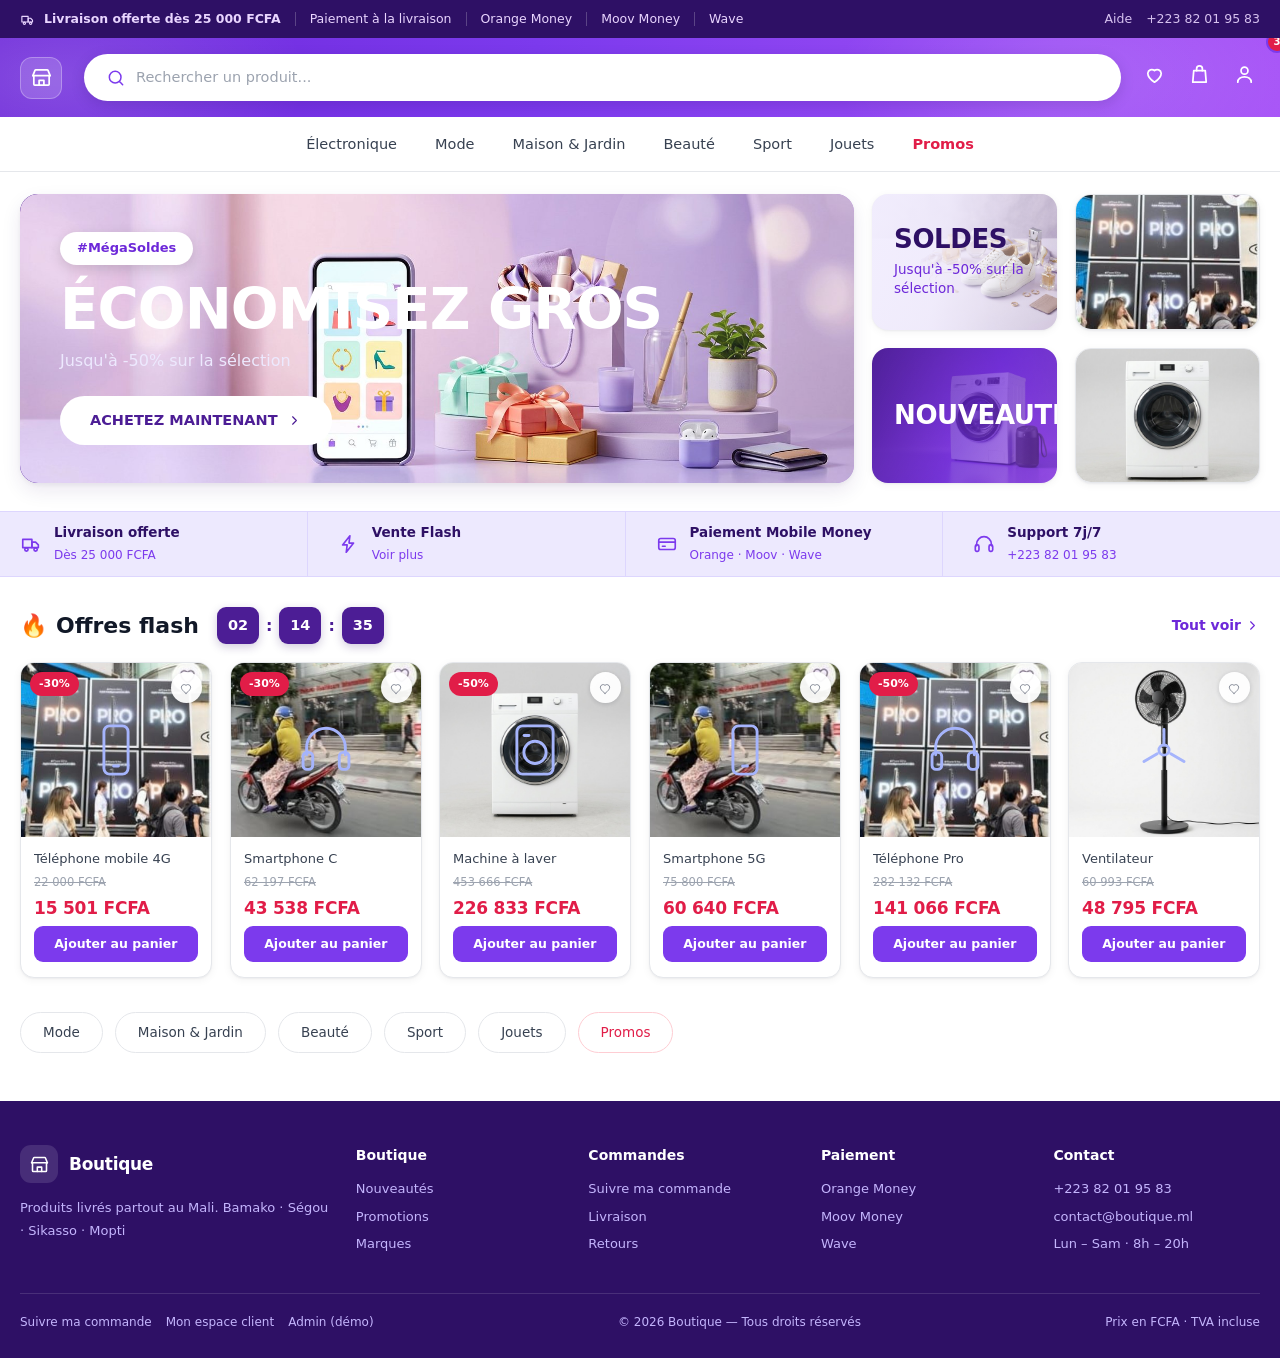
<file: index.html>
<!DOCTYPE html>
<html lang="fr">
<head>
<meta charset="UTF-8">
<meta name="viewport" content="width=device-width, initial-scale=1">
<title>Boutique en ligne — Accueil</title>
<meta name="description" content="Boutique en ligne — offres flash, livraison offerte, paiement Mobile Money.">
<style>
/* =========================================================================
   PAGE E-COMMERCE — ACCUEIL
   Reproduction des maquettes img/demo/ (applications e-commerce)

   ▸ Mêmes couleurs, même structure, même sobriété.
   ▸ Ajouts : finitions premium (ombres, easings) + animations.
   ▸ Fichier autonome : aucune image externe, aucun framework.
   ▸ Toutes les animations se coupent si le système demande
     « réduire les animations » (prefers-reduced-motion).

   Pour mettre une vraie photo produit, remplace dans une carte :
       <div class="thumb" style="background-image:url('...')"> … </div>
   par :
       <img class="thumb" src="photos/produit.jpg" alt="Produit">
   ========================================================================= */

:root{
  /* ── Palette — inchangée ─────────────────────────────────────────── */
  --violet-900:#2e1065;
  --violet-800:#4c1d95;
  --violet-700:#6d28d9;
  --violet-600:#7c3aed;
  --violet-500:#8b5cf6;
  --violet-400:#a855f7;
  --lav-1:#f5f3ff;
  --lav-2:#ede9fe;
  --pink:#e11d48;
  --ink:#111827;
  --grey:#6b7280;
  --line:#e5e7eb;
  --white:#fff;
  --radius:14px;

  /* ── Finitions (ombres douces, mouvements) ───────────────────────── */
  --shadow:0 1px 2px rgba(16,24,40,.05), 0 2px 8px rgba(16,24,40,.05);
  --shadow-md:0 2px 4px rgba(16,24,40,.05), 0 8px 20px rgba(46,16,101,.09);
  --shadow-lg:0 4px 10px rgba(16,24,40,.06), 0 18px 44px rgba(76,29,149,.18);
  --ring:0 0 0 4px rgba(139,92,246,.18);
  --ease:cubic-bezier(.22,.61,.36,1);
  --ease-out:cubic-bezier(.16,1,.3,1);
  --t:.28s var(--ease);
  --t-slow:.5s var(--ease-out);
}

*{margin:0;padding:0;box-sizing:border-box}
html{-webkit-text-size-adjust:100%;scroll-behavior:smooth}
body{
  font-family:'Poppins','Segoe UI',system-ui,-apple-system,sans-serif;
  color:var(--ink);
  background:#fff;
  line-height:1.45;
  -webkit-font-smoothing:antialiased;
  overflow-x:hidden;
}
img{max-width:100%;display:block}
a{color:inherit;text-decoration:none}
button{font:inherit;cursor:pointer;border:0;background:none}
.wrap{max-width:1400px;margin:0 auto;padding:0 20px}

/* Barre de progression de lecture (fine, en haut) -------------------------- */
#progress{
  position:fixed;top:0;left:0;height:2px;width:100%;z-index:99;
  background:linear-gradient(90deg,var(--violet-700),var(--violet-400),var(--pink));
  transform:scaleX(0);transform-origin:0 50%;
  transition:transform .1s linear;
}

/* Icônes SVG -------------------------------------------------------------- */
.ic{width:20px;height:20px;stroke:currentColor;fill:none;stroke-width:1.8;
    stroke-linecap:round;stroke-linejoin:round;flex:none;transition:transform var(--t)}
.ic-sm{width:15px;height:15px}

/* Focus clavier visible partout -------------------------------------------- */
:focus-visible{outline:2px solid var(--violet-600);outline-offset:3px;border-radius:6px}

/* ═══════════════════════════ 1. Bandeau promo ═══════════════════════════ */
.topbar{background:var(--violet-900);color:#e9d5ff;font-size:12.5px;position:relative;z-index:3}
.topbar .wrap{display:flex;align-items:center;gap:0;min-height:38px;flex-wrap:wrap}
.topbar b{font-weight:600}
.topbar .sep{width:1px;height:14px;background:rgba(255,255,255,.22);margin:0 14px}
.topbar .push{margin-left:auto;display:flex;align-items:center;gap:14px;padding:6px 0}
.topbar .push a{opacity:.9;transition:opacity var(--t)}
.topbar .push a:hover{opacity:1;text-decoration:underline}
.topbar .ic-sm{animation:drive 4.5s var(--ease) infinite}
@keyframes drive{
  0%,70%,100%{transform:translateX(0)}
  78%{transform:translateX(3px)}
  86%{transform:translateX(0)}
}

/* ═══════════════════════════════ 2. Header ═════════════════════════════ */
.header{
  color:#fff;position:relative;overflow:hidden;
  background:linear-gradient(90deg,var(--violet-700) 0%,var(--violet-600) 42%,var(--violet-400) 100%);
}
/* halo animé très léger — mêmes teintes, juste plus vivant */
.header::before{
  content:"";position:absolute;inset:-40% -10%;pointer-events:none;
  background:
    radial-gradient(420px 200px at 12% 50%,rgba(255,255,255,.16),transparent 60%),
    radial-gradient(380px 190px at 78% 50%,rgba(255,255,255,.13),transparent 62%);
  animation:aura 14s var(--ease) infinite alternate;
}
@keyframes aura{
  from{transform:translate3d(-3%,0,0) scale(1)}
  to{transform:translate3d(3%,0,0) scale(1.06)}
}
.header .wrap{display:flex;align-items:center;gap:22px;padding-top:16px;padding-bottom:16px;position:relative;z-index:1}

.brand{display:flex;align-items:center;gap:10px;flex:none}
.brand .mark{
  width:42px;height:42px;border-radius:12px;display:grid;place-items:center;
  background:rgba(255,255,255,.16);border:1px solid rgba(255,255,255,.28);
  transition:transform var(--t),background var(--t);
}
.brand .mark .ic{width:23px;height:23px}
.brand:hover .mark{transform:rotate(-6deg) scale(1.06);background:rgba(255,255,255,.24)}

.search{
  flex:1;display:flex;align-items:center;gap:10px;background:#fff;
  border-radius:999px;padding:13px 22px;color:var(--grey);min-width:0;
  box-shadow:0 4px 14px rgba(46,16,101,.18);
  transition:box-shadow var(--t),transform var(--t);
}
.search:focus-within{box-shadow:var(--ring),0 6px 22px rgba(46,16,101,.24);transform:translateY(-1px)}
.search .ic{color:var(--violet-600)}
.search:focus-within .ic{transform:scale(1.12)}
.search input{
  flex:1;border:0;outline:0;font:inherit;font-size:14.5px;color:var(--ink);
  background:transparent;min-width:0;
}
.search input::placeholder{color:#9ca3af;transition:opacity var(--t)}
.search:focus-within input::placeholder{opacity:.55}

.hactions{display:flex;align-items:center;gap:22px;flex:none}
.hactions button{color:#fff;position:relative;display:grid;place-items:center;opacity:.95;transition:transform var(--t),opacity var(--t)}
.hactions button:hover{opacity:1;transform:translateY(-2px)}
.hactions button:active{transform:translateY(0) scale(.94)}
.hactions .ic{width:23px;height:23px}
.dot{
  position:absolute;top:-5px;right:-6px;background:var(--pink);color:#fff;
  font-size:10px;font-weight:700;min-width:18px;height:18px;border-radius:999px;
  display:grid;place-items:center;padding:0 5px;box-shadow:0 0 0 2px var(--violet-600);
  animation:pop .6s var(--ease-out) .5s backwards, beat 2.6s var(--ease) 1.2s infinite;
}
@keyframes pop{from{transform:scale(0);opacity:0}to{transform:scale(1);opacity:1}}
@keyframes beat{
  0%,88%,100%{transform:scale(1)}
  92%{transform:scale(1.22)}
  96%{transform:scale(1)}
}

/* ═════════════════════════════════ 3. Nav ══════════════════════════════ */
.nav{border-bottom:1px solid var(--line);background:#fff;position:sticky;top:0;z-index:20;
     transition:box-shadow var(--t)}
html.scrolled .nav{box-shadow:0 6px 20px rgba(46,16,101,.07)}
.nav .wrap{display:flex;align-items:center;justify-content:center;gap:38px;min-height:54px;overflow-x:auto;scrollbar-width:none}
.nav .wrap::-webkit-scrollbar{display:none}
.nav a{
  font-size:14.5px;font-weight:500;color:#374151;white-space:nowrap;padding:6px 0;
  position:relative;transition:color var(--t);
}
.nav a::after{
  content:"";position:absolute;left:0;right:0;bottom:-1px;height:2px;border-radius:2px;
  background:currentColor;transform:scaleX(0);transform-origin:50% 50%;
  transition:transform var(--t-slow);
}
.nav a:hover{color:var(--violet-600)}
.nav a:hover::after{transform:scaleX(1)}
.nav a.hot{color:var(--pink);font-weight:600}
.nav a.hot:hover{color:var(--pink)}

/* ═════════════════════════════════ 4. Hero ═════════════════════════════ */
.hero{padding:22px 0 6px}
.hero .wrap{display:grid;grid-template-columns:2.15fr 1fr;gap:18px}

.banner{
  position:relative;border-radius:18px;overflow:hidden;padding:38px 40px;
  color:#fff;display:flex;flex-direction:column;justify-content:center;min-height:288px;
  box-shadow:var(--shadow-md);
  /* Image de fond + voile violet (le texte reste lisible).
     Pour changer d'image : img/shop/hero-bg.jpg */
  background:
    linear-gradient(105deg,var(--violet-800) 0%,rgba(109,40,217,.88) 34%,rgba(168,85,247,.55) 68%,rgba(168,85,247,.22) 100%),
    var(--violet-800) url("img/shop/hero-bg.jpg") center/cover no-repeat;
}
/* léger zoom lent sur la photo (effet « ken burns ») */
.banner::before{
  content:"";position:absolute;inset:0;border-radius:inherit;
  background:url("img/shop/hero-bg.jpg") right center/cover no-repeat;
  animation:kenburns 22s var(--ease) infinite alternate;
  transition:opacity var(--t);
}
.banner::after{
  content:"";position:absolute;right:-90px;top:-90px;width:340px;height:340px;
  border-radius:50%;background:rgba(255,255,255,.08);
  animation:orb 12s var(--ease) infinite alternate;
}
@keyframes kenburns{
  from{transform:scale(1) translateX(0)}
  to{transform:scale(1.07) translateX(-1.5%)}
}
@keyframes orb{
  from{transform:translate3d(0,0,0) scale(1);opacity:.8}
  to{transform:translate3d(-26px,18px,0) scale(1.16);opacity:1}
}
.banner > *{position:relative;z-index:1}

.pill{
  display:inline-block;background:#fff;color:var(--violet-700);font-weight:700;
  font-size:13px;padding:7px 17px;border-radius:999px;align-self:flex-start;
  box-shadow:0 4px 14px rgba(0,0,0,.14);
}
.banner h1{font-size:clamp(30px,4.4vw,57px);line-height:1.03;font-weight:800;
           letter-spacing:-1px;margin:16px 0 10px}
.banner .sub{font-size:16px;color:#ede9fe;margin-bottom:24px}
.btn{
  display:inline-flex;align-items:center;gap:9px;background:#fff;color:var(--violet-800);
  font-weight:700;font-size:14.5px;padding:14px 30px;border-radius:999px;
  align-self:flex-start;position:relative;overflow:hidden;
  transition:transform var(--t),box-shadow var(--t);
}
.btn:hover{transform:translateY(-2px);box-shadow:0 12px 30px rgba(0,0,0,.24)}
.btn:active{transform:translateY(0)}
.btn:hover .ic{transform:translateX(3px)}
/* reflet qui balaie le bouton */
.btn::after{
  content:"";position:absolute;top:0;bottom:0;width:45%;left:-60%;
  background:linear-gradient(100deg,transparent,rgba(255,255,255,.85),transparent);
  transform:skewX(-18deg);pointer-events:none;
}
.btn:hover::after{animation:shine .85s var(--ease)}
@keyframes shine{to{left:130%}}

/* Apparition en cascade au chargement */
.rise{animation:rise .75s var(--ease-out) backwards}
@keyframes rise{from{opacity:0;transform:translateY(16px)}to{opacity:1;transform:none}}

.promos{display:grid;grid-template-columns:1fr 1fr;grid-template-rows:1fr 1fr;gap:18px}
.promo{
  border-radius:16px;padding:22px;display:flex;flex-direction:column;justify-content:center;
  min-height:0;position:relative;overflow:hidden;box-shadow:var(--shadow);
  transition:transform var(--t),box-shadow var(--t);
}
.promo:hover{transform:translateY(-3px);box-shadow:var(--shadow-md)}
.promo h2{font-size:26px;font-weight:800;letter-spacing:-.4px;line-height:1.1}
.promo p{font-size:13.5px;margin-top:6px}

.promo.light{
  color:var(--violet-900);
  /* Image de fond + voile lavande */
  background:
    linear-gradient(100deg,rgba(242,238,254,.97) 0%,rgba(242,238,254,.86) 38%,rgba(242,238,254,.42) 68%,rgba(242,238,254,.06) 100%),
    var(--lav-2) url("img/shop/soldes-bg.jpg") right center/cover no-repeat;
}
.promo.light p{color:#6d28d9}
.promo.solid{
  color:#fff;
  background:
    linear-gradient(115deg,rgba(76,29,149,.93) 0%,rgba(109,40,217,.72) 55%,rgba(168,85,247,.5) 100%),
    var(--violet-800) url("img/shop/nouveautes-bg.jpg") right center/cover no-repeat;
}
/* les 2 bannières image : léger zoom au survol */
.promo.img{padding:0;background:#fff;border:1px solid var(--line);align-items:center}
.promo.img .tile{
  width:100%;height:100%;display:grid;place-items:center;color:#c7d2fe;
  background:var(--lav-1) url("img/shop/tile-1.jpg") center/cover no-repeat;
  transition:transform var(--t-slow);
}
.promo.img:hover .tile{transform:scale(1.06)}
.promo.img .tile .ic{width:74px;height:74px;stroke-width:1.1;opacity:0}

/* ═══════════════════════ 5. Bandeau de confiance ═══════════════════════ */
.trust{background:var(--lav-2);border-top:1px solid #ddd6fe;border-bottom:1px solid #ddd6fe;margin-top:22px}
.trust .wrap{display:flex;align-items:stretch;min-height:64px;overflow-x:auto;scrollbar-width:none}
.trust .wrap::-webkit-scrollbar{display:none}
.trust .item{display:flex;align-items:center;gap:12px;padding:0 30px;flex:1;white-space:nowrap;
             transition:background var(--t)}
.trust .item:first-child{padding-left:0}
.trust .item + .item{border-left:1px solid #ddd6fe}
.trust .ic{color:var(--violet-600);width:22px;height:22px}
.trust .item:hover .ic{transform:translateY(-3px) scale(1.1)}
.trust b{display:block;font-size:13.5px;font-weight:600;color:var(--violet-900)}
.trust span{font-size:12px;color:#7c3aed}

/* ═══════════════════════ 6. En-tête de section ═════════════════════════ */
.sec{padding:30px 0 8px}
.sec-head{display:flex;align-items:center;gap:18px;margin-bottom:18px}
.sec-head h2{font-size:22px;font-weight:700;display:flex;align-items:center;gap:9px}
.sec-head h2 span{display:inline-block;animation:flicker 3.4s var(--ease) infinite}
@keyframes flicker{
  0%,100%{transform:scale(1) rotate(0)}
  45%{transform:scale(1.14) rotate(-6deg)}
  60%{transform:scale(1) rotate(0)}
}

.count{display:flex;gap:7px;align-items:center}
.count b{
  background:var(--violet-800);color:#fff;font-size:14.5px;font-weight:700;
  min-width:42px;padding:8px 0;border-radius:9px;display:grid;place-items:center;
  font-variant-numeric:tabular-nums;box-shadow:0 3px 10px rgba(46,16,101,.22);
  transition:transform .18s var(--ease),background .18s var(--ease);
}
.count b:not(.idle){animation:flip .38s var(--ease)}
@keyframes flip{
  0%{transform:translateY(0)}
  45%{transform:translateY(-5px) scale(1.06);background:var(--violet-600)}
  100%{transform:translateY(0)}
}
.count i{color:var(--violet-800);font-style:normal;font-weight:700;
         animation:blink 1s var(--ease) infinite}
@keyframes blink{0%,100%{opacity:1}50%{opacity:.35}}

.sec-head .more{
  margin-left:auto;font-size:14px;font-weight:600;color:var(--violet-700);
  display:inline-flex;align-items:center;gap:4px;transition:color var(--t),gap var(--t);
}
.sec-head .more:hover{color:var(--violet-900);gap:9px}

/* ═══════════════════════════════ 7. Produits ═══════════════════════════ */
.grid{display:grid;grid-template-columns:repeat(6,1fr);gap:18px}
.card{
  position:relative;background:#fff;border:1px solid var(--line);border-radius:var(--radius);
  overflow:hidden;box-shadow:var(--shadow);display:flex;flex-direction:column;
  transition:transform var(--t),box-shadow var(--t),border-color var(--t);
  will-change:transform;
}
.card::after{
  content:"";position:absolute;inset:0;border-radius:inherit;pointer-events:none;
  background:linear-gradient(180deg,rgba(139,92,246,.07),transparent 42%);
  opacity:0;transition:opacity var(--t);
}
.card:hover{transform:translateY(-7px);box-shadow:var(--shadow-lg);border-color:#ddd6fe}
.card:hover::after{opacity:1}

.thumb{
  position:relative;width:100%;aspect-ratio:1/.92;display:grid;place-items:center;
  background:var(--lav-1);color:#a5b4fc;overflow:hidden;
  transition:transform var(--t-slow);
}
/* Image de fond propre à chaque produit (style en ligne sur chaque carte) */
.thumb[style]{background-size:cover;background-position:center}
.thumb .ic{width:58px;height:58px;stroke-width:1.2}
.card:hover .thumb{transform:scale(1.05)}
img.thumb{object-fit:cover;background:var(--lav-1);color:transparent}

.fav{
  position:absolute;top:9px;right:9px;width:31px;height:31px;border-radius:50%;
  background:rgba(255,255,255,.94);display:grid;place-items:center;color:var(--grey);
  box-shadow:0 1px 4px rgba(16,24,40,.16);z-index:2;
  transition:color var(--t),transform var(--t),background var(--t);
}
.fav:hover{color:var(--pink);transform:scale(1.14)}
.fav:active{transform:scale(.9)}
.fav .ic{width:16px;height:16px}
.fav.on{color:var(--pink);animation:bump .45s var(--ease-out)}
.fav.on .ic{fill:currentColor}
@keyframes bump{
  0%{transform:scale(1)}
  35%{transform:scale(1.32)}
  60%{transform:scale(.92)}
  100%{transform:scale(1)}
}

.off{
  position:absolute;top:9px;left:9px;background:var(--pink);color:#fff;z-index:2;
  font-size:11px;font-weight:700;padding:4px 9px;border-radius:999px;
  animation:glow 2.8s var(--ease) infinite;
}
@keyframes glow{
  0%,72%,100%{box-shadow:0 0 0 0 rgba(225,29,72,0)}
  80%{box-shadow:0 0 0 6px rgba(225,29,72,.16)}
}

.card .body{padding:13px 13px 15px;display:flex;flex-direction:column;gap:5px;flex:1}
.card .name{font-size:13px;font-weight:500;color:#374151;white-space:nowrap;
            overflow:hidden;text-overflow:ellipsis;transition:color var(--t)}
.card:hover .name{color:var(--violet-800)}
.card .was{font-size:11.5px;color:#9ca3af;text-decoration:line-through}
.card .price{font-size:17px;font-weight:800;color:var(--pink);letter-spacing:-.2px;
             transition:transform var(--t)}
.card:hover .price{transform:translateX(2px)}
.card .add{
  margin-top:auto;background:var(--violet-600);color:#fff;font-size:12.5px;font-weight:600;
  padding:9px;border-radius:9px;text-align:center;position:relative;overflow:hidden;
  transition:background var(--t),box-shadow var(--t),transform var(--t);
}
.card .add:hover{background:var(--violet-700);box-shadow:0 8px 18px rgba(109,40,217,.3)}
.card .add:active{transform:scale(.97)}
.card .add::after{
  content:"";position:absolute;top:0;bottom:0;width:50%;left:-70%;
  background:linear-gradient(100deg,transparent,rgba(255,255,255,.5),transparent);
  transform:skewX(-18deg);pointer-events:none;
}
.card .add:hover::after{animation:shine .8s var(--ease)}

/* ═════════════════════════════ 8. Catégories ═══════════════════════════ */
.cats{display:flex;flex-wrap:wrap;gap:12px;padding:26px 0 10px}
.cat{
  border:1px solid var(--line);border-radius:999px;padding:10px 22px;font-size:13.5px;
  font-weight:500;color:#374151;background:#fff;
  transition:border-color var(--t),color var(--t),background var(--t),
             transform var(--t),box-shadow var(--t);
}
.cat:hover{border-color:var(--violet-500);color:var(--violet-700);background:var(--lav-1);
           transform:translateY(-3px);box-shadow:0 8px 18px rgba(109,40,217,.13)}
.cat:active{transform:translateY(-1px) scale(.98)}
.cat.hot{color:var(--pink);border-color:#fecdd3}
.cat.hot:hover{background:#fff1f2;border-color:var(--pink);box-shadow:0 8px 18px rgba(225,29,72,.14)}

/* ════════════════════════════════ 9. Footer ════════════════════════════ */
.footer{background:var(--violet-900);color:#c4b5fd;margin-top:38px;padding:44px 0 26px;font-size:13px}
.footer .cols{display:grid;grid-template-columns:1.5fr 1fr 1fr 1fr 1fr;gap:26px}
.footer h3{color:#fff;font-size:14px;font-weight:700;margin-bottom:14px}
.footer li{list-style:none;margin-bottom:9px}
.footer a{transition:color var(--t),padding-left var(--t);display:inline-block}
.footer a:hover{color:#fff;padding-left:4px}
.footer .brandline{display:flex;align-items:center;gap:11px;margin-bottom:14px}
.footer .brandline .mark{
  width:38px;height:38px;border-radius:11px;background:rgba(255,255,255,.12);
  display:grid;place-items:center;transition:transform var(--t),background var(--t);
}
.footer .brandline:hover .mark{transform:rotate(-6deg);background:rgba(255,255,255,.2)}
.footer .brandline .mark .ic{width:21px;height:21px;color:#fff}
.footer .brandline b{color:#fff;font-size:17px;font-weight:800;letter-spacing:-.3px}
.footer .bot{
  border-top:1px solid rgba(255,255,255,.13);margin-top:30px;padding-top:20px;
  display:flex;justify-content:space-between;gap:14px;flex-wrap:wrap;font-size:12px;
}

/* ══════════════════════ 10. Apparition au défilement ═══════════════════ */
.rv{opacity:0;transform:translateY(20px);transition:opacity .6s var(--ease-out),transform .6s var(--ease-out)}
.rv.in{opacity:1;transform:none}

/* ═══════════════════════════ 11. Responsive ════════════════════════════ */
@media(max-width:1180px){
  .grid{grid-template-columns:repeat(3,1fr)}
  .footer .cols{grid-template-columns:1fr 1fr 1fr}
}
@media(max-width:900px){
  .hero .wrap{grid-template-columns:1fr}
  .banner{padding:30px 26px;min-height:0}
  .header .wrap{flex-wrap:wrap;gap:14px}
  .search{order:3;flex-basis:100%}
  .hactions{margin-left:auto}
  .nav{position:static}
  .nav .wrap{justify-content:flex-start;gap:24px;padding:0 20px}
  .trust .wrap{gap:8px}
  .trust .item{padding:12px 18px;flex:none}
}
@media(max-width:640px){
  .grid{grid-template-columns:repeat(2,1fr);gap:12px}
  .promos{grid-template-columns:1fr;grid-template-rows:auto}
  .promo.img{display:none}
  .topbar{font-size:11.5px}
  .topbar .item-x{display:none}
  .sec-head{flex-wrap:wrap;gap:12px}
  .footer .cols{grid-template-columns:1fr 1fr}
  .banner{background:
    linear-gradient(160deg,rgba(76,29,149,.95) 0%,rgba(109,40,217,.86) 60%,rgba(168,85,247,.7) 100%),
    var(--violet-800) url("img/shop/hero-bg.jpg") center/cover no-repeat;}
  .banner::before{animation:none}
  .promo.light{background:
    linear-gradient(120deg,rgba(242,238,254,.97) 0%,rgba(242,238,254,.9) 55%,rgba(242,238,254,.75) 100%),
    var(--lav-2) url("img/shop/soldes-bg.jpg") right center/cover no-repeat;}
  .promo.solid{background:
    linear-gradient(120deg,rgba(76,29,149,.95) 0%,rgba(109,40,217,.85) 55%,rgba(168,85,247,.72) 100%),
    var(--violet-800) url("img/shop/nouveautes-bg.jpg") right center/cover no-repeat;}
}

/* ═════════════ 12. Recherche — modale animée et responsive ═════════════
   Le champ du haut ouvre un panneau de recherche : centré sur ordinateur,
   plein écran sur téléphone. Mêmes couleurs, mêmes ombres que la page.    */
.sm{position:fixed;inset:0;z-index:120;display:flex;justify-content:center;align-items:flex-start}
.sm[hidden]{display:none}
html.sm-open,html.sm-open body{overflow:hidden}

.sm-veil{
  position:absolute;inset:0;background:rgba(46,16,101,.42);
  -webkit-backdrop-filter:blur(7px) saturate(1.1);backdrop-filter:blur(7px) saturate(1.1);
  opacity:0;transition:opacity .32s var(--ease);
}
.sm.on .sm-veil{opacity:1}

.sm-pan{
  position:relative;width:min(760px,calc(100% - 40px));margin-top:9vh;max-height:78vh;
  display:flex;flex-direction:column;overflow:hidden;background:#fff;
  border-radius:22px;box-shadow:var(--shadow-lg),0 0 0 1px var(--line);
  opacity:0;transform:translateY(26px) scale(.97);
  transition:opacity .34s var(--ease-out),transform .46s var(--ease-out);
}
.sm.on .sm-pan{opacity:1;transform:none}
.sm-pan::before{
  content:"";position:absolute;top:0;left:0;right:0;height:3px;z-index:3;
  background:linear-gradient(90deg,var(--violet-800),var(--violet-500) 55%,var(--pink));
}

.sm-bar{
  flex:none;display:flex;align-items:center;gap:12px;background:#fff;
  padding:16px 16px 14px 20px;border-bottom:1px solid var(--line);
}
.sm-bar > .ic{width:22px;height:22px;color:var(--violet-600)}
.sm-bar input{
  flex:1;min-width:0;border:0;outline:0;background:transparent;font:inherit;
  font-size:16.5px;color:var(--ink);transition:color var(--t);
}
.sm-bar input::placeholder{color:#9ca3af}
.sm-x{
  flex:none;width:38px;height:38px;border-radius:12px;display:grid;place-items:center;
  color:var(--grey);transition:background var(--t),color var(--t),transform var(--t);
}
.sm-x .ic{width:17px;height:17px;color:currentColor}
.sm-x:hover{background:var(--lav-1);color:var(--violet-700);transform:rotate(90deg)}

.sm-body{
  flex:1 1 auto;min-height:0;
  padding:18px 20px 8px;overflow:auto;overscroll-behavior:contain;
  scrollbar-width:thin;scrollbar-color:var(--lav-2) transparent;
}
.sm-body::-webkit-scrollbar{width:10px}
.sm-body::-webkit-scrollbar-thumb{background:var(--lav-2);border:3px solid #fff;border-radius:999px}
.sm-h{
  font-size:11px;font-weight:700;letter-spacing:.09em;text-transform:uppercase;
  color:var(--grey);margin-bottom:12px;
}
.sm-sec + .sm-sec{margin-top:24px}

.chips{display:flex;flex-wrap:wrap;gap:9px}
.pop{
  border:1px solid var(--line);background:#fff;border-radius:999px;padding:9px 16px;
  font-size:13.5px;font-weight:500;color:#374151;
  transition:border-color var(--t),color var(--t),background var(--t),
             transform var(--t),box-shadow var(--t);
}
.pop:hover{border-color:var(--violet-500);color:var(--violet-700);background:var(--lav-1);
           transform:translateY(-2px);box-shadow:0 8px 18px rgba(109,40,217,.13)}
.pop:active{transform:translateY(0) scale(.97)}

.sm-list{display:flex;flex-direction:column;gap:4px}
.row{
  display:flex;align-items:center;gap:13px;width:100%;text-align:left;color:inherit;
  padding:9px 11px;border-radius:14px;transition:background var(--t),transform var(--t);
}
.row:hover{background:var(--lav-1);transform:translateX(3px)}
.row .th{
  flex:none;width:46px;height:46px;border-radius:12px;
  background:var(--lav-1) center/cover no-repeat;box-shadow:inset 0 0 0 1px var(--line);
}
.row .tx{flex:1;min-width:0}
.row .nm{
  display:block;font-size:14px;font-weight:500;color:#374151;
  white-space:nowrap;overflow:hidden;text-overflow:ellipsis;
}
.row .mt{display:block;font-size:11.5px;color:var(--grey);margin-top:2px}
.row .mt s{color:#9ca3af}
.row .bg{
  display:inline-block;vertical-align:1px;background:var(--pink);color:#fff;
  font-size:10.5px;font-weight:700;padding:2px 7px;border-radius:999px;margin-right:6px;
}
.row .pr{flex:none;font-size:14.5px;font-weight:800;color:var(--pink);letter-spacing:-.2px}
.row > .ic{flex:none;width:16px;height:16px;color:var(--violet-500);opacity:.65}
.row:hover > .ic{transform:translateX(3px);opacity:1}
.row mark{background:var(--lav-2);color:var(--violet-800);border-radius:5px;padding:0 3px}

.sm-empty{padding:26px 8px 34px;text-align:center;color:var(--grey);font-size:14px}
.sm-empty .ic{width:34px;height:34px;color:var(--violet-400);stroke-width:1.4;margin:0 auto 12px}
.sm-empty b{color:var(--ink);font-weight:600}
.sm-empty span{display:block;margin-top:7px;font-size:12.5px}

.sm-foot{
  flex:none;display:flex;flex-wrap:wrap;align-items:center;justify-content:space-between;
  gap:10px;padding:11px 20px;border-top:1px solid var(--line);background:var(--lav-1);
  font-size:12px;color:var(--grey);
}
.sm-foot .k{display:inline-flex;align-items:center;gap:6px}
.sm-foot i{
  font-style:normal;background:#fff;border:1px solid var(--line);border-radius:6px;
  padding:2px 7px;font-size:11px;font-weight:600;color:#374151;box-shadow:var(--shadow);
}

/* Entrée animée du contenu (cascade douce) */
.sm.on .sm-bar{animation:rise .45s var(--ease-out) both}
.sm.on .sm-sec{animation:rise .5s var(--ease-out) both}
.sm.on .sm-sec:nth-of-type(2){animation-delay:.07s}
.sm.on .sm-list .row{animation:rise .4s var(--ease-out) both}

/* Carte mise en avant quand on ouvre un résultat */
.card.flash{box-shadow:var(--ring),var(--shadow-lg);border-color:var(--violet-500)}

@media(max-width:640px){
  .sm-pan{width:100%;margin-top:0;height:100%;max-height:100%;border-radius:0;box-shadow:none}
  .sm-bar{padding:calc(12px + env(safe-area-inset-top)) 12px 12px 16px}
  .sm-bar input{font-size:16px}
  .sm-body{padding:16px 16px 6px}
  .sm-foot{padding:11px 16px calc(11px + env(safe-area-inset-bottom))}
  .row .th{width:42px;height:42px}
  .sm-h{margin-bottom:10px}
}

/* ═════════════ 13. Respect de « réduire les animations » ═══════════════ */
@media(prefers-reduced-motion:reduce){
  *,*::before,*::after{
    animation-duration:.001ms !important;animation-iteration-count:1 !important;
    transition-duration:.001ms !important;scroll-behavior:auto !important;
  }
  .rv{opacity:1;transform:none}
  #progress{display:none}
}
</style>
</head>
<body>

<div id="progress" aria-hidden="true"></div>

<!-- ══════════════════ Icônes (SVG en ligne, réutilisables) ══════════════════ -->
<svg width="0" height="0" style="position:absolute" aria-hidden="true">
  <symbol id="i-store" viewBox="0 0 24 24"><path d="M4 10v9a1 1 0 0 0 1 1h14a1 1 0 0 0 1-1v-9"/><path d="M3 10 5.2 4.6A1 1 0 0 1 6.1 4h11.8a1 1 0 0 1 .9.6L21 10"/><path d="M3 10h18"/><path d="M9.5 20v-5h5v5"/></symbol>
  <symbol id="i-search" viewBox="0 0 24 24"><circle cx="11" cy="11" r="7"/><path d="m20 20-3.5-3.5"/></symbol>
  <symbol id="i-heart" viewBox="0 0 24 24"><path d="M12 20s-7-4.4-7-9.3A4.2 4.2 0 0 1 12 8a4.2 4.2 0 0 1 7 2.7C19 15.6 12 20 12 20Z"/></symbol>
  <symbol id="i-bag" viewBox="0 0 24 24"><path d="M6 8h12l1 12H5L6 8Z"/><path d="M9 8V6a3 3 0 0 1 6 0v2"/></symbol>
  <symbol id="i-user" viewBox="0 0 24 24"><circle cx="12" cy="8" r="3.6"/><path d="M5 20c0-3.4 3.1-5.6 7-5.6s7 2.2 7 5.6"/></symbol>
  <symbol id="i-truck" viewBox="0 0 24 24"><path d="M3 7h10v9H3z"/><path d="M13 10h4l3 3v3h-7z"/><circle cx="7" cy="18" r="1.8"/><circle cx="17" cy="18" r="1.8"/></symbol>
  <symbol id="i-bolt" viewBox="0 0 24 24"><path d="M13 3 5 13h5l-1 8 8-10h-5l1-8Z"/></symbol>
  <symbol id="i-card" viewBox="0 0 24 24"><rect x="3" y="6" width="18" height="12" rx="2.2"/><path d="M3 10h18"/><path d="M7 14.5h3"/></symbol>
  <symbol id="i-headset" viewBox="0 0 24 24"><path d="M4 14v-2a8 8 0 0 1 16 0v2"/><rect x="2.5" y="13" width="4" height="7" rx="1.6"/><rect x="17.5" y="13" width="4" height="7" rx="1.6"/></symbol>
  <symbol id="i-chevron" viewBox="0 0 24 24"><path d="m9 6 6 6-6 6"/></symbol>
  <symbol id="i-phone" viewBox="0 0 24 24"><rect x="7" y="2" width="10" height="20" rx="2.4"/><path d="M11 18.6h2"/></symbol>
  <symbol id="i-washer" viewBox="0 0 24 24"><rect x="4.5" y="2" width="15" height="20" rx="2.4"/><circle cx="12" cy="13" r="4.6"/><path d="M7.5 6h2"/></symbol>
  <symbol id="i-watch" viewBox="0 0 24 24"><circle cx="12" cy="12" r="5.2"/><path d="M9.3 7.3 9.8 2h4.4l.5 5.3M9.3 16.7 9.8 22h4.4l.5-5.3"/></symbol>
  <symbol id="i-phones" viewBox="0 0 24 24"><path d="M4 14v-3a8 8 0 0 1 16 0v3"/><rect x="2.5" y="13" width="4" height="7" rx="1.6"/><rect x="17.5" y="13" width="4" height="7" rx="1.6"/></symbol>
  <symbol id="i-speaker" viewBox="0 0 24 24"><rect x="6" y="2" width="12" height="20" rx="2.6"/><circle cx="12" cy="15" r="3.6"/><circle cx="12" cy="7" r="1.9"/></symbol>
  <symbol id="i-fan" viewBox="0 0 24 24"><circle cx="12" cy="12" r="2.1"/><path d="M12 9.9V3.5M14.8 13.6l5.5 3.2M9.2 13.6l-5.5 3.2"/></symbol>
  <symbol id="i-close" viewBox="0 0 24 24"><path d="m6 6 12 12"/><path d="m18 6-12 12"/></symbol>
</svg>

<!-- ══════════════════════════════ Bandeau promo ══════════════════════════ -->
<div class="topbar">
  <div class="wrap">
    <div style="display:flex;align-items:center;gap:9px;padding:8px 0">
      <svg class="ic ic-sm" aria-hidden="true"><use href="#i-truck"/></svg>
      <b>Livraison offerte dès 25 000 FCFA</b>
    </div>
    <span class="sep item-x"></span><span class="item-x">Paiement à la livraison</span>
    <span class="sep item-x"></span><span class="item-x">Orange Money</span>
    <span class="sep item-x"></span><span class="item-x">Moov Money</span>
    <span class="sep item-x"></span><span class="item-x">Wave</span>
    <div class="push">
      <a href="#aide">Aide</a>
      <a href="tel:+22382019583">+223 82 01 95 83</a>
    </div>
  </div>
</div>

<!-- ═══════════════════════════════ Header ═══════════════════════════════ -->
<header class="header">
  <div class="wrap">
    <a class="brand" href="index.html" aria-label="Accueil de la boutique">
      <span class="mark"><svg class="ic" aria-hidden="true"><use href="#i-store"/></svg></span>
    </a>

    <form class="search" role="search" onsubmit="return false">
      <svg class="ic" aria-hidden="true"><use href="#i-search"/></svg>
      <input type="search" placeholder="Rechercher un produit..." aria-label="Rechercher un produit">
    </form>

    <div class="hactions">
      <a class="acc" href="compte.html" aria-label="Mes favoris" data-fav-count><svg class="ic"><use href="#i-heart"/></svg></a>
      <a class="acc" href="panier.html" aria-label="Mon panier" data-bag>
        <svg class="ic"><use href="#i-bag"/></svg>
        <span class="dot">3</span>
      </a>
      <a class="acc" href="compte.html" aria-label="Mon espace client" data-user><svg class="ic"><use href="#i-user"/></svg><span class="nm" style="font-size:11px;font-weight:700;margin-left:4px"></span></a>
    </div>
  </div>
</header>

<!-- ════════════════════════════════ Nav ════════════════════════════════ -->
<nav class="nav" aria-label="Catégories principales">
  <div class="wrap">
    <a href="#electronique">Électronique</a>
    <a href="#mode">Mode</a>
    <a href="#maison">Maison &amp; Jardin</a>
    <a href="#beaute">Beauté</a>
    <a href="#sport">Sport</a>
    <a href="#jouets">Jouets</a>
    <a class="hot" href="produits.html?promo=1">Promos</a>
  </div>
</nav>

<!-- ════════════════════════════════ Hero ═══════════════════════════════ -->
<section class="hero">
  <div class="wrap">

    <div class="banner">
      <span class="pill rise" style="animation-delay:.05s">#MégaSoldes</span>
      <h1 class="rise" style="animation-delay:.12s">ÉCONOMISEZ
GROS</h1>
      <p class="sub rise" style="animation-delay:.2s">Jusqu'à -50% sur la sélection</p>
      <a class="btn rise" style="animation-delay:.28s" href="produits.html?promo=1">
        ACHETEZ MAINTENANT
        <svg class="ic ic-sm" aria-hidden="true"><use href="#i-chevron"/></svg>
      </a>
    </div>

    <div class="promos">
      <div class="promo light rise" style="animation-delay:.16s">
        <h2>SOLDES</h2>
        <p>Jusqu'à -50% sur la sélection</p>
      </div>
      <div class="promo img rise" style="animation-delay:.22s">
        <div class="tile"><svg class="ic"><use href="#i-watch"/></svg></div>
      </div>
      <div class="promo solid rise" style="animation-delay:.28s"><h2>NOUVEAUTÉS</h2></div>
      <div class="promo img rise" style="animation-delay:.34s">
        <div class="tile" style="background-image:url('img/shop/tile-washer.jpg')"><svg class="ic"><use href="#i-speaker"/></svg></div>
      </div>
    </div>

  </div>
</section>

<!-- ═══════════════════════ Bandeau de confiance ════════════════════════ -->
<div class="trust">
  <div class="wrap">
    <div class="item rv">
      <svg class="ic" aria-hidden="true"><use href="#i-truck"/></svg>
      <div><b>Livraison offerte</b><span>Dès 25 000 FCFA</span></div>
    </div>
    <div class="item rv" style="transition-delay:.08s">
      <svg class="ic" aria-hidden="true"><use href="#i-bolt"/></svg>
      <div><b>Vente Flash</b><span>Voir plus</span></div>
    </div>
    <div class="item rv" style="transition-delay:.16s">
      <svg class="ic" aria-hidden="true"><use href="#i-card"/></svg>
      <div><b>Paiement Mobile Money</b><span>Orange · Moov · Wave</span></div>
    </div>
    <div class="item rv" style="transition-delay:.24s">
      <svg class="ic" aria-hidden="true"><use href="#i-headset"/></svg>
      <div><b>Support 7j/7</b><span>+223 82 01 95 83</span></div>
    </div>
  </div>
</div>

<!-- ═══════════════════════════ Offres flash ════════════════════════════ -->
<section class="sec" id="promos">
  <div class="wrap">
    <div class="sec-head rv">
      <h2><span>🔥</span> Offres flash</h2>
      <div class="count" role="timer" aria-live="off" aria-label="Fin de l'offre dans">
        <b id="h" class="idle">02</b><i>:</i><b id="m" class="idle">14</b><i>:</i><b id="s" class="idle">36</b>
      </div>
      <a class="more" href="produits.html">
        Tout voir <svg class="ic ic-sm" aria-hidden="true"><use href="#i-chevron"/></svg>
      </a>
    </div>

    <div class="grid">

      <article class="card rv" data-p="telephone-mobile-4g">
        <div class="thumb" style="background-image:url('img/shop/tile-1.jpg')">
          <span class="off">-30%</span>
          <button class="fav" type="button" aria-label="Ajouter aux favoris" onclick="this.classList.toggle('on')">
            <svg class="ic"><use href="#i-heart"/></svg>
          </button>
          <svg class="ic" aria-hidden="true"><use href="#i-phone"/></svg>
        </div>
        <div class="body">
          <div class="name">Téléphone mobile 4G</div>
          <div class="was">22 000 FCFA</div>
          <div class="price">15 501 FCFA</div>
          <button class="add" type="button">Ajouter au panier</button>
        </div>
      </article>

      <article class="card rv" data-p="smartphone-c" style="transition-delay:.07s">
        <div class="thumb" style="background-image:url('img/shop/tile-2.jpg')">
          <span class="off">-30%</span>
          <button class="fav" type="button" aria-label="Ajouter aux favoris" onclick="this.classList.toggle('on')">
            <svg class="ic"><use href="#i-heart"/></svg>
          </button>
          <svg class="ic" aria-hidden="true"><use href="#i-phones"/></svg>
        </div>
        <div class="body">
          <div class="name">Smartphone C</div>
          <div class="was">62 197 FCFA</div>
          <div class="price">43 538 FCFA</div>
          <button class="add" type="button">Ajouter au panier</button>
        </div>
      </article>

      <article class="card rv" data-p="machine-a-laver" style="transition-delay:.14s">
        <div class="thumb" style="background-image:url('img/shop/tile-washer.jpg')">
          <span class="off">-50%</span>
          <button class="fav" type="button" aria-label="Ajouter aux favoris" onclick="this.classList.toggle('on')">
            <svg class="ic"><use href="#i-heart"/></svg>
          </button>
          <svg class="ic" aria-hidden="true"><use href="#i-washer"/></svg>
        </div>
        <div class="body">
          <div class="name">Machine à laver</div>
          <div class="was">453 666 FCFA</div>
          <div class="price">226 833 FCFA</div>
          <button class="add" type="button">Ajouter au panier</button>
        </div>
      </article>

      <article class="card rv" data-p="smartphone-5g" style="transition-delay:.21s">
        <div class="thumb" style="background-image:url('img/shop/tile-2.jpg')">
          <button class="fav" type="button" aria-label="Ajouter aux favoris" onclick="this.classList.toggle('on')">
            <svg class="ic"><use href="#i-heart"/></svg>
          </button>
          <svg class="ic" aria-hidden="true"><use href="#i-phone"/></svg>
        </div>
        <div class="body">
          <div class="name">Smartphone 5G</div>
          <div class="was">75 800 FCFA</div>
          <div class="price">60 640 FCFA</div>
          <button class="add" type="button">Ajouter au panier</button>
        </div>
      </article>

      <article class="card rv" data-p="telephone-pro" style="transition-delay:.28s">
        <div class="thumb" style="background-image:url('img/shop/tile-1.jpg')">
          <span class="off">-50%</span>
          <button class="fav" type="button" aria-label="Ajouter aux favoris" onclick="this.classList.toggle('on')">
            <svg class="ic"><use href="#i-heart"/></svg>
          </button>
          <svg class="ic" aria-hidden="true"><use href="#i-phones"/></svg>
        </div>
        <div class="body">
          <div class="name">Téléphone Pro</div>
          <div class="was">282 132 FCFA</div>
          <div class="price">141 066 FCFA</div>
          <button class="add" type="button">Ajouter au panier</button>
        </div>
      </article>

      <article class="card rv" data-p="ventilateur" style="transition-delay:.35s">
        <div class="thumb" style="background-image:url('img/shop/tile-speaker.jpg')">
          <button class="fav" type="button" aria-label="Ajouter aux favoris" onclick="this.classList.toggle('on')">
            <svg class="ic"><use href="#i-heart"/></svg>
          </button>
          <svg class="ic" aria-hidden="true"><use href="#i-fan"/></svg>
        </div>
        <div class="body">
          <div class="name">Ventilateur</div>
          <div class="was">60 993 FCFA</div>
          <div class="price">48 795 FCFA</div>
          <button class="add" type="button">Ajouter au panier</button>
        </div>
      </article>

    </div>
  </div>
</section>

<!-- ════════════════════════════ Catégories ═════════════════════════════ -->
<section id="categories">
  <div class="wrap">
    <div class="cats">
      <a class="cat rv" href="#mode">Mode</a>
      <a class="cat rv" style="transition-delay:.05s" href="#maison">Maison &amp; Jardin</a>
      <a class="cat rv" style="transition-delay:.1s" href="#beaute">Beauté</a>
      <a class="cat rv" style="transition-delay:.15s" href="#sport">Sport</a>
      <a class="cat rv" style="transition-delay:.2s" href="#jouets">Jouets</a>
      <a class="cat hot rv" style="transition-delay:.25s" href="produits.html?promo=1">Promos</a>
    </div>
  </div>
</section>

<!-- ═════════════════════════════ Footer ════════════════════════════════ -->
<footer class="footer">
  <div class="wrap">
    <div class="cols">
      <div class="rv">
        <div class="brandline">
          <span class="mark"><svg class="ic" aria-hidden="true"><use href="#i-store"/></svg></span>
          <b>Boutique</b>
        </div>
        <p style="line-height:1.7">Produits livrés partout au Mali.
Bamako · Ségou · Sikasso · Mopti</p>
      </div>
      <div class="rv" style="transition-delay:.06s">
        <h3>Boutique</h3>
        <ul>
          <li><a href="produits.html">Nouveautés</a></li>
          <li><a href="produits.html?promo=1">Promotions</a></li>
          <li><a href="produits.html">Marques</a></li>
        </ul>
      </div>
      <div class="rv" style="transition-delay:.12s">
        <h3>Commandes</h3>
        <ul>
          <li><a href="suivi.html">Suivre ma commande</a></li>
          <li><a href="suivi.html">Livraison</a></li>
          <li><a href="suivi.html">Retours</a></li>
        </ul>
      </div>
      <div class="rv" style="transition-delay:.18s">
        <h3>Paiement</h3>
        <ul>
          <li>Orange Money</li>
          <li>Moov Money</li>
          <li>Wave</li>
        </ul>
      </div>
      <div class="rv" style="transition-delay:.24s">
        <h3>Contact</h3>
        <ul>
          <li><a href="tel:+22382019583">+223 82 01 95 83</a></li>
          <li><a href="mailto:contact@boutique.ml">contact@boutique.ml</a></li>
          <li>Lun – Sam · 8h – 20h</li>
        </ul>
      </div>
    </div>
    <div class="bot"><span style="display:flex;gap:14px;flex-wrap:wrap"><a href="suivi.html">Suivre ma commande</a><a href="compte.html">Mon espace client</a><a href="admin.html">Admin (démo)</a></span>
      <span>© 2026 Boutique — Tous droits réservés</span>
      <span>Prix en FCFA · TVA incluse</span>
    </div>
  </div>
</footer>

<!-- ═══════════════════ Recherche — modale (responsive) ══════════════════ -->
<div class="sm" id="sm" hidden>
  <div class="sm-veil" data-sm-close></div>

  <div class="sm-pan" role="dialog" aria-modal="true" aria-label="Rechercher un produit">

    <div class="sm-bar">
      <svg class="ic" aria-hidden="true"><use href="#i-search"/></svg>
      <input id="sm-q" type="search" autocomplete="off" spellcheck="false"
             placeholder="Rechercher un produit..." aria-label="Rechercher un produit">
      <button class="sm-x" type="button" aria-label="Fermer la recherche" data-sm-close>
        <svg class="ic"><use href="#i-close"/></svg>
      </button>
    </div>

    <div class="sm-body">
      <div id="sm-default">
        <div class="sm-sec">
          <div class="sm-h">Recherches populaires</div>
          <div class="chips">
            <button class="pop" type="button" data-q="smartphone">smartphone</button>
            <button class="pop" type="button" data-q="machine à laver">machine à laver</button>
            <button class="pop" type="button" data-q="ventilateur">ventilateur</button>
            <button class="pop" type="button" data-q="téléphone pro">téléphone pro</button>
            <button class="pop" type="button" data-q="4g">4G</button>
          </div>
        </div>
        <div class="sm-sec">
          <div class="sm-h">Meilleures offres</div>
          <div class="sm-list" id="sm-offres"></div>
        </div>
      </div>
      <div id="sm-results" hidden></div>
    </div>

    <div class="sm-foot">
      <span class="k"><i>↵</i> ouvrir le premier résultat</span>
      <span class="k"><i>Échap</i> fermer</span>
    </div>

  </div>
</div>

<script>
/* ═══════════════════════ Compte à rebours ═══════════════════════════════
   Repart de 2 h 14 min 36 s à chaque chargement.
   Pour une vraie échéance, remplace par une date fixe, ex. :
       var fin = new Date('2026-09-30T23:59:59').getTime();
       var reste = Math.floor((fin - Date.now()) / 1000);                  */
(function(){
  var h=document.getElementById('h'), m=document.getElementById('m'), s=document.getElementById('s');
  if(!h) return;
  var TOTAL = 2*3600 + 14*60 + 36;
  var reste = TOTAL;
  function pad(n){ return String(n).padStart(2,'0'); }

  function set(el, val){
    if(el.textContent === val) return;
    el.textContent = val;
    el.classList.remove('idle');
    /* relance l'animation de bascule */
    void el.offsetWidth;
    el.style.animation='none';
    void el.offsetWidth;
    el.style.animation='';
  }
  function tick(){
    if(reste < 0) reste = TOTAL;
    set(h, pad(Math.floor(reste/3600)));
    set(m, pad(Math.floor(reste%3600/60)));
    set(s, pad(reste%60));
    reste--;
  }
  tick();
  setInterval(tick, 1000);
})();

/* ═══════════════════════ Apparition au défilement ══════════════════════
   Les éléments .rv se révèlent quand ils entrent à l'écran.
   Les cartes du catalogue reçoivent leur décalage automatiquement.       */
(function(){
  var reduit = window.matchMedia('(prefers-reduced-motion: reduce)').matches;

  /* décalage en cascade sur les cartes produit (sans toucher au HTML) */
  document.querySelectorAll('.grid .card').forEach(function(c, i){
    if(!c.style.transitionDelay) c.style.transitionDelay = (i * 70) + 'ms';
  });

  var cibles = document.querySelectorAll('.rv');

  if(reduit || !('IntersectionObserver' in window)){
    cibles.forEach(function(el){ el.classList.add('in'); });
    return;
  }

  var io = new IntersectionObserver(function(entrees){
    entrees.forEach(function(e){
      if(e.isIntersecting){ e.target.classList.add('in'); io.unobserve(e.target); }
    });
  }, {threshold:.12, rootMargin:'0px 0px -40px 0px'});

  cibles.forEach(function(el){ io.observe(el); });
})();

/* ═══════════════════════ Barre de progression + nav ════════════════════ */
(function(){
  var barre = document.getElementById('progress');
  var reduit = window.matchMedia('(prefers-reduced-motion: reduce)').matches;
  var planifie = false;

  function maj(){
    var y = window.scrollY || document.documentElement.scrollTop;
    var h = document.documentElement.scrollHeight - window.innerHeight;
    var p = h > 0 ? Math.min(1, y / h) : 0;
    if(barre) barre.style.transform = 'scaleX(' + p + ')';
    document.documentElement.classList.toggle('scrolled', y > 8);
    planifie = false;
  }
  window.addEventListener('scroll', function(){
    if(!planifie){ planifie = true; requestAnimationFrame(maj); }
  }, {passive:true});
  maj();
  if(reduit && barre) barre.style.display = 'none';
})();

/* ═══════════════════════ Recherche (modale) ════════════════════════════
   Le champ du haut ouvre un panneau de recherche. Les propositions sont
   construites à partir des vraies cartes de la page : rien d'inventé.
   Entrée = ouvrir le premier résultat · Échap = fermer · clic à côté = fermer. */
(function(){
  var sm = document.getElementById('sm');
  if(!sm || !sm.querySelector) return;

  var pan   = sm.querySelector('.sm-pan');
  var champ = document.getElementById('sm-q');
  var corps = sm.querySelector('.sm-body');
  var bloc  = document.getElementById('sm-default');
  var res   = document.getElementById('sm-results');
  var form  = document.querySelector('.search');
  var haut  = form ? form.querySelector('input') : null;
  var reduit = window.matchMedia('(prefers-reduced-motion: reduce)').matches;
  var garde = false, dernier = null;

  function norm(s){
    return String(s).toLowerCase().normalize('NFD').replace(/[\u0300-\u036f]/g, '');
  }
  function ech(s){
    return String(s).replace(/&/g,'&amp;').replace(/</g,'&lt;')
                    .replace(/>/g,'&gt;').replace(/"/g,'&quot;');
  }
  /* position, dans le texte d'origine, du caractère n° « cible » du texte sans accents */
  function pos(nom, cible){
    var n = 0;
    for(var i = 0; i < nom.length; i++){
      if(n === cible) return i;
      n += norm(nom.charAt(i)).length;
    }
    return nom.length;
  }
  function surligne(nom, q){
    var plat = norm(nom), i = q ? plat.indexOf(q) : -1;
    if(i < 0) return ech(nom);
    var a = pos(nom, i), b = pos(nom, i + q.length);
    return ech(nom.slice(0, a)) + '<mark>' + ech(nom.slice(a, b)) + '</mark>' + ech(nom.slice(b));
  }

  /* ── Index produits, lu dans les cartes de la page ─────────────────── */
  var produits = [];
  Array.prototype.forEach.call(document.querySelectorAll('.grid .card'), function(c, i){
    var th = c.querySelector('.thumb'), nm = c.querySelector('.name');
    var pr = c.querySelector('.price'),  av = c.querySelector('.was');
    var of = c.querySelector('.off');
    if(!nm || !pr) return;
    produits.push({
      el:c, id:i, nom:nm.textContent.trim(), prix:pr.textContent.trim(),
      avant: av ? av.textContent.trim() : '', remise: of ? of.textContent.trim() : '',
      bg: (th && th.getAttribute('style')) || '', cle: norm(nm.textContent.trim())
    });
  });

  function ligne(p, q, delai){
    return '<button class="row" type="button" data-i="' + p.id + '"' +
      (delai ? ' style="animation-delay:' + delai + 'ms"' : '') + '>' +
      '<span class="th"' + (p.bg ? ' style="' + ech(p.bg) + '"' : '') + '></span>' +
      '<span class="tx"><span class="nm">' + surligne(p.nom, q) + '</span>' +
      '<span class="mt">' + (p.remise ? '<span class="bg">' + ech(p.remise) + '</span>' : '') +
      (p.avant ? '<s>' + ech(p.avant) + '</s>' : '') + '</span></span>' +
      '<span class="pr">' + ech(p.prix) + '</span>' +
      '<svg class="ic" aria-hidden="true"><use href="#i-chevron"/></svg></button>';
  }

  /* ── Les 3 plus fortes remises, montrées dès l'ouverture ───────────── */
  var plusOffres = produits.filter(function(p){ return p.remise; })
    .sort(function(a, b){
      return parseInt(b.remise.replace(/\D/g,''), 10) -
             parseInt(a.remise.replace(/\D/g,''), 10);
    }).slice(0, 3);
  var zoneO = document.getElementById('sm-offres');
  if(zoneO){
    zoneO.innerHTML = plusOffres.map(function(p, i){ return ligne(p, '', i * 60); }).join('');
  }

  function filtrer(v){
    var q = norm(String(v).trim());
    if(!q){
      bloc.hidden = false; res.hidden = true; res.innerHTML = '';
      if(corps) corps.scrollTop = 0;
      return;
    }
    bloc.hidden = true; res.hidden = false;
    var t = produits.filter(function(p){ return p.cle.indexOf(q) >= 0; });
    if(!t.length){
      res.innerHTML = '<div class="sm-empty">' +
        '<svg class="ic" aria-hidden="true"><use href="#i-search"/></svg>' +
        '<b>Aucun produit ne correspond à « ' + ech(String(v).trim()) + ' »</b>' +
        '<span>Essayez « smartphone », « machine à laver » ou « ventilateur ».</span></div>';
    } else {
      res.innerHTML = '<div class="sm-sec"><div class="sm-h">Produits</div>' +
        '<div class="sm-list">' + t.map(function(p, i){
          return ligne(p, q, i * 45);
        }).join('') + '</div></div>';
    }
    if(corps) corps.scrollTop = 0;
  }

  function versProduit(i){
    var p = produits[parseInt(i, 10)];
    if(!p) return;
    fermer();
    window.setTimeout(function(){
      if(p.el.scrollIntoView){
        p.el.scrollIntoView({behavior: reduit ? 'auto' : 'smooth', block:'center'});
      }
      p.el.classList.add('flash');
      window.setTimeout(function(){ p.el.classList.remove('flash'); }, 1500);
    }, 200);
  }

  function ouvrir(){
    if(!sm.hidden) return;
    dernier = document.activeElement;
    if(haut && haut.value && champ && !champ.value) champ.value = haut.value;
    filtrer(champ ? champ.value : '');
    sm.hidden = false;
    document.documentElement.classList.add('sm-open');
    void sm.offsetWidth;
    sm.classList.add('on');
    window.setTimeout(function(){ if(champ) champ.focus(); }, 40);
  }

  function fermer(){
    if(sm.hidden) return;
    sm.classList.remove('on');
    document.documentElement.classList.remove('sm-open');
    window.setTimeout(function(){ sm.hidden = true; }, 340);
    if(dernier && dernier.focus && dernier !== champ) dernier.focus();
    garde = true;
    window.setTimeout(function(){ garde = false; }, 420);
  }

  /* ── Ouverture depuis le champ du haut ─────────────────────────────── */
  if(form){
    form.addEventListener('mousedown', function(e){ e.preventDefault(); });
    form.addEventListener('click', function(e){ e.preventDefault(); ouvrir(); });
    form.addEventListener('submit', function(e){ e.preventDefault(); });
  }
  if(haut){
    haut.addEventListener('focus', function(){ if(!garde) ouvrir(); });
    haut.addEventListener('keydown', function(e){
      if(e.key === 'Enter' || e.key === 'ArrowDown'){ e.preventDefault(); ouvrir(); }
    });
  }

  /* ── Clics dans la modale ──────────────────────────────────────────── */
  sm.addEventListener('click', function(e){
    var t = e.target;
    if(t.closest && t.closest('[data-sm-close]')){ e.preventDefault(); fermer(); return; }
    var r = t.closest ? t.closest('.row') : null;
    if(r){ e.preventDefault(); versProduit(r.getAttribute('data-i')); return; }
    var p = t.closest ? t.closest('.pop') : null;
    if(p && champ){
      e.preventDefault();
      champ.value = p.getAttribute('data-q');
      if(haut) haut.value = champ.value;
      champ.focus();
      filtrer(champ.value);
    }
  });

  /* ── Saisie ────────────────────────────────────────────────────────── */
  if(champ){
    champ.addEventListener('input', function(){
      if(haut) haut.value = champ.value;
      filtrer(champ.value);
    });
    champ.addEventListener('keydown', function(e){
      if(e.key === 'Enter'){
        e.preventDefault();
        var r = res.querySelector('.row');
        if(r) versProduit(r.getAttribute('data-i'));
      }
    });
  }

  /* ── Clavier global ────────────────────────────────────────────────── */
  document.addEventListener('keydown', function(e){
    if(e.key === 'Escape'){ fermer(); return; }
    var t = (document.activeElement && document.activeElement.tagName) || '';
    var saisie = t === 'INPUT' || t === 'TEXTAREA';
    if((e.key === '/' && !saisie) ||
       ((e.metaKey || e.ctrlKey) && String(e.key).toLowerCase() === 'k')){
      e.preventDefault(); ouvrir();
    }
  });

  /* ── Le focus reste dans la modale ─────────────────────────────────── */
  if(pan){
    pan.addEventListener('keydown', function(e){
      if(e.key !== 'Tab') return;
      var f = pan.querySelectorAll('button, input, a[href]');
      if(!f.length) return;
      var premier = f[0], dernierEl = f[f.length - 1];
      if(e.shiftKey && document.activeElement === premier){ e.preventDefault(); dernierEl.focus(); }
      else if(!e.shiftKey && document.activeElement === dernierEl){ e.preventDefault(); premier.focus(); }
    });
  }
})();
</script>

<!-- ═══════════ Liens vers les pages filles (liste · détail · panier) ═══════════
     Chaque carte mène à sa fiche produit détaillée ; les pages filles portent
     le panier, les favoris et la commande (générées par tools/build-shop-pages.py). -->
<script>
(function(){
  document.addEventListener('click', function(e){
    var carte = e.target.closest('.card[data-p]');
    if(!carte) return;
    if(e.target.closest('.fav')) return;              /* le cœur reste indépendant */
    location.href = 'produit.html?p=' + carte.getAttribute('data-p');
  });
})();
</script>

</body>
</html>
</file>
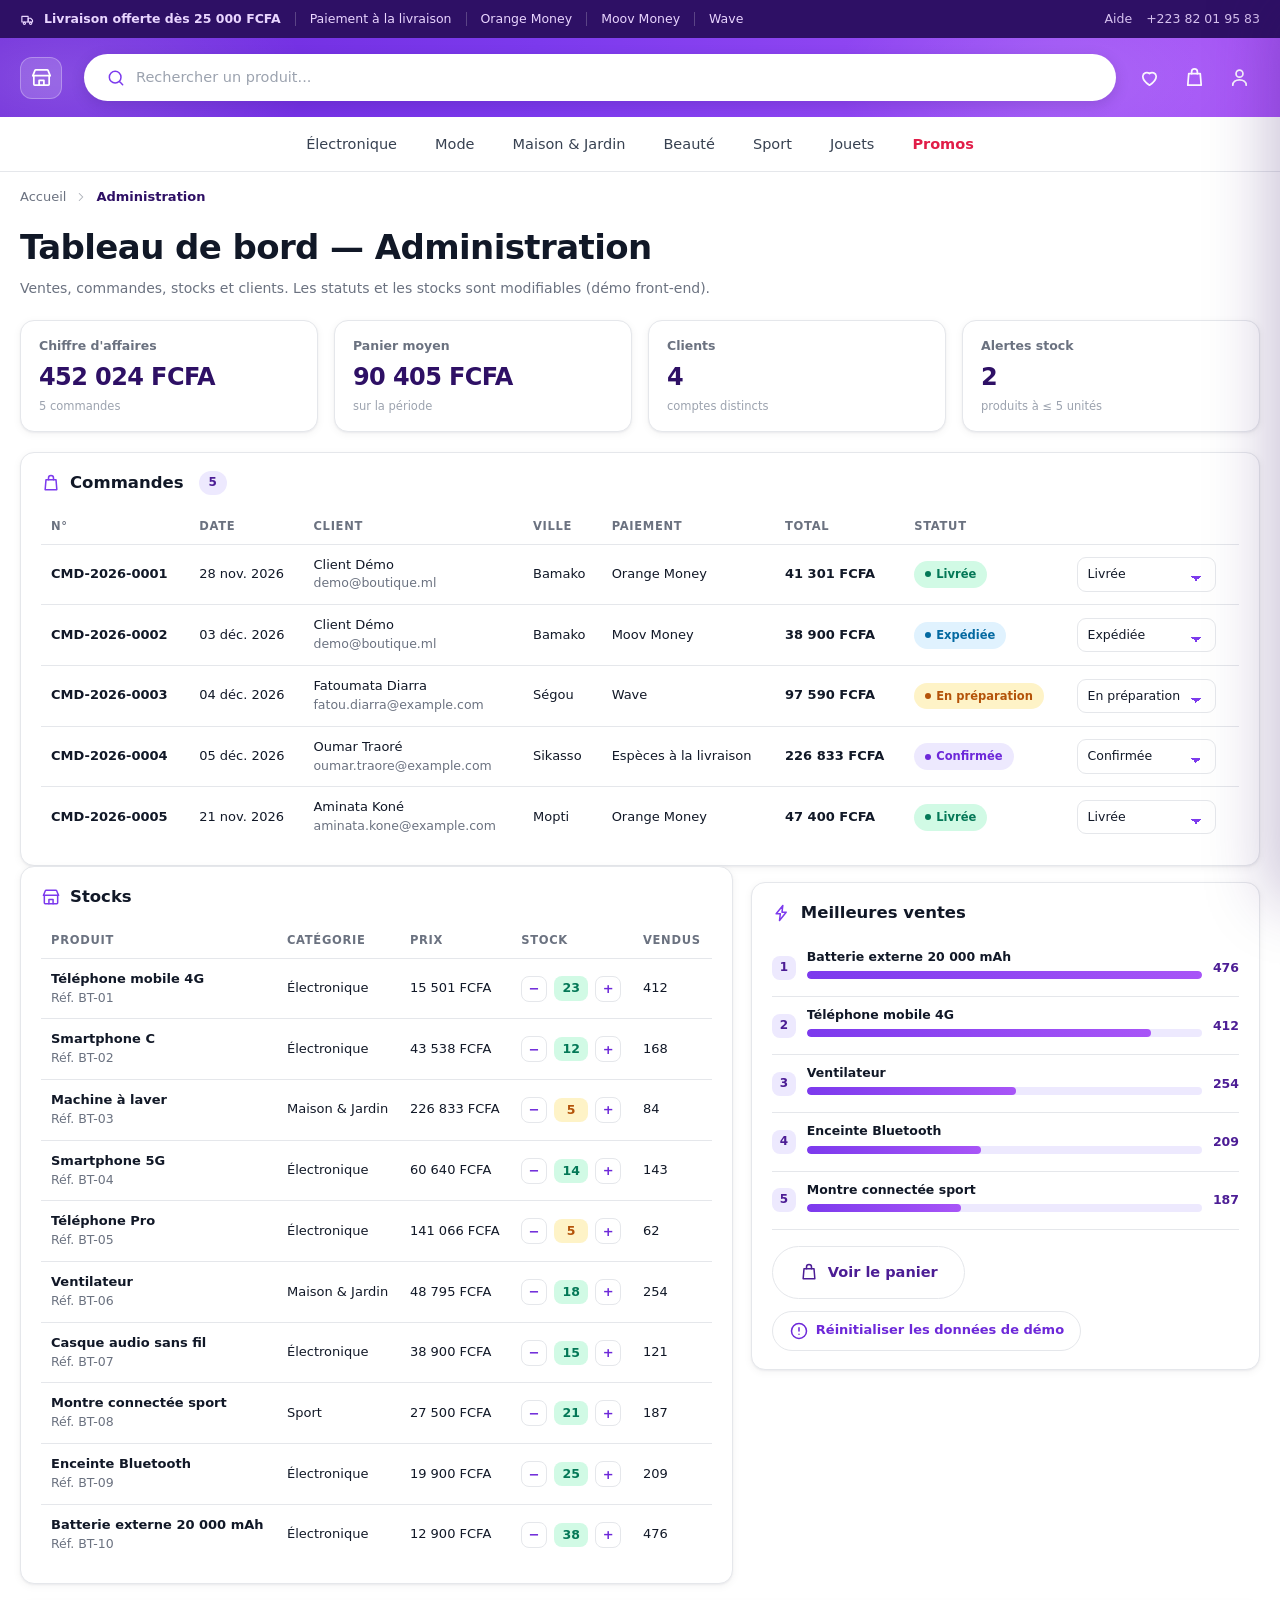
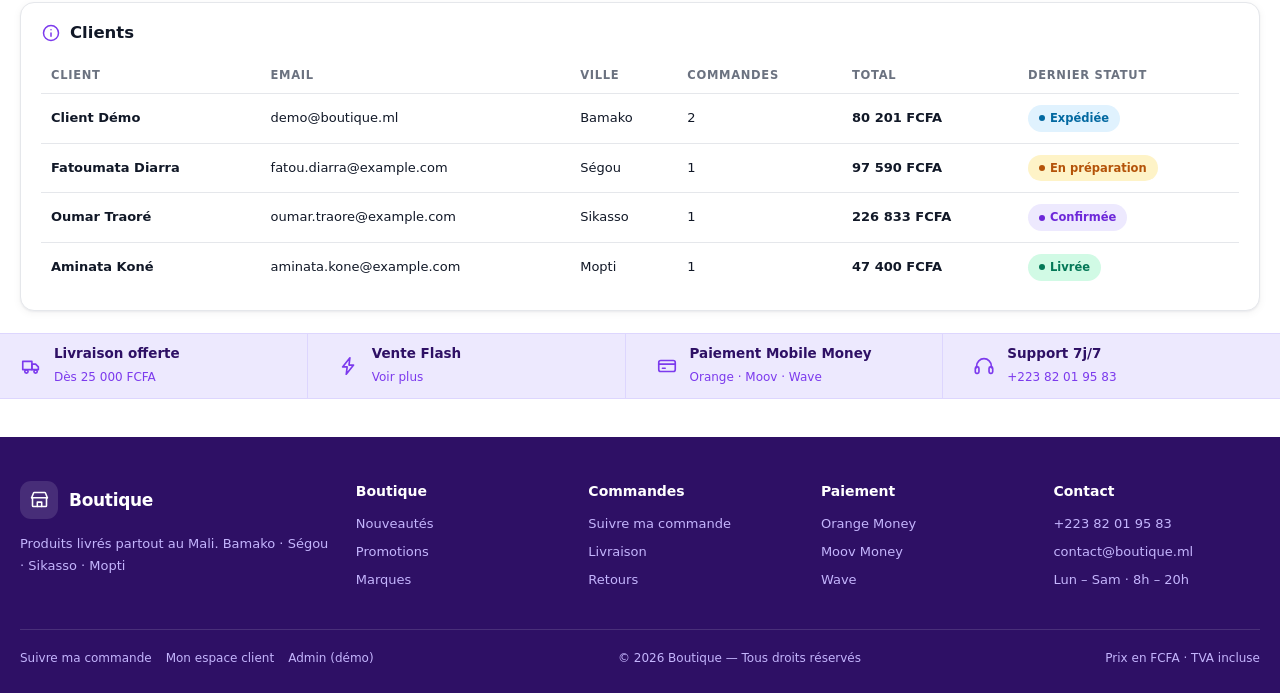
<file: admin.html>
<!DOCTYPE html>
<html lang="fr">
<head>
<meta charset="UTF-8">
<meta name="viewport" content="width=device-width, initial-scale=1">
<title>Administration — Boutique en ligne</title>
<meta name="description" content="Tableau de bord admin : chiffre d'affaires, commandes, statuts, stocks et clients.">
<style>
/* =========================================================================
   PAGE E-COMMERCE — ACCUEIL
   Reproduction des maquettes img/demo/ (applications e-commerce)

   ▸ Mêmes couleurs, même structure, même sobriété.
   ▸ Ajouts : finitions premium (ombres, easings) + animations.
   ▸ Fichier autonome : aucune image externe, aucun framework.
   ▸ Toutes les animations se coupent si le système demande
     « réduire les animations » (prefers-reduced-motion).

   Pour mettre une vraie photo produit, remplace dans une carte :
       <div class="thumb" style="background-image:url('...')"> … </div>
   par :
       <img class="thumb" src="photos/produit.jpg" alt="Produit">
   ========================================================================= */

:root{
  /* ── Palette — inchangée ─────────────────────────────────────────── */
  --violet-900:#2e1065;
  --violet-800:#4c1d95;
  --violet-700:#6d28d9;
  --violet-600:#7c3aed;
  --violet-500:#8b5cf6;
  --violet-400:#a855f7;
  --lav-1:#f5f3ff;
  --lav-2:#ede9fe;
  --pink:#e11d48;
  --ink:#111827;
  --grey:#6b7280;
  --line:#e5e7eb;
  --white:#fff;
  --radius:14px;

  /* ── Finitions (ombres douces, mouvements) ───────────────────────── */
  --shadow:0 1px 2px rgba(16,24,40,.05), 0 2px 8px rgba(16,24,40,.05);
  --shadow-md:0 2px 4px rgba(16,24,40,.05), 0 8px 20px rgba(46,16,101,.09);
  --shadow-lg:0 4px 10px rgba(16,24,40,.06), 0 18px 44px rgba(76,29,149,.18);
  --ring:0 0 0 4px rgba(139,92,246,.18);
  --ease:cubic-bezier(.22,.61,.36,1);
  --ease-out:cubic-bezier(.16,1,.3,1);
  --t:.28s var(--ease);
  --t-slow:.5s var(--ease-out);
}

*{margin:0;padding:0;box-sizing:border-box}
html{-webkit-text-size-adjust:100%;scroll-behavior:smooth}
body{
  font-family:'Poppins','Segoe UI',system-ui,-apple-system,sans-serif;
  color:var(--ink);
  background:#fff;
  line-height:1.45;
  -webkit-font-smoothing:antialiased;
  overflow-x:hidden;
}
img{max-width:100%;display:block}
a{color:inherit;text-decoration:none}
button{font:inherit;cursor:pointer;border:0;background:none}
.wrap{max-width:1400px;margin:0 auto;padding:0 20px}

/* Barre de progression de lecture (fine, en haut) -------------------------- */
#progress{
  position:fixed;top:0;left:0;height:2px;width:100%;z-index:99;
  background:linear-gradient(90deg,var(--violet-700),var(--violet-400),var(--pink));
  transform:scaleX(0);transform-origin:0 50%;
  transition:transform .1s linear;
}

/* Icônes SVG -------------------------------------------------------------- */
.ic{width:20px;height:20px;stroke:currentColor;fill:none;stroke-width:1.8;
    stroke-linecap:round;stroke-linejoin:round;flex:none;transition:transform var(--t)}
.ic-sm{width:15px;height:15px}

/* Focus clavier visible partout -------------------------------------------- */
:focus-visible{outline:2px solid var(--violet-600);outline-offset:3px;border-radius:6px}

/* ═══════════════════════════ 1. Bandeau promo ═══════════════════════════ */
.topbar{background:var(--violet-900);color:#e9d5ff;font-size:12.5px;position:relative;z-index:3}
.topbar .wrap{display:flex;align-items:center;gap:0;min-height:38px;flex-wrap:wrap}
.topbar b{font-weight:600}
.topbar .sep{width:1px;height:14px;background:rgba(255,255,255,.22);margin:0 14px}
.topbar .push{margin-left:auto;display:flex;align-items:center;gap:14px;padding:6px 0}
.topbar .push a{opacity:.9;transition:opacity var(--t)}
.topbar .push a:hover{opacity:1;text-decoration:underline}
.topbar .ic-sm{animation:drive 4.5s var(--ease) infinite}
@keyframes drive{
  0%,70%,100%{transform:translateX(0)}
  78%{transform:translateX(3px)}
  86%{transform:translateX(0)}
}

/* ═══════════════════════════════ 2. Header ═════════════════════════════ */
.header{
  color:#fff;position:relative;overflow:hidden;
  background:linear-gradient(90deg,var(--violet-700) 0%,var(--violet-600) 42%,var(--violet-400) 100%);
}
/* halo animé très léger — mêmes teintes, juste plus vivant */
.header::before{
  content:"";position:absolute;inset:-40% -10%;pointer-events:none;
  background:
    radial-gradient(420px 200px at 12% 50%,rgba(255,255,255,.16),transparent 60%),
    radial-gradient(380px 190px at 78% 50%,rgba(255,255,255,.13),transparent 62%);
  animation:aura 14s var(--ease) infinite alternate;
}
@keyframes aura{
  from{transform:translate3d(-3%,0,0) scale(1)}
  to{transform:translate3d(3%,0,0) scale(1.06)}
}
.header .wrap{display:flex;align-items:center;gap:22px;padding-top:16px;padding-bottom:16px;position:relative;z-index:1}

.brand{display:flex;align-items:center;gap:10px;flex:none}
.brand .mark{
  width:42px;height:42px;border-radius:12px;display:grid;place-items:center;
  background:rgba(255,255,255,.16);border:1px solid rgba(255,255,255,.28);
  transition:transform var(--t),background var(--t);
}
.brand .mark .ic{width:23px;height:23px}
.brand:hover .mark{transform:rotate(-6deg) scale(1.06);background:rgba(255,255,255,.24)}

.search{
  flex:1;display:flex;align-items:center;gap:10px;background:#fff;
  border-radius:999px;padding:13px 22px;color:var(--grey);min-width:0;
  box-shadow:0 4px 14px rgba(46,16,101,.18);
  transition:box-shadow var(--t),transform var(--t);
}
.search:focus-within{box-shadow:var(--ring),0 6px 22px rgba(46,16,101,.24);transform:translateY(-1px)}
.search .ic{color:var(--violet-600)}
.search:focus-within .ic{transform:scale(1.12)}
.search input{
  flex:1;border:0;outline:0;font:inherit;font-size:14.5px;color:var(--ink);
  background:transparent;min-width:0;
}
.search input::placeholder{color:#9ca3af;transition:opacity var(--t)}
.search:focus-within input::placeholder{opacity:.55}

.hactions{display:flex;align-items:center;gap:22px;flex:none}
.hactions button{color:#fff;position:relative;display:grid;place-items:center;opacity:.95;transition:transform var(--t),opacity var(--t)}
.hactions button:hover{opacity:1;transform:translateY(-2px)}
.hactions button:active{transform:translateY(0) scale(.94)}
.hactions .ic{width:23px;height:23px}
.dot{
  position:absolute;top:-5px;right:-6px;background:var(--pink);color:#fff;
  font-size:10px;font-weight:700;min-width:18px;height:18px;border-radius:999px;
  display:grid;place-items:center;padding:0 5px;box-shadow:0 0 0 2px var(--violet-600);
  animation:pop .6s var(--ease-out) .5s backwards, beat 2.6s var(--ease) 1.2s infinite;
}
@keyframes pop{from{transform:scale(0);opacity:0}to{transform:scale(1);opacity:1}}
@keyframes beat{
  0%,88%,100%{transform:scale(1)}
  92%{transform:scale(1.22)}
  96%{transform:scale(1)}
}

/* ═════════════════════════════════ 3. Nav ══════════════════════════════ */
.nav{border-bottom:1px solid var(--line);background:#fff;position:sticky;top:0;z-index:20;
     transition:box-shadow var(--t)}
html.scrolled .nav{box-shadow:0 6px 20px rgba(46,16,101,.07)}
.nav .wrap{display:flex;align-items:center;justify-content:center;gap:38px;min-height:54px;overflow-x:auto;scrollbar-width:none}
.nav .wrap::-webkit-scrollbar{display:none}
.nav a{
  font-size:14.5px;font-weight:500;color:#374151;white-space:nowrap;padding:6px 0;
  position:relative;transition:color var(--t);
}
.nav a::after{
  content:"";position:absolute;left:0;right:0;bottom:-1px;height:2px;border-radius:2px;
  background:currentColor;transform:scaleX(0);transform-origin:50% 50%;
  transition:transform var(--t-slow);
}
.nav a:hover{color:var(--violet-600)}
.nav a:hover::after{transform:scaleX(1)}
.nav a.hot{color:var(--pink);font-weight:600}
.nav a.hot:hover{color:var(--pink)}

/* ═════════════════════════════════ 4. Hero ═════════════════════════════ */
.hero{padding:22px 0 6px}
.hero .wrap{display:grid;grid-template-columns:2.15fr 1fr;gap:18px}

.banner{
  position:relative;border-radius:18px;overflow:hidden;padding:38px 40px;
  color:#fff;display:flex;flex-direction:column;justify-content:center;min-height:288px;
  box-shadow:var(--shadow-md);
  /* Image de fond + voile violet (le texte reste lisible).
     Pour changer d'image : img/shop/hero-bg.jpg */
  background:
    linear-gradient(105deg,var(--violet-800) 0%,rgba(109,40,217,.88) 34%,rgba(168,85,247,.55) 68%,rgba(168,85,247,.22) 100%),
    var(--violet-800) url("img/shop/hero-bg.jpg") center/cover no-repeat;
}
/* léger zoom lent sur la photo (effet « ken burns ») */
.banner::before{
  content:"";position:absolute;inset:0;border-radius:inherit;
  background:url("img/shop/hero-bg.jpg") right center/cover no-repeat;
  animation:kenburns 22s var(--ease) infinite alternate;
  transition:opacity var(--t);
}
.banner::after{
  content:"";position:absolute;right:-90px;top:-90px;width:340px;height:340px;
  border-radius:50%;background:rgba(255,255,255,.08);
  animation:orb 12s var(--ease) infinite alternate;
}
@keyframes kenburns{
  from{transform:scale(1) translateX(0)}
  to{transform:scale(1.07) translateX(-1.5%)}
}
@keyframes orb{
  from{transform:translate3d(0,0,0) scale(1);opacity:.8}
  to{transform:translate3d(-26px,18px,0) scale(1.16);opacity:1}
}
.banner > *{position:relative;z-index:1}

.pill{
  display:inline-block;background:#fff;color:var(--violet-700);font-weight:700;
  font-size:13px;padding:7px 17px;border-radius:999px;align-self:flex-start;
  box-shadow:0 4px 14px rgba(0,0,0,.14);
}
.banner h1{font-size:clamp(30px,4.4vw,57px);line-height:1.03;font-weight:800;
           letter-spacing:-1px;margin:16px 0 10px}
.banner .sub{font-size:16px;color:#ede9fe;margin-bottom:24px}
.btn{
  display:inline-flex;align-items:center;gap:9px;background:#fff;color:var(--violet-800);
  font-weight:700;font-size:14.5px;padding:14px 30px;border-radius:999px;
  align-self:flex-start;position:relative;overflow:hidden;
  transition:transform var(--t),box-shadow var(--t);
}
.btn:hover{transform:translateY(-2px);box-shadow:0 12px 30px rgba(0,0,0,.24)}
.btn:active{transform:translateY(0)}
.btn:hover .ic{transform:translateX(3px)}
/* reflet qui balaie le bouton */
.btn::after{
  content:"";position:absolute;top:0;bottom:0;width:45%;left:-60%;
  background:linear-gradient(100deg,transparent,rgba(255,255,255,.85),transparent);
  transform:skewX(-18deg);pointer-events:none;
}
.btn:hover::after{animation:shine .85s var(--ease)}
@keyframes shine{to{left:130%}}

/* Apparition en cascade au chargement */
.rise{animation:rise .75s var(--ease-out) backwards}
@keyframes rise{from{opacity:0;transform:translateY(16px)}to{opacity:1;transform:none}}

.promos{display:grid;grid-template-columns:1fr 1fr;grid-template-rows:1fr 1fr;gap:18px}
.promo{
  border-radius:16px;padding:22px;display:flex;flex-direction:column;justify-content:center;
  min-height:0;position:relative;overflow:hidden;box-shadow:var(--shadow);
  transition:transform var(--t),box-shadow var(--t);
}
.promo:hover{transform:translateY(-3px);box-shadow:var(--shadow-md)}
.promo h2{font-size:26px;font-weight:800;letter-spacing:-.4px;line-height:1.1}
.promo p{font-size:13.5px;margin-top:6px}

.promo.light{
  color:var(--violet-900);
  /* Image de fond + voile lavande */
  background:
    linear-gradient(100deg,rgba(242,238,254,.97) 0%,rgba(242,238,254,.86) 38%,rgba(242,238,254,.42) 68%,rgba(242,238,254,.06) 100%),
    var(--lav-2) url("img/shop/soldes-bg.jpg") right center/cover no-repeat;
}
.promo.light p{color:#6d28d9}
.promo.solid{
  color:#fff;
  background:
    linear-gradient(115deg,rgba(76,29,149,.93) 0%,rgba(109,40,217,.72) 55%,rgba(168,85,247,.5) 100%),
    var(--violet-800) url("img/shop/nouveautes-bg.jpg") right center/cover no-repeat;
}
/* les 2 bannières image : léger zoom au survol */
.promo.img{padding:0;background:#fff;border:1px solid var(--line);align-items:center}
.promo.img .tile{
  width:100%;height:100%;display:grid;place-items:center;color:#c7d2fe;
  background:var(--lav-1) url("img/shop/tile-1.jpg") center/cover no-repeat;
  transition:transform var(--t-slow);
}
.promo.img:hover .tile{transform:scale(1.06)}
.promo.img .tile .ic{width:74px;height:74px;stroke-width:1.1;opacity:0}

/* ═══════════════════════ 5. Bandeau de confiance ═══════════════════════ */
.trust{background:var(--lav-2);border-top:1px solid #ddd6fe;border-bottom:1px solid #ddd6fe;margin-top:22px}
.trust .wrap{display:flex;align-items:stretch;min-height:64px;overflow-x:auto;scrollbar-width:none}
.trust .wrap::-webkit-scrollbar{display:none}
.trust .item{display:flex;align-items:center;gap:12px;padding:0 30px;flex:1;white-space:nowrap;
             transition:background var(--t)}
.trust .item:first-child{padding-left:0}
.trust .item + .item{border-left:1px solid #ddd6fe}
.trust .ic{color:var(--violet-600);width:22px;height:22px}
.trust .item:hover .ic{transform:translateY(-3px) scale(1.1)}
.trust b{display:block;font-size:13.5px;font-weight:600;color:var(--violet-900)}
.trust span{font-size:12px;color:#7c3aed}

/* ═══════════════════════ 6. En-tête de section ═════════════════════════ */
.sec{padding:30px 0 8px}
.sec-head{display:flex;align-items:center;gap:18px;margin-bottom:18px}
.sec-head h2{font-size:22px;font-weight:700;display:flex;align-items:center;gap:9px}
.sec-head h2 span{display:inline-block;animation:flicker 3.4s var(--ease) infinite}
@keyframes flicker{
  0%,100%{transform:scale(1) rotate(0)}
  45%{transform:scale(1.14) rotate(-6deg)}
  60%{transform:scale(1) rotate(0)}
}

.count{display:flex;gap:7px;align-items:center}
.count b{
  background:var(--violet-800);color:#fff;font-size:14.5px;font-weight:700;
  min-width:42px;padding:8px 0;border-radius:9px;display:grid;place-items:center;
  font-variant-numeric:tabular-nums;box-shadow:0 3px 10px rgba(46,16,101,.22);
  transition:transform .18s var(--ease),background .18s var(--ease);
}
.count b:not(.idle){animation:flip .38s var(--ease)}
@keyframes flip{
  0%{transform:translateY(0)}
  45%{transform:translateY(-5px) scale(1.06);background:var(--violet-600)}
  100%{transform:translateY(0)}
}
.count i{color:var(--violet-800);font-style:normal;font-weight:700;
         animation:blink 1s var(--ease) infinite}
@keyframes blink{0%,100%{opacity:1}50%{opacity:.35}}

.sec-head .more{
  margin-left:auto;font-size:14px;font-weight:600;color:var(--violet-700);
  display:inline-flex;align-items:center;gap:4px;transition:color var(--t),gap var(--t);
}
.sec-head .more:hover{color:var(--violet-900);gap:9px}

/* ═══════════════════════════════ 7. Produits ═══════════════════════════ */
.grid{display:grid;grid-template-columns:repeat(6,1fr);gap:18px}
.card{
  position:relative;background:#fff;border:1px solid var(--line);border-radius:var(--radius);
  overflow:hidden;box-shadow:var(--shadow);display:flex;flex-direction:column;
  transition:transform var(--t),box-shadow var(--t),border-color var(--t);
  will-change:transform;
}
.card::after{
  content:"";position:absolute;inset:0;border-radius:inherit;pointer-events:none;
  background:linear-gradient(180deg,rgba(139,92,246,.07),transparent 42%);
  opacity:0;transition:opacity var(--t);
}
.card:hover{transform:translateY(-7px);box-shadow:var(--shadow-lg);border-color:#ddd6fe}
.card:hover::after{opacity:1}

.thumb{
  position:relative;width:100%;aspect-ratio:1/.92;display:grid;place-items:center;
  background:var(--lav-1);color:#a5b4fc;overflow:hidden;
  transition:transform var(--t-slow);
}
/* Image de fond propre à chaque produit (style en ligne sur chaque carte) */
.thumb[style]{background-size:cover;background-position:center}
.thumb .ic{width:58px;height:58px;stroke-width:1.2}
.card:hover .thumb{transform:scale(1.05)}
img.thumb{object-fit:cover;background:var(--lav-1);color:transparent}

.fav{
  position:absolute;top:9px;right:9px;width:31px;height:31px;border-radius:50%;
  background:rgba(255,255,255,.94);display:grid;place-items:center;color:var(--grey);
  box-shadow:0 1px 4px rgba(16,24,40,.16);z-index:2;
  transition:color var(--t),transform var(--t),background var(--t);
}
.fav:hover{color:var(--pink);transform:scale(1.14)}
.fav:active{transform:scale(.9)}
.fav .ic{width:16px;height:16px}
.fav.on{color:var(--pink);animation:bump .45s var(--ease-out)}
.fav.on .ic{fill:currentColor}
@keyframes bump{
  0%{transform:scale(1)}
  35%{transform:scale(1.32)}
  60%{transform:scale(.92)}
  100%{transform:scale(1)}
}

.off{
  position:absolute;top:9px;left:9px;background:var(--pink);color:#fff;z-index:2;
  font-size:11px;font-weight:700;padding:4px 9px;border-radius:999px;
  animation:glow 2.8s var(--ease) infinite;
}
@keyframes glow{
  0%,72%,100%{box-shadow:0 0 0 0 rgba(225,29,72,0)}
  80%{box-shadow:0 0 0 6px rgba(225,29,72,.16)}
}

.card .body{padding:13px 13px 15px;display:flex;flex-direction:column;gap:5px;flex:1}
.card .name{font-size:13px;font-weight:500;color:#374151;white-space:nowrap;
            overflow:hidden;text-overflow:ellipsis;transition:color var(--t)}
.card:hover .name{color:var(--violet-800)}
.card .was{font-size:11.5px;color:#9ca3af;text-decoration:line-through}
.card .price{font-size:17px;font-weight:800;color:var(--pink);letter-spacing:-.2px;
             transition:transform var(--t)}
.card:hover .price{transform:translateX(2px)}
.card .add{
  margin-top:auto;background:var(--violet-600);color:#fff;font-size:12.5px;font-weight:600;
  padding:9px;border-radius:9px;text-align:center;position:relative;overflow:hidden;
  transition:background var(--t),box-shadow var(--t),transform var(--t);
}
.card .add:hover{background:var(--violet-700);box-shadow:0 8px 18px rgba(109,40,217,.3)}
.card .add:active{transform:scale(.97)}
.card .add::after{
  content:"";position:absolute;top:0;bottom:0;width:50%;left:-70%;
  background:linear-gradient(100deg,transparent,rgba(255,255,255,.5),transparent);
  transform:skewX(-18deg);pointer-events:none;
}
.card .add:hover::after{animation:shine .8s var(--ease)}

/* ═════════════════════════════ 8. Catégories ═══════════════════════════ */
.cats{display:flex;flex-wrap:wrap;gap:12px;padding:26px 0 10px}
.cat{
  border:1px solid var(--line);border-radius:999px;padding:10px 22px;font-size:13.5px;
  font-weight:500;color:#374151;background:#fff;
  transition:border-color var(--t),color var(--t),background var(--t),
             transform var(--t),box-shadow var(--t);
}
.cat:hover{border-color:var(--violet-500);color:var(--violet-700);background:var(--lav-1);
           transform:translateY(-3px);box-shadow:0 8px 18px rgba(109,40,217,.13)}
.cat:active{transform:translateY(-1px) scale(.98)}
.cat.hot{color:var(--pink);border-color:#fecdd3}
.cat.hot:hover{background:#fff1f2;border-color:var(--pink);box-shadow:0 8px 18px rgba(225,29,72,.14)}

/* ════════════════════════════════ 9. Footer ════════════════════════════ */
.footer{background:var(--violet-900);color:#c4b5fd;margin-top:38px;padding:44px 0 26px;font-size:13px}
.footer .cols{display:grid;grid-template-columns:1.5fr 1fr 1fr 1fr 1fr;gap:26px}
.footer h3{color:#fff;font-size:14px;font-weight:700;margin-bottom:14px}
.footer li{list-style:none;margin-bottom:9px}
.footer a{transition:color var(--t),padding-left var(--t);display:inline-block}
.footer a:hover{color:#fff;padding-left:4px}
.footer .brandline{display:flex;align-items:center;gap:11px;margin-bottom:14px}
.footer .brandline .mark{
  width:38px;height:38px;border-radius:11px;background:rgba(255,255,255,.12);
  display:grid;place-items:center;transition:transform var(--t),background var(--t);
}
.footer .brandline:hover .mark{transform:rotate(-6deg);background:rgba(255,255,255,.2)}
.footer .brandline .mark .ic{width:21px;height:21px;color:#fff}
.footer .brandline b{color:#fff;font-size:17px;font-weight:800;letter-spacing:-.3px}
.footer .bot{
  border-top:1px solid rgba(255,255,255,.13);margin-top:30px;padding-top:20px;
  display:flex;justify-content:space-between;gap:14px;flex-wrap:wrap;font-size:12px;
}

/* ══════════════════════ 10. Apparition au défilement ═══════════════════ */
.rv{opacity:0;transform:translateY(20px);transition:opacity .6s var(--ease-out),transform .6s var(--ease-out)}
.rv.in{opacity:1;transform:none}

/* ═══════════════════════════ 11. Responsive ════════════════════════════ */
@media(max-width:1180px){
  .grid{grid-template-columns:repeat(3,1fr)}
  .footer .cols{grid-template-columns:1fr 1fr 1fr}
}
@media(max-width:900px){
  .hero .wrap{grid-template-columns:1fr}
  .banner{padding:30px 26px;min-height:0}
  .header .wrap{flex-wrap:wrap;gap:14px}
  .search{order:3;flex-basis:100%}
  .hactions{margin-left:auto}
  .nav{position:static}
  .nav .wrap{justify-content:flex-start;gap:24px;padding:0 20px}
  .trust .wrap{gap:8px}
  .trust .item{padding:12px 18px;flex:none}
}
@media(max-width:640px){
  .grid{grid-template-columns:repeat(2,1fr);gap:12px}
  .promos{grid-template-columns:1fr;grid-template-rows:auto}
  .promo.img{display:none}
  .topbar{font-size:11.5px}
  .topbar .item-x{display:none}
  .sec-head{flex-wrap:wrap;gap:12px}
  .footer .cols{grid-template-columns:1fr 1fr}
  .banner{background:
    linear-gradient(160deg,rgba(76,29,149,.95) 0%,rgba(109,40,217,.86) 60%,rgba(168,85,247,.7) 100%),
    var(--violet-800) url("img/shop/hero-bg.jpg") center/cover no-repeat;}
  .banner::before{animation:none}
  .promo.light{background:
    linear-gradient(120deg,rgba(242,238,254,.97) 0%,rgba(242,238,254,.9) 55%,rgba(242,238,254,.75) 100%),
    var(--lav-2) url("img/shop/soldes-bg.jpg") right center/cover no-repeat;}
  .promo.solid{background:
    linear-gradient(120deg,rgba(76,29,149,.95) 0%,rgba(109,40,217,.85) 55%,rgba(168,85,247,.72) 100%),
    var(--violet-800) url("img/shop/nouveautes-bg.jpg") right center/cover no-repeat;}
}

/* ═════════════ 12. Recherche — modale animée et responsive ═════════════
   Le champ du haut ouvre un panneau de recherche : centré sur ordinateur,
   plein écran sur téléphone. Mêmes couleurs, mêmes ombres que la page.    */
.sm{position:fixed;inset:0;z-index:120;display:flex;justify-content:center;align-items:flex-start}
.sm[hidden]{display:none}
html.sm-open,html.sm-open body{overflow:hidden}

.sm-veil{
  position:absolute;inset:0;background:rgba(46,16,101,.42);
  -webkit-backdrop-filter:blur(7px) saturate(1.1);backdrop-filter:blur(7px) saturate(1.1);
  opacity:0;transition:opacity .32s var(--ease);
}
.sm.on .sm-veil{opacity:1}

.sm-pan{
  position:relative;width:min(760px,calc(100% - 40px));margin-top:9vh;max-height:78vh;
  display:flex;flex-direction:column;overflow:hidden;background:#fff;
  border-radius:22px;box-shadow:var(--shadow-lg),0 0 0 1px var(--line);
  opacity:0;transform:translateY(26px) scale(.97);
  transition:opacity .34s var(--ease-out),transform .46s var(--ease-out);
}
.sm.on .sm-pan{opacity:1;transform:none}
.sm-pan::before{
  content:"";position:absolute;top:0;left:0;right:0;height:3px;z-index:3;
  background:linear-gradient(90deg,var(--violet-800),var(--violet-500) 55%,var(--pink));
}

.sm-bar{
  flex:none;display:flex;align-items:center;gap:12px;background:#fff;
  padding:16px 16px 14px 20px;border-bottom:1px solid var(--line);
}
.sm-bar > .ic{width:22px;height:22px;color:var(--violet-600)}
.sm-bar input{
  flex:1;min-width:0;border:0;outline:0;background:transparent;font:inherit;
  font-size:16.5px;color:var(--ink);transition:color var(--t);
}
.sm-bar input::placeholder{color:#9ca3af}
.sm-x{
  flex:none;width:38px;height:38px;border-radius:12px;display:grid;place-items:center;
  color:var(--grey);transition:background var(--t),color var(--t),transform var(--t);
}
.sm-x .ic{width:17px;height:17px;color:currentColor}
.sm-x:hover{background:var(--lav-1);color:var(--violet-700);transform:rotate(90deg)}

.sm-body{
  flex:1 1 auto;min-height:0;
  padding:18px 20px 8px;overflow:auto;overscroll-behavior:contain;
  scrollbar-width:thin;scrollbar-color:var(--lav-2) transparent;
}
.sm-body::-webkit-scrollbar{width:10px}
.sm-body::-webkit-scrollbar-thumb{background:var(--lav-2);border:3px solid #fff;border-radius:999px}
.sm-h{
  font-size:11px;font-weight:700;letter-spacing:.09em;text-transform:uppercase;
  color:var(--grey);margin-bottom:12px;
}
.sm-sec + .sm-sec{margin-top:24px}

.chips{display:flex;flex-wrap:wrap;gap:9px}
.pop{
  border:1px solid var(--line);background:#fff;border-radius:999px;padding:9px 16px;
  font-size:13.5px;font-weight:500;color:#374151;
  transition:border-color var(--t),color var(--t),background var(--t),
             transform var(--t),box-shadow var(--t);
}
.pop:hover{border-color:var(--violet-500);color:var(--violet-700);background:var(--lav-1);
           transform:translateY(-2px);box-shadow:0 8px 18px rgba(109,40,217,.13)}
.pop:active{transform:translateY(0) scale(.97)}

.sm-list{display:flex;flex-direction:column;gap:4px}
.row{
  display:flex;align-items:center;gap:13px;width:100%;text-align:left;color:inherit;
  padding:9px 11px;border-radius:14px;transition:background var(--t),transform var(--t);
}
.row:hover{background:var(--lav-1);transform:translateX(3px)}
.row .th{
  flex:none;width:46px;height:46px;border-radius:12px;
  background:var(--lav-1) center/cover no-repeat;box-shadow:inset 0 0 0 1px var(--line);
}
.row .tx{flex:1;min-width:0}
.row .nm{
  display:block;font-size:14px;font-weight:500;color:#374151;
  white-space:nowrap;overflow:hidden;text-overflow:ellipsis;
}
.row .mt{display:block;font-size:11.5px;color:var(--grey);margin-top:2px}
.row .mt s{color:#9ca3af}
.row .bg{
  display:inline-block;vertical-align:1px;background:var(--pink);color:#fff;
  font-size:10.5px;font-weight:700;padding:2px 7px;border-radius:999px;margin-right:6px;
}
.row .pr{flex:none;font-size:14.5px;font-weight:800;color:var(--pink);letter-spacing:-.2px}
.row > .ic{flex:none;width:16px;height:16px;color:var(--violet-500);opacity:.65}
.row:hover > .ic{transform:translateX(3px);opacity:1}
.row mark{background:var(--lav-2);color:var(--violet-800);border-radius:5px;padding:0 3px}

.sm-empty{padding:26px 8px 34px;text-align:center;color:var(--grey);font-size:14px}
.sm-empty .ic{width:34px;height:34px;color:var(--violet-400);stroke-width:1.4;margin:0 auto 12px}
.sm-empty b{color:var(--ink);font-weight:600}
.sm-empty span{display:block;margin-top:7px;font-size:12.5px}

.sm-foot{
  flex:none;display:flex;flex-wrap:wrap;align-items:center;justify-content:space-between;
  gap:10px;padding:11px 20px;border-top:1px solid var(--line);background:var(--lav-1);
  font-size:12px;color:var(--grey);
}
.sm-foot .k{display:inline-flex;align-items:center;gap:6px}
.sm-foot i{
  font-style:normal;background:#fff;border:1px solid var(--line);border-radius:6px;
  padding:2px 7px;font-size:11px;font-weight:600;color:#374151;box-shadow:var(--shadow);
}

/* Entrée animée du contenu (cascade douce) */
.sm.on .sm-bar{animation:rise .45s var(--ease-out) both}
.sm.on .sm-sec{animation:rise .5s var(--ease-out) both}
.sm.on .sm-sec:nth-of-type(2){animation-delay:.07s}
.sm.on .sm-list .row{animation:rise .4s var(--ease-out) both}

/* Carte mise en avant quand on ouvre un résultat */
.card.flash{box-shadow:var(--ring),var(--shadow-lg);border-color:var(--violet-500)}

@media(max-width:640px){
  .sm-pan{width:100%;margin-top:0;height:100%;max-height:100%;border-radius:0;box-shadow:none}
  .sm-bar{padding:calc(12px + env(safe-area-inset-top)) 12px 12px 16px}
  .sm-bar input{font-size:16px}
  .sm-body{padding:16px 16px 6px}
  .sm-foot{padding:11px 16px calc(11px + env(safe-area-inset-bottom))}
  .row .th{width:42px;height:42px}
  .sm-h{margin-bottom:10px}
}

/* ═════════════ 13. Respect de « réduire les animations » ═══════════════ */
@media(prefers-reduced-motion:reduce){
  *,*::before,*::after{
    animation-duration:.001ms !important;animation-iteration-count:1 !important;
    transition-duration:.001ms !important;scroll-behavior:auto !important;
  }
  .rv{opacity:1;transform:none}
  #progress{display:none}
}
</style>
<link rel="stylesheet" href="css/shop-pages.css">
</head>
<body class="" data-page="admin">

<div id="progress" aria-hidden="true"></div>

<svg width="0" height="0" style="position:absolute" aria-hidden="true">
  <symbol id="i-store" viewBox="0 0 24 24"><path d="M4 10v9a1 1 0 0 0 1 1h14a1 1 0 0 0 1-1v-9"/><path d="M3 10 5.2 4.6A1 1 0 0 1 6.1 4h11.8a1 1 0 0 1 .9.6L21 10"/><path d="M3 10h18"/><path d="M9.5 20v-5h5v5"/></symbol>
  <symbol id="i-search" viewBox="0 0 24 24"><circle cx="11" cy="11" r="7"/><path d="m20 20-3.5-3.5"/></symbol>
  <symbol id="i-heart" viewBox="0 0 24 24"><path d="M12 20s-7-4.4-7-9.3A4.2 4.2 0 0 1 12 8a4.2 4.2 0 0 1 7 2.7C19 15.6 12 20 12 20Z"/></symbol>
  <symbol id="i-bag" viewBox="0 0 24 24"><path d="M6 8h12l1 12H5L6 8Z"/><path d="M9 8V6a3 3 0 0 1 6 0v2"/></symbol>
  <symbol id="i-user" viewBox="0 0 24 24"><circle cx="12" cy="8" r="3.6"/><path d="M5 20c0-3.4 3.1-5.6 7-5.6s7 2.2 7 5.6"/></symbol>
  <symbol id="i-truck" viewBox="0 0 24 24"><path d="M3 7h10v9H3z"/><path d="M13 10h4l3 3v3h-7z"/><circle cx="7" cy="18" r="1.8"/><circle cx="17" cy="18" r="1.8"/></symbol>
  <symbol id="i-bolt" viewBox="0 0 24 24"><path d="M13 3 5 13h5l-1 8 8-10h-5l1-8Z"/></symbol>
  <symbol id="i-card" viewBox="0 0 24 24"><rect x="3" y="6" width="18" height="12" rx="2.2"/><path d="M3 10h18"/><path d="M7 14.5h3"/></symbol>
  <symbol id="i-headset" viewBox="0 0 24 24"><path d="M4 14v-2a8 8 0 0 1 16 0v2"/><rect x="2.5" y="13" width="4" height="7" rx="1.6"/><rect x="17.5" y="13" width="4" height="7" rx="1.6"/></symbol>
  <symbol id="i-chevron" viewBox="0 0 24 24"><path d="m9 6 6 6-6 6"/></symbol>
  <symbol id="i-phone" viewBox="0 0 24 24"><rect x="7" y="2" width="10" height="20" rx="2.4"/><path d="M11 18.6h2"/></symbol>
  <symbol id="i-washer" viewBox="0 0 24 24"><rect x="4.5" y="2" width="15" height="20" rx="2.4"/><circle cx="12" cy="13" r="4.6"/><path d="M7.5 6h2"/></symbol>
  <symbol id="i-watch" viewBox="0 0 24 24"><circle cx="12" cy="12" r="5.2"/><path d="M9.3 7.3 9.8 2h4.4l.5 5.3M9.3 16.7 9.8 22h4.4l.5-5.3"/></symbol>
  <symbol id="i-phones" viewBox="0 0 24 24"><path d="M4 14v-3a8 8 0 0 1 16 0v3"/><rect x="2.5" y="13" width="4" height="7" rx="1.6"/><rect x="17.5" y="13" width="4" height="7" rx="1.6"/></symbol>
  <symbol id="i-speaker" viewBox="0 0 24 24"><rect x="6" y="2" width="12" height="20" rx="2.6"/><circle cx="12" cy="15" r="3.6"/><circle cx="12" cy="7" r="1.9"/></symbol>
  <symbol id="i-fan" viewBox="0 0 24 24"><circle cx="12" cy="12" r="2.1"/><path d="M12 9.9V3.5M14.8 13.6l5.5 3.2M9.2 13.6l-5.5 3.2"/></symbol>
  <symbol id="i-close" viewBox="0 0 24 24"><path d="m6 6 12 12"/><path d="m18 6-12 12"/></symbol>
</svg>
<svg width="0" height="0" style="position:absolute" aria-hidden="true">
  <symbol id="i-b2-star" viewBox="0 0 24 24"><path d="m12 3 2.7 5.6 6.1.9-4.4 4.3 1 6.1-5.4-2.9-5.4 2.9 1-6.1L3.2 9.5l6.1-.9L12 3Z"/></symbol>
  <symbol id="i-b2-plus" viewBox="0 0 24 24"><path d="M12 5v14M5 12h14"/></symbol>
  <symbol id="i-b2-minus" viewBox="0 0 24 24"><path d="M5 12h14"/></symbol>
  <symbol id="i-b2-trash" viewBox="0 0 24 24"><path d="M3 6h18M8 6V4h8v2M19 6l-1 14H6L5 6"/><path d="M10 11v5M14 11v5"/></symbol>
  <symbol id="i-b2-check" viewBox="0 0 24 24"><path d="M20 6 9 17l-5-5"/></symbol>
  <symbol id="i-b2-tag" viewBox="0 0 24 24"><path d="M20.6 13.4 13.4 20.6a2 2 0 0 1-2.8 0L2 12V2h10l8.6 8.6a2 2 0 0 1 0 2.8Z"/><circle cx="7" cy="7" r="1.3"/></symbol>
  <symbol id="i-b2-lock" viewBox="0 0 24 24"><rect x="3" y="11" width="18" height="11" rx="2"/><path d="M7 11V7a5 5 0 0 1 10 0v4"/></symbol>
  <symbol id="i-b2-info" viewBox="0 0 24 24"><circle cx="12" cy="12" r="9"/><path d="M12 16v-4M12 8h.01"/></symbol>
  <symbol id="i-b2-alert" viewBox="0 0 24 24"><circle cx="12" cy="12" r="9"/><path d="M12 8v4M12 16h.01"/></symbol>
</svg>

<!-- ══════════════════════════════ Bandeau promo ══════════════════════════ -->
<div class="topbar">
  <div class="wrap">
    <div style="display:flex;align-items:center;gap:9px;padding:8px 0">
      <svg class="ic ic-sm" aria-hidden="true"><use href="#i-truck"/></svg>
      <b>Livraison offerte dès 25 000 FCFA</b>
    </div>
    <span class="sep item-x"></span><span class="item-x">Paiement à la livraison</span>
    <span class="sep item-x"></span><span class="item-x">Orange Money</span>
    <span class="sep item-x"></span><span class="item-x">Moov Money</span>
    <span class="sep item-x"></span><span class="item-x">Wave</span>
    <div class="push">
      <a href="#aide">Aide</a>
      <a href="tel:+22382019583">+223 82 01 95 83</a>
    </div>
  </div>
</div>


<!-- ═══════════════════════════════ Header ═══════════════════════════════ -->
<header class="header">
  <div class="wrap">
    <a class="brand" href="index.html" aria-label="Accueil de la boutique">
      <span class="mark"><svg class="ic" aria-hidden="true"><use href="#i-store"/></svg></span>
    </a>

    <form class="search" role="search" onsubmit="return false">
      <svg class="ic" aria-hidden="true"><use href="#i-search"/></svg>
      <input type="search" placeholder="Rechercher un produit..." aria-label="Rechercher un produit">
    </form>

    <div class="hactions">
      <a class="acc" href="compte.html" aria-label="Mes favoris" data-fav-count data-fav-count><svg class="ic"><use href="#i-heart"/></svg></a>
      <a class="acc" href="panier.html" aria-label="Mon panier" data-bag data-bag>
        <svg class="ic"><use href="#i-bag"/></svg>
        <span class="dot">3</span>
      </a>
      <a class="acc" href="compte.html" aria-label="Mon espace client" data-user><svg class="ic"><use href="#i-user"/></svg><span class="nm" style="font-size:11px;font-weight:700;margin-left:4px"></span></a>
    </div>
  </div>
</header>


<!-- ════════════════════════════════ Nav ════════════════════════════════ -->
<nav class="nav" aria-label="Catégories principales">
  <div class="wrap">
    <a href="produits.html?cat=%C3%89lectronique">Électronique</a>
    <a href="produits.html?cat=Mode">Mode</a>
    <a href="produits.html?cat=Maison%20%26%20Jardin">Maison &amp; Jardin</a>
    <a href="produits.html?cat=Beaut%C3%A9">Beauté</a>
    <a href="produits.html?cat=Sport">Sport</a>
    <a href="produits.html?cat=Jouets">Jouets</a>
    <a class="hot" href="produits.html?promo=1">Promos</a>
  </div>
</nav>



<!-- ══════════════════════ Administration (démo) ══════════════════════ -->
<nav class="crumb" aria-label="Fil d'Ariane">
  <div class="wrap">
    <a href="index.html">Accueil</a>
    <svg class="ic"><use href="#i-chevron"/></svg>
    <span class="here">Administration</span>
  </div>
</nav>

<section class="phead">
  <div class="wrap">
    <h1>Tableau de bord — Administration</h1>
    <p>Ventes, commandes, stocks et clients. Les statuts et les stocks sont modifiables (démo front-end).</p>
  </div>
</section>

<section>
  <div class="wrap" id="admin"></div>
</section>

<!-- ═══════════════════════ Bandeau de confiance ════════════════════════ -->
<div class="trust">
  <div class="wrap">
    <div class="item rv">
      <svg class="ic" aria-hidden="true"><use href="#i-truck"/></svg>
      <div><b>Livraison offerte</b><span>Dès 25 000 FCFA</span></div>
    </div>
    <div class="item rv" style="transition-delay:.08s">
      <svg class="ic" aria-hidden="true"><use href="#i-bolt"/></svg>
      <div><b>Vente Flash</b><span>Voir plus</span></div>
    </div>
    <div class="item rv" style="transition-delay:.16s">
      <svg class="ic" aria-hidden="true"><use href="#i-card"/></svg>
      <div><b>Paiement Mobile Money</b><span>Orange · Moov · Wave</span></div>
    </div>
    <div class="item rv" style="transition-delay:.24s">
      <svg class="ic" aria-hidden="true"><use href="#i-headset"/></svg>
      <div><b>Support 7j/7</b><span>+223 82 01 95 83</span></div>
    </div>
  </div>
</div>



<!-- ═════════════════════════════ Footer ════════════════════════════════ -->
<footer class="footer">
  <div class="wrap">
    <div class="cols">
      <div class="rv">
        <div class="brandline">
          <span class="mark"><svg class="ic" aria-hidden="true"><use href="#i-store"/></svg></span>
          <b>Boutique</b>
        </div>
        <p style="line-height:1.7">Produits livrés partout au Mali.
Bamako · Ségou · Sikasso · Mopti</p>
      </div>
      <div class="rv" style="transition-delay:.06s">
        <h3>Boutique</h3>
        <ul>
          <li><a href="produits.html">Nouveautés</a></li>
          <li><a href="produits.html?promo=1">Promotions</a></li>
          <li><a href="produits.html">Marques</a></li>
        </ul>
      </div>
      <div class="rv" style="transition-delay:.12s">
        <h3>Commandes</h3>
        <ul>
          <li><a href="suivi.html">Suivre ma commande</a></li>
          <li><a href="suivi.html">Livraison</a></li>
          <li><a href="suivi.html">Retours</a></li>
        </ul>
      </div>
      <div class="rv" style="transition-delay:.18s">
        <h3>Paiement</h3>
        <ul>
          <li>Orange Money</li>
          <li>Moov Money</li>
          <li>Wave</li>
        </ul>
      </div>
      <div class="rv" style="transition-delay:.24s">
        <h3>Contact</h3>
        <ul>
          <li><a href="tel:+22382019583">+223 82 01 95 83</a></li>
          <li><a href="mailto:contact@boutique.ml">contact@boutique.ml</a></li>
          <li>Lun – Sam · 8h – 20h</li>
        </ul>
      </div>
    </div>
    <div class="bot"><span style="display:flex;gap:14px;flex-wrap:wrap"><a href="suivi.html">Suivre ma commande</a><a href="compte.html">Mon espace client</a><a href="admin.html">Admin (démo)</a></span>
      <span>© 2026 Boutique — Tous droits réservés</span>
      <span>Prix en FCFA · TVA incluse</span>
    </div>
  </div>
</footer>



<!-- ══════════════════════════ Panier latéral ══════════════════════════ -->
<div class="veil" id="veil"></div>
<aside class="drawer" id="drawer" aria-label="Panier">
  <div class="drawer-head">
    <b>Mon panier</b>
    <button class="x" type="button" data-drawer-close aria-label="Fermer"><svg class="ic"><use href="#i-close"/></svg></button>
  </div>
  <div class="drawer-body" id="dBody"></div>
  <div class="drawer-foot" id="dFoot"></div>
</aside>

<!-- ══════════════════════════ Notifications ══════════════════════════ -->
<div class="toasts" id="toasts" aria-live="polite"></div>

<script src="js/shop-data.js"></script>
<script src="js/shop-pages.js"></script>
</body>
</html>
</file>
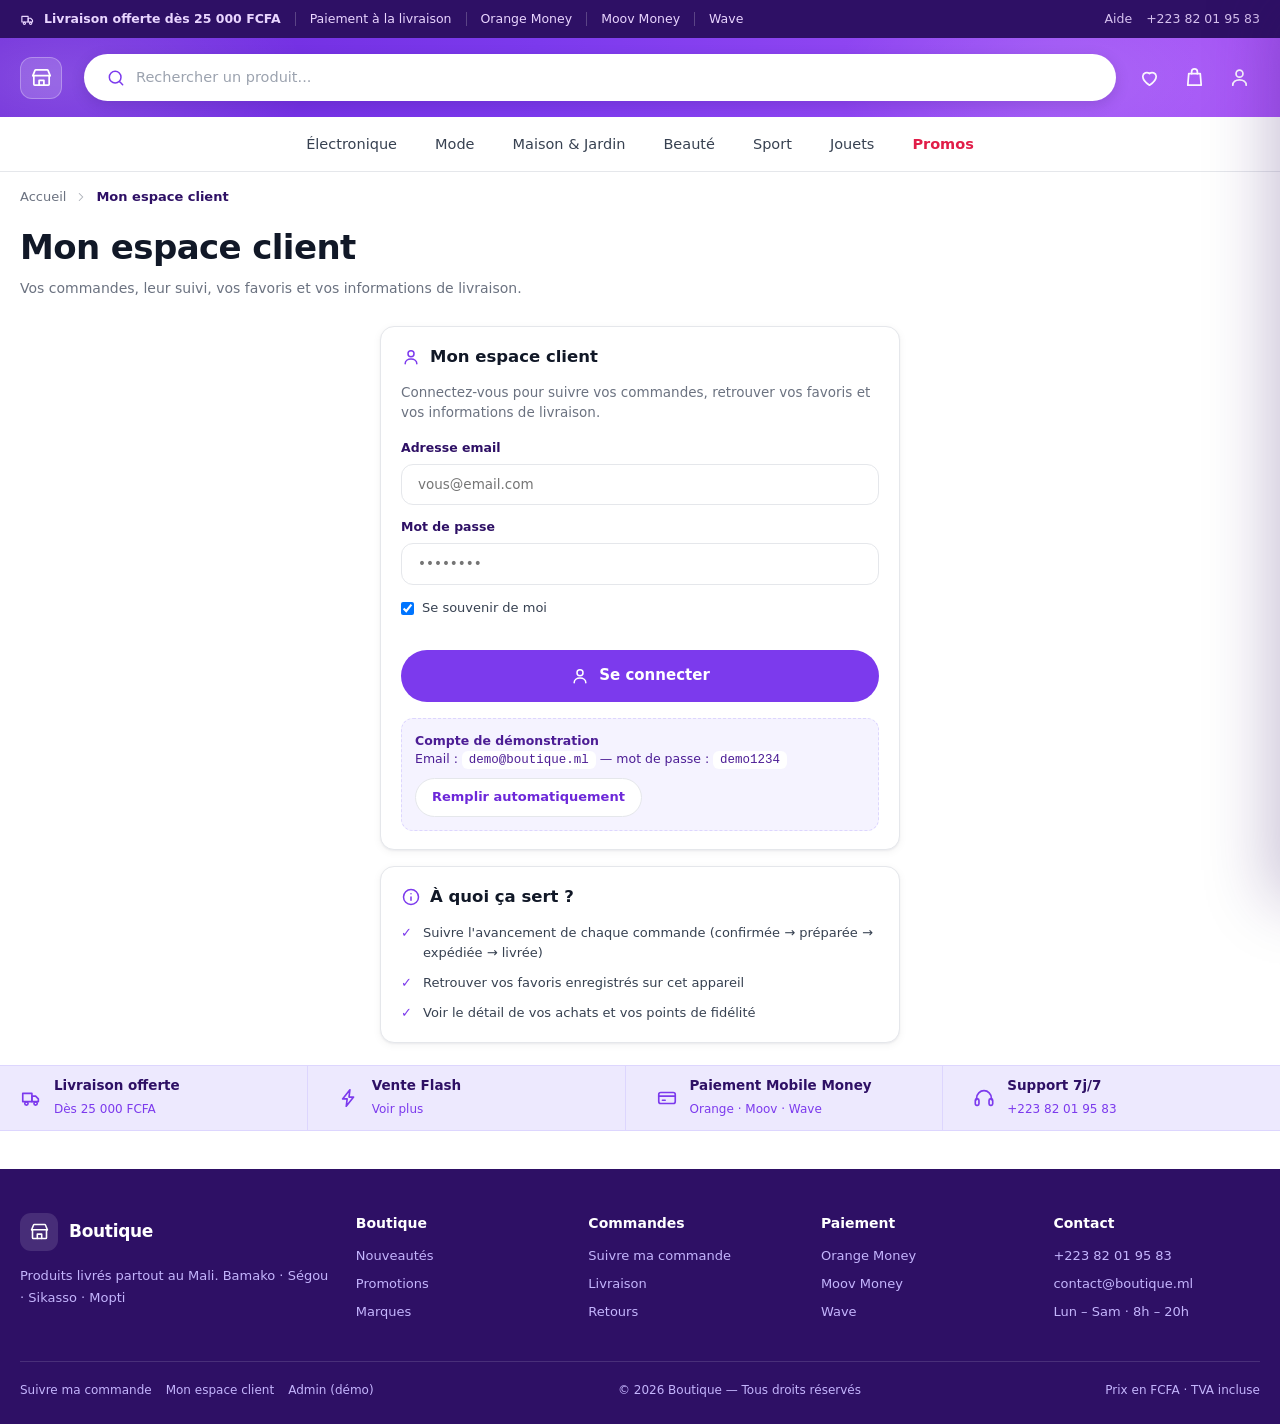
<file: compte.html>
<!DOCTYPE html>
<html lang="fr">
<head>
<meta charset="UTF-8">
<meta name="viewport" content="width=device-width, initial-scale=1">
<title>Mon espace client — Boutique en ligne</title>
<meta name="description" content="Tableau de bord client : commandes, suivi, favoris, informations et fidélité.">
<style>
/* =========================================================================
   PAGE E-COMMERCE — ACCUEIL
   Reproduction des maquettes img/demo/ (applications e-commerce)

   ▸ Mêmes couleurs, même structure, même sobriété.
   ▸ Ajouts : finitions premium (ombres, easings) + animations.
   ▸ Fichier autonome : aucune image externe, aucun framework.
   ▸ Toutes les animations se coupent si le système demande
     « réduire les animations » (prefers-reduced-motion).

   Pour mettre une vraie photo produit, remplace dans une carte :
       <div class="thumb" style="background-image:url('...')"> … </div>
   par :
       <img class="thumb" src="photos/produit.jpg" alt="Produit">
   ========================================================================= */

:root{
  /* ── Palette — inchangée ─────────────────────────────────────────── */
  --violet-900:#2e1065;
  --violet-800:#4c1d95;
  --violet-700:#6d28d9;
  --violet-600:#7c3aed;
  --violet-500:#8b5cf6;
  --violet-400:#a855f7;
  --lav-1:#f5f3ff;
  --lav-2:#ede9fe;
  --pink:#e11d48;
  --ink:#111827;
  --grey:#6b7280;
  --line:#e5e7eb;
  --white:#fff;
  --radius:14px;

  /* ── Finitions (ombres douces, mouvements) ───────────────────────── */
  --shadow:0 1px 2px rgba(16,24,40,.05), 0 2px 8px rgba(16,24,40,.05);
  --shadow-md:0 2px 4px rgba(16,24,40,.05), 0 8px 20px rgba(46,16,101,.09);
  --shadow-lg:0 4px 10px rgba(16,24,40,.06), 0 18px 44px rgba(76,29,149,.18);
  --ring:0 0 0 4px rgba(139,92,246,.18);
  --ease:cubic-bezier(.22,.61,.36,1);
  --ease-out:cubic-bezier(.16,1,.3,1);
  --t:.28s var(--ease);
  --t-slow:.5s var(--ease-out);
}

*{margin:0;padding:0;box-sizing:border-box}
html{-webkit-text-size-adjust:100%;scroll-behavior:smooth}
body{
  font-family:'Poppins','Segoe UI',system-ui,-apple-system,sans-serif;
  color:var(--ink);
  background:#fff;
  line-height:1.45;
  -webkit-font-smoothing:antialiased;
  overflow-x:hidden;
}
img{max-width:100%;display:block}
a{color:inherit;text-decoration:none}
button{font:inherit;cursor:pointer;border:0;background:none}
.wrap{max-width:1400px;margin:0 auto;padding:0 20px}

/* Barre de progression de lecture (fine, en haut) -------------------------- */
#progress{
  position:fixed;top:0;left:0;height:2px;width:100%;z-index:99;
  background:linear-gradient(90deg,var(--violet-700),var(--violet-400),var(--pink));
  transform:scaleX(0);transform-origin:0 50%;
  transition:transform .1s linear;
}

/* Icônes SVG -------------------------------------------------------------- */
.ic{width:20px;height:20px;stroke:currentColor;fill:none;stroke-width:1.8;
    stroke-linecap:round;stroke-linejoin:round;flex:none;transition:transform var(--t)}
.ic-sm{width:15px;height:15px}

/* Focus clavier visible partout -------------------------------------------- */
:focus-visible{outline:2px solid var(--violet-600);outline-offset:3px;border-radius:6px}

/* ═══════════════════════════ 1. Bandeau promo ═══════════════════════════ */
.topbar{background:var(--violet-900);color:#e9d5ff;font-size:12.5px;position:relative;z-index:3}
.topbar .wrap{display:flex;align-items:center;gap:0;min-height:38px;flex-wrap:wrap}
.topbar b{font-weight:600}
.topbar .sep{width:1px;height:14px;background:rgba(255,255,255,.22);margin:0 14px}
.topbar .push{margin-left:auto;display:flex;align-items:center;gap:14px;padding:6px 0}
.topbar .push a{opacity:.9;transition:opacity var(--t)}
.topbar .push a:hover{opacity:1;text-decoration:underline}
.topbar .ic-sm{animation:drive 4.5s var(--ease) infinite}
@keyframes drive{
  0%,70%,100%{transform:translateX(0)}
  78%{transform:translateX(3px)}
  86%{transform:translateX(0)}
}

/* ═══════════════════════════════ 2. Header ═════════════════════════════ */
.header{
  color:#fff;position:relative;overflow:hidden;
  background:linear-gradient(90deg,var(--violet-700) 0%,var(--violet-600) 42%,var(--violet-400) 100%);
}
/* halo animé très léger — mêmes teintes, juste plus vivant */
.header::before{
  content:"";position:absolute;inset:-40% -10%;pointer-events:none;
  background:
    radial-gradient(420px 200px at 12% 50%,rgba(255,255,255,.16),transparent 60%),
    radial-gradient(380px 190px at 78% 50%,rgba(255,255,255,.13),transparent 62%);
  animation:aura 14s var(--ease) infinite alternate;
}
@keyframes aura{
  from{transform:translate3d(-3%,0,0) scale(1)}
  to{transform:translate3d(3%,0,0) scale(1.06)}
}
.header .wrap{display:flex;align-items:center;gap:22px;padding-top:16px;padding-bottom:16px;position:relative;z-index:1}

.brand{display:flex;align-items:center;gap:10px;flex:none}
.brand .mark{
  width:42px;height:42px;border-radius:12px;display:grid;place-items:center;
  background:rgba(255,255,255,.16);border:1px solid rgba(255,255,255,.28);
  transition:transform var(--t),background var(--t);
}
.brand .mark .ic{width:23px;height:23px}
.brand:hover .mark{transform:rotate(-6deg) scale(1.06);background:rgba(255,255,255,.24)}

.search{
  flex:1;display:flex;align-items:center;gap:10px;background:#fff;
  border-radius:999px;padding:13px 22px;color:var(--grey);min-width:0;
  box-shadow:0 4px 14px rgba(46,16,101,.18);
  transition:box-shadow var(--t),transform var(--t);
}
.search:focus-within{box-shadow:var(--ring),0 6px 22px rgba(46,16,101,.24);transform:translateY(-1px)}
.search .ic{color:var(--violet-600)}
.search:focus-within .ic{transform:scale(1.12)}
.search input{
  flex:1;border:0;outline:0;font:inherit;font-size:14.5px;color:var(--ink);
  background:transparent;min-width:0;
}
.search input::placeholder{color:#9ca3af;transition:opacity var(--t)}
.search:focus-within input::placeholder{opacity:.55}

.hactions{display:flex;align-items:center;gap:22px;flex:none}
.hactions button{color:#fff;position:relative;display:grid;place-items:center;opacity:.95;transition:transform var(--t),opacity var(--t)}
.hactions button:hover{opacity:1;transform:translateY(-2px)}
.hactions button:active{transform:translateY(0) scale(.94)}
.hactions .ic{width:23px;height:23px}
.dot{
  position:absolute;top:-5px;right:-6px;background:var(--pink);color:#fff;
  font-size:10px;font-weight:700;min-width:18px;height:18px;border-radius:999px;
  display:grid;place-items:center;padding:0 5px;box-shadow:0 0 0 2px var(--violet-600);
  animation:pop .6s var(--ease-out) .5s backwards, beat 2.6s var(--ease) 1.2s infinite;
}
@keyframes pop{from{transform:scale(0);opacity:0}to{transform:scale(1);opacity:1}}
@keyframes beat{
  0%,88%,100%{transform:scale(1)}
  92%{transform:scale(1.22)}
  96%{transform:scale(1)}
}

/* ═════════════════════════════════ 3. Nav ══════════════════════════════ */
.nav{border-bottom:1px solid var(--line);background:#fff;position:sticky;top:0;z-index:20;
     transition:box-shadow var(--t)}
html.scrolled .nav{box-shadow:0 6px 20px rgba(46,16,101,.07)}
.nav .wrap{display:flex;align-items:center;justify-content:center;gap:38px;min-height:54px;overflow-x:auto;scrollbar-width:none}
.nav .wrap::-webkit-scrollbar{display:none}
.nav a{
  font-size:14.5px;font-weight:500;color:#374151;white-space:nowrap;padding:6px 0;
  position:relative;transition:color var(--t);
}
.nav a::after{
  content:"";position:absolute;left:0;right:0;bottom:-1px;height:2px;border-radius:2px;
  background:currentColor;transform:scaleX(0);transform-origin:50% 50%;
  transition:transform var(--t-slow);
}
.nav a:hover{color:var(--violet-600)}
.nav a:hover::after{transform:scaleX(1)}
.nav a.hot{color:var(--pink);font-weight:600}
.nav a.hot:hover{color:var(--pink)}

/* ═════════════════════════════════ 4. Hero ═════════════════════════════ */
.hero{padding:22px 0 6px}
.hero .wrap{display:grid;grid-template-columns:2.15fr 1fr;gap:18px}

.banner{
  position:relative;border-radius:18px;overflow:hidden;padding:38px 40px;
  color:#fff;display:flex;flex-direction:column;justify-content:center;min-height:288px;
  box-shadow:var(--shadow-md);
  /* Image de fond + voile violet (le texte reste lisible).
     Pour changer d'image : img/shop/hero-bg.jpg */
  background:
    linear-gradient(105deg,var(--violet-800) 0%,rgba(109,40,217,.88) 34%,rgba(168,85,247,.55) 68%,rgba(168,85,247,.22) 100%),
    var(--violet-800) url("img/shop/hero-bg.jpg") center/cover no-repeat;
}
/* léger zoom lent sur la photo (effet « ken burns ») */
.banner::before{
  content:"";position:absolute;inset:0;border-radius:inherit;
  background:url("img/shop/hero-bg.jpg") right center/cover no-repeat;
  animation:kenburns 22s var(--ease) infinite alternate;
  transition:opacity var(--t);
}
.banner::after{
  content:"";position:absolute;right:-90px;top:-90px;width:340px;height:340px;
  border-radius:50%;background:rgba(255,255,255,.08);
  animation:orb 12s var(--ease) infinite alternate;
}
@keyframes kenburns{
  from{transform:scale(1) translateX(0)}
  to{transform:scale(1.07) translateX(-1.5%)}
}
@keyframes orb{
  from{transform:translate3d(0,0,0) scale(1);opacity:.8}
  to{transform:translate3d(-26px,18px,0) scale(1.16);opacity:1}
}
.banner > *{position:relative;z-index:1}

.pill{
  display:inline-block;background:#fff;color:var(--violet-700);font-weight:700;
  font-size:13px;padding:7px 17px;border-radius:999px;align-self:flex-start;
  box-shadow:0 4px 14px rgba(0,0,0,.14);
}
.banner h1{font-size:clamp(30px,4.4vw,57px);line-height:1.03;font-weight:800;
           letter-spacing:-1px;margin:16px 0 10px}
.banner .sub{font-size:16px;color:#ede9fe;margin-bottom:24px}
.btn{
  display:inline-flex;align-items:center;gap:9px;background:#fff;color:var(--violet-800);
  font-weight:700;font-size:14.5px;padding:14px 30px;border-radius:999px;
  align-self:flex-start;position:relative;overflow:hidden;
  transition:transform var(--t),box-shadow var(--t);
}
.btn:hover{transform:translateY(-2px);box-shadow:0 12px 30px rgba(0,0,0,.24)}
.btn:active{transform:translateY(0)}
.btn:hover .ic{transform:translateX(3px)}
/* reflet qui balaie le bouton */
.btn::after{
  content:"";position:absolute;top:0;bottom:0;width:45%;left:-60%;
  background:linear-gradient(100deg,transparent,rgba(255,255,255,.85),transparent);
  transform:skewX(-18deg);pointer-events:none;
}
.btn:hover::after{animation:shine .85s var(--ease)}
@keyframes shine{to{left:130%}}

/* Apparition en cascade au chargement */
.rise{animation:rise .75s var(--ease-out) backwards}
@keyframes rise{from{opacity:0;transform:translateY(16px)}to{opacity:1;transform:none}}

.promos{display:grid;grid-template-columns:1fr 1fr;grid-template-rows:1fr 1fr;gap:18px}
.promo{
  border-radius:16px;padding:22px;display:flex;flex-direction:column;justify-content:center;
  min-height:0;position:relative;overflow:hidden;box-shadow:var(--shadow);
  transition:transform var(--t),box-shadow var(--t);
}
.promo:hover{transform:translateY(-3px);box-shadow:var(--shadow-md)}
.promo h2{font-size:26px;font-weight:800;letter-spacing:-.4px;line-height:1.1}
.promo p{font-size:13.5px;margin-top:6px}

.promo.light{
  color:var(--violet-900);
  /* Image de fond + voile lavande */
  background:
    linear-gradient(100deg,rgba(242,238,254,.97) 0%,rgba(242,238,254,.86) 38%,rgba(242,238,254,.42) 68%,rgba(242,238,254,.06) 100%),
    var(--lav-2) url("img/shop/soldes-bg.jpg") right center/cover no-repeat;
}
.promo.light p{color:#6d28d9}
.promo.solid{
  color:#fff;
  background:
    linear-gradient(115deg,rgba(76,29,149,.93) 0%,rgba(109,40,217,.72) 55%,rgba(168,85,247,.5) 100%),
    var(--violet-800) url("img/shop/nouveautes-bg.jpg") right center/cover no-repeat;
}
/* les 2 bannières image : léger zoom au survol */
.promo.img{padding:0;background:#fff;border:1px solid var(--line);align-items:center}
.promo.img .tile{
  width:100%;height:100%;display:grid;place-items:center;color:#c7d2fe;
  background:var(--lav-1) url("img/shop/tile-1.jpg") center/cover no-repeat;
  transition:transform var(--t-slow);
}
.promo.img:hover .tile{transform:scale(1.06)}
.promo.img .tile .ic{width:74px;height:74px;stroke-width:1.1;opacity:0}

/* ═══════════════════════ 5. Bandeau de confiance ═══════════════════════ */
.trust{background:var(--lav-2);border-top:1px solid #ddd6fe;border-bottom:1px solid #ddd6fe;margin-top:22px}
.trust .wrap{display:flex;align-items:stretch;min-height:64px;overflow-x:auto;scrollbar-width:none}
.trust .wrap::-webkit-scrollbar{display:none}
.trust .item{display:flex;align-items:center;gap:12px;padding:0 30px;flex:1;white-space:nowrap;
             transition:background var(--t)}
.trust .item:first-child{padding-left:0}
.trust .item + .item{border-left:1px solid #ddd6fe}
.trust .ic{color:var(--violet-600);width:22px;height:22px}
.trust .item:hover .ic{transform:translateY(-3px) scale(1.1)}
.trust b{display:block;font-size:13.5px;font-weight:600;color:var(--violet-900)}
.trust span{font-size:12px;color:#7c3aed}

/* ═══════════════════════ 6. En-tête de section ═════════════════════════ */
.sec{padding:30px 0 8px}
.sec-head{display:flex;align-items:center;gap:18px;margin-bottom:18px}
.sec-head h2{font-size:22px;font-weight:700;display:flex;align-items:center;gap:9px}
.sec-head h2 span{display:inline-block;animation:flicker 3.4s var(--ease) infinite}
@keyframes flicker{
  0%,100%{transform:scale(1) rotate(0)}
  45%{transform:scale(1.14) rotate(-6deg)}
  60%{transform:scale(1) rotate(0)}
}

.count{display:flex;gap:7px;align-items:center}
.count b{
  background:var(--violet-800);color:#fff;font-size:14.5px;font-weight:700;
  min-width:42px;padding:8px 0;border-radius:9px;display:grid;place-items:center;
  font-variant-numeric:tabular-nums;box-shadow:0 3px 10px rgba(46,16,101,.22);
  transition:transform .18s var(--ease),background .18s var(--ease);
}
.count b:not(.idle){animation:flip .38s var(--ease)}
@keyframes flip{
  0%{transform:translateY(0)}
  45%{transform:translateY(-5px) scale(1.06);background:var(--violet-600)}
  100%{transform:translateY(0)}
}
.count i{color:var(--violet-800);font-style:normal;font-weight:700;
         animation:blink 1s var(--ease) infinite}
@keyframes blink{0%,100%{opacity:1}50%{opacity:.35}}

.sec-head .more{
  margin-left:auto;font-size:14px;font-weight:600;color:var(--violet-700);
  display:inline-flex;align-items:center;gap:4px;transition:color var(--t),gap var(--t);
}
.sec-head .more:hover{color:var(--violet-900);gap:9px}

/* ═══════════════════════════════ 7. Produits ═══════════════════════════ */
.grid{display:grid;grid-template-columns:repeat(6,1fr);gap:18px}
.card{
  position:relative;background:#fff;border:1px solid var(--line);border-radius:var(--radius);
  overflow:hidden;box-shadow:var(--shadow);display:flex;flex-direction:column;
  transition:transform var(--t),box-shadow var(--t),border-color var(--t);
  will-change:transform;
}
.card::after{
  content:"";position:absolute;inset:0;border-radius:inherit;pointer-events:none;
  background:linear-gradient(180deg,rgba(139,92,246,.07),transparent 42%);
  opacity:0;transition:opacity var(--t);
}
.card:hover{transform:translateY(-7px);box-shadow:var(--shadow-lg);border-color:#ddd6fe}
.card:hover::after{opacity:1}

.thumb{
  position:relative;width:100%;aspect-ratio:1/.92;display:grid;place-items:center;
  background:var(--lav-1);color:#a5b4fc;overflow:hidden;
  transition:transform var(--t-slow);
}
/* Image de fond propre à chaque produit (style en ligne sur chaque carte) */
.thumb[style]{background-size:cover;background-position:center}
.thumb .ic{width:58px;height:58px;stroke-width:1.2}
.card:hover .thumb{transform:scale(1.05)}
img.thumb{object-fit:cover;background:var(--lav-1);color:transparent}

.fav{
  position:absolute;top:9px;right:9px;width:31px;height:31px;border-radius:50%;
  background:rgba(255,255,255,.94);display:grid;place-items:center;color:var(--grey);
  box-shadow:0 1px 4px rgba(16,24,40,.16);z-index:2;
  transition:color var(--t),transform var(--t),background var(--t);
}
.fav:hover{color:var(--pink);transform:scale(1.14)}
.fav:active{transform:scale(.9)}
.fav .ic{width:16px;height:16px}
.fav.on{color:var(--pink);animation:bump .45s var(--ease-out)}
.fav.on .ic{fill:currentColor}
@keyframes bump{
  0%{transform:scale(1)}
  35%{transform:scale(1.32)}
  60%{transform:scale(.92)}
  100%{transform:scale(1)}
}

.off{
  position:absolute;top:9px;left:9px;background:var(--pink);color:#fff;z-index:2;
  font-size:11px;font-weight:700;padding:4px 9px;border-radius:999px;
  animation:glow 2.8s var(--ease) infinite;
}
@keyframes glow{
  0%,72%,100%{box-shadow:0 0 0 0 rgba(225,29,72,0)}
  80%{box-shadow:0 0 0 6px rgba(225,29,72,.16)}
}

.card .body{padding:13px 13px 15px;display:flex;flex-direction:column;gap:5px;flex:1}
.card .name{font-size:13px;font-weight:500;color:#374151;white-space:nowrap;
            overflow:hidden;text-overflow:ellipsis;transition:color var(--t)}
.card:hover .name{color:var(--violet-800)}
.card .was{font-size:11.5px;color:#9ca3af;text-decoration:line-through}
.card .price{font-size:17px;font-weight:800;color:var(--pink);letter-spacing:-.2px;
             transition:transform var(--t)}
.card:hover .price{transform:translateX(2px)}
.card .add{
  margin-top:auto;background:var(--violet-600);color:#fff;font-size:12.5px;font-weight:600;
  padding:9px;border-radius:9px;text-align:center;position:relative;overflow:hidden;
  transition:background var(--t),box-shadow var(--t),transform var(--t);
}
.card .add:hover{background:var(--violet-700);box-shadow:0 8px 18px rgba(109,40,217,.3)}
.card .add:active{transform:scale(.97)}
.card .add::after{
  content:"";position:absolute;top:0;bottom:0;width:50%;left:-70%;
  background:linear-gradient(100deg,transparent,rgba(255,255,255,.5),transparent);
  transform:skewX(-18deg);pointer-events:none;
}
.card .add:hover::after{animation:shine .8s var(--ease)}

/* ═════════════════════════════ 8. Catégories ═══════════════════════════ */
.cats{display:flex;flex-wrap:wrap;gap:12px;padding:26px 0 10px}
.cat{
  border:1px solid var(--line);border-radius:999px;padding:10px 22px;font-size:13.5px;
  font-weight:500;color:#374151;background:#fff;
  transition:border-color var(--t),color var(--t),background var(--t),
             transform var(--t),box-shadow var(--t);
}
.cat:hover{border-color:var(--violet-500);color:var(--violet-700);background:var(--lav-1);
           transform:translateY(-3px);box-shadow:0 8px 18px rgba(109,40,217,.13)}
.cat:active{transform:translateY(-1px) scale(.98)}
.cat.hot{color:var(--pink);border-color:#fecdd3}
.cat.hot:hover{background:#fff1f2;border-color:var(--pink);box-shadow:0 8px 18px rgba(225,29,72,.14)}

/* ════════════════════════════════ 9. Footer ════════════════════════════ */
.footer{background:var(--violet-900);color:#c4b5fd;margin-top:38px;padding:44px 0 26px;font-size:13px}
.footer .cols{display:grid;grid-template-columns:1.5fr 1fr 1fr 1fr 1fr;gap:26px}
.footer h3{color:#fff;font-size:14px;font-weight:700;margin-bottom:14px}
.footer li{list-style:none;margin-bottom:9px}
.footer a{transition:color var(--t),padding-left var(--t);display:inline-block}
.footer a:hover{color:#fff;padding-left:4px}
.footer .brandline{display:flex;align-items:center;gap:11px;margin-bottom:14px}
.footer .brandline .mark{
  width:38px;height:38px;border-radius:11px;background:rgba(255,255,255,.12);
  display:grid;place-items:center;transition:transform var(--t),background var(--t);
}
.footer .brandline:hover .mark{transform:rotate(-6deg);background:rgba(255,255,255,.2)}
.footer .brandline .mark .ic{width:21px;height:21px;color:#fff}
.footer .brandline b{color:#fff;font-size:17px;font-weight:800;letter-spacing:-.3px}
.footer .bot{
  border-top:1px solid rgba(255,255,255,.13);margin-top:30px;padding-top:20px;
  display:flex;justify-content:space-between;gap:14px;flex-wrap:wrap;font-size:12px;
}

/* ══════════════════════ 10. Apparition au défilement ═══════════════════ */
.rv{opacity:0;transform:translateY(20px);transition:opacity .6s var(--ease-out),transform .6s var(--ease-out)}
.rv.in{opacity:1;transform:none}

/* ═══════════════════════════ 11. Responsive ════════════════════════════ */
@media(max-width:1180px){
  .grid{grid-template-columns:repeat(3,1fr)}
  .footer .cols{grid-template-columns:1fr 1fr 1fr}
}
@media(max-width:900px){
  .hero .wrap{grid-template-columns:1fr}
  .banner{padding:30px 26px;min-height:0}
  .header .wrap{flex-wrap:wrap;gap:14px}
  .search{order:3;flex-basis:100%}
  .hactions{margin-left:auto}
  .nav{position:static}
  .nav .wrap{justify-content:flex-start;gap:24px;padding:0 20px}
  .trust .wrap{gap:8px}
  .trust .item{padding:12px 18px;flex:none}
}
@media(max-width:640px){
  .grid{grid-template-columns:repeat(2,1fr);gap:12px}
  .promos{grid-template-columns:1fr;grid-template-rows:auto}
  .promo.img{display:none}
  .topbar{font-size:11.5px}
  .topbar .item-x{display:none}
  .sec-head{flex-wrap:wrap;gap:12px}
  .footer .cols{grid-template-columns:1fr 1fr}
  .banner{background:
    linear-gradient(160deg,rgba(76,29,149,.95) 0%,rgba(109,40,217,.86) 60%,rgba(168,85,247,.7) 100%),
    var(--violet-800) url("img/shop/hero-bg.jpg") center/cover no-repeat;}
  .banner::before{animation:none}
  .promo.light{background:
    linear-gradient(120deg,rgba(242,238,254,.97) 0%,rgba(242,238,254,.9) 55%,rgba(242,238,254,.75) 100%),
    var(--lav-2) url("img/shop/soldes-bg.jpg") right center/cover no-repeat;}
  .promo.solid{background:
    linear-gradient(120deg,rgba(76,29,149,.95) 0%,rgba(109,40,217,.85) 55%,rgba(168,85,247,.72) 100%),
    var(--violet-800) url("img/shop/nouveautes-bg.jpg") right center/cover no-repeat;}
}

/* ═════════════ 12. Recherche — modale animée et responsive ═════════════
   Le champ du haut ouvre un panneau de recherche : centré sur ordinateur,
   plein écran sur téléphone. Mêmes couleurs, mêmes ombres que la page.    */
.sm{position:fixed;inset:0;z-index:120;display:flex;justify-content:center;align-items:flex-start}
.sm[hidden]{display:none}
html.sm-open,html.sm-open body{overflow:hidden}

.sm-veil{
  position:absolute;inset:0;background:rgba(46,16,101,.42);
  -webkit-backdrop-filter:blur(7px) saturate(1.1);backdrop-filter:blur(7px) saturate(1.1);
  opacity:0;transition:opacity .32s var(--ease);
}
.sm.on .sm-veil{opacity:1}

.sm-pan{
  position:relative;width:min(760px,calc(100% - 40px));margin-top:9vh;max-height:78vh;
  display:flex;flex-direction:column;overflow:hidden;background:#fff;
  border-radius:22px;box-shadow:var(--shadow-lg),0 0 0 1px var(--line);
  opacity:0;transform:translateY(26px) scale(.97);
  transition:opacity .34s var(--ease-out),transform .46s var(--ease-out);
}
.sm.on .sm-pan{opacity:1;transform:none}
.sm-pan::before{
  content:"";position:absolute;top:0;left:0;right:0;height:3px;z-index:3;
  background:linear-gradient(90deg,var(--violet-800),var(--violet-500) 55%,var(--pink));
}

.sm-bar{
  flex:none;display:flex;align-items:center;gap:12px;background:#fff;
  padding:16px 16px 14px 20px;border-bottom:1px solid var(--line);
}
.sm-bar > .ic{width:22px;height:22px;color:var(--violet-600)}
.sm-bar input{
  flex:1;min-width:0;border:0;outline:0;background:transparent;font:inherit;
  font-size:16.5px;color:var(--ink);transition:color var(--t);
}
.sm-bar input::placeholder{color:#9ca3af}
.sm-x{
  flex:none;width:38px;height:38px;border-radius:12px;display:grid;place-items:center;
  color:var(--grey);transition:background var(--t),color var(--t),transform var(--t);
}
.sm-x .ic{width:17px;height:17px;color:currentColor}
.sm-x:hover{background:var(--lav-1);color:var(--violet-700);transform:rotate(90deg)}

.sm-body{
  flex:1 1 auto;min-height:0;
  padding:18px 20px 8px;overflow:auto;overscroll-behavior:contain;
  scrollbar-width:thin;scrollbar-color:var(--lav-2) transparent;
}
.sm-body::-webkit-scrollbar{width:10px}
.sm-body::-webkit-scrollbar-thumb{background:var(--lav-2);border:3px solid #fff;border-radius:999px}
.sm-h{
  font-size:11px;font-weight:700;letter-spacing:.09em;text-transform:uppercase;
  color:var(--grey);margin-bottom:12px;
}
.sm-sec + .sm-sec{margin-top:24px}

.chips{display:flex;flex-wrap:wrap;gap:9px}
.pop{
  border:1px solid var(--line);background:#fff;border-radius:999px;padding:9px 16px;
  font-size:13.5px;font-weight:500;color:#374151;
  transition:border-color var(--t),color var(--t),background var(--t),
             transform var(--t),box-shadow var(--t);
}
.pop:hover{border-color:var(--violet-500);color:var(--violet-700);background:var(--lav-1);
           transform:translateY(-2px);box-shadow:0 8px 18px rgba(109,40,217,.13)}
.pop:active{transform:translateY(0) scale(.97)}

.sm-list{display:flex;flex-direction:column;gap:4px}
.row{
  display:flex;align-items:center;gap:13px;width:100%;text-align:left;color:inherit;
  padding:9px 11px;border-radius:14px;transition:background var(--t),transform var(--t);
}
.row:hover{background:var(--lav-1);transform:translateX(3px)}
.row .th{
  flex:none;width:46px;height:46px;border-radius:12px;
  background:var(--lav-1) center/cover no-repeat;box-shadow:inset 0 0 0 1px var(--line);
}
.row .tx{flex:1;min-width:0}
.row .nm{
  display:block;font-size:14px;font-weight:500;color:#374151;
  white-space:nowrap;overflow:hidden;text-overflow:ellipsis;
}
.row .mt{display:block;font-size:11.5px;color:var(--grey);margin-top:2px}
.row .mt s{color:#9ca3af}
.row .bg{
  display:inline-block;vertical-align:1px;background:var(--pink);color:#fff;
  font-size:10.5px;font-weight:700;padding:2px 7px;border-radius:999px;margin-right:6px;
}
.row .pr{flex:none;font-size:14.5px;font-weight:800;color:var(--pink);letter-spacing:-.2px}
.row > .ic{flex:none;width:16px;height:16px;color:var(--violet-500);opacity:.65}
.row:hover > .ic{transform:translateX(3px);opacity:1}
.row mark{background:var(--lav-2);color:var(--violet-800);border-radius:5px;padding:0 3px}

.sm-empty{padding:26px 8px 34px;text-align:center;color:var(--grey);font-size:14px}
.sm-empty .ic{width:34px;height:34px;color:var(--violet-400);stroke-width:1.4;margin:0 auto 12px}
.sm-empty b{color:var(--ink);font-weight:600}
.sm-empty span{display:block;margin-top:7px;font-size:12.5px}

.sm-foot{
  flex:none;display:flex;flex-wrap:wrap;align-items:center;justify-content:space-between;
  gap:10px;padding:11px 20px;border-top:1px solid var(--line);background:var(--lav-1);
  font-size:12px;color:var(--grey);
}
.sm-foot .k{display:inline-flex;align-items:center;gap:6px}
.sm-foot i{
  font-style:normal;background:#fff;border:1px solid var(--line);border-radius:6px;
  padding:2px 7px;font-size:11px;font-weight:600;color:#374151;box-shadow:var(--shadow);
}

/* Entrée animée du contenu (cascade douce) */
.sm.on .sm-bar{animation:rise .45s var(--ease-out) both}
.sm.on .sm-sec{animation:rise .5s var(--ease-out) both}
.sm.on .sm-sec:nth-of-type(2){animation-delay:.07s}
.sm.on .sm-list .row{animation:rise .4s var(--ease-out) both}

/* Carte mise en avant quand on ouvre un résultat */
.card.flash{box-shadow:var(--ring),var(--shadow-lg);border-color:var(--violet-500)}

@media(max-width:640px){
  .sm-pan{width:100%;margin-top:0;height:100%;max-height:100%;border-radius:0;box-shadow:none}
  .sm-bar{padding:calc(12px + env(safe-area-inset-top)) 12px 12px 16px}
  .sm-bar input{font-size:16px}
  .sm-body{padding:16px 16px 6px}
  .sm-foot{padding:11px 16px calc(11px + env(safe-area-inset-bottom))}
  .row .th{width:42px;height:42px}
  .sm-h{margin-bottom:10px}
}

/* ═════════════ 13. Respect de « réduire les animations » ═══════════════ */
@media(prefers-reduced-motion:reduce){
  *,*::before,*::after{
    animation-duration:.001ms !important;animation-iteration-count:1 !important;
    transition-duration:.001ms !important;scroll-behavior:auto !important;
  }
  .rv{opacity:1;transform:none}
  #progress{display:none}
}
</style>
<link rel="stylesheet" href="css/shop-pages.css">
</head>
<body class="" data-page="compte">

<div id="progress" aria-hidden="true"></div>

<svg width="0" height="0" style="position:absolute" aria-hidden="true">
  <symbol id="i-store" viewBox="0 0 24 24"><path d="M4 10v9a1 1 0 0 0 1 1h14a1 1 0 0 0 1-1v-9"/><path d="M3 10 5.2 4.6A1 1 0 0 1 6.1 4h11.8a1 1 0 0 1 .9.6L21 10"/><path d="M3 10h18"/><path d="M9.5 20v-5h5v5"/></symbol>
  <symbol id="i-search" viewBox="0 0 24 24"><circle cx="11" cy="11" r="7"/><path d="m20 20-3.5-3.5"/></symbol>
  <symbol id="i-heart" viewBox="0 0 24 24"><path d="M12 20s-7-4.4-7-9.3A4.2 4.2 0 0 1 12 8a4.2 4.2 0 0 1 7 2.7C19 15.6 12 20 12 20Z"/></symbol>
  <symbol id="i-bag" viewBox="0 0 24 24"><path d="M6 8h12l1 12H5L6 8Z"/><path d="M9 8V6a3 3 0 0 1 6 0v2"/></symbol>
  <symbol id="i-user" viewBox="0 0 24 24"><circle cx="12" cy="8" r="3.6"/><path d="M5 20c0-3.4 3.1-5.6 7-5.6s7 2.2 7 5.6"/></symbol>
  <symbol id="i-truck" viewBox="0 0 24 24"><path d="M3 7h10v9H3z"/><path d="M13 10h4l3 3v3h-7z"/><circle cx="7" cy="18" r="1.8"/><circle cx="17" cy="18" r="1.8"/></symbol>
  <symbol id="i-bolt" viewBox="0 0 24 24"><path d="M13 3 5 13h5l-1 8 8-10h-5l1-8Z"/></symbol>
  <symbol id="i-card" viewBox="0 0 24 24"><rect x="3" y="6" width="18" height="12" rx="2.2"/><path d="M3 10h18"/><path d="M7 14.5h3"/></symbol>
  <symbol id="i-headset" viewBox="0 0 24 24"><path d="M4 14v-2a8 8 0 0 1 16 0v2"/><rect x="2.5" y="13" width="4" height="7" rx="1.6"/><rect x="17.5" y="13" width="4" height="7" rx="1.6"/></symbol>
  <symbol id="i-chevron" viewBox="0 0 24 24"><path d="m9 6 6 6-6 6"/></symbol>
  <symbol id="i-phone" viewBox="0 0 24 24"><rect x="7" y="2" width="10" height="20" rx="2.4"/><path d="M11 18.6h2"/></symbol>
  <symbol id="i-washer" viewBox="0 0 24 24"><rect x="4.5" y="2" width="15" height="20" rx="2.4"/><circle cx="12" cy="13" r="4.6"/><path d="M7.5 6h2"/></symbol>
  <symbol id="i-watch" viewBox="0 0 24 24"><circle cx="12" cy="12" r="5.2"/><path d="M9.3 7.3 9.8 2h4.4l.5 5.3M9.3 16.7 9.8 22h4.4l.5-5.3"/></symbol>
  <symbol id="i-phones" viewBox="0 0 24 24"><path d="M4 14v-3a8 8 0 0 1 16 0v3"/><rect x="2.5" y="13" width="4" height="7" rx="1.6"/><rect x="17.5" y="13" width="4" height="7" rx="1.6"/></symbol>
  <symbol id="i-speaker" viewBox="0 0 24 24"><rect x="6" y="2" width="12" height="20" rx="2.6"/><circle cx="12" cy="15" r="3.6"/><circle cx="12" cy="7" r="1.9"/></symbol>
  <symbol id="i-fan" viewBox="0 0 24 24"><circle cx="12" cy="12" r="2.1"/><path d="M12 9.9V3.5M14.8 13.6l5.5 3.2M9.2 13.6l-5.5 3.2"/></symbol>
  <symbol id="i-close" viewBox="0 0 24 24"><path d="m6 6 12 12"/><path d="m18 6-12 12"/></symbol>
</svg>
<svg width="0" height="0" style="position:absolute" aria-hidden="true">
  <symbol id="i-b2-star" viewBox="0 0 24 24"><path d="m12 3 2.7 5.6 6.1.9-4.4 4.3 1 6.1-5.4-2.9-5.4 2.9 1-6.1L3.2 9.5l6.1-.9L12 3Z"/></symbol>
  <symbol id="i-b2-plus" viewBox="0 0 24 24"><path d="M12 5v14M5 12h14"/></symbol>
  <symbol id="i-b2-minus" viewBox="0 0 24 24"><path d="M5 12h14"/></symbol>
  <symbol id="i-b2-trash" viewBox="0 0 24 24"><path d="M3 6h18M8 6V4h8v2M19 6l-1 14H6L5 6"/><path d="M10 11v5M14 11v5"/></symbol>
  <symbol id="i-b2-check" viewBox="0 0 24 24"><path d="M20 6 9 17l-5-5"/></symbol>
  <symbol id="i-b2-tag" viewBox="0 0 24 24"><path d="M20.6 13.4 13.4 20.6a2 2 0 0 1-2.8 0L2 12V2h10l8.6 8.6a2 2 0 0 1 0 2.8Z"/><circle cx="7" cy="7" r="1.3"/></symbol>
  <symbol id="i-b2-lock" viewBox="0 0 24 24"><rect x="3" y="11" width="18" height="11" rx="2"/><path d="M7 11V7a5 5 0 0 1 10 0v4"/></symbol>
  <symbol id="i-b2-info" viewBox="0 0 24 24"><circle cx="12" cy="12" r="9"/><path d="M12 16v-4M12 8h.01"/></symbol>
  <symbol id="i-b2-alert" viewBox="0 0 24 24"><circle cx="12" cy="12" r="9"/><path d="M12 8v4M12 16h.01"/></symbol>
</svg>

<!-- ══════════════════════════════ Bandeau promo ══════════════════════════ -->
<div class="topbar">
  <div class="wrap">
    <div style="display:flex;align-items:center;gap:9px;padding:8px 0">
      <svg class="ic ic-sm" aria-hidden="true"><use href="#i-truck"/></svg>
      <b>Livraison offerte dès 25 000 FCFA</b>
    </div>
    <span class="sep item-x"></span><span class="item-x">Paiement à la livraison</span>
    <span class="sep item-x"></span><span class="item-x">Orange Money</span>
    <span class="sep item-x"></span><span class="item-x">Moov Money</span>
    <span class="sep item-x"></span><span class="item-x">Wave</span>
    <div class="push">
      <a href="#aide">Aide</a>
      <a href="tel:+22382019583">+223 82 01 95 83</a>
    </div>
  </div>
</div>


<!-- ═══════════════════════════════ Header ═══════════════════════════════ -->
<header class="header">
  <div class="wrap">
    <a class="brand" href="index.html" aria-label="Accueil de la boutique">
      <span class="mark"><svg class="ic" aria-hidden="true"><use href="#i-store"/></svg></span>
    </a>

    <form class="search" role="search" onsubmit="return false">
      <svg class="ic" aria-hidden="true"><use href="#i-search"/></svg>
      <input type="search" placeholder="Rechercher un produit..." aria-label="Rechercher un produit">
    </form>

    <div class="hactions">
      <a class="acc" href="compte.html" aria-label="Mes favoris" data-fav-count data-fav-count><svg class="ic"><use href="#i-heart"/></svg></a>
      <a class="acc" href="panier.html" aria-label="Mon panier" data-bag data-bag>
        <svg class="ic"><use href="#i-bag"/></svg>
        <span class="dot">3</span>
      </a>
      <a class="acc" href="compte.html" aria-label="Mon espace client" data-user><svg class="ic"><use href="#i-user"/></svg><span class="nm" style="font-size:11px;font-weight:700;margin-left:4px"></span></a>
    </div>
  </div>
</header>


<!-- ════════════════════════════════ Nav ════════════════════════════════ -->
<nav class="nav" aria-label="Catégories principales">
  <div class="wrap">
    <a href="produits.html?cat=%C3%89lectronique">Électronique</a>
    <a href="produits.html?cat=Mode">Mode</a>
    <a href="produits.html?cat=Maison%20%26%20Jardin">Maison &amp; Jardin</a>
    <a href="produits.html?cat=Beaut%C3%A9">Beauté</a>
    <a href="produits.html?cat=Sport">Sport</a>
    <a href="produits.html?cat=Jouets">Jouets</a>
    <a class="hot" href="produits.html?promo=1">Promos</a>
  </div>
</nav>



<!-- ═════════════════════ Espace client (tableau de bord) ═════════════════════ -->
<nav class="crumb" aria-label="Fil d'Ariane">
  <div class="wrap">
    <a href="index.html">Accueil</a>
    <svg class="ic"><use href="#i-chevron"/></svg>
    <span class="here">Mon espace client</span>
  </div>
</nav>

<section class="phead">
  <div class="wrap">
    <h1>Mon espace client</h1>
    <p>Vos commandes, leur suivi, vos favoris et vos informations de livraison.</p>
  </div>
</section>

<section>
  <div class="wrap" id="compte"></div>
</section>

<!-- ═══════════════════════ Bandeau de confiance ════════════════════════ -->
<div class="trust">
  <div class="wrap">
    <div class="item rv">
      <svg class="ic" aria-hidden="true"><use href="#i-truck"/></svg>
      <div><b>Livraison offerte</b><span>Dès 25 000 FCFA</span></div>
    </div>
    <div class="item rv" style="transition-delay:.08s">
      <svg class="ic" aria-hidden="true"><use href="#i-bolt"/></svg>
      <div><b>Vente Flash</b><span>Voir plus</span></div>
    </div>
    <div class="item rv" style="transition-delay:.16s">
      <svg class="ic" aria-hidden="true"><use href="#i-card"/></svg>
      <div><b>Paiement Mobile Money</b><span>Orange · Moov · Wave</span></div>
    </div>
    <div class="item rv" style="transition-delay:.24s">
      <svg class="ic" aria-hidden="true"><use href="#i-headset"/></svg>
      <div><b>Support 7j/7</b><span>+223 82 01 95 83</span></div>
    </div>
  </div>
</div>



<!-- ═════════════════════════════ Footer ════════════════════════════════ -->
<footer class="footer">
  <div class="wrap">
    <div class="cols">
      <div class="rv">
        <div class="brandline">
          <span class="mark"><svg class="ic" aria-hidden="true"><use href="#i-store"/></svg></span>
          <b>Boutique</b>
        </div>
        <p style="line-height:1.7">Produits livrés partout au Mali.
Bamako · Ségou · Sikasso · Mopti</p>
      </div>
      <div class="rv" style="transition-delay:.06s">
        <h3>Boutique</h3>
        <ul>
          <li><a href="produits.html">Nouveautés</a></li>
          <li><a href="produits.html?promo=1">Promotions</a></li>
          <li><a href="produits.html">Marques</a></li>
        </ul>
      </div>
      <div class="rv" style="transition-delay:.12s">
        <h3>Commandes</h3>
        <ul>
          <li><a href="suivi.html">Suivre ma commande</a></li>
          <li><a href="suivi.html">Livraison</a></li>
          <li><a href="suivi.html">Retours</a></li>
        </ul>
      </div>
      <div class="rv" style="transition-delay:.18s">
        <h3>Paiement</h3>
        <ul>
          <li>Orange Money</li>
          <li>Moov Money</li>
          <li>Wave</li>
        </ul>
      </div>
      <div class="rv" style="transition-delay:.24s">
        <h3>Contact</h3>
        <ul>
          <li><a href="tel:+22382019583">+223 82 01 95 83</a></li>
          <li><a href="mailto:contact@boutique.ml">contact@boutique.ml</a></li>
          <li>Lun – Sam · 8h – 20h</li>
        </ul>
      </div>
    </div>
    <div class="bot"><span style="display:flex;gap:14px;flex-wrap:wrap"><a href="suivi.html">Suivre ma commande</a><a href="compte.html">Mon espace client</a><a href="admin.html">Admin (démo)</a></span>
      <span>© 2026 Boutique — Tous droits réservés</span>
      <span>Prix en FCFA · TVA incluse</span>
    </div>
  </div>
</footer>



<!-- ══════════════════════════ Panier latéral ══════════════════════════ -->
<div class="veil" id="veil"></div>
<aside class="drawer" id="drawer" aria-label="Panier">
  <div class="drawer-head">
    <b>Mon panier</b>
    <button class="x" type="button" data-drawer-close aria-label="Fermer"><svg class="ic"><use href="#i-close"/></svg></button>
  </div>
  <div class="drawer-body" id="dBody"></div>
  <div class="drawer-foot" id="dFoot"></div>
</aside>

<!-- ══════════════════════════ Notifications ══════════════════════════ -->
<div class="toasts" id="toasts" aria-live="polite"></div>

<script src="js/shop-data.js"></script>
<script src="js/shop-pages.js"></script>
</body>
</html>
</file>
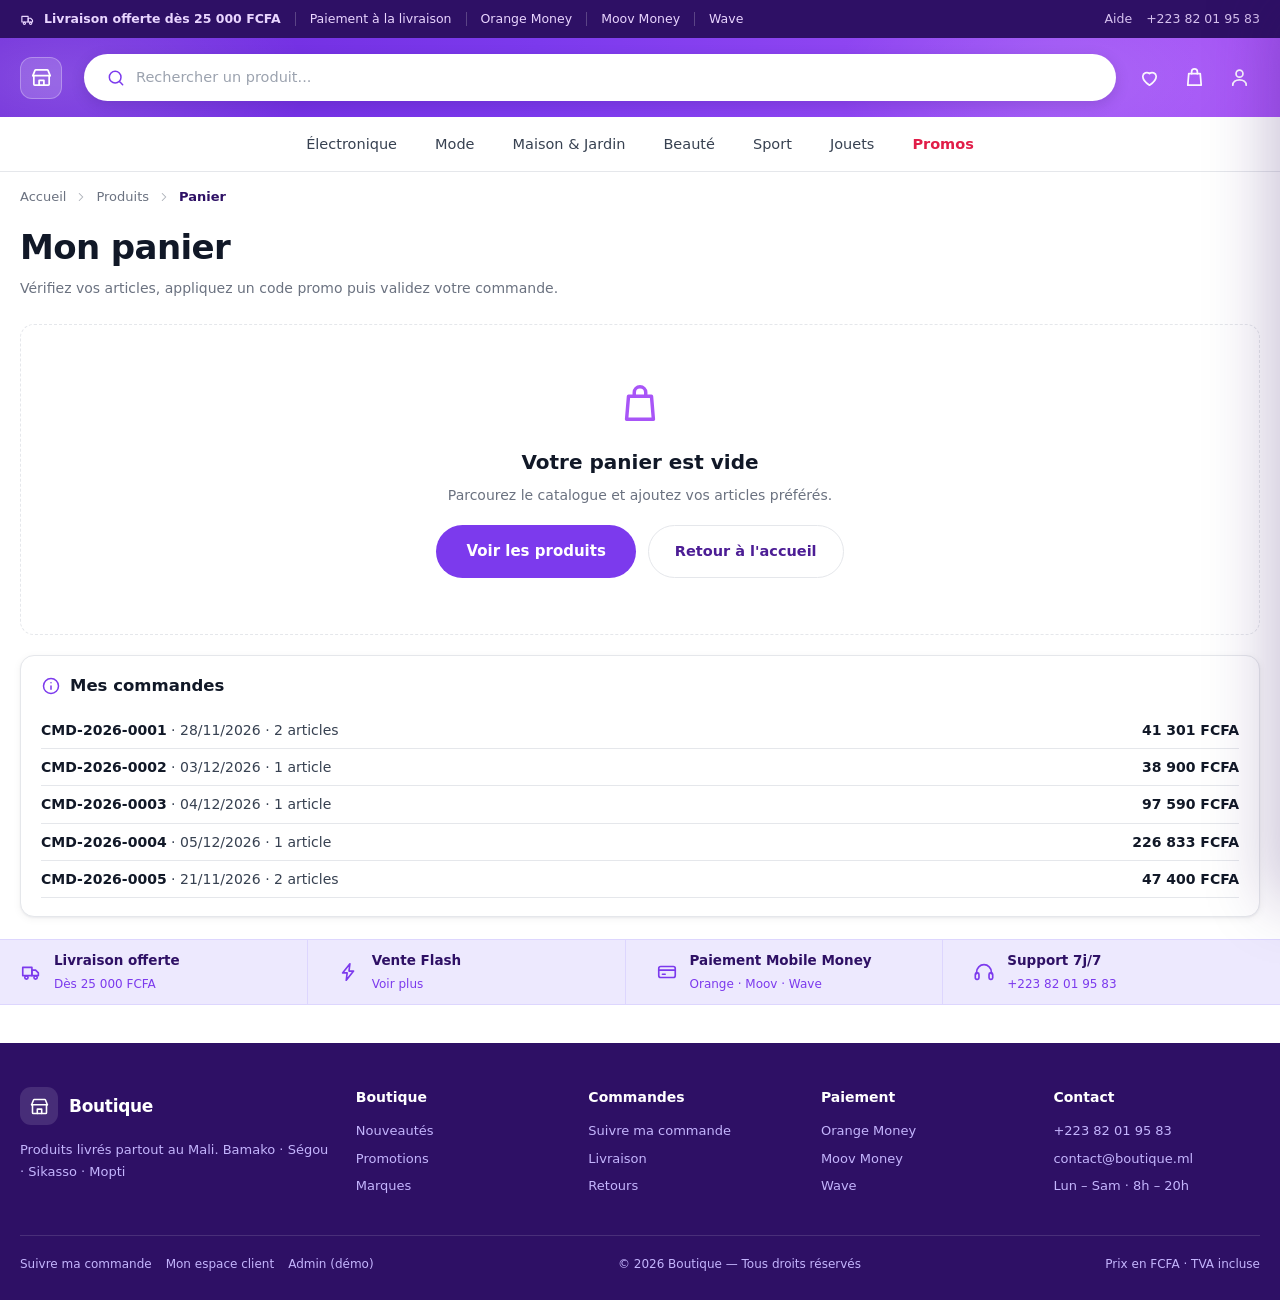
<file: panier.html>
<!DOCTYPE html>
<html lang="fr">
<head>
<meta charset="UTF-8">
<meta name="viewport" content="width=device-width, initial-scale=1">
<title>Panier — Boutique en ligne</title>
<meta name="description" content="Panier et commande : quantités, code promo, livraison et paiement Mobile Money.">
<style>
/* =========================================================================
   PAGE E-COMMERCE — ACCUEIL
   Reproduction des maquettes img/demo/ (applications e-commerce)

   ▸ Mêmes couleurs, même structure, même sobriété.
   ▸ Ajouts : finitions premium (ombres, easings) + animations.
   ▸ Fichier autonome : aucune image externe, aucun framework.
   ▸ Toutes les animations se coupent si le système demande
     « réduire les animations » (prefers-reduced-motion).

   Pour mettre une vraie photo produit, remplace dans une carte :
       <div class="thumb" style="background-image:url('...')"> … </div>
   par :
       <img class="thumb" src="photos/produit.jpg" alt="Produit">
   ========================================================================= */

:root{
  /* ── Palette — inchangée ─────────────────────────────────────────── */
  --violet-900:#2e1065;
  --violet-800:#4c1d95;
  --violet-700:#6d28d9;
  --violet-600:#7c3aed;
  --violet-500:#8b5cf6;
  --violet-400:#a855f7;
  --lav-1:#f5f3ff;
  --lav-2:#ede9fe;
  --pink:#e11d48;
  --ink:#111827;
  --grey:#6b7280;
  --line:#e5e7eb;
  --white:#fff;
  --radius:14px;

  /* ── Finitions (ombres douces, mouvements) ───────────────────────── */
  --shadow:0 1px 2px rgba(16,24,40,.05), 0 2px 8px rgba(16,24,40,.05);
  --shadow-md:0 2px 4px rgba(16,24,40,.05), 0 8px 20px rgba(46,16,101,.09);
  --shadow-lg:0 4px 10px rgba(16,24,40,.06), 0 18px 44px rgba(76,29,149,.18);
  --ring:0 0 0 4px rgba(139,92,246,.18);
  --ease:cubic-bezier(.22,.61,.36,1);
  --ease-out:cubic-bezier(.16,1,.3,1);
  --t:.28s var(--ease);
  --t-slow:.5s var(--ease-out);
}

*{margin:0;padding:0;box-sizing:border-box}
html{-webkit-text-size-adjust:100%;scroll-behavior:smooth}
body{
  font-family:'Poppins','Segoe UI',system-ui,-apple-system,sans-serif;
  color:var(--ink);
  background:#fff;
  line-height:1.45;
  -webkit-font-smoothing:antialiased;
  overflow-x:hidden;
}
img{max-width:100%;display:block}
a{color:inherit;text-decoration:none}
button{font:inherit;cursor:pointer;border:0;background:none}
.wrap{max-width:1400px;margin:0 auto;padding:0 20px}

/* Barre de progression de lecture (fine, en haut) -------------------------- */
#progress{
  position:fixed;top:0;left:0;height:2px;width:100%;z-index:99;
  background:linear-gradient(90deg,var(--violet-700),var(--violet-400),var(--pink));
  transform:scaleX(0);transform-origin:0 50%;
  transition:transform .1s linear;
}

/* Icônes SVG -------------------------------------------------------------- */
.ic{width:20px;height:20px;stroke:currentColor;fill:none;stroke-width:1.8;
    stroke-linecap:round;stroke-linejoin:round;flex:none;transition:transform var(--t)}
.ic-sm{width:15px;height:15px}

/* Focus clavier visible partout -------------------------------------------- */
:focus-visible{outline:2px solid var(--violet-600);outline-offset:3px;border-radius:6px}

/* ═══════════════════════════ 1. Bandeau promo ═══════════════════════════ */
.topbar{background:var(--violet-900);color:#e9d5ff;font-size:12.5px;position:relative;z-index:3}
.topbar .wrap{display:flex;align-items:center;gap:0;min-height:38px;flex-wrap:wrap}
.topbar b{font-weight:600}
.topbar .sep{width:1px;height:14px;background:rgba(255,255,255,.22);margin:0 14px}
.topbar .push{margin-left:auto;display:flex;align-items:center;gap:14px;padding:6px 0}
.topbar .push a{opacity:.9;transition:opacity var(--t)}
.topbar .push a:hover{opacity:1;text-decoration:underline}
.topbar .ic-sm{animation:drive 4.5s var(--ease) infinite}
@keyframes drive{
  0%,70%,100%{transform:translateX(0)}
  78%{transform:translateX(3px)}
  86%{transform:translateX(0)}
}

/* ═══════════════════════════════ 2. Header ═════════════════════════════ */
.header{
  color:#fff;position:relative;overflow:hidden;
  background:linear-gradient(90deg,var(--violet-700) 0%,var(--violet-600) 42%,var(--violet-400) 100%);
}
/* halo animé très léger — mêmes teintes, juste plus vivant */
.header::before{
  content:"";position:absolute;inset:-40% -10%;pointer-events:none;
  background:
    radial-gradient(420px 200px at 12% 50%,rgba(255,255,255,.16),transparent 60%),
    radial-gradient(380px 190px at 78% 50%,rgba(255,255,255,.13),transparent 62%);
  animation:aura 14s var(--ease) infinite alternate;
}
@keyframes aura{
  from{transform:translate3d(-3%,0,0) scale(1)}
  to{transform:translate3d(3%,0,0) scale(1.06)}
}
.header .wrap{display:flex;align-items:center;gap:22px;padding-top:16px;padding-bottom:16px;position:relative;z-index:1}

.brand{display:flex;align-items:center;gap:10px;flex:none}
.brand .mark{
  width:42px;height:42px;border-radius:12px;display:grid;place-items:center;
  background:rgba(255,255,255,.16);border:1px solid rgba(255,255,255,.28);
  transition:transform var(--t),background var(--t);
}
.brand .mark .ic{width:23px;height:23px}
.brand:hover .mark{transform:rotate(-6deg) scale(1.06);background:rgba(255,255,255,.24)}

.search{
  flex:1;display:flex;align-items:center;gap:10px;background:#fff;
  border-radius:999px;padding:13px 22px;color:var(--grey);min-width:0;
  box-shadow:0 4px 14px rgba(46,16,101,.18);
  transition:box-shadow var(--t),transform var(--t);
}
.search:focus-within{box-shadow:var(--ring),0 6px 22px rgba(46,16,101,.24);transform:translateY(-1px)}
.search .ic{color:var(--violet-600)}
.search:focus-within .ic{transform:scale(1.12)}
.search input{
  flex:1;border:0;outline:0;font:inherit;font-size:14.5px;color:var(--ink);
  background:transparent;min-width:0;
}
.search input::placeholder{color:#9ca3af;transition:opacity var(--t)}
.search:focus-within input::placeholder{opacity:.55}

.hactions{display:flex;align-items:center;gap:22px;flex:none}
.hactions button{color:#fff;position:relative;display:grid;place-items:center;opacity:.95;transition:transform var(--t),opacity var(--t)}
.hactions button:hover{opacity:1;transform:translateY(-2px)}
.hactions button:active{transform:translateY(0) scale(.94)}
.hactions .ic{width:23px;height:23px}
.dot{
  position:absolute;top:-5px;right:-6px;background:var(--pink);color:#fff;
  font-size:10px;font-weight:700;min-width:18px;height:18px;border-radius:999px;
  display:grid;place-items:center;padding:0 5px;box-shadow:0 0 0 2px var(--violet-600);
  animation:pop .6s var(--ease-out) .5s backwards, beat 2.6s var(--ease) 1.2s infinite;
}
@keyframes pop{from{transform:scale(0);opacity:0}to{transform:scale(1);opacity:1}}
@keyframes beat{
  0%,88%,100%{transform:scale(1)}
  92%{transform:scale(1.22)}
  96%{transform:scale(1)}
}

/* ═════════════════════════════════ 3. Nav ══════════════════════════════ */
.nav{border-bottom:1px solid var(--line);background:#fff;position:sticky;top:0;z-index:20;
     transition:box-shadow var(--t)}
html.scrolled .nav{box-shadow:0 6px 20px rgba(46,16,101,.07)}
.nav .wrap{display:flex;align-items:center;justify-content:center;gap:38px;min-height:54px;overflow-x:auto;scrollbar-width:none}
.nav .wrap::-webkit-scrollbar{display:none}
.nav a{
  font-size:14.5px;font-weight:500;color:#374151;white-space:nowrap;padding:6px 0;
  position:relative;transition:color var(--t);
}
.nav a::after{
  content:"";position:absolute;left:0;right:0;bottom:-1px;height:2px;border-radius:2px;
  background:currentColor;transform:scaleX(0);transform-origin:50% 50%;
  transition:transform var(--t-slow);
}
.nav a:hover{color:var(--violet-600)}
.nav a:hover::after{transform:scaleX(1)}
.nav a.hot{color:var(--pink);font-weight:600}
.nav a.hot:hover{color:var(--pink)}

/* ═════════════════════════════════ 4. Hero ═════════════════════════════ */
.hero{padding:22px 0 6px}
.hero .wrap{display:grid;grid-template-columns:2.15fr 1fr;gap:18px}

.banner{
  position:relative;border-radius:18px;overflow:hidden;padding:38px 40px;
  color:#fff;display:flex;flex-direction:column;justify-content:center;min-height:288px;
  box-shadow:var(--shadow-md);
  /* Image de fond + voile violet (le texte reste lisible).
     Pour changer d'image : img/shop/hero-bg.jpg */
  background:
    linear-gradient(105deg,var(--violet-800) 0%,rgba(109,40,217,.88) 34%,rgba(168,85,247,.55) 68%,rgba(168,85,247,.22) 100%),
    var(--violet-800) url("img/shop/hero-bg.jpg") center/cover no-repeat;
}
/* léger zoom lent sur la photo (effet « ken burns ») */
.banner::before{
  content:"";position:absolute;inset:0;border-radius:inherit;
  background:url("img/shop/hero-bg.jpg") right center/cover no-repeat;
  animation:kenburns 22s var(--ease) infinite alternate;
  transition:opacity var(--t);
}
.banner::after{
  content:"";position:absolute;right:-90px;top:-90px;width:340px;height:340px;
  border-radius:50%;background:rgba(255,255,255,.08);
  animation:orb 12s var(--ease) infinite alternate;
}
@keyframes kenburns{
  from{transform:scale(1) translateX(0)}
  to{transform:scale(1.07) translateX(-1.5%)}
}
@keyframes orb{
  from{transform:translate3d(0,0,0) scale(1);opacity:.8}
  to{transform:translate3d(-26px,18px,0) scale(1.16);opacity:1}
}
.banner > *{position:relative;z-index:1}

.pill{
  display:inline-block;background:#fff;color:var(--violet-700);font-weight:700;
  font-size:13px;padding:7px 17px;border-radius:999px;align-self:flex-start;
  box-shadow:0 4px 14px rgba(0,0,0,.14);
}
.banner h1{font-size:clamp(30px,4.4vw,57px);line-height:1.03;font-weight:800;
           letter-spacing:-1px;margin:16px 0 10px}
.banner .sub{font-size:16px;color:#ede9fe;margin-bottom:24px}
.btn{
  display:inline-flex;align-items:center;gap:9px;background:#fff;color:var(--violet-800);
  font-weight:700;font-size:14.5px;padding:14px 30px;border-radius:999px;
  align-self:flex-start;position:relative;overflow:hidden;
  transition:transform var(--t),box-shadow var(--t);
}
.btn:hover{transform:translateY(-2px);box-shadow:0 12px 30px rgba(0,0,0,.24)}
.btn:active{transform:translateY(0)}
.btn:hover .ic{transform:translateX(3px)}
/* reflet qui balaie le bouton */
.btn::after{
  content:"";position:absolute;top:0;bottom:0;width:45%;left:-60%;
  background:linear-gradient(100deg,transparent,rgba(255,255,255,.85),transparent);
  transform:skewX(-18deg);pointer-events:none;
}
.btn:hover::after{animation:shine .85s var(--ease)}
@keyframes shine{to{left:130%}}

/* Apparition en cascade au chargement */
.rise{animation:rise .75s var(--ease-out) backwards}
@keyframes rise{from{opacity:0;transform:translateY(16px)}to{opacity:1;transform:none}}

.promos{display:grid;grid-template-columns:1fr 1fr;grid-template-rows:1fr 1fr;gap:18px}
.promo{
  border-radius:16px;padding:22px;display:flex;flex-direction:column;justify-content:center;
  min-height:0;position:relative;overflow:hidden;box-shadow:var(--shadow);
  transition:transform var(--t),box-shadow var(--t);
}
.promo:hover{transform:translateY(-3px);box-shadow:var(--shadow-md)}
.promo h2{font-size:26px;font-weight:800;letter-spacing:-.4px;line-height:1.1}
.promo p{font-size:13.5px;margin-top:6px}

.promo.light{
  color:var(--violet-900);
  /* Image de fond + voile lavande */
  background:
    linear-gradient(100deg,rgba(242,238,254,.97) 0%,rgba(242,238,254,.86) 38%,rgba(242,238,254,.42) 68%,rgba(242,238,254,.06) 100%),
    var(--lav-2) url("img/shop/soldes-bg.jpg") right center/cover no-repeat;
}
.promo.light p{color:#6d28d9}
.promo.solid{
  color:#fff;
  background:
    linear-gradient(115deg,rgba(76,29,149,.93) 0%,rgba(109,40,217,.72) 55%,rgba(168,85,247,.5) 100%),
    var(--violet-800) url("img/shop/nouveautes-bg.jpg") right center/cover no-repeat;
}
/* les 2 bannières image : léger zoom au survol */
.promo.img{padding:0;background:#fff;border:1px solid var(--line);align-items:center}
.promo.img .tile{
  width:100%;height:100%;display:grid;place-items:center;color:#c7d2fe;
  background:var(--lav-1) url("img/shop/tile-1.jpg") center/cover no-repeat;
  transition:transform var(--t-slow);
}
.promo.img:hover .tile{transform:scale(1.06)}
.promo.img .tile .ic{width:74px;height:74px;stroke-width:1.1;opacity:0}

/* ═══════════════════════ 5. Bandeau de confiance ═══════════════════════ */
.trust{background:var(--lav-2);border-top:1px solid #ddd6fe;border-bottom:1px solid #ddd6fe;margin-top:22px}
.trust .wrap{display:flex;align-items:stretch;min-height:64px;overflow-x:auto;scrollbar-width:none}
.trust .wrap::-webkit-scrollbar{display:none}
.trust .item{display:flex;align-items:center;gap:12px;padding:0 30px;flex:1;white-space:nowrap;
             transition:background var(--t)}
.trust .item:first-child{padding-left:0}
.trust .item + .item{border-left:1px solid #ddd6fe}
.trust .ic{color:var(--violet-600);width:22px;height:22px}
.trust .item:hover .ic{transform:translateY(-3px) scale(1.1)}
.trust b{display:block;font-size:13.5px;font-weight:600;color:var(--violet-900)}
.trust span{font-size:12px;color:#7c3aed}

/* ═══════════════════════ 6. En-tête de section ═════════════════════════ */
.sec{padding:30px 0 8px}
.sec-head{display:flex;align-items:center;gap:18px;margin-bottom:18px}
.sec-head h2{font-size:22px;font-weight:700;display:flex;align-items:center;gap:9px}
.sec-head h2 span{display:inline-block;animation:flicker 3.4s var(--ease) infinite}
@keyframes flicker{
  0%,100%{transform:scale(1) rotate(0)}
  45%{transform:scale(1.14) rotate(-6deg)}
  60%{transform:scale(1) rotate(0)}
}

.count{display:flex;gap:7px;align-items:center}
.count b{
  background:var(--violet-800);color:#fff;font-size:14.5px;font-weight:700;
  min-width:42px;padding:8px 0;border-radius:9px;display:grid;place-items:center;
  font-variant-numeric:tabular-nums;box-shadow:0 3px 10px rgba(46,16,101,.22);
  transition:transform .18s var(--ease),background .18s var(--ease);
}
.count b:not(.idle){animation:flip .38s var(--ease)}
@keyframes flip{
  0%{transform:translateY(0)}
  45%{transform:translateY(-5px) scale(1.06);background:var(--violet-600)}
  100%{transform:translateY(0)}
}
.count i{color:var(--violet-800);font-style:normal;font-weight:700;
         animation:blink 1s var(--ease) infinite}
@keyframes blink{0%,100%{opacity:1}50%{opacity:.35}}

.sec-head .more{
  margin-left:auto;font-size:14px;font-weight:600;color:var(--violet-700);
  display:inline-flex;align-items:center;gap:4px;transition:color var(--t),gap var(--t);
}
.sec-head .more:hover{color:var(--violet-900);gap:9px}

/* ═══════════════════════════════ 7. Produits ═══════════════════════════ */
.grid{display:grid;grid-template-columns:repeat(6,1fr);gap:18px}
.card{
  position:relative;background:#fff;border:1px solid var(--line);border-radius:var(--radius);
  overflow:hidden;box-shadow:var(--shadow);display:flex;flex-direction:column;
  transition:transform var(--t),box-shadow var(--t),border-color var(--t);
  will-change:transform;
}
.card::after{
  content:"";position:absolute;inset:0;border-radius:inherit;pointer-events:none;
  background:linear-gradient(180deg,rgba(139,92,246,.07),transparent 42%);
  opacity:0;transition:opacity var(--t);
}
.card:hover{transform:translateY(-7px);box-shadow:var(--shadow-lg);border-color:#ddd6fe}
.card:hover::after{opacity:1}

.thumb{
  position:relative;width:100%;aspect-ratio:1/.92;display:grid;place-items:center;
  background:var(--lav-1);color:#a5b4fc;overflow:hidden;
  transition:transform var(--t-slow);
}
/* Image de fond propre à chaque produit (style en ligne sur chaque carte) */
.thumb[style]{background-size:cover;background-position:center}
.thumb .ic{width:58px;height:58px;stroke-width:1.2}
.card:hover .thumb{transform:scale(1.05)}
img.thumb{object-fit:cover;background:var(--lav-1);color:transparent}

.fav{
  position:absolute;top:9px;right:9px;width:31px;height:31px;border-radius:50%;
  background:rgba(255,255,255,.94);display:grid;place-items:center;color:var(--grey);
  box-shadow:0 1px 4px rgba(16,24,40,.16);z-index:2;
  transition:color var(--t),transform var(--t),background var(--t);
}
.fav:hover{color:var(--pink);transform:scale(1.14)}
.fav:active{transform:scale(.9)}
.fav .ic{width:16px;height:16px}
.fav.on{color:var(--pink);animation:bump .45s var(--ease-out)}
.fav.on .ic{fill:currentColor}
@keyframes bump{
  0%{transform:scale(1)}
  35%{transform:scale(1.32)}
  60%{transform:scale(.92)}
  100%{transform:scale(1)}
}

.off{
  position:absolute;top:9px;left:9px;background:var(--pink);color:#fff;z-index:2;
  font-size:11px;font-weight:700;padding:4px 9px;border-radius:999px;
  animation:glow 2.8s var(--ease) infinite;
}
@keyframes glow{
  0%,72%,100%{box-shadow:0 0 0 0 rgba(225,29,72,0)}
  80%{box-shadow:0 0 0 6px rgba(225,29,72,.16)}
}

.card .body{padding:13px 13px 15px;display:flex;flex-direction:column;gap:5px;flex:1}
.card .name{font-size:13px;font-weight:500;color:#374151;white-space:nowrap;
            overflow:hidden;text-overflow:ellipsis;transition:color var(--t)}
.card:hover .name{color:var(--violet-800)}
.card .was{font-size:11.5px;color:#9ca3af;text-decoration:line-through}
.card .price{font-size:17px;font-weight:800;color:var(--pink);letter-spacing:-.2px;
             transition:transform var(--t)}
.card:hover .price{transform:translateX(2px)}
.card .add{
  margin-top:auto;background:var(--violet-600);color:#fff;font-size:12.5px;font-weight:600;
  padding:9px;border-radius:9px;text-align:center;position:relative;overflow:hidden;
  transition:background var(--t),box-shadow var(--t),transform var(--t);
}
.card .add:hover{background:var(--violet-700);box-shadow:0 8px 18px rgba(109,40,217,.3)}
.card .add:active{transform:scale(.97)}
.card .add::after{
  content:"";position:absolute;top:0;bottom:0;width:50%;left:-70%;
  background:linear-gradient(100deg,transparent,rgba(255,255,255,.5),transparent);
  transform:skewX(-18deg);pointer-events:none;
}
.card .add:hover::after{animation:shine .8s var(--ease)}

/* ═════════════════════════════ 8. Catégories ═══════════════════════════ */
.cats{display:flex;flex-wrap:wrap;gap:12px;padding:26px 0 10px}
.cat{
  border:1px solid var(--line);border-radius:999px;padding:10px 22px;font-size:13.5px;
  font-weight:500;color:#374151;background:#fff;
  transition:border-color var(--t),color var(--t),background var(--t),
             transform var(--t),box-shadow var(--t);
}
.cat:hover{border-color:var(--violet-500);color:var(--violet-700);background:var(--lav-1);
           transform:translateY(-3px);box-shadow:0 8px 18px rgba(109,40,217,.13)}
.cat:active{transform:translateY(-1px) scale(.98)}
.cat.hot{color:var(--pink);border-color:#fecdd3}
.cat.hot:hover{background:#fff1f2;border-color:var(--pink);box-shadow:0 8px 18px rgba(225,29,72,.14)}

/* ════════════════════════════════ 9. Footer ════════════════════════════ */
.footer{background:var(--violet-900);color:#c4b5fd;margin-top:38px;padding:44px 0 26px;font-size:13px}
.footer .cols{display:grid;grid-template-columns:1.5fr 1fr 1fr 1fr 1fr;gap:26px}
.footer h3{color:#fff;font-size:14px;font-weight:700;margin-bottom:14px}
.footer li{list-style:none;margin-bottom:9px}
.footer a{transition:color var(--t),padding-left var(--t);display:inline-block}
.footer a:hover{color:#fff;padding-left:4px}
.footer .brandline{display:flex;align-items:center;gap:11px;margin-bottom:14px}
.footer .brandline .mark{
  width:38px;height:38px;border-radius:11px;background:rgba(255,255,255,.12);
  display:grid;place-items:center;transition:transform var(--t),background var(--t);
}
.footer .brandline:hover .mark{transform:rotate(-6deg);background:rgba(255,255,255,.2)}
.footer .brandline .mark .ic{width:21px;height:21px;color:#fff}
.footer .brandline b{color:#fff;font-size:17px;font-weight:800;letter-spacing:-.3px}
.footer .bot{
  border-top:1px solid rgba(255,255,255,.13);margin-top:30px;padding-top:20px;
  display:flex;justify-content:space-between;gap:14px;flex-wrap:wrap;font-size:12px;
}

/* ══════════════════════ 10. Apparition au défilement ═══════════════════ */
.rv{opacity:0;transform:translateY(20px);transition:opacity .6s var(--ease-out),transform .6s var(--ease-out)}
.rv.in{opacity:1;transform:none}

/* ═══════════════════════════ 11. Responsive ════════════════════════════ */
@media(max-width:1180px){
  .grid{grid-template-columns:repeat(3,1fr)}
  .footer .cols{grid-template-columns:1fr 1fr 1fr}
}
@media(max-width:900px){
  .hero .wrap{grid-template-columns:1fr}
  .banner{padding:30px 26px;min-height:0}
  .header .wrap{flex-wrap:wrap;gap:14px}
  .search{order:3;flex-basis:100%}
  .hactions{margin-left:auto}
  .nav{position:static}
  .nav .wrap{justify-content:flex-start;gap:24px;padding:0 20px}
  .trust .wrap{gap:8px}
  .trust .item{padding:12px 18px;flex:none}
}
@media(max-width:640px){
  .grid{grid-template-columns:repeat(2,1fr);gap:12px}
  .promos{grid-template-columns:1fr;grid-template-rows:auto}
  .promo.img{display:none}
  .topbar{font-size:11.5px}
  .topbar .item-x{display:none}
  .sec-head{flex-wrap:wrap;gap:12px}
  .footer .cols{grid-template-columns:1fr 1fr}
  .banner{background:
    linear-gradient(160deg,rgba(76,29,149,.95) 0%,rgba(109,40,217,.86) 60%,rgba(168,85,247,.7) 100%),
    var(--violet-800) url("img/shop/hero-bg.jpg") center/cover no-repeat;}
  .banner::before{animation:none}
  .promo.light{background:
    linear-gradient(120deg,rgba(242,238,254,.97) 0%,rgba(242,238,254,.9) 55%,rgba(242,238,254,.75) 100%),
    var(--lav-2) url("img/shop/soldes-bg.jpg") right center/cover no-repeat;}
  .promo.solid{background:
    linear-gradient(120deg,rgba(76,29,149,.95) 0%,rgba(109,40,217,.85) 55%,rgba(168,85,247,.72) 100%),
    var(--violet-800) url("img/shop/nouveautes-bg.jpg") right center/cover no-repeat;}
}

/* ═════════════ 12. Recherche — modale animée et responsive ═════════════
   Le champ du haut ouvre un panneau de recherche : centré sur ordinateur,
   plein écran sur téléphone. Mêmes couleurs, mêmes ombres que la page.    */
.sm{position:fixed;inset:0;z-index:120;display:flex;justify-content:center;align-items:flex-start}
.sm[hidden]{display:none}
html.sm-open,html.sm-open body{overflow:hidden}

.sm-veil{
  position:absolute;inset:0;background:rgba(46,16,101,.42);
  -webkit-backdrop-filter:blur(7px) saturate(1.1);backdrop-filter:blur(7px) saturate(1.1);
  opacity:0;transition:opacity .32s var(--ease);
}
.sm.on .sm-veil{opacity:1}

.sm-pan{
  position:relative;width:min(760px,calc(100% - 40px));margin-top:9vh;max-height:78vh;
  display:flex;flex-direction:column;overflow:hidden;background:#fff;
  border-radius:22px;box-shadow:var(--shadow-lg),0 0 0 1px var(--line);
  opacity:0;transform:translateY(26px) scale(.97);
  transition:opacity .34s var(--ease-out),transform .46s var(--ease-out);
}
.sm.on .sm-pan{opacity:1;transform:none}
.sm-pan::before{
  content:"";position:absolute;top:0;left:0;right:0;height:3px;z-index:3;
  background:linear-gradient(90deg,var(--violet-800),var(--violet-500) 55%,var(--pink));
}

.sm-bar{
  flex:none;display:flex;align-items:center;gap:12px;background:#fff;
  padding:16px 16px 14px 20px;border-bottom:1px solid var(--line);
}
.sm-bar > .ic{width:22px;height:22px;color:var(--violet-600)}
.sm-bar input{
  flex:1;min-width:0;border:0;outline:0;background:transparent;font:inherit;
  font-size:16.5px;color:var(--ink);transition:color var(--t);
}
.sm-bar input::placeholder{color:#9ca3af}
.sm-x{
  flex:none;width:38px;height:38px;border-radius:12px;display:grid;place-items:center;
  color:var(--grey);transition:background var(--t),color var(--t),transform var(--t);
}
.sm-x .ic{width:17px;height:17px;color:currentColor}
.sm-x:hover{background:var(--lav-1);color:var(--violet-700);transform:rotate(90deg)}

.sm-body{
  flex:1 1 auto;min-height:0;
  padding:18px 20px 8px;overflow:auto;overscroll-behavior:contain;
  scrollbar-width:thin;scrollbar-color:var(--lav-2) transparent;
}
.sm-body::-webkit-scrollbar{width:10px}
.sm-body::-webkit-scrollbar-thumb{background:var(--lav-2);border:3px solid #fff;border-radius:999px}
.sm-h{
  font-size:11px;font-weight:700;letter-spacing:.09em;text-transform:uppercase;
  color:var(--grey);margin-bottom:12px;
}
.sm-sec + .sm-sec{margin-top:24px}

.chips{display:flex;flex-wrap:wrap;gap:9px}
.pop{
  border:1px solid var(--line);background:#fff;border-radius:999px;padding:9px 16px;
  font-size:13.5px;font-weight:500;color:#374151;
  transition:border-color var(--t),color var(--t),background var(--t),
             transform var(--t),box-shadow var(--t);
}
.pop:hover{border-color:var(--violet-500);color:var(--violet-700);background:var(--lav-1);
           transform:translateY(-2px);box-shadow:0 8px 18px rgba(109,40,217,.13)}
.pop:active{transform:translateY(0) scale(.97)}

.sm-list{display:flex;flex-direction:column;gap:4px}
.row{
  display:flex;align-items:center;gap:13px;width:100%;text-align:left;color:inherit;
  padding:9px 11px;border-radius:14px;transition:background var(--t),transform var(--t);
}
.row:hover{background:var(--lav-1);transform:translateX(3px)}
.row .th{
  flex:none;width:46px;height:46px;border-radius:12px;
  background:var(--lav-1) center/cover no-repeat;box-shadow:inset 0 0 0 1px var(--line);
}
.row .tx{flex:1;min-width:0}
.row .nm{
  display:block;font-size:14px;font-weight:500;color:#374151;
  white-space:nowrap;overflow:hidden;text-overflow:ellipsis;
}
.row .mt{display:block;font-size:11.5px;color:var(--grey);margin-top:2px}
.row .mt s{color:#9ca3af}
.row .bg{
  display:inline-block;vertical-align:1px;background:var(--pink);color:#fff;
  font-size:10.5px;font-weight:700;padding:2px 7px;border-radius:999px;margin-right:6px;
}
.row .pr{flex:none;font-size:14.5px;font-weight:800;color:var(--pink);letter-spacing:-.2px}
.row > .ic{flex:none;width:16px;height:16px;color:var(--violet-500);opacity:.65}
.row:hover > .ic{transform:translateX(3px);opacity:1}
.row mark{background:var(--lav-2);color:var(--violet-800);border-radius:5px;padding:0 3px}

.sm-empty{padding:26px 8px 34px;text-align:center;color:var(--grey);font-size:14px}
.sm-empty .ic{width:34px;height:34px;color:var(--violet-400);stroke-width:1.4;margin:0 auto 12px}
.sm-empty b{color:var(--ink);font-weight:600}
.sm-empty span{display:block;margin-top:7px;font-size:12.5px}

.sm-foot{
  flex:none;display:flex;flex-wrap:wrap;align-items:center;justify-content:space-between;
  gap:10px;padding:11px 20px;border-top:1px solid var(--line);background:var(--lav-1);
  font-size:12px;color:var(--grey);
}
.sm-foot .k{display:inline-flex;align-items:center;gap:6px}
.sm-foot i{
  font-style:normal;background:#fff;border:1px solid var(--line);border-radius:6px;
  padding:2px 7px;font-size:11px;font-weight:600;color:#374151;box-shadow:var(--shadow);
}

/* Entrée animée du contenu (cascade douce) */
.sm.on .sm-bar{animation:rise .45s var(--ease-out) both}
.sm.on .sm-sec{animation:rise .5s var(--ease-out) both}
.sm.on .sm-sec:nth-of-type(2){animation-delay:.07s}
.sm.on .sm-list .row{animation:rise .4s var(--ease-out) both}

/* Carte mise en avant quand on ouvre un résultat */
.card.flash{box-shadow:var(--ring),var(--shadow-lg);border-color:var(--violet-500)}

@media(max-width:640px){
  .sm-pan{width:100%;margin-top:0;height:100%;max-height:100%;border-radius:0;box-shadow:none}
  .sm-bar{padding:calc(12px + env(safe-area-inset-top)) 12px 12px 16px}
  .sm-bar input{font-size:16px}
  .sm-body{padding:16px 16px 6px}
  .sm-foot{padding:11px 16px calc(11px + env(safe-area-inset-bottom))}
  .row .th{width:42px;height:42px}
  .sm-h{margin-bottom:10px}
}

/* ═════════════ 13. Respect de « réduire les animations » ═══════════════ */
@media(prefers-reduced-motion:reduce){
  *,*::before,*::after{
    animation-duration:.001ms !important;animation-iteration-count:1 !important;
    transition-duration:.001ms !important;scroll-behavior:auto !important;
  }
  .rv{opacity:1;transform:none}
  #progress{display:none}
}
</style>
<link rel="stylesheet" href="css/shop-pages.css">
</head>
<body class="" data-page="panier">

<div id="progress" aria-hidden="true"></div>

<svg width="0" height="0" style="position:absolute" aria-hidden="true">
  <symbol id="i-store" viewBox="0 0 24 24"><path d="M4 10v9a1 1 0 0 0 1 1h14a1 1 0 0 0 1-1v-9"/><path d="M3 10 5.2 4.6A1 1 0 0 1 6.1 4h11.8a1 1 0 0 1 .9.6L21 10"/><path d="M3 10h18"/><path d="M9.5 20v-5h5v5"/></symbol>
  <symbol id="i-search" viewBox="0 0 24 24"><circle cx="11" cy="11" r="7"/><path d="m20 20-3.5-3.5"/></symbol>
  <symbol id="i-heart" viewBox="0 0 24 24"><path d="M12 20s-7-4.4-7-9.3A4.2 4.2 0 0 1 12 8a4.2 4.2 0 0 1 7 2.7C19 15.6 12 20 12 20Z"/></symbol>
  <symbol id="i-bag" viewBox="0 0 24 24"><path d="M6 8h12l1 12H5L6 8Z"/><path d="M9 8V6a3 3 0 0 1 6 0v2"/></symbol>
  <symbol id="i-user" viewBox="0 0 24 24"><circle cx="12" cy="8" r="3.6"/><path d="M5 20c0-3.4 3.1-5.6 7-5.6s7 2.2 7 5.6"/></symbol>
  <symbol id="i-truck" viewBox="0 0 24 24"><path d="M3 7h10v9H3z"/><path d="M13 10h4l3 3v3h-7z"/><circle cx="7" cy="18" r="1.8"/><circle cx="17" cy="18" r="1.8"/></symbol>
  <symbol id="i-bolt" viewBox="0 0 24 24"><path d="M13 3 5 13h5l-1 8 8-10h-5l1-8Z"/></symbol>
  <symbol id="i-card" viewBox="0 0 24 24"><rect x="3" y="6" width="18" height="12" rx="2.2"/><path d="M3 10h18"/><path d="M7 14.5h3"/></symbol>
  <symbol id="i-headset" viewBox="0 0 24 24"><path d="M4 14v-2a8 8 0 0 1 16 0v2"/><rect x="2.5" y="13" width="4" height="7" rx="1.6"/><rect x="17.5" y="13" width="4" height="7" rx="1.6"/></symbol>
  <symbol id="i-chevron" viewBox="0 0 24 24"><path d="m9 6 6 6-6 6"/></symbol>
  <symbol id="i-phone" viewBox="0 0 24 24"><rect x="7" y="2" width="10" height="20" rx="2.4"/><path d="M11 18.6h2"/></symbol>
  <symbol id="i-washer" viewBox="0 0 24 24"><rect x="4.5" y="2" width="15" height="20" rx="2.4"/><circle cx="12" cy="13" r="4.6"/><path d="M7.5 6h2"/></symbol>
  <symbol id="i-watch" viewBox="0 0 24 24"><circle cx="12" cy="12" r="5.2"/><path d="M9.3 7.3 9.8 2h4.4l.5 5.3M9.3 16.7 9.8 22h4.4l.5-5.3"/></symbol>
  <symbol id="i-phones" viewBox="0 0 24 24"><path d="M4 14v-3a8 8 0 0 1 16 0v3"/><rect x="2.5" y="13" width="4" height="7" rx="1.6"/><rect x="17.5" y="13" width="4" height="7" rx="1.6"/></symbol>
  <symbol id="i-speaker" viewBox="0 0 24 24"><rect x="6" y="2" width="12" height="20" rx="2.6"/><circle cx="12" cy="15" r="3.6"/><circle cx="12" cy="7" r="1.9"/></symbol>
  <symbol id="i-fan" viewBox="0 0 24 24"><circle cx="12" cy="12" r="2.1"/><path d="M12 9.9V3.5M14.8 13.6l5.5 3.2M9.2 13.6l-5.5 3.2"/></symbol>
  <symbol id="i-close" viewBox="0 0 24 24"><path d="m6 6 12 12"/><path d="m18 6-12 12"/></symbol>
</svg>
<svg width="0" height="0" style="position:absolute" aria-hidden="true">
  <symbol id="i-b2-star" viewBox="0 0 24 24"><path d="m12 3 2.7 5.6 6.1.9-4.4 4.3 1 6.1-5.4-2.9-5.4 2.9 1-6.1L3.2 9.5l6.1-.9L12 3Z"/></symbol>
  <symbol id="i-b2-plus" viewBox="0 0 24 24"><path d="M12 5v14M5 12h14"/></symbol>
  <symbol id="i-b2-minus" viewBox="0 0 24 24"><path d="M5 12h14"/></symbol>
  <symbol id="i-b2-trash" viewBox="0 0 24 24"><path d="M3 6h18M8 6V4h8v2M19 6l-1 14H6L5 6"/><path d="M10 11v5M14 11v5"/></symbol>
  <symbol id="i-b2-check" viewBox="0 0 24 24"><path d="M20 6 9 17l-5-5"/></symbol>
  <symbol id="i-b2-tag" viewBox="0 0 24 24"><path d="M20.6 13.4 13.4 20.6a2 2 0 0 1-2.8 0L2 12V2h10l8.6 8.6a2 2 0 0 1 0 2.8Z"/><circle cx="7" cy="7" r="1.3"/></symbol>
  <symbol id="i-b2-lock" viewBox="0 0 24 24"><rect x="3" y="11" width="18" height="11" rx="2"/><path d="M7 11V7a5 5 0 0 1 10 0v4"/></symbol>
  <symbol id="i-b2-info" viewBox="0 0 24 24"><circle cx="12" cy="12" r="9"/><path d="M12 16v-4M12 8h.01"/></symbol>
  <symbol id="i-b2-alert" viewBox="0 0 24 24"><circle cx="12" cy="12" r="9"/><path d="M12 8v4M12 16h.01"/></symbol>
</svg>

<!-- ══════════════════════════════ Bandeau promo ══════════════════════════ -->
<div class="topbar">
  <div class="wrap">
    <div style="display:flex;align-items:center;gap:9px;padding:8px 0">
      <svg class="ic ic-sm" aria-hidden="true"><use href="#i-truck"/></svg>
      <b>Livraison offerte dès 25 000 FCFA</b>
    </div>
    <span class="sep item-x"></span><span class="item-x">Paiement à la livraison</span>
    <span class="sep item-x"></span><span class="item-x">Orange Money</span>
    <span class="sep item-x"></span><span class="item-x">Moov Money</span>
    <span class="sep item-x"></span><span class="item-x">Wave</span>
    <div class="push">
      <a href="#aide">Aide</a>
      <a href="tel:+22382019583">+223 82 01 95 83</a>
    </div>
  </div>
</div>


<!-- ═══════════════════════════════ Header ═══════════════════════════════ -->
<header class="header">
  <div class="wrap">
    <a class="brand" href="index.html" aria-label="Accueil de la boutique">
      <span class="mark"><svg class="ic" aria-hidden="true"><use href="#i-store"/></svg></span>
    </a>

    <form class="search" role="search" onsubmit="return false">
      <svg class="ic" aria-hidden="true"><use href="#i-search"/></svg>
      <input type="search" placeholder="Rechercher un produit..." aria-label="Rechercher un produit">
    </form>

    <div class="hactions">
      <a class="acc" href="compte.html" aria-label="Mes favoris" data-fav-count data-fav-count><svg class="ic"><use href="#i-heart"/></svg></a>
      <a class="acc" href="panier.html" aria-label="Mon panier" data-bag data-bag>
        <svg class="ic"><use href="#i-bag"/></svg>
        <span class="dot">3</span>
      </a>
      <a class="acc" href="compte.html" aria-label="Mon espace client" data-user><svg class="ic"><use href="#i-user"/></svg><span class="nm" style="font-size:11px;font-weight:700;margin-left:4px"></span></a>
    </div>
  </div>
</header>


<!-- ════════════════════════════════ Nav ════════════════════════════════ -->
<nav class="nav" aria-label="Catégories principales">
  <div class="wrap">
    <a href="produits.html?cat=%C3%89lectronique">Électronique</a>
    <a href="produits.html?cat=Mode">Mode</a>
    <a href="produits.html?cat=Maison%20%26%20Jardin">Maison &amp; Jardin</a>
    <a href="produits.html?cat=Beaut%C3%A9">Beauté</a>
    <a href="produits.html?cat=Sport">Sport</a>
    <a href="produits.html?cat=Jouets">Jouets</a>
    <a class="hot" href="produits.html?promo=1">Promos</a>
  </div>
</nav>



<!-- ══════════════════════════════ Panier ══════════════════════════════ -->
<nav class="crumb" aria-label="Fil d'Ariane">
  <div class="wrap">
    <a href="index.html">Accueil</a>
    <svg class="ic"><use href="#i-chevron"/></svg>
    <a href="produits.html">Produits</a>
    <svg class="ic"><use href="#i-chevron"/></svg>
    <span class="here">Panier</span>
  </div>
</nav>

<section class="phead">
  <div class="wrap">
    <h1>Mon panier</h1>
    <p>Vérifiez vos articles, appliquez un code promo puis validez votre commande.</p>
  </div>
</section>

<section>
  <div class="wrap" id="cart"></div>
</section>

<!-- ═══════════════════════ Bandeau de confiance ════════════════════════ -->
<div class="trust">
  <div class="wrap">
    <div class="item rv">
      <svg class="ic" aria-hidden="true"><use href="#i-truck"/></svg>
      <div><b>Livraison offerte</b><span>Dès 25 000 FCFA</span></div>
    </div>
    <div class="item rv" style="transition-delay:.08s">
      <svg class="ic" aria-hidden="true"><use href="#i-bolt"/></svg>
      <div><b>Vente Flash</b><span>Voir plus</span></div>
    </div>
    <div class="item rv" style="transition-delay:.16s">
      <svg class="ic" aria-hidden="true"><use href="#i-card"/></svg>
      <div><b>Paiement Mobile Money</b><span>Orange · Moov · Wave</span></div>
    </div>
    <div class="item rv" style="transition-delay:.24s">
      <svg class="ic" aria-hidden="true"><use href="#i-headset"/></svg>
      <div><b>Support 7j/7</b><span>+223 82 01 95 83</span></div>
    </div>
  </div>
</div>



<!-- ═════════════════════════════ Footer ════════════════════════════════ -->
<footer class="footer">
  <div class="wrap">
    <div class="cols">
      <div class="rv">
        <div class="brandline">
          <span class="mark"><svg class="ic" aria-hidden="true"><use href="#i-store"/></svg></span>
          <b>Boutique</b>
        </div>
        <p style="line-height:1.7">Produits livrés partout au Mali.
Bamako · Ségou · Sikasso · Mopti</p>
      </div>
      <div class="rv" style="transition-delay:.06s">
        <h3>Boutique</h3>
        <ul>
          <li><a href="produits.html">Nouveautés</a></li>
          <li><a href="produits.html?promo=1">Promotions</a></li>
          <li><a href="produits.html">Marques</a></li>
        </ul>
      </div>
      <div class="rv" style="transition-delay:.12s">
        <h3>Commandes</h3>
        <ul>
          <li><a href="suivi.html">Suivre ma commande</a></li>
          <li><a href="suivi.html">Livraison</a></li>
          <li><a href="suivi.html">Retours</a></li>
        </ul>
      </div>
      <div class="rv" style="transition-delay:.18s">
        <h3>Paiement</h3>
        <ul>
          <li>Orange Money</li>
          <li>Moov Money</li>
          <li>Wave</li>
        </ul>
      </div>
      <div class="rv" style="transition-delay:.24s">
        <h3>Contact</h3>
        <ul>
          <li><a href="tel:+22382019583">+223 82 01 95 83</a></li>
          <li><a href="mailto:contact@boutique.ml">contact@boutique.ml</a></li>
          <li>Lun – Sam · 8h – 20h</li>
        </ul>
      </div>
    </div>
    <div class="bot"><span style="display:flex;gap:14px;flex-wrap:wrap"><a href="suivi.html">Suivre ma commande</a><a href="compte.html">Mon espace client</a><a href="admin.html">Admin (démo)</a></span>
      <span>© 2026 Boutique — Tous droits réservés</span>
      <span>Prix en FCFA · TVA incluse</span>
    </div>
  </div>
</footer>



<!-- ══════════════════════════ Panier latéral ══════════════════════════ -->
<div class="veil" id="veil"></div>
<aside class="drawer" id="drawer" aria-label="Panier">
  <div class="drawer-head">
    <b>Mon panier</b>
    <button class="x" type="button" data-drawer-close aria-label="Fermer"><svg class="ic"><use href="#i-close"/></svg></button>
  </div>
  <div class="drawer-body" id="dBody"></div>
  <div class="drawer-foot" id="dFoot"></div>
</aside>

<!-- ══════════════════════════ Notifications ══════════════════════════ -->
<div class="toasts" id="toasts" aria-live="polite"></div>

<script src="js/shop-data.js"></script>
<script src="js/shop-pages.js"></script>
</body>
</html>
</file>
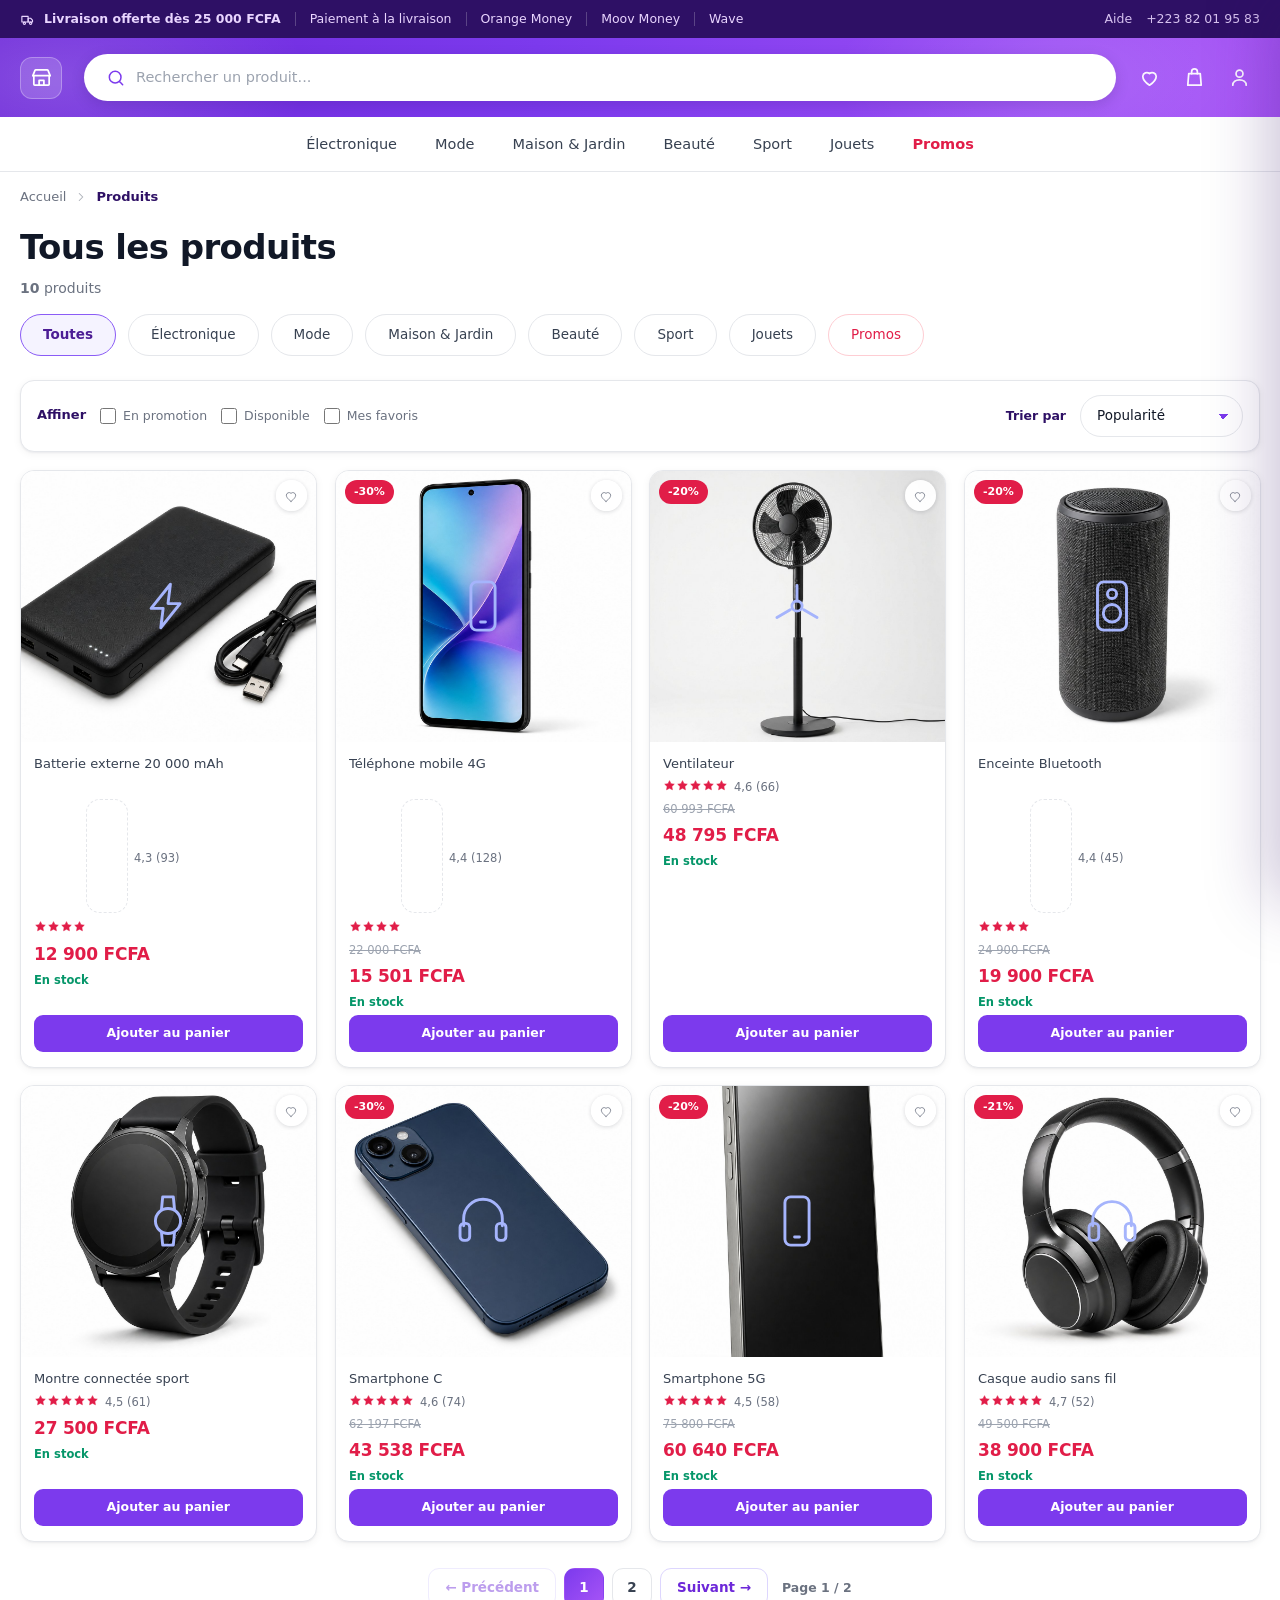
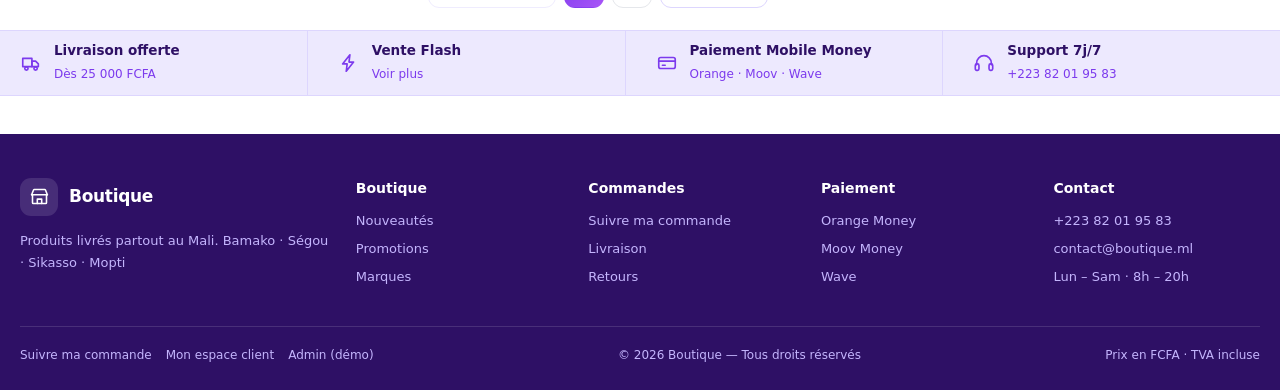
<file: produit.html>
<!DOCTYPE html>
<html lang="fr">
<head>
<meta charset="UTF-8">
<meta name="viewport" content="width=device-width, initial-scale=1">
<title>Détail produit — Boutique en ligne</title>
<meta name="description" content="Fiche produit détaillée : galerie, options, caractéristiques, avis et ajout au panier.">
<style>
/* =========================================================================
   PAGE E-COMMERCE — ACCUEIL
   Reproduction des maquettes img/demo/ (applications e-commerce)

   ▸ Mêmes couleurs, même structure, même sobriété.
   ▸ Ajouts : finitions premium (ombres, easings) + animations.
   ▸ Fichier autonome : aucune image externe, aucun framework.
   ▸ Toutes les animations se coupent si le système demande
     « réduire les animations » (prefers-reduced-motion).

   Pour mettre une vraie photo produit, remplace dans une carte :
       <div class="thumb" style="background-image:url('...')"> … </div>
   par :
       <img class="thumb" src="photos/produit.jpg" alt="Produit">
   ========================================================================= */

:root{
  /* ── Palette — inchangée ─────────────────────────────────────────── */
  --violet-900:#2e1065;
  --violet-800:#4c1d95;
  --violet-700:#6d28d9;
  --violet-600:#7c3aed;
  --violet-500:#8b5cf6;
  --violet-400:#a855f7;
  --lav-1:#f5f3ff;
  --lav-2:#ede9fe;
  --pink:#e11d48;
  --ink:#111827;
  --grey:#6b7280;
  --line:#e5e7eb;
  --white:#fff;
  --radius:14px;

  /* ── Finitions (ombres douces, mouvements) ───────────────────────── */
  --shadow:0 1px 2px rgba(16,24,40,.05), 0 2px 8px rgba(16,24,40,.05);
  --shadow-md:0 2px 4px rgba(16,24,40,.05), 0 8px 20px rgba(46,16,101,.09);
  --shadow-lg:0 4px 10px rgba(16,24,40,.06), 0 18px 44px rgba(76,29,149,.18);
  --ring:0 0 0 4px rgba(139,92,246,.18);
  --ease:cubic-bezier(.22,.61,.36,1);
  --ease-out:cubic-bezier(.16,1,.3,1);
  --t:.28s var(--ease);
  --t-slow:.5s var(--ease-out);
}

*{margin:0;padding:0;box-sizing:border-box}
html{-webkit-text-size-adjust:100%;scroll-behavior:smooth}
body{
  font-family:'Poppins','Segoe UI',system-ui,-apple-system,sans-serif;
  color:var(--ink);
  background:#fff;
  line-height:1.45;
  -webkit-font-smoothing:antialiased;
  overflow-x:hidden;
}
img{max-width:100%;display:block}
a{color:inherit;text-decoration:none}
button{font:inherit;cursor:pointer;border:0;background:none}
.wrap{max-width:1400px;margin:0 auto;padding:0 20px}

/* Barre de progression de lecture (fine, en haut) -------------------------- */
#progress{
  position:fixed;top:0;left:0;height:2px;width:100%;z-index:99;
  background:linear-gradient(90deg,var(--violet-700),var(--violet-400),var(--pink));
  transform:scaleX(0);transform-origin:0 50%;
  transition:transform .1s linear;
}

/* Icônes SVG -------------------------------------------------------------- */
.ic{width:20px;height:20px;stroke:currentColor;fill:none;stroke-width:1.8;
    stroke-linecap:round;stroke-linejoin:round;flex:none;transition:transform var(--t)}
.ic-sm{width:15px;height:15px}

/* Focus clavier visible partout -------------------------------------------- */
:focus-visible{outline:2px solid var(--violet-600);outline-offset:3px;border-radius:6px}

/* ═══════════════════════════ 1. Bandeau promo ═══════════════════════════ */
.topbar{background:var(--violet-900);color:#e9d5ff;font-size:12.5px;position:relative;z-index:3}
.topbar .wrap{display:flex;align-items:center;gap:0;min-height:38px;flex-wrap:wrap}
.topbar b{font-weight:600}
.topbar .sep{width:1px;height:14px;background:rgba(255,255,255,.22);margin:0 14px}
.topbar .push{margin-left:auto;display:flex;align-items:center;gap:14px;padding:6px 0}
.topbar .push a{opacity:.9;transition:opacity var(--t)}
.topbar .push a:hover{opacity:1;text-decoration:underline}
.topbar .ic-sm{animation:drive 4.5s var(--ease) infinite}
@keyframes drive{
  0%,70%,100%{transform:translateX(0)}
  78%{transform:translateX(3px)}
  86%{transform:translateX(0)}
}

/* ═══════════════════════════════ 2. Header ═════════════════════════════ */
.header{
  color:#fff;position:relative;overflow:hidden;
  background:linear-gradient(90deg,var(--violet-700) 0%,var(--violet-600) 42%,var(--violet-400) 100%);
}
/* halo animé très léger — mêmes teintes, juste plus vivant */
.header::before{
  content:"";position:absolute;inset:-40% -10%;pointer-events:none;
  background:
    radial-gradient(420px 200px at 12% 50%,rgba(255,255,255,.16),transparent 60%),
    radial-gradient(380px 190px at 78% 50%,rgba(255,255,255,.13),transparent 62%);
  animation:aura 14s var(--ease) infinite alternate;
}
@keyframes aura{
  from{transform:translate3d(-3%,0,0) scale(1)}
  to{transform:translate3d(3%,0,0) scale(1.06)}
}
.header .wrap{display:flex;align-items:center;gap:22px;padding-top:16px;padding-bottom:16px;position:relative;z-index:1}

.brand{display:flex;align-items:center;gap:10px;flex:none}
.brand .mark{
  width:42px;height:42px;border-radius:12px;display:grid;place-items:center;
  background:rgba(255,255,255,.16);border:1px solid rgba(255,255,255,.28);
  transition:transform var(--t),background var(--t);
}
.brand .mark .ic{width:23px;height:23px}
.brand:hover .mark{transform:rotate(-6deg) scale(1.06);background:rgba(255,255,255,.24)}

.search{
  flex:1;display:flex;align-items:center;gap:10px;background:#fff;
  border-radius:999px;padding:13px 22px;color:var(--grey);min-width:0;
  box-shadow:0 4px 14px rgba(46,16,101,.18);
  transition:box-shadow var(--t),transform var(--t);
}
.search:focus-within{box-shadow:var(--ring),0 6px 22px rgba(46,16,101,.24);transform:translateY(-1px)}
.search .ic{color:var(--violet-600)}
.search:focus-within .ic{transform:scale(1.12)}
.search input{
  flex:1;border:0;outline:0;font:inherit;font-size:14.5px;color:var(--ink);
  background:transparent;min-width:0;
}
.search input::placeholder{color:#9ca3af;transition:opacity var(--t)}
.search:focus-within input::placeholder{opacity:.55}

.hactions{display:flex;align-items:center;gap:22px;flex:none}
.hactions button{color:#fff;position:relative;display:grid;place-items:center;opacity:.95;transition:transform var(--t),opacity var(--t)}
.hactions button:hover{opacity:1;transform:translateY(-2px)}
.hactions button:active{transform:translateY(0) scale(.94)}
.hactions .ic{width:23px;height:23px}
.dot{
  position:absolute;top:-5px;right:-6px;background:var(--pink);color:#fff;
  font-size:10px;font-weight:700;min-width:18px;height:18px;border-radius:999px;
  display:grid;place-items:center;padding:0 5px;box-shadow:0 0 0 2px var(--violet-600);
  animation:pop .6s var(--ease-out) .5s backwards, beat 2.6s var(--ease) 1.2s infinite;
}
@keyframes pop{from{transform:scale(0);opacity:0}to{transform:scale(1);opacity:1}}
@keyframes beat{
  0%,88%,100%{transform:scale(1)}
  92%{transform:scale(1.22)}
  96%{transform:scale(1)}
}

/* ═════════════════════════════════ 3. Nav ══════════════════════════════ */
.nav{border-bottom:1px solid var(--line);background:#fff;position:sticky;top:0;z-index:20;
     transition:box-shadow var(--t)}
html.scrolled .nav{box-shadow:0 6px 20px rgba(46,16,101,.07)}
.nav .wrap{display:flex;align-items:center;justify-content:center;gap:38px;min-height:54px;overflow-x:auto;scrollbar-width:none}
.nav .wrap::-webkit-scrollbar{display:none}
.nav a{
  font-size:14.5px;font-weight:500;color:#374151;white-space:nowrap;padding:6px 0;
  position:relative;transition:color var(--t);
}
.nav a::after{
  content:"";position:absolute;left:0;right:0;bottom:-1px;height:2px;border-radius:2px;
  background:currentColor;transform:scaleX(0);transform-origin:50% 50%;
  transition:transform var(--t-slow);
}
.nav a:hover{color:var(--violet-600)}
.nav a:hover::after{transform:scaleX(1)}
.nav a.hot{color:var(--pink);font-weight:600}
.nav a.hot:hover{color:var(--pink)}

/* ═════════════════════════════════ 4. Hero ═════════════════════════════ */
.hero{padding:22px 0 6px}
.hero .wrap{display:grid;grid-template-columns:2.15fr 1fr;gap:18px}

.banner{
  position:relative;border-radius:18px;overflow:hidden;padding:38px 40px;
  color:#fff;display:flex;flex-direction:column;justify-content:center;min-height:288px;
  box-shadow:var(--shadow-md);
  /* Image de fond + voile violet (le texte reste lisible).
     Pour changer d'image : img/shop/hero-bg.jpg */
  background:
    linear-gradient(105deg,var(--violet-800) 0%,rgba(109,40,217,.88) 34%,rgba(168,85,247,.55) 68%,rgba(168,85,247,.22) 100%),
    var(--violet-800) url("img/shop/hero-bg.jpg") center/cover no-repeat;
}
/* léger zoom lent sur la photo (effet « ken burns ») */
.banner::before{
  content:"";position:absolute;inset:0;border-radius:inherit;
  background:url("img/shop/hero-bg.jpg") right center/cover no-repeat;
  animation:kenburns 22s var(--ease) infinite alternate;
  transition:opacity var(--t);
}
.banner::after{
  content:"";position:absolute;right:-90px;top:-90px;width:340px;height:340px;
  border-radius:50%;background:rgba(255,255,255,.08);
  animation:orb 12s var(--ease) infinite alternate;
}
@keyframes kenburns{
  from{transform:scale(1) translateX(0)}
  to{transform:scale(1.07) translateX(-1.5%)}
}
@keyframes orb{
  from{transform:translate3d(0,0,0) scale(1);opacity:.8}
  to{transform:translate3d(-26px,18px,0) scale(1.16);opacity:1}
}
.banner > *{position:relative;z-index:1}

.pill{
  display:inline-block;background:#fff;color:var(--violet-700);font-weight:700;
  font-size:13px;padding:7px 17px;border-radius:999px;align-self:flex-start;
  box-shadow:0 4px 14px rgba(0,0,0,.14);
}
.banner h1{font-size:clamp(30px,4.4vw,57px);line-height:1.03;font-weight:800;
           letter-spacing:-1px;margin:16px 0 10px}
.banner .sub{font-size:16px;color:#ede9fe;margin-bottom:24px}
.btn{
  display:inline-flex;align-items:center;gap:9px;background:#fff;color:var(--violet-800);
  font-weight:700;font-size:14.5px;padding:14px 30px;border-radius:999px;
  align-self:flex-start;position:relative;overflow:hidden;
  transition:transform var(--t),box-shadow var(--t);
}
.btn:hover{transform:translateY(-2px);box-shadow:0 12px 30px rgba(0,0,0,.24)}
.btn:active{transform:translateY(0)}
.btn:hover .ic{transform:translateX(3px)}
/* reflet qui balaie le bouton */
.btn::after{
  content:"";position:absolute;top:0;bottom:0;width:45%;left:-60%;
  background:linear-gradient(100deg,transparent,rgba(255,255,255,.85),transparent);
  transform:skewX(-18deg);pointer-events:none;
}
.btn:hover::after{animation:shine .85s var(--ease)}
@keyframes shine{to{left:130%}}

/* Apparition en cascade au chargement */
.rise{animation:rise .75s var(--ease-out) backwards}
@keyframes rise{from{opacity:0;transform:translateY(16px)}to{opacity:1;transform:none}}

.promos{display:grid;grid-template-columns:1fr 1fr;grid-template-rows:1fr 1fr;gap:18px}
.promo{
  border-radius:16px;padding:22px;display:flex;flex-direction:column;justify-content:center;
  min-height:0;position:relative;overflow:hidden;box-shadow:var(--shadow);
  transition:transform var(--t),box-shadow var(--t);
}
.promo:hover{transform:translateY(-3px);box-shadow:var(--shadow-md)}
.promo h2{font-size:26px;font-weight:800;letter-spacing:-.4px;line-height:1.1}
.promo p{font-size:13.5px;margin-top:6px}

.promo.light{
  color:var(--violet-900);
  /* Image de fond + voile lavande */
  background:
    linear-gradient(100deg,rgba(242,238,254,.97) 0%,rgba(242,238,254,.86) 38%,rgba(242,238,254,.42) 68%,rgba(242,238,254,.06) 100%),
    var(--lav-2) url("img/shop/soldes-bg.jpg") right center/cover no-repeat;
}
.promo.light p{color:#6d28d9}
.promo.solid{
  color:#fff;
  background:
    linear-gradient(115deg,rgba(76,29,149,.93) 0%,rgba(109,40,217,.72) 55%,rgba(168,85,247,.5) 100%),
    var(--violet-800) url("img/shop/nouveautes-bg.jpg") right center/cover no-repeat;
}
/* les 2 bannières image : léger zoom au survol */
.promo.img{padding:0;background:#fff;border:1px solid var(--line);align-items:center}
.promo.img .tile{
  width:100%;height:100%;display:grid;place-items:center;color:#c7d2fe;
  background:var(--lav-1) url("img/shop/tile-1.jpg") center/cover no-repeat;
  transition:transform var(--t-slow);
}
.promo.img:hover .tile{transform:scale(1.06)}
.promo.img .tile .ic{width:74px;height:74px;stroke-width:1.1;opacity:0}

/* ═══════════════════════ 5. Bandeau de confiance ═══════════════════════ */
.trust{background:var(--lav-2);border-top:1px solid #ddd6fe;border-bottom:1px solid #ddd6fe;margin-top:22px}
.trust .wrap{display:flex;align-items:stretch;min-height:64px;overflow-x:auto;scrollbar-width:none}
.trust .wrap::-webkit-scrollbar{display:none}
.trust .item{display:flex;align-items:center;gap:12px;padding:0 30px;flex:1;white-space:nowrap;
             transition:background var(--t)}
.trust .item:first-child{padding-left:0}
.trust .item + .item{border-left:1px solid #ddd6fe}
.trust .ic{color:var(--violet-600);width:22px;height:22px}
.trust .item:hover .ic{transform:translateY(-3px) scale(1.1)}
.trust b{display:block;font-size:13.5px;font-weight:600;color:var(--violet-900)}
.trust span{font-size:12px;color:#7c3aed}

/* ═══════════════════════ 6. En-tête de section ═════════════════════════ */
.sec{padding:30px 0 8px}
.sec-head{display:flex;align-items:center;gap:18px;margin-bottom:18px}
.sec-head h2{font-size:22px;font-weight:700;display:flex;align-items:center;gap:9px}
.sec-head h2 span{display:inline-block;animation:flicker 3.4s var(--ease) infinite}
@keyframes flicker{
  0%,100%{transform:scale(1) rotate(0)}
  45%{transform:scale(1.14) rotate(-6deg)}
  60%{transform:scale(1) rotate(0)}
}

.count{display:flex;gap:7px;align-items:center}
.count b{
  background:var(--violet-800);color:#fff;font-size:14.5px;font-weight:700;
  min-width:42px;padding:8px 0;border-radius:9px;display:grid;place-items:center;
  font-variant-numeric:tabular-nums;box-shadow:0 3px 10px rgba(46,16,101,.22);
  transition:transform .18s var(--ease),background .18s var(--ease);
}
.count b:not(.idle){animation:flip .38s var(--ease)}
@keyframes flip{
  0%{transform:translateY(0)}
  45%{transform:translateY(-5px) scale(1.06);background:var(--violet-600)}
  100%{transform:translateY(0)}
}
.count i{color:var(--violet-800);font-style:normal;font-weight:700;
         animation:blink 1s var(--ease) infinite}
@keyframes blink{0%,100%{opacity:1}50%{opacity:.35}}

.sec-head .more{
  margin-left:auto;font-size:14px;font-weight:600;color:var(--violet-700);
  display:inline-flex;align-items:center;gap:4px;transition:color var(--t),gap var(--t);
}
.sec-head .more:hover{color:var(--violet-900);gap:9px}

/* ═══════════════════════════════ 7. Produits ═══════════════════════════ */
.grid{display:grid;grid-template-columns:repeat(6,1fr);gap:18px}
.card{
  position:relative;background:#fff;border:1px solid var(--line);border-radius:var(--radius);
  overflow:hidden;box-shadow:var(--shadow);display:flex;flex-direction:column;
  transition:transform var(--t),box-shadow var(--t),border-color var(--t);
  will-change:transform;
}
.card::after{
  content:"";position:absolute;inset:0;border-radius:inherit;pointer-events:none;
  background:linear-gradient(180deg,rgba(139,92,246,.07),transparent 42%);
  opacity:0;transition:opacity var(--t);
}
.card:hover{transform:translateY(-7px);box-shadow:var(--shadow-lg);border-color:#ddd6fe}
.card:hover::after{opacity:1}

.thumb{
  position:relative;width:100%;aspect-ratio:1/.92;display:grid;place-items:center;
  background:var(--lav-1);color:#a5b4fc;overflow:hidden;
  transition:transform var(--t-slow);
}
/* Image de fond propre à chaque produit (style en ligne sur chaque carte) */
.thumb[style]{background-size:cover;background-position:center}
.thumb .ic{width:58px;height:58px;stroke-width:1.2}
.card:hover .thumb{transform:scale(1.05)}
img.thumb{object-fit:cover;background:var(--lav-1);color:transparent}

.fav{
  position:absolute;top:9px;right:9px;width:31px;height:31px;border-radius:50%;
  background:rgba(255,255,255,.94);display:grid;place-items:center;color:var(--grey);
  box-shadow:0 1px 4px rgba(16,24,40,.16);z-index:2;
  transition:color var(--t),transform var(--t),background var(--t);
}
.fav:hover{color:var(--pink);transform:scale(1.14)}
.fav:active{transform:scale(.9)}
.fav .ic{width:16px;height:16px}
.fav.on{color:var(--pink);animation:bump .45s var(--ease-out)}
.fav.on .ic{fill:currentColor}
@keyframes bump{
  0%{transform:scale(1)}
  35%{transform:scale(1.32)}
  60%{transform:scale(.92)}
  100%{transform:scale(1)}
}

.off{
  position:absolute;top:9px;left:9px;background:var(--pink);color:#fff;z-index:2;
  font-size:11px;font-weight:700;padding:4px 9px;border-radius:999px;
  animation:glow 2.8s var(--ease) infinite;
}
@keyframes glow{
  0%,72%,100%{box-shadow:0 0 0 0 rgba(225,29,72,0)}
  80%{box-shadow:0 0 0 6px rgba(225,29,72,.16)}
}

.card .body{padding:13px 13px 15px;display:flex;flex-direction:column;gap:5px;flex:1}
.card .name{font-size:13px;font-weight:500;color:#374151;white-space:nowrap;
            overflow:hidden;text-overflow:ellipsis;transition:color var(--t)}
.card:hover .name{color:var(--violet-800)}
.card .was{font-size:11.5px;color:#9ca3af;text-decoration:line-through}
.card .price{font-size:17px;font-weight:800;color:var(--pink);letter-spacing:-.2px;
             transition:transform var(--t)}
.card:hover .price{transform:translateX(2px)}
.card .add{
  margin-top:auto;background:var(--violet-600);color:#fff;font-size:12.5px;font-weight:600;
  padding:9px;border-radius:9px;text-align:center;position:relative;overflow:hidden;
  transition:background var(--t),box-shadow var(--t),transform var(--t);
}
.card .add:hover{background:var(--violet-700);box-shadow:0 8px 18px rgba(109,40,217,.3)}
.card .add:active{transform:scale(.97)}
.card .add::after{
  content:"";position:absolute;top:0;bottom:0;width:50%;left:-70%;
  background:linear-gradient(100deg,transparent,rgba(255,255,255,.5),transparent);
  transform:skewX(-18deg);pointer-events:none;
}
.card .add:hover::after{animation:shine .8s var(--ease)}

/* ═════════════════════════════ 8. Catégories ═══════════════════════════ */
.cats{display:flex;flex-wrap:wrap;gap:12px;padding:26px 0 10px}
.cat{
  border:1px solid var(--line);border-radius:999px;padding:10px 22px;font-size:13.5px;
  font-weight:500;color:#374151;background:#fff;
  transition:border-color var(--t),color var(--t),background var(--t),
             transform var(--t),box-shadow var(--t);
}
.cat:hover{border-color:var(--violet-500);color:var(--violet-700);background:var(--lav-1);
           transform:translateY(-3px);box-shadow:0 8px 18px rgba(109,40,217,.13)}
.cat:active{transform:translateY(-1px) scale(.98)}
.cat.hot{color:var(--pink);border-color:#fecdd3}
.cat.hot:hover{background:#fff1f2;border-color:var(--pink);box-shadow:0 8px 18px rgba(225,29,72,.14)}

/* ════════════════════════════════ 9. Footer ════════════════════════════ */
.footer{background:var(--violet-900);color:#c4b5fd;margin-top:38px;padding:44px 0 26px;font-size:13px}
.footer .cols{display:grid;grid-template-columns:1.5fr 1fr 1fr 1fr 1fr;gap:26px}
.footer h3{color:#fff;font-size:14px;font-weight:700;margin-bottom:14px}
.footer li{list-style:none;margin-bottom:9px}
.footer a{transition:color var(--t),padding-left var(--t);display:inline-block}
.footer a:hover{color:#fff;padding-left:4px}
.footer .brandline{display:flex;align-items:center;gap:11px;margin-bottom:14px}
.footer .brandline .mark{
  width:38px;height:38px;border-radius:11px;background:rgba(255,255,255,.12);
  display:grid;place-items:center;transition:transform var(--t),background var(--t);
}
.footer .brandline:hover .mark{transform:rotate(-6deg);background:rgba(255,255,255,.2)}
.footer .brandline .mark .ic{width:21px;height:21px;color:#fff}
.footer .brandline b{color:#fff;font-size:17px;font-weight:800;letter-spacing:-.3px}
.footer .bot{
  border-top:1px solid rgba(255,255,255,.13);margin-top:30px;padding-top:20px;
  display:flex;justify-content:space-between;gap:14px;flex-wrap:wrap;font-size:12px;
}

/* ══════════════════════ 10. Apparition au défilement ═══════════════════ */
.rv{opacity:0;transform:translateY(20px);transition:opacity .6s var(--ease-out),transform .6s var(--ease-out)}
.rv.in{opacity:1;transform:none}

/* ═══════════════════════════ 11. Responsive ════════════════════════════ */
@media(max-width:1180px){
  .grid{grid-template-columns:repeat(3,1fr)}
  .footer .cols{grid-template-columns:1fr 1fr 1fr}
}
@media(max-width:900px){
  .hero .wrap{grid-template-columns:1fr}
  .banner{padding:30px 26px;min-height:0}
  .header .wrap{flex-wrap:wrap;gap:14px}
  .search{order:3;flex-basis:100%}
  .hactions{margin-left:auto}
  .nav{position:static}
  .nav .wrap{justify-content:flex-start;gap:24px;padding:0 20px}
  .trust .wrap{gap:8px}
  .trust .item{padding:12px 18px;flex:none}
}
@media(max-width:640px){
  .grid{grid-template-columns:repeat(2,1fr);gap:12px}
  .promos{grid-template-columns:1fr;grid-template-rows:auto}
  .promo.img{display:none}
  .topbar{font-size:11.5px}
  .topbar .item-x{display:none}
  .sec-head{flex-wrap:wrap;gap:12px}
  .footer .cols{grid-template-columns:1fr 1fr}
  .banner{background:
    linear-gradient(160deg,rgba(76,29,149,.95) 0%,rgba(109,40,217,.86) 60%,rgba(168,85,247,.7) 100%),
    var(--violet-800) url("img/shop/hero-bg.jpg") center/cover no-repeat;}
  .banner::before{animation:none}
  .promo.light{background:
    linear-gradient(120deg,rgba(242,238,254,.97) 0%,rgba(242,238,254,.9) 55%,rgba(242,238,254,.75) 100%),
    var(--lav-2) url("img/shop/soldes-bg.jpg") right center/cover no-repeat;}
  .promo.solid{background:
    linear-gradient(120deg,rgba(76,29,149,.95) 0%,rgba(109,40,217,.85) 55%,rgba(168,85,247,.72) 100%),
    var(--violet-800) url("img/shop/nouveautes-bg.jpg") right center/cover no-repeat;}
}

/* ═════════════ 12. Recherche — modale animée et responsive ═════════════
   Le champ du haut ouvre un panneau de recherche : centré sur ordinateur,
   plein écran sur téléphone. Mêmes couleurs, mêmes ombres que la page.    */
.sm{position:fixed;inset:0;z-index:120;display:flex;justify-content:center;align-items:flex-start}
.sm[hidden]{display:none}
html.sm-open,html.sm-open body{overflow:hidden}

.sm-veil{
  position:absolute;inset:0;background:rgba(46,16,101,.42);
  -webkit-backdrop-filter:blur(7px) saturate(1.1);backdrop-filter:blur(7px) saturate(1.1);
  opacity:0;transition:opacity .32s var(--ease);
}
.sm.on .sm-veil{opacity:1}

.sm-pan{
  position:relative;width:min(760px,calc(100% - 40px));margin-top:9vh;max-height:78vh;
  display:flex;flex-direction:column;overflow:hidden;background:#fff;
  border-radius:22px;box-shadow:var(--shadow-lg),0 0 0 1px var(--line);
  opacity:0;transform:translateY(26px) scale(.97);
  transition:opacity .34s var(--ease-out),transform .46s var(--ease-out);
}
.sm.on .sm-pan{opacity:1;transform:none}
.sm-pan::before{
  content:"";position:absolute;top:0;left:0;right:0;height:3px;z-index:3;
  background:linear-gradient(90deg,var(--violet-800),var(--violet-500) 55%,var(--pink));
}

.sm-bar{
  flex:none;display:flex;align-items:center;gap:12px;background:#fff;
  padding:16px 16px 14px 20px;border-bottom:1px solid var(--line);
}
.sm-bar > .ic{width:22px;height:22px;color:var(--violet-600)}
.sm-bar input{
  flex:1;min-width:0;border:0;outline:0;background:transparent;font:inherit;
  font-size:16.5px;color:var(--ink);transition:color var(--t);
}
.sm-bar input::placeholder{color:#9ca3af}
.sm-x{
  flex:none;width:38px;height:38px;border-radius:12px;display:grid;place-items:center;
  color:var(--grey);transition:background var(--t),color var(--t),transform var(--t);
}
.sm-x .ic{width:17px;height:17px;color:currentColor}
.sm-x:hover{background:var(--lav-1);color:var(--violet-700);transform:rotate(90deg)}

.sm-body{
  flex:1 1 auto;min-height:0;
  padding:18px 20px 8px;overflow:auto;overscroll-behavior:contain;
  scrollbar-width:thin;scrollbar-color:var(--lav-2) transparent;
}
.sm-body::-webkit-scrollbar{width:10px}
.sm-body::-webkit-scrollbar-thumb{background:var(--lav-2);border:3px solid #fff;border-radius:999px}
.sm-h{
  font-size:11px;font-weight:700;letter-spacing:.09em;text-transform:uppercase;
  color:var(--grey);margin-bottom:12px;
}
.sm-sec + .sm-sec{margin-top:24px}

.chips{display:flex;flex-wrap:wrap;gap:9px}
.pop{
  border:1px solid var(--line);background:#fff;border-radius:999px;padding:9px 16px;
  font-size:13.5px;font-weight:500;color:#374151;
  transition:border-color var(--t),color var(--t),background var(--t),
             transform var(--t),box-shadow var(--t);
}
.pop:hover{border-color:var(--violet-500);color:var(--violet-700);background:var(--lav-1);
           transform:translateY(-2px);box-shadow:0 8px 18px rgba(109,40,217,.13)}
.pop:active{transform:translateY(0) scale(.97)}

.sm-list{display:flex;flex-direction:column;gap:4px}
.row{
  display:flex;align-items:center;gap:13px;width:100%;text-align:left;color:inherit;
  padding:9px 11px;border-radius:14px;transition:background var(--t),transform var(--t);
}
.row:hover{background:var(--lav-1);transform:translateX(3px)}
.row .th{
  flex:none;width:46px;height:46px;border-radius:12px;
  background:var(--lav-1) center/cover no-repeat;box-shadow:inset 0 0 0 1px var(--line);
}
.row .tx{flex:1;min-width:0}
.row .nm{
  display:block;font-size:14px;font-weight:500;color:#374151;
  white-space:nowrap;overflow:hidden;text-overflow:ellipsis;
}
.row .mt{display:block;font-size:11.5px;color:var(--grey);margin-top:2px}
.row .mt s{color:#9ca3af}
.row .bg{
  display:inline-block;vertical-align:1px;background:var(--pink);color:#fff;
  font-size:10.5px;font-weight:700;padding:2px 7px;border-radius:999px;margin-right:6px;
}
.row .pr{flex:none;font-size:14.5px;font-weight:800;color:var(--pink);letter-spacing:-.2px}
.row > .ic{flex:none;width:16px;height:16px;color:var(--violet-500);opacity:.65}
.row:hover > .ic{transform:translateX(3px);opacity:1}
.row mark{background:var(--lav-2);color:var(--violet-800);border-radius:5px;padding:0 3px}

.sm-empty{padding:26px 8px 34px;text-align:center;color:var(--grey);font-size:14px}
.sm-empty .ic{width:34px;height:34px;color:var(--violet-400);stroke-width:1.4;margin:0 auto 12px}
.sm-empty b{color:var(--ink);font-weight:600}
.sm-empty span{display:block;margin-top:7px;font-size:12.5px}

.sm-foot{
  flex:none;display:flex;flex-wrap:wrap;align-items:center;justify-content:space-between;
  gap:10px;padding:11px 20px;border-top:1px solid var(--line);background:var(--lav-1);
  font-size:12px;color:var(--grey);
}
.sm-foot .k{display:inline-flex;align-items:center;gap:6px}
.sm-foot i{
  font-style:normal;background:#fff;border:1px solid var(--line);border-radius:6px;
  padding:2px 7px;font-size:11px;font-weight:600;color:#374151;box-shadow:var(--shadow);
}

/* Entrée animée du contenu (cascade douce) */
.sm.on .sm-bar{animation:rise .45s var(--ease-out) both}
.sm.on .sm-sec{animation:rise .5s var(--ease-out) both}
.sm.on .sm-sec:nth-of-type(2){animation-delay:.07s}
.sm.on .sm-list .row{animation:rise .4s var(--ease-out) both}

/* Carte mise en avant quand on ouvre un résultat */
.card.flash{box-shadow:var(--ring),var(--shadow-lg);border-color:var(--violet-500)}

@media(max-width:640px){
  .sm-pan{width:100%;margin-top:0;height:100%;max-height:100%;border-radius:0;box-shadow:none}
  .sm-bar{padding:calc(12px + env(safe-area-inset-top)) 12px 12px 16px}
  .sm-bar input{font-size:16px}
  .sm-body{padding:16px 16px 6px}
  .sm-foot{padding:11px 16px calc(11px + env(safe-area-inset-bottom))}
  .row .th{width:42px;height:42px}
  .sm-h{margin-bottom:10px}
}

/* ═════════════ 13. Respect de « réduire les animations » ═══════════════ */
@media(prefers-reduced-motion:reduce){
  *,*::before,*::after{
    animation-duration:.001ms !important;animation-iteration-count:1 !important;
    transition-duration:.001ms !important;scroll-behavior:auto !important;
  }
  .rv{opacity:1;transform:none}
  #progress{display:none}
}
</style>
<link rel="stylesheet" href="css/shop-pages.css">
</head>
<body class="has-buybar" data-page="detail">

<div id="progress" aria-hidden="true"></div>

<svg width="0" height="0" style="position:absolute" aria-hidden="true">
  <symbol id="i-store" viewBox="0 0 24 24"><path d="M4 10v9a1 1 0 0 0 1 1h14a1 1 0 0 0 1-1v-9"/><path d="M3 10 5.2 4.6A1 1 0 0 1 6.1 4h11.8a1 1 0 0 1 .9.6L21 10"/><path d="M3 10h18"/><path d="M9.5 20v-5h5v5"/></symbol>
  <symbol id="i-search" viewBox="0 0 24 24"><circle cx="11" cy="11" r="7"/><path d="m20 20-3.5-3.5"/></symbol>
  <symbol id="i-heart" viewBox="0 0 24 24"><path d="M12 20s-7-4.4-7-9.3A4.2 4.2 0 0 1 12 8a4.2 4.2 0 0 1 7 2.7C19 15.6 12 20 12 20Z"/></symbol>
  <symbol id="i-bag" viewBox="0 0 24 24"><path d="M6 8h12l1 12H5L6 8Z"/><path d="M9 8V6a3 3 0 0 1 6 0v2"/></symbol>
  <symbol id="i-user" viewBox="0 0 24 24"><circle cx="12" cy="8" r="3.6"/><path d="M5 20c0-3.4 3.1-5.6 7-5.6s7 2.2 7 5.6"/></symbol>
  <symbol id="i-truck" viewBox="0 0 24 24"><path d="M3 7h10v9H3z"/><path d="M13 10h4l3 3v3h-7z"/><circle cx="7" cy="18" r="1.8"/><circle cx="17" cy="18" r="1.8"/></symbol>
  <symbol id="i-bolt" viewBox="0 0 24 24"><path d="M13 3 5 13h5l-1 8 8-10h-5l1-8Z"/></symbol>
  <symbol id="i-card" viewBox="0 0 24 24"><rect x="3" y="6" width="18" height="12" rx="2.2"/><path d="M3 10h18"/><path d="M7 14.5h3"/></symbol>
  <symbol id="i-headset" viewBox="0 0 24 24"><path d="M4 14v-2a8 8 0 0 1 16 0v2"/><rect x="2.5" y="13" width="4" height="7" rx="1.6"/><rect x="17.5" y="13" width="4" height="7" rx="1.6"/></symbol>
  <symbol id="i-chevron" viewBox="0 0 24 24"><path d="m9 6 6 6-6 6"/></symbol>
  <symbol id="i-phone" viewBox="0 0 24 24"><rect x="7" y="2" width="10" height="20" rx="2.4"/><path d="M11 18.6h2"/></symbol>
  <symbol id="i-washer" viewBox="0 0 24 24"><rect x="4.5" y="2" width="15" height="20" rx="2.4"/><circle cx="12" cy="13" r="4.6"/><path d="M7.5 6h2"/></symbol>
  <symbol id="i-watch" viewBox="0 0 24 24"><circle cx="12" cy="12" r="5.2"/><path d="M9.3 7.3 9.8 2h4.4l.5 5.3M9.3 16.7 9.8 22h4.4l.5-5.3"/></symbol>
  <symbol id="i-phones" viewBox="0 0 24 24"><path d="M4 14v-3a8 8 0 0 1 16 0v3"/><rect x="2.5" y="13" width="4" height="7" rx="1.6"/><rect x="17.5" y="13" width="4" height="7" rx="1.6"/></symbol>
  <symbol id="i-speaker" viewBox="0 0 24 24"><rect x="6" y="2" width="12" height="20" rx="2.6"/><circle cx="12" cy="15" r="3.6"/><circle cx="12" cy="7" r="1.9"/></symbol>
  <symbol id="i-fan" viewBox="0 0 24 24"><circle cx="12" cy="12" r="2.1"/><path d="M12 9.9V3.5M14.8 13.6l5.5 3.2M9.2 13.6l-5.5 3.2"/></symbol>
  <symbol id="i-close" viewBox="0 0 24 24"><path d="m6 6 12 12"/><path d="m18 6-12 12"/></symbol>
</svg>
<svg width="0" height="0" style="position:absolute" aria-hidden="true">
  <symbol id="i-b2-star" viewBox="0 0 24 24"><path d="m12 3 2.7 5.6 6.1.9-4.4 4.3 1 6.1-5.4-2.9-5.4 2.9 1-6.1L3.2 9.5l6.1-.9L12 3Z"/></symbol>
  <symbol id="i-b2-plus" viewBox="0 0 24 24"><path d="M12 5v14M5 12h14"/></symbol>
  <symbol id="i-b2-minus" viewBox="0 0 24 24"><path d="M5 12h14"/></symbol>
  <symbol id="i-b2-trash" viewBox="0 0 24 24"><path d="M3 6h18M8 6V4h8v2M19 6l-1 14H6L5 6"/><path d="M10 11v5M14 11v5"/></symbol>
  <symbol id="i-b2-check" viewBox="0 0 24 24"><path d="M20 6 9 17l-5-5"/></symbol>
  <symbol id="i-b2-tag" viewBox="0 0 24 24"><path d="M20.6 13.4 13.4 20.6a2 2 0 0 1-2.8 0L2 12V2h10l8.6 8.6a2 2 0 0 1 0 2.8Z"/><circle cx="7" cy="7" r="1.3"/></symbol>
  <symbol id="i-b2-lock" viewBox="0 0 24 24"><rect x="3" y="11" width="18" height="11" rx="2"/><path d="M7 11V7a5 5 0 0 1 10 0v4"/></symbol>
  <symbol id="i-b2-info" viewBox="0 0 24 24"><circle cx="12" cy="12" r="9"/><path d="M12 16v-4M12 8h.01"/></symbol>
  <symbol id="i-b2-alert" viewBox="0 0 24 24"><circle cx="12" cy="12" r="9"/><path d="M12 8v4M12 16h.01"/></symbol>
</svg>

<!-- ══════════════════════════════ Bandeau promo ══════════════════════════ -->
<div class="topbar">
  <div class="wrap">
    <div style="display:flex;align-items:center;gap:9px;padding:8px 0">
      <svg class="ic ic-sm" aria-hidden="true"><use href="#i-truck"/></svg>
      <b>Livraison offerte dès 25 000 FCFA</b>
    </div>
    <span class="sep item-x"></span><span class="item-x">Paiement à la livraison</span>
    <span class="sep item-x"></span><span class="item-x">Orange Money</span>
    <span class="sep item-x"></span><span class="item-x">Moov Money</span>
    <span class="sep item-x"></span><span class="item-x">Wave</span>
    <div class="push">
      <a href="#aide">Aide</a>
      <a href="tel:+22382019583">+223 82 01 95 83</a>
    </div>
  </div>
</div>


<!-- ═══════════════════════════════ Header ═══════════════════════════════ -->
<header class="header">
  <div class="wrap">
    <a class="brand" href="index.html" aria-label="Accueil de la boutique">
      <span class="mark"><svg class="ic" aria-hidden="true"><use href="#i-store"/></svg></span>
    </a>

    <form class="search" role="search" onsubmit="return false">
      <svg class="ic" aria-hidden="true"><use href="#i-search"/></svg>
      <input type="search" placeholder="Rechercher un produit..." aria-label="Rechercher un produit">
    </form>

    <div class="hactions">
      <a class="acc" href="compte.html" aria-label="Mes favoris" data-fav-count data-fav-count><svg class="ic"><use href="#i-heart"/></svg></a>
      <a class="acc" href="panier.html" aria-label="Mon panier" data-bag data-bag>
        <svg class="ic"><use href="#i-bag"/></svg>
        <span class="dot">3</span>
      </a>
      <a class="acc" href="compte.html" aria-label="Mon espace client" data-user><svg class="ic"><use href="#i-user"/></svg><span class="nm" style="font-size:11px;font-weight:700;margin-left:4px"></span></a>
    </div>
  </div>
</header>


<!-- ════════════════════════════════ Nav ════════════════════════════════ -->
<nav class="nav" aria-label="Catégories principales">
  <div class="wrap">
    <a href="produits.html?cat=%C3%89lectronique">Électronique</a>
    <a href="produits.html?cat=Mode">Mode</a>
    <a href="produits.html?cat=Maison%20%26%20Jardin">Maison &amp; Jardin</a>
    <a href="produits.html?cat=Beaut%C3%A9">Beauté</a>
    <a href="produits.html?cat=Sport">Sport</a>
    <a href="produits.html?cat=Jouets">Jouets</a>
    <a class="hot" href="produits.html?promo=1">Promos</a>
  </div>
</nav>



<!-- ════════════════════════ Détail produit ════════════════════════ -->
<nav class="crumb" aria-label="Fil d'Ariane">
  <div class="wrap">
    <a href="index.html">Accueil</a>
    <svg class="ic"><use href="#i-chevron"/></svg>
    <a id="crumCat" href="produits.html">Produits</a>
    <svg class="ic"><use href="#i-chevron"/></svg>
    <span class="here" id="crumNom">Produit</span>
  </div>
</nav>

<section>
  <div class="wrap">
    <div class="pdp" id="pdp"></div>
    <div id="tabs"></div>
  </div>
</section>

<section class="sec mini">
  <div class="wrap">
    <div class="sec-head rv">
      <h2><span>✨</span> Produits similaires</h2>
      <a class="more" href="produits.html">Tout voir <svg class="ic ic-sm"><use href="#i-chevron"/></svg></a>
    </div>
    <div class="grid plist" id="similaires"></div>
  </div>
</section>

<!-- Barre d'achat collante (mobile) -->
<div class="buybar" id="buybar"></div>

<!-- ═══════════════════════ Bandeau de confiance ════════════════════════ -->
<div class="trust">
  <div class="wrap">
    <div class="item rv">
      <svg class="ic" aria-hidden="true"><use href="#i-truck"/></svg>
      <div><b>Livraison offerte</b><span>Dès 25 000 FCFA</span></div>
    </div>
    <div class="item rv" style="transition-delay:.08s">
      <svg class="ic" aria-hidden="true"><use href="#i-bolt"/></svg>
      <div><b>Vente Flash</b><span>Voir plus</span></div>
    </div>
    <div class="item rv" style="transition-delay:.16s">
      <svg class="ic" aria-hidden="true"><use href="#i-card"/></svg>
      <div><b>Paiement Mobile Money</b><span>Orange · Moov · Wave</span></div>
    </div>
    <div class="item rv" style="transition-delay:.24s">
      <svg class="ic" aria-hidden="true"><use href="#i-headset"/></svg>
      <div><b>Support 7j/7</b><span>+223 82 01 95 83</span></div>
    </div>
  </div>
</div>



<!-- ═════════════════════════════ Footer ════════════════════════════════ -->
<footer class="footer">
  <div class="wrap">
    <div class="cols">
      <div class="rv">
        <div class="brandline">
          <span class="mark"><svg class="ic" aria-hidden="true"><use href="#i-store"/></svg></span>
          <b>Boutique</b>
        </div>
        <p style="line-height:1.7">Produits livrés partout au Mali.
Bamako · Ségou · Sikasso · Mopti</p>
      </div>
      <div class="rv" style="transition-delay:.06s">
        <h3>Boutique</h3>
        <ul>
          <li><a href="produits.html">Nouveautés</a></li>
          <li><a href="produits.html?promo=1">Promotions</a></li>
          <li><a href="produits.html">Marques</a></li>
        </ul>
      </div>
      <div class="rv" style="transition-delay:.12s">
        <h3>Commandes</h3>
        <ul>
          <li><a href="suivi.html">Suivre ma commande</a></li>
          <li><a href="suivi.html">Livraison</a></li>
          <li><a href="suivi.html">Retours</a></li>
        </ul>
      </div>
      <div class="rv" style="transition-delay:.18s">
        <h3>Paiement</h3>
        <ul>
          <li>Orange Money</li>
          <li>Moov Money</li>
          <li>Wave</li>
        </ul>
      </div>
      <div class="rv" style="transition-delay:.24s">
        <h3>Contact</h3>
        <ul>
          <li><a href="tel:+22382019583">+223 82 01 95 83</a></li>
          <li><a href="mailto:contact@boutique.ml">contact@boutique.ml</a></li>
          <li>Lun – Sam · 8h – 20h</li>
        </ul>
      </div>
    </div>
    <div class="bot"><span style="display:flex;gap:14px;flex-wrap:wrap"><a href="suivi.html">Suivre ma commande</a><a href="compte.html">Mon espace client</a><a href="admin.html">Admin (démo)</a></span>
      <span>© 2026 Boutique — Tous droits réservés</span>
      <span>Prix en FCFA · TVA incluse</span>
    </div>
  </div>
</footer>



<!-- ══════════════════════════ Panier latéral ══════════════════════════ -->
<div class="veil" id="veil"></div>
<aside class="drawer" id="drawer" aria-label="Panier">
  <div class="drawer-head">
    <b>Mon panier</b>
    <button class="x" type="button" data-drawer-close aria-label="Fermer"><svg class="ic"><use href="#i-close"/></svg></button>
  </div>
  <div class="drawer-body" id="dBody"></div>
  <div class="drawer-foot" id="dFoot"></div>
</aside>

<!-- ══════════════════════════ Notifications ══════════════════════════ -->
<div class="toasts" id="toasts" aria-live="polite"></div>

<script src="js/shop-data.js"></script>
<script src="js/shop-pages.js"></script>
</body>
</html>
</file>
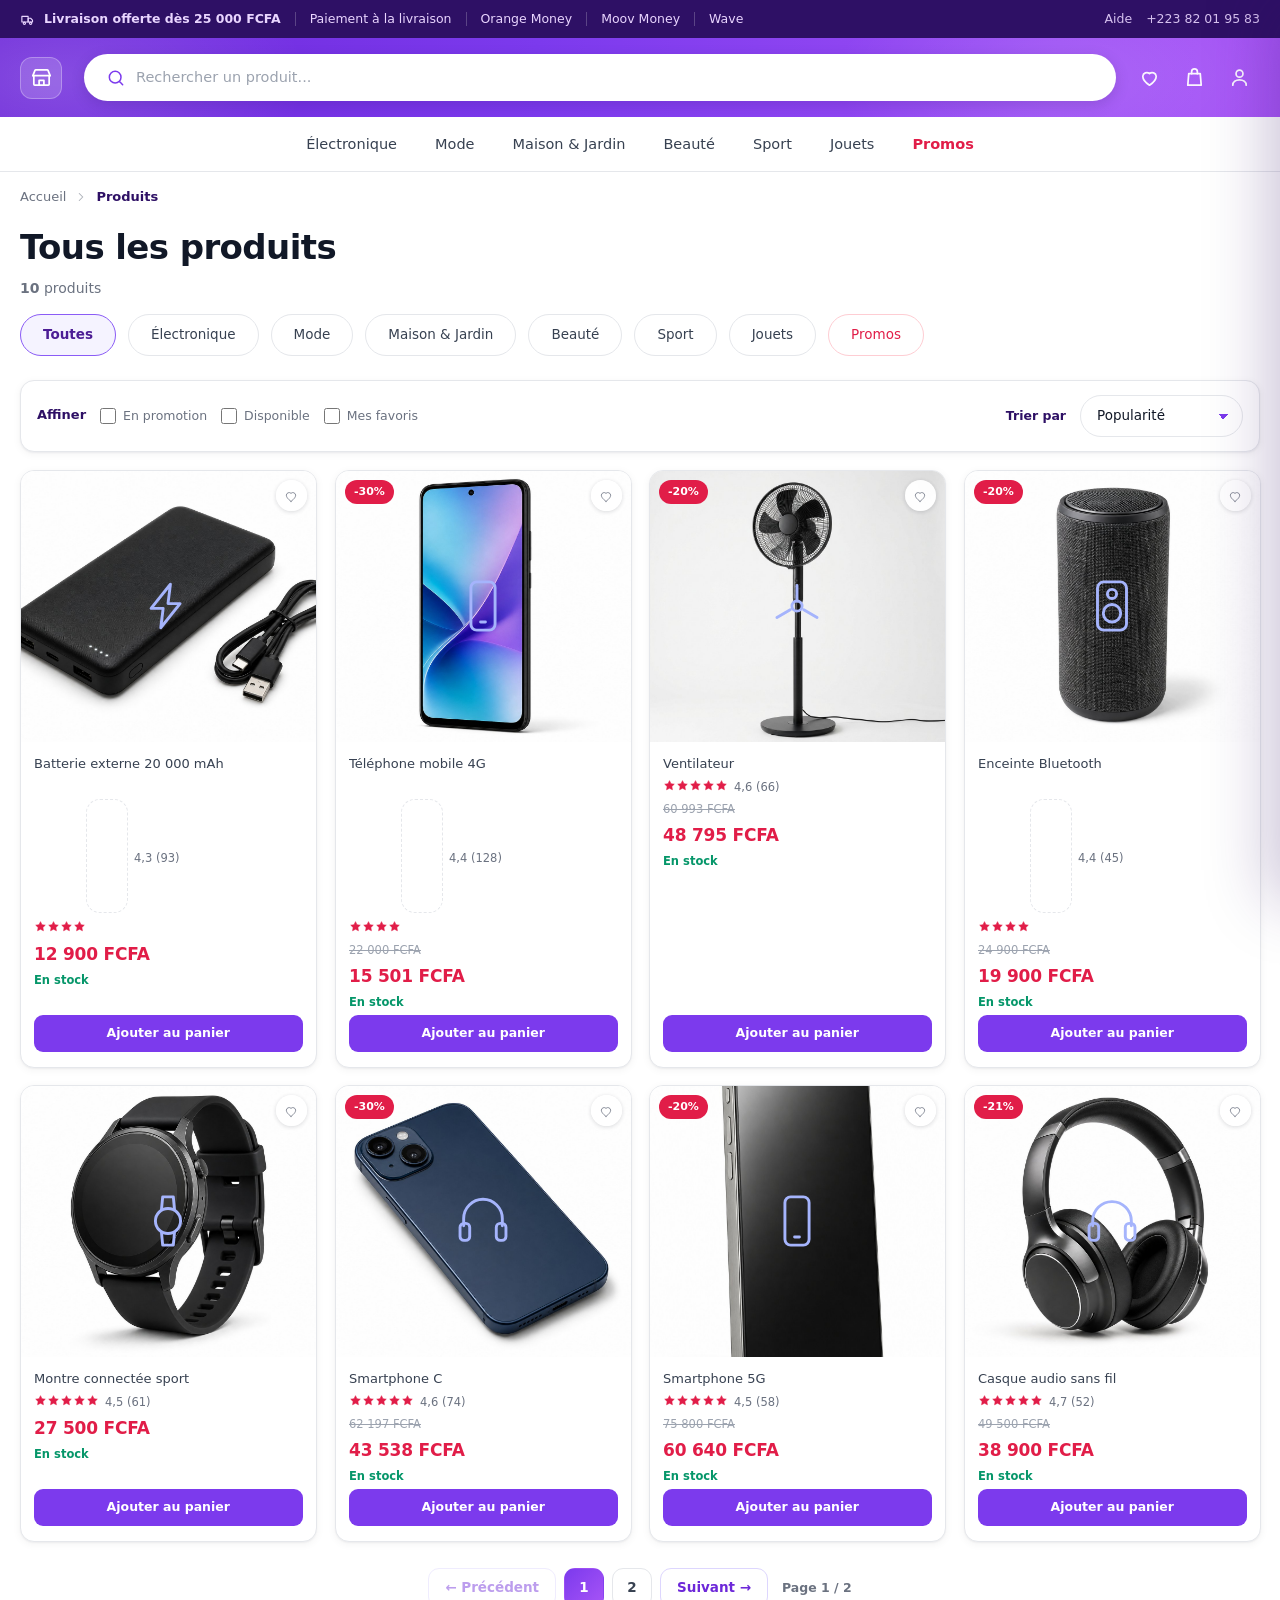
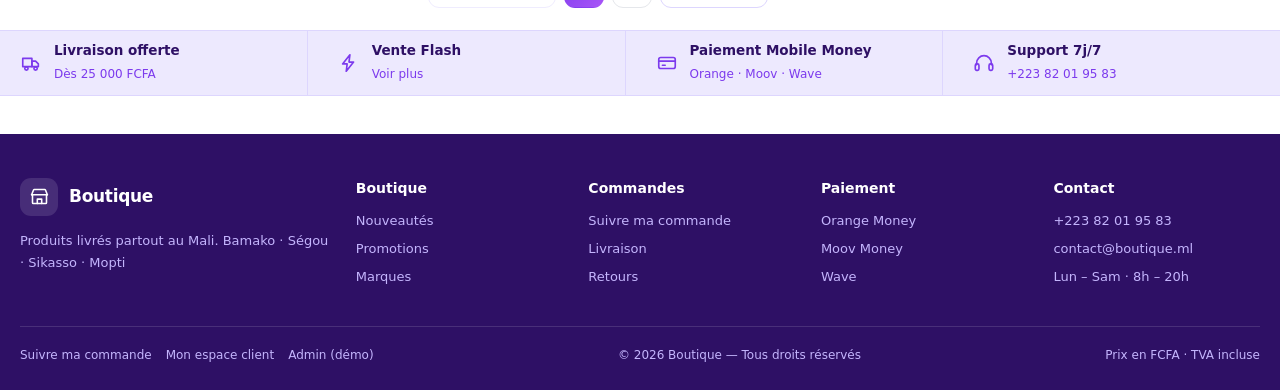
<file: produits.html>
<!DOCTYPE html>
<html lang="fr">
<head>
<meta charset="UTF-8">
<meta name="viewport" content="width=device-width, initial-scale=1">
<title>Produits — Boutique en ligne</title>
<meta name="description" content="Catalogue complet : téléphones, électroménager, audio. Filtres, tri et recherche.">
<style>
/* =========================================================================
   PAGE E-COMMERCE — ACCUEIL
   Reproduction des maquettes img/demo/ (applications e-commerce)

   ▸ Mêmes couleurs, même structure, même sobriété.
   ▸ Ajouts : finitions premium (ombres, easings) + animations.
   ▸ Fichier autonome : aucune image externe, aucun framework.
   ▸ Toutes les animations se coupent si le système demande
     « réduire les animations » (prefers-reduced-motion).

   Pour mettre une vraie photo produit, remplace dans une carte :
       <div class="thumb" style="background-image:url('...')"> … </div>
   par :
       <img class="thumb" src="photos/produit.jpg" alt="Produit">
   ========================================================================= */

:root{
  /* ── Palette — inchangée ─────────────────────────────────────────── */
  --violet-900:#2e1065;
  --violet-800:#4c1d95;
  --violet-700:#6d28d9;
  --violet-600:#7c3aed;
  --violet-500:#8b5cf6;
  --violet-400:#a855f7;
  --lav-1:#f5f3ff;
  --lav-2:#ede9fe;
  --pink:#e11d48;
  --ink:#111827;
  --grey:#6b7280;
  --line:#e5e7eb;
  --white:#fff;
  --radius:14px;

  /* ── Finitions (ombres douces, mouvements) ───────────────────────── */
  --shadow:0 1px 2px rgba(16,24,40,.05), 0 2px 8px rgba(16,24,40,.05);
  --shadow-md:0 2px 4px rgba(16,24,40,.05), 0 8px 20px rgba(46,16,101,.09);
  --shadow-lg:0 4px 10px rgba(16,24,40,.06), 0 18px 44px rgba(76,29,149,.18);
  --ring:0 0 0 4px rgba(139,92,246,.18);
  --ease:cubic-bezier(.22,.61,.36,1);
  --ease-out:cubic-bezier(.16,1,.3,1);
  --t:.28s var(--ease);
  --t-slow:.5s var(--ease-out);
}

*{margin:0;padding:0;box-sizing:border-box}
html{-webkit-text-size-adjust:100%;scroll-behavior:smooth}
body{
  font-family:'Poppins','Segoe UI',system-ui,-apple-system,sans-serif;
  color:var(--ink);
  background:#fff;
  line-height:1.45;
  -webkit-font-smoothing:antialiased;
  overflow-x:hidden;
}
img{max-width:100%;display:block}
a{color:inherit;text-decoration:none}
button{font:inherit;cursor:pointer;border:0;background:none}
.wrap{max-width:1400px;margin:0 auto;padding:0 20px}

/* Barre de progression de lecture (fine, en haut) -------------------------- */
#progress{
  position:fixed;top:0;left:0;height:2px;width:100%;z-index:99;
  background:linear-gradient(90deg,var(--violet-700),var(--violet-400),var(--pink));
  transform:scaleX(0);transform-origin:0 50%;
  transition:transform .1s linear;
}

/* Icônes SVG -------------------------------------------------------------- */
.ic{width:20px;height:20px;stroke:currentColor;fill:none;stroke-width:1.8;
    stroke-linecap:round;stroke-linejoin:round;flex:none;transition:transform var(--t)}
.ic-sm{width:15px;height:15px}

/* Focus clavier visible partout -------------------------------------------- */
:focus-visible{outline:2px solid var(--violet-600);outline-offset:3px;border-radius:6px}

/* ═══════════════════════════ 1. Bandeau promo ═══════════════════════════ */
.topbar{background:var(--violet-900);color:#e9d5ff;font-size:12.5px;position:relative;z-index:3}
.topbar .wrap{display:flex;align-items:center;gap:0;min-height:38px;flex-wrap:wrap}
.topbar b{font-weight:600}
.topbar .sep{width:1px;height:14px;background:rgba(255,255,255,.22);margin:0 14px}
.topbar .push{margin-left:auto;display:flex;align-items:center;gap:14px;padding:6px 0}
.topbar .push a{opacity:.9;transition:opacity var(--t)}
.topbar .push a:hover{opacity:1;text-decoration:underline}
.topbar .ic-sm{animation:drive 4.5s var(--ease) infinite}
@keyframes drive{
  0%,70%,100%{transform:translateX(0)}
  78%{transform:translateX(3px)}
  86%{transform:translateX(0)}
}

/* ═══════════════════════════════ 2. Header ═════════════════════════════ */
.header{
  color:#fff;position:relative;overflow:hidden;
  background:linear-gradient(90deg,var(--violet-700) 0%,var(--violet-600) 42%,var(--violet-400) 100%);
}
/* halo animé très léger — mêmes teintes, juste plus vivant */
.header::before{
  content:"";position:absolute;inset:-40% -10%;pointer-events:none;
  background:
    radial-gradient(420px 200px at 12% 50%,rgba(255,255,255,.16),transparent 60%),
    radial-gradient(380px 190px at 78% 50%,rgba(255,255,255,.13),transparent 62%);
  animation:aura 14s var(--ease) infinite alternate;
}
@keyframes aura{
  from{transform:translate3d(-3%,0,0) scale(1)}
  to{transform:translate3d(3%,0,0) scale(1.06)}
}
.header .wrap{display:flex;align-items:center;gap:22px;padding-top:16px;padding-bottom:16px;position:relative;z-index:1}

.brand{display:flex;align-items:center;gap:10px;flex:none}
.brand .mark{
  width:42px;height:42px;border-radius:12px;display:grid;place-items:center;
  background:rgba(255,255,255,.16);border:1px solid rgba(255,255,255,.28);
  transition:transform var(--t),background var(--t);
}
.brand .mark .ic{width:23px;height:23px}
.brand:hover .mark{transform:rotate(-6deg) scale(1.06);background:rgba(255,255,255,.24)}

.search{
  flex:1;display:flex;align-items:center;gap:10px;background:#fff;
  border-radius:999px;padding:13px 22px;color:var(--grey);min-width:0;
  box-shadow:0 4px 14px rgba(46,16,101,.18);
  transition:box-shadow var(--t),transform var(--t);
}
.search:focus-within{box-shadow:var(--ring),0 6px 22px rgba(46,16,101,.24);transform:translateY(-1px)}
.search .ic{color:var(--violet-600)}
.search:focus-within .ic{transform:scale(1.12)}
.search input{
  flex:1;border:0;outline:0;font:inherit;font-size:14.5px;color:var(--ink);
  background:transparent;min-width:0;
}
.search input::placeholder{color:#9ca3af;transition:opacity var(--t)}
.search:focus-within input::placeholder{opacity:.55}

.hactions{display:flex;align-items:center;gap:22px;flex:none}
.hactions button{color:#fff;position:relative;display:grid;place-items:center;opacity:.95;transition:transform var(--t),opacity var(--t)}
.hactions button:hover{opacity:1;transform:translateY(-2px)}
.hactions button:active{transform:translateY(0) scale(.94)}
.hactions .ic{width:23px;height:23px}
.dot{
  position:absolute;top:-5px;right:-6px;background:var(--pink);color:#fff;
  font-size:10px;font-weight:700;min-width:18px;height:18px;border-radius:999px;
  display:grid;place-items:center;padding:0 5px;box-shadow:0 0 0 2px var(--violet-600);
  animation:pop .6s var(--ease-out) .5s backwards, beat 2.6s var(--ease) 1.2s infinite;
}
@keyframes pop{from{transform:scale(0);opacity:0}to{transform:scale(1);opacity:1}}
@keyframes beat{
  0%,88%,100%{transform:scale(1)}
  92%{transform:scale(1.22)}
  96%{transform:scale(1)}
}

/* ═════════════════════════════════ 3. Nav ══════════════════════════════ */
.nav{border-bottom:1px solid var(--line);background:#fff;position:sticky;top:0;z-index:20;
     transition:box-shadow var(--t)}
html.scrolled .nav{box-shadow:0 6px 20px rgba(46,16,101,.07)}
.nav .wrap{display:flex;align-items:center;justify-content:center;gap:38px;min-height:54px;overflow-x:auto;scrollbar-width:none}
.nav .wrap::-webkit-scrollbar{display:none}
.nav a{
  font-size:14.5px;font-weight:500;color:#374151;white-space:nowrap;padding:6px 0;
  position:relative;transition:color var(--t);
}
.nav a::after{
  content:"";position:absolute;left:0;right:0;bottom:-1px;height:2px;border-radius:2px;
  background:currentColor;transform:scaleX(0);transform-origin:50% 50%;
  transition:transform var(--t-slow);
}
.nav a:hover{color:var(--violet-600)}
.nav a:hover::after{transform:scaleX(1)}
.nav a.hot{color:var(--pink);font-weight:600}
.nav a.hot:hover{color:var(--pink)}

/* ═════════════════════════════════ 4. Hero ═════════════════════════════ */
.hero{padding:22px 0 6px}
.hero .wrap{display:grid;grid-template-columns:2.15fr 1fr;gap:18px}

.banner{
  position:relative;border-radius:18px;overflow:hidden;padding:38px 40px;
  color:#fff;display:flex;flex-direction:column;justify-content:center;min-height:288px;
  box-shadow:var(--shadow-md);
  /* Image de fond + voile violet (le texte reste lisible).
     Pour changer d'image : img/shop/hero-bg.jpg */
  background:
    linear-gradient(105deg,var(--violet-800) 0%,rgba(109,40,217,.88) 34%,rgba(168,85,247,.55) 68%,rgba(168,85,247,.22) 100%),
    var(--violet-800) url("img/shop/hero-bg.jpg") center/cover no-repeat;
}
/* léger zoom lent sur la photo (effet « ken burns ») */
.banner::before{
  content:"";position:absolute;inset:0;border-radius:inherit;
  background:url("img/shop/hero-bg.jpg") right center/cover no-repeat;
  animation:kenburns 22s var(--ease) infinite alternate;
  transition:opacity var(--t);
}
.banner::after{
  content:"";position:absolute;right:-90px;top:-90px;width:340px;height:340px;
  border-radius:50%;background:rgba(255,255,255,.08);
  animation:orb 12s var(--ease) infinite alternate;
}
@keyframes kenburns{
  from{transform:scale(1) translateX(0)}
  to{transform:scale(1.07) translateX(-1.5%)}
}
@keyframes orb{
  from{transform:translate3d(0,0,0) scale(1);opacity:.8}
  to{transform:translate3d(-26px,18px,0) scale(1.16);opacity:1}
}
.banner > *{position:relative;z-index:1}

.pill{
  display:inline-block;background:#fff;color:var(--violet-700);font-weight:700;
  font-size:13px;padding:7px 17px;border-radius:999px;align-self:flex-start;
  box-shadow:0 4px 14px rgba(0,0,0,.14);
}
.banner h1{font-size:clamp(30px,4.4vw,57px);line-height:1.03;font-weight:800;
           letter-spacing:-1px;margin:16px 0 10px}
.banner .sub{font-size:16px;color:#ede9fe;margin-bottom:24px}
.btn{
  display:inline-flex;align-items:center;gap:9px;background:#fff;color:var(--violet-800);
  font-weight:700;font-size:14.5px;padding:14px 30px;border-radius:999px;
  align-self:flex-start;position:relative;overflow:hidden;
  transition:transform var(--t),box-shadow var(--t);
}
.btn:hover{transform:translateY(-2px);box-shadow:0 12px 30px rgba(0,0,0,.24)}
.btn:active{transform:translateY(0)}
.btn:hover .ic{transform:translateX(3px)}
/* reflet qui balaie le bouton */
.btn::after{
  content:"";position:absolute;top:0;bottom:0;width:45%;left:-60%;
  background:linear-gradient(100deg,transparent,rgba(255,255,255,.85),transparent);
  transform:skewX(-18deg);pointer-events:none;
}
.btn:hover::after{animation:shine .85s var(--ease)}
@keyframes shine{to{left:130%}}

/* Apparition en cascade au chargement */
.rise{animation:rise .75s var(--ease-out) backwards}
@keyframes rise{from{opacity:0;transform:translateY(16px)}to{opacity:1;transform:none}}

.promos{display:grid;grid-template-columns:1fr 1fr;grid-template-rows:1fr 1fr;gap:18px}
.promo{
  border-radius:16px;padding:22px;display:flex;flex-direction:column;justify-content:center;
  min-height:0;position:relative;overflow:hidden;box-shadow:var(--shadow);
  transition:transform var(--t),box-shadow var(--t);
}
.promo:hover{transform:translateY(-3px);box-shadow:var(--shadow-md)}
.promo h2{font-size:26px;font-weight:800;letter-spacing:-.4px;line-height:1.1}
.promo p{font-size:13.5px;margin-top:6px}

.promo.light{
  color:var(--violet-900);
  /* Image de fond + voile lavande */
  background:
    linear-gradient(100deg,rgba(242,238,254,.97) 0%,rgba(242,238,254,.86) 38%,rgba(242,238,254,.42) 68%,rgba(242,238,254,.06) 100%),
    var(--lav-2) url("img/shop/soldes-bg.jpg") right center/cover no-repeat;
}
.promo.light p{color:#6d28d9}
.promo.solid{
  color:#fff;
  background:
    linear-gradient(115deg,rgba(76,29,149,.93) 0%,rgba(109,40,217,.72) 55%,rgba(168,85,247,.5) 100%),
    var(--violet-800) url("img/shop/nouveautes-bg.jpg") right center/cover no-repeat;
}
/* les 2 bannières image : léger zoom au survol */
.promo.img{padding:0;background:#fff;border:1px solid var(--line);align-items:center}
.promo.img .tile{
  width:100%;height:100%;display:grid;place-items:center;color:#c7d2fe;
  background:var(--lav-1) url("img/shop/tile-1.jpg") center/cover no-repeat;
  transition:transform var(--t-slow);
}
.promo.img:hover .tile{transform:scale(1.06)}
.promo.img .tile .ic{width:74px;height:74px;stroke-width:1.1;opacity:0}

/* ═══════════════════════ 5. Bandeau de confiance ═══════════════════════ */
.trust{background:var(--lav-2);border-top:1px solid #ddd6fe;border-bottom:1px solid #ddd6fe;margin-top:22px}
.trust .wrap{display:flex;align-items:stretch;min-height:64px;overflow-x:auto;scrollbar-width:none}
.trust .wrap::-webkit-scrollbar{display:none}
.trust .item{display:flex;align-items:center;gap:12px;padding:0 30px;flex:1;white-space:nowrap;
             transition:background var(--t)}
.trust .item:first-child{padding-left:0}
.trust .item + .item{border-left:1px solid #ddd6fe}
.trust .ic{color:var(--violet-600);width:22px;height:22px}
.trust .item:hover .ic{transform:translateY(-3px) scale(1.1)}
.trust b{display:block;font-size:13.5px;font-weight:600;color:var(--violet-900)}
.trust span{font-size:12px;color:#7c3aed}

/* ═══════════════════════ 6. En-tête de section ═════════════════════════ */
.sec{padding:30px 0 8px}
.sec-head{display:flex;align-items:center;gap:18px;margin-bottom:18px}
.sec-head h2{font-size:22px;font-weight:700;display:flex;align-items:center;gap:9px}
.sec-head h2 span{display:inline-block;animation:flicker 3.4s var(--ease) infinite}
@keyframes flicker{
  0%,100%{transform:scale(1) rotate(0)}
  45%{transform:scale(1.14) rotate(-6deg)}
  60%{transform:scale(1) rotate(0)}
}

.count{display:flex;gap:7px;align-items:center}
.count b{
  background:var(--violet-800);color:#fff;font-size:14.5px;font-weight:700;
  min-width:42px;padding:8px 0;border-radius:9px;display:grid;place-items:center;
  font-variant-numeric:tabular-nums;box-shadow:0 3px 10px rgba(46,16,101,.22);
  transition:transform .18s var(--ease),background .18s var(--ease);
}
.count b:not(.idle){animation:flip .38s var(--ease)}
@keyframes flip{
  0%{transform:translateY(0)}
  45%{transform:translateY(-5px) scale(1.06);background:var(--violet-600)}
  100%{transform:translateY(0)}
}
.count i{color:var(--violet-800);font-style:normal;font-weight:700;
         animation:blink 1s var(--ease) infinite}
@keyframes blink{0%,100%{opacity:1}50%{opacity:.35}}

.sec-head .more{
  margin-left:auto;font-size:14px;font-weight:600;color:var(--violet-700);
  display:inline-flex;align-items:center;gap:4px;transition:color var(--t),gap var(--t);
}
.sec-head .more:hover{color:var(--violet-900);gap:9px}

/* ═══════════════════════════════ 7. Produits ═══════════════════════════ */
.grid{display:grid;grid-template-columns:repeat(6,1fr);gap:18px}
.card{
  position:relative;background:#fff;border:1px solid var(--line);border-radius:var(--radius);
  overflow:hidden;box-shadow:var(--shadow);display:flex;flex-direction:column;
  transition:transform var(--t),box-shadow var(--t),border-color var(--t);
  will-change:transform;
}
.card::after{
  content:"";position:absolute;inset:0;border-radius:inherit;pointer-events:none;
  background:linear-gradient(180deg,rgba(139,92,246,.07),transparent 42%);
  opacity:0;transition:opacity var(--t);
}
.card:hover{transform:translateY(-7px);box-shadow:var(--shadow-lg);border-color:#ddd6fe}
.card:hover::after{opacity:1}

.thumb{
  position:relative;width:100%;aspect-ratio:1/.92;display:grid;place-items:center;
  background:var(--lav-1);color:#a5b4fc;overflow:hidden;
  transition:transform var(--t-slow);
}
/* Image de fond propre à chaque produit (style en ligne sur chaque carte) */
.thumb[style]{background-size:cover;background-position:center}
.thumb .ic{width:58px;height:58px;stroke-width:1.2}
.card:hover .thumb{transform:scale(1.05)}
img.thumb{object-fit:cover;background:var(--lav-1);color:transparent}

.fav{
  position:absolute;top:9px;right:9px;width:31px;height:31px;border-radius:50%;
  background:rgba(255,255,255,.94);display:grid;place-items:center;color:var(--grey);
  box-shadow:0 1px 4px rgba(16,24,40,.16);z-index:2;
  transition:color var(--t),transform var(--t),background var(--t);
}
.fav:hover{color:var(--pink);transform:scale(1.14)}
.fav:active{transform:scale(.9)}
.fav .ic{width:16px;height:16px}
.fav.on{color:var(--pink);animation:bump .45s var(--ease-out)}
.fav.on .ic{fill:currentColor}
@keyframes bump{
  0%{transform:scale(1)}
  35%{transform:scale(1.32)}
  60%{transform:scale(.92)}
  100%{transform:scale(1)}
}

.off{
  position:absolute;top:9px;left:9px;background:var(--pink);color:#fff;z-index:2;
  font-size:11px;font-weight:700;padding:4px 9px;border-radius:999px;
  animation:glow 2.8s var(--ease) infinite;
}
@keyframes glow{
  0%,72%,100%{box-shadow:0 0 0 0 rgba(225,29,72,0)}
  80%{box-shadow:0 0 0 6px rgba(225,29,72,.16)}
}

.card .body{padding:13px 13px 15px;display:flex;flex-direction:column;gap:5px;flex:1}
.card .name{font-size:13px;font-weight:500;color:#374151;white-space:nowrap;
            overflow:hidden;text-overflow:ellipsis;transition:color var(--t)}
.card:hover .name{color:var(--violet-800)}
.card .was{font-size:11.5px;color:#9ca3af;text-decoration:line-through}
.card .price{font-size:17px;font-weight:800;color:var(--pink);letter-spacing:-.2px;
             transition:transform var(--t)}
.card:hover .price{transform:translateX(2px)}
.card .add{
  margin-top:auto;background:var(--violet-600);color:#fff;font-size:12.5px;font-weight:600;
  padding:9px;border-radius:9px;text-align:center;position:relative;overflow:hidden;
  transition:background var(--t),box-shadow var(--t),transform var(--t);
}
.card .add:hover{background:var(--violet-700);box-shadow:0 8px 18px rgba(109,40,217,.3)}
.card .add:active{transform:scale(.97)}
.card .add::after{
  content:"";position:absolute;top:0;bottom:0;width:50%;left:-70%;
  background:linear-gradient(100deg,transparent,rgba(255,255,255,.5),transparent);
  transform:skewX(-18deg);pointer-events:none;
}
.card .add:hover::after{animation:shine .8s var(--ease)}

/* ═════════════════════════════ 8. Catégories ═══════════════════════════ */
.cats{display:flex;flex-wrap:wrap;gap:12px;padding:26px 0 10px}
.cat{
  border:1px solid var(--line);border-radius:999px;padding:10px 22px;font-size:13.5px;
  font-weight:500;color:#374151;background:#fff;
  transition:border-color var(--t),color var(--t),background var(--t),
             transform var(--t),box-shadow var(--t);
}
.cat:hover{border-color:var(--violet-500);color:var(--violet-700);background:var(--lav-1);
           transform:translateY(-3px);box-shadow:0 8px 18px rgba(109,40,217,.13)}
.cat:active{transform:translateY(-1px) scale(.98)}
.cat.hot{color:var(--pink);border-color:#fecdd3}
.cat.hot:hover{background:#fff1f2;border-color:var(--pink);box-shadow:0 8px 18px rgba(225,29,72,.14)}

/* ════════════════════════════════ 9. Footer ════════════════════════════ */
.footer{background:var(--violet-900);color:#c4b5fd;margin-top:38px;padding:44px 0 26px;font-size:13px}
.footer .cols{display:grid;grid-template-columns:1.5fr 1fr 1fr 1fr 1fr;gap:26px}
.footer h3{color:#fff;font-size:14px;font-weight:700;margin-bottom:14px}
.footer li{list-style:none;margin-bottom:9px}
.footer a{transition:color var(--t),padding-left var(--t);display:inline-block}
.footer a:hover{color:#fff;padding-left:4px}
.footer .brandline{display:flex;align-items:center;gap:11px;margin-bottom:14px}
.footer .brandline .mark{
  width:38px;height:38px;border-radius:11px;background:rgba(255,255,255,.12);
  display:grid;place-items:center;transition:transform var(--t),background var(--t);
}
.footer .brandline:hover .mark{transform:rotate(-6deg);background:rgba(255,255,255,.2)}
.footer .brandline .mark .ic{width:21px;height:21px;color:#fff}
.footer .brandline b{color:#fff;font-size:17px;font-weight:800;letter-spacing:-.3px}
.footer .bot{
  border-top:1px solid rgba(255,255,255,.13);margin-top:30px;padding-top:20px;
  display:flex;justify-content:space-between;gap:14px;flex-wrap:wrap;font-size:12px;
}

/* ══════════════════════ 10. Apparition au défilement ═══════════════════ */
.rv{opacity:0;transform:translateY(20px);transition:opacity .6s var(--ease-out),transform .6s var(--ease-out)}
.rv.in{opacity:1;transform:none}

/* ═══════════════════════════ 11. Responsive ════════════════════════════ */
@media(max-width:1180px){
  .grid{grid-template-columns:repeat(3,1fr)}
  .footer .cols{grid-template-columns:1fr 1fr 1fr}
}
@media(max-width:900px){
  .hero .wrap{grid-template-columns:1fr}
  .banner{padding:30px 26px;min-height:0}
  .header .wrap{flex-wrap:wrap;gap:14px}
  .search{order:3;flex-basis:100%}
  .hactions{margin-left:auto}
  .nav{position:static}
  .nav .wrap{justify-content:flex-start;gap:24px;padding:0 20px}
  .trust .wrap{gap:8px}
  .trust .item{padding:12px 18px;flex:none}
}
@media(max-width:640px){
  .grid{grid-template-columns:repeat(2,1fr);gap:12px}
  .promos{grid-template-columns:1fr;grid-template-rows:auto}
  .promo.img{display:none}
  .topbar{font-size:11.5px}
  .topbar .item-x{display:none}
  .sec-head{flex-wrap:wrap;gap:12px}
  .footer .cols{grid-template-columns:1fr 1fr}
  .banner{background:
    linear-gradient(160deg,rgba(76,29,149,.95) 0%,rgba(109,40,217,.86) 60%,rgba(168,85,247,.7) 100%),
    var(--violet-800) url("img/shop/hero-bg.jpg") center/cover no-repeat;}
  .banner::before{animation:none}
  .promo.light{background:
    linear-gradient(120deg,rgba(242,238,254,.97) 0%,rgba(242,238,254,.9) 55%,rgba(242,238,254,.75) 100%),
    var(--lav-2) url("img/shop/soldes-bg.jpg") right center/cover no-repeat;}
  .promo.solid{background:
    linear-gradient(120deg,rgba(76,29,149,.95) 0%,rgba(109,40,217,.85) 55%,rgba(168,85,247,.72) 100%),
    var(--violet-800) url("img/shop/nouveautes-bg.jpg") right center/cover no-repeat;}
}

/* ═════════════ 12. Recherche — modale animée et responsive ═════════════
   Le champ du haut ouvre un panneau de recherche : centré sur ordinateur,
   plein écran sur téléphone. Mêmes couleurs, mêmes ombres que la page.    */
.sm{position:fixed;inset:0;z-index:120;display:flex;justify-content:center;align-items:flex-start}
.sm[hidden]{display:none}
html.sm-open,html.sm-open body{overflow:hidden}

.sm-veil{
  position:absolute;inset:0;background:rgba(46,16,101,.42);
  -webkit-backdrop-filter:blur(7px) saturate(1.1);backdrop-filter:blur(7px) saturate(1.1);
  opacity:0;transition:opacity .32s var(--ease);
}
.sm.on .sm-veil{opacity:1}

.sm-pan{
  position:relative;width:min(760px,calc(100% - 40px));margin-top:9vh;max-height:78vh;
  display:flex;flex-direction:column;overflow:hidden;background:#fff;
  border-radius:22px;box-shadow:var(--shadow-lg),0 0 0 1px var(--line);
  opacity:0;transform:translateY(26px) scale(.97);
  transition:opacity .34s var(--ease-out),transform .46s var(--ease-out);
}
.sm.on .sm-pan{opacity:1;transform:none}
.sm-pan::before{
  content:"";position:absolute;top:0;left:0;right:0;height:3px;z-index:3;
  background:linear-gradient(90deg,var(--violet-800),var(--violet-500) 55%,var(--pink));
}

.sm-bar{
  flex:none;display:flex;align-items:center;gap:12px;background:#fff;
  padding:16px 16px 14px 20px;border-bottom:1px solid var(--line);
}
.sm-bar > .ic{width:22px;height:22px;color:var(--violet-600)}
.sm-bar input{
  flex:1;min-width:0;border:0;outline:0;background:transparent;font:inherit;
  font-size:16.5px;color:var(--ink);transition:color var(--t);
}
.sm-bar input::placeholder{color:#9ca3af}
.sm-x{
  flex:none;width:38px;height:38px;border-radius:12px;display:grid;place-items:center;
  color:var(--grey);transition:background var(--t),color var(--t),transform var(--t);
}
.sm-x .ic{width:17px;height:17px;color:currentColor}
.sm-x:hover{background:var(--lav-1);color:var(--violet-700);transform:rotate(90deg)}

.sm-body{
  flex:1 1 auto;min-height:0;
  padding:18px 20px 8px;overflow:auto;overscroll-behavior:contain;
  scrollbar-width:thin;scrollbar-color:var(--lav-2) transparent;
}
.sm-body::-webkit-scrollbar{width:10px}
.sm-body::-webkit-scrollbar-thumb{background:var(--lav-2);border:3px solid #fff;border-radius:999px}
.sm-h{
  font-size:11px;font-weight:700;letter-spacing:.09em;text-transform:uppercase;
  color:var(--grey);margin-bottom:12px;
}
.sm-sec + .sm-sec{margin-top:24px}

.chips{display:flex;flex-wrap:wrap;gap:9px}
.pop{
  border:1px solid var(--line);background:#fff;border-radius:999px;padding:9px 16px;
  font-size:13.5px;font-weight:500;color:#374151;
  transition:border-color var(--t),color var(--t),background var(--t),
             transform var(--t),box-shadow var(--t);
}
.pop:hover{border-color:var(--violet-500);color:var(--violet-700);background:var(--lav-1);
           transform:translateY(-2px);box-shadow:0 8px 18px rgba(109,40,217,.13)}
.pop:active{transform:translateY(0) scale(.97)}

.sm-list{display:flex;flex-direction:column;gap:4px}
.row{
  display:flex;align-items:center;gap:13px;width:100%;text-align:left;color:inherit;
  padding:9px 11px;border-radius:14px;transition:background var(--t),transform var(--t);
}
.row:hover{background:var(--lav-1);transform:translateX(3px)}
.row .th{
  flex:none;width:46px;height:46px;border-radius:12px;
  background:var(--lav-1) center/cover no-repeat;box-shadow:inset 0 0 0 1px var(--line);
}
.row .tx{flex:1;min-width:0}
.row .nm{
  display:block;font-size:14px;font-weight:500;color:#374151;
  white-space:nowrap;overflow:hidden;text-overflow:ellipsis;
}
.row .mt{display:block;font-size:11.5px;color:var(--grey);margin-top:2px}
.row .mt s{color:#9ca3af}
.row .bg{
  display:inline-block;vertical-align:1px;background:var(--pink);color:#fff;
  font-size:10.5px;font-weight:700;padding:2px 7px;border-radius:999px;margin-right:6px;
}
.row .pr{flex:none;font-size:14.5px;font-weight:800;color:var(--pink);letter-spacing:-.2px}
.row > .ic{flex:none;width:16px;height:16px;color:var(--violet-500);opacity:.65}
.row:hover > .ic{transform:translateX(3px);opacity:1}
.row mark{background:var(--lav-2);color:var(--violet-800);border-radius:5px;padding:0 3px}

.sm-empty{padding:26px 8px 34px;text-align:center;color:var(--grey);font-size:14px}
.sm-empty .ic{width:34px;height:34px;color:var(--violet-400);stroke-width:1.4;margin:0 auto 12px}
.sm-empty b{color:var(--ink);font-weight:600}
.sm-empty span{display:block;margin-top:7px;font-size:12.5px}

.sm-foot{
  flex:none;display:flex;flex-wrap:wrap;align-items:center;justify-content:space-between;
  gap:10px;padding:11px 20px;border-top:1px solid var(--line);background:var(--lav-1);
  font-size:12px;color:var(--grey);
}
.sm-foot .k{display:inline-flex;align-items:center;gap:6px}
.sm-foot i{
  font-style:normal;background:#fff;border:1px solid var(--line);border-radius:6px;
  padding:2px 7px;font-size:11px;font-weight:600;color:#374151;box-shadow:var(--shadow);
}

/* Entrée animée du contenu (cascade douce) */
.sm.on .sm-bar{animation:rise .45s var(--ease-out) both}
.sm.on .sm-sec{animation:rise .5s var(--ease-out) both}
.sm.on .sm-sec:nth-of-type(2){animation-delay:.07s}
.sm.on .sm-list .row{animation:rise .4s var(--ease-out) both}

/* Carte mise en avant quand on ouvre un résultat */
.card.flash{box-shadow:var(--ring),var(--shadow-lg);border-color:var(--violet-500)}

@media(max-width:640px){
  .sm-pan{width:100%;margin-top:0;height:100%;max-height:100%;border-radius:0;box-shadow:none}
  .sm-bar{padding:calc(12px + env(safe-area-inset-top)) 12px 12px 16px}
  .sm-bar input{font-size:16px}
  .sm-body{padding:16px 16px 6px}
  .sm-foot{padding:11px 16px calc(11px + env(safe-area-inset-bottom))}
  .row .th{width:42px;height:42px}
  .sm-h{margin-bottom:10px}
}

/* ═════════════ 13. Respect de « réduire les animations » ═══════════════ */
@media(prefers-reduced-motion:reduce){
  *,*::before,*::after{
    animation-duration:.001ms !important;animation-iteration-count:1 !important;
    transition-duration:.001ms !important;scroll-behavior:auto !important;
  }
  .rv{opacity:1;transform:none}
  #progress{display:none}
}
</style>
<link rel="stylesheet" href="css/shop-pages.css">
</head>
<body class="" data-page="liste">

<div id="progress" aria-hidden="true"></div>

<svg width="0" height="0" style="position:absolute" aria-hidden="true">
  <symbol id="i-store" viewBox="0 0 24 24"><path d="M4 10v9a1 1 0 0 0 1 1h14a1 1 0 0 0 1-1v-9"/><path d="M3 10 5.2 4.6A1 1 0 0 1 6.1 4h11.8a1 1 0 0 1 .9.6L21 10"/><path d="M3 10h18"/><path d="M9.5 20v-5h5v5"/></symbol>
  <symbol id="i-search" viewBox="0 0 24 24"><circle cx="11" cy="11" r="7"/><path d="m20 20-3.5-3.5"/></symbol>
  <symbol id="i-heart" viewBox="0 0 24 24"><path d="M12 20s-7-4.4-7-9.3A4.2 4.2 0 0 1 12 8a4.2 4.2 0 0 1 7 2.7C19 15.6 12 20 12 20Z"/></symbol>
  <symbol id="i-bag" viewBox="0 0 24 24"><path d="M6 8h12l1 12H5L6 8Z"/><path d="M9 8V6a3 3 0 0 1 6 0v2"/></symbol>
  <symbol id="i-user" viewBox="0 0 24 24"><circle cx="12" cy="8" r="3.6"/><path d="M5 20c0-3.4 3.1-5.6 7-5.6s7 2.2 7 5.6"/></symbol>
  <symbol id="i-truck" viewBox="0 0 24 24"><path d="M3 7h10v9H3z"/><path d="M13 10h4l3 3v3h-7z"/><circle cx="7" cy="18" r="1.8"/><circle cx="17" cy="18" r="1.8"/></symbol>
  <symbol id="i-bolt" viewBox="0 0 24 24"><path d="M13 3 5 13h5l-1 8 8-10h-5l1-8Z"/></symbol>
  <symbol id="i-card" viewBox="0 0 24 24"><rect x="3" y="6" width="18" height="12" rx="2.2"/><path d="M3 10h18"/><path d="M7 14.5h3"/></symbol>
  <symbol id="i-headset" viewBox="0 0 24 24"><path d="M4 14v-2a8 8 0 0 1 16 0v2"/><rect x="2.5" y="13" width="4" height="7" rx="1.6"/><rect x="17.5" y="13" width="4" height="7" rx="1.6"/></symbol>
  <symbol id="i-chevron" viewBox="0 0 24 24"><path d="m9 6 6 6-6 6"/></symbol>
  <symbol id="i-phone" viewBox="0 0 24 24"><rect x="7" y="2" width="10" height="20" rx="2.4"/><path d="M11 18.6h2"/></symbol>
  <symbol id="i-washer" viewBox="0 0 24 24"><rect x="4.5" y="2" width="15" height="20" rx="2.4"/><circle cx="12" cy="13" r="4.6"/><path d="M7.5 6h2"/></symbol>
  <symbol id="i-watch" viewBox="0 0 24 24"><circle cx="12" cy="12" r="5.2"/><path d="M9.3 7.3 9.8 2h4.4l.5 5.3M9.3 16.7 9.8 22h4.4l.5-5.3"/></symbol>
  <symbol id="i-phones" viewBox="0 0 24 24"><path d="M4 14v-3a8 8 0 0 1 16 0v3"/><rect x="2.5" y="13" width="4" height="7" rx="1.6"/><rect x="17.5" y="13" width="4" height="7" rx="1.6"/></symbol>
  <symbol id="i-speaker" viewBox="0 0 24 24"><rect x="6" y="2" width="12" height="20" rx="2.6"/><circle cx="12" cy="15" r="3.6"/><circle cx="12" cy="7" r="1.9"/></symbol>
  <symbol id="i-fan" viewBox="0 0 24 24"><circle cx="12" cy="12" r="2.1"/><path d="M12 9.9V3.5M14.8 13.6l5.5 3.2M9.2 13.6l-5.5 3.2"/></symbol>
  <symbol id="i-close" viewBox="0 0 24 24"><path d="m6 6 12 12"/><path d="m18 6-12 12"/></symbol>
</svg>
<svg width="0" height="0" style="position:absolute" aria-hidden="true">
  <symbol id="i-b2-star" viewBox="0 0 24 24"><path d="m12 3 2.7 5.6 6.1.9-4.4 4.3 1 6.1-5.4-2.9-5.4 2.9 1-6.1L3.2 9.5l6.1-.9L12 3Z"/></symbol>
  <symbol id="i-b2-plus" viewBox="0 0 24 24"><path d="M12 5v14M5 12h14"/></symbol>
  <symbol id="i-b2-minus" viewBox="0 0 24 24"><path d="M5 12h14"/></symbol>
  <symbol id="i-b2-trash" viewBox="0 0 24 24"><path d="M3 6h18M8 6V4h8v2M19 6l-1 14H6L5 6"/><path d="M10 11v5M14 11v5"/></symbol>
  <symbol id="i-b2-check" viewBox="0 0 24 24"><path d="M20 6 9 17l-5-5"/></symbol>
  <symbol id="i-b2-tag" viewBox="0 0 24 24"><path d="M20.6 13.4 13.4 20.6a2 2 0 0 1-2.8 0L2 12V2h10l8.6 8.6a2 2 0 0 1 0 2.8Z"/><circle cx="7" cy="7" r="1.3"/></symbol>
  <symbol id="i-b2-lock" viewBox="0 0 24 24"><rect x="3" y="11" width="18" height="11" rx="2"/><path d="M7 11V7a5 5 0 0 1 10 0v4"/></symbol>
  <symbol id="i-b2-info" viewBox="0 0 24 24"><circle cx="12" cy="12" r="9"/><path d="M12 16v-4M12 8h.01"/></symbol>
  <symbol id="i-b2-alert" viewBox="0 0 24 24"><circle cx="12" cy="12" r="9"/><path d="M12 8v4M12 16h.01"/></symbol>
</svg>

<!-- ══════════════════════════════ Bandeau promo ══════════════════════════ -->
<div class="topbar">
  <div class="wrap">
    <div style="display:flex;align-items:center;gap:9px;padding:8px 0">
      <svg class="ic ic-sm" aria-hidden="true"><use href="#i-truck"/></svg>
      <b>Livraison offerte dès 25 000 FCFA</b>
    </div>
    <span class="sep item-x"></span><span class="item-x">Paiement à la livraison</span>
    <span class="sep item-x"></span><span class="item-x">Orange Money</span>
    <span class="sep item-x"></span><span class="item-x">Moov Money</span>
    <span class="sep item-x"></span><span class="item-x">Wave</span>
    <div class="push">
      <a href="#aide">Aide</a>
      <a href="tel:+22382019583">+223 82 01 95 83</a>
    </div>
  </div>
</div>


<!-- ═══════════════════════════════ Header ═══════════════════════════════ -->
<header class="header">
  <div class="wrap">
    <a class="brand" href="index.html" aria-label="Accueil de la boutique">
      <span class="mark"><svg class="ic" aria-hidden="true"><use href="#i-store"/></svg></span>
    </a>

    <form class="search" role="search" onsubmit="return false">
      <svg class="ic" aria-hidden="true"><use href="#i-search"/></svg>
      <input type="search" placeholder="Rechercher un produit..." aria-label="Rechercher un produit">
    </form>

    <div class="hactions">
      <a class="acc" href="compte.html" aria-label="Mes favoris" data-fav-count data-fav-count><svg class="ic"><use href="#i-heart"/></svg></a>
      <a class="acc" href="panier.html" aria-label="Mon panier" data-bag data-bag>
        <svg class="ic"><use href="#i-bag"/></svg>
        <span class="dot">3</span>
      </a>
      <a class="acc" href="compte.html" aria-label="Mon espace client" data-user><svg class="ic"><use href="#i-user"/></svg><span class="nm" style="font-size:11px;font-weight:700;margin-left:4px"></span></a>
    </div>
  </div>
</header>


<!-- ════════════════════════════════ Nav ════════════════════════════════ -->
<nav class="nav" aria-label="Catégories principales">
  <div class="wrap">
    <a href="produits.html?cat=%C3%89lectronique">Électronique</a>
    <a href="produits.html?cat=Mode">Mode</a>
    <a href="produits.html?cat=Maison%20%26%20Jardin">Maison &amp; Jardin</a>
    <a href="produits.html?cat=Beaut%C3%A9">Beauté</a>
    <a href="produits.html?cat=Sport">Sport</a>
    <a href="produits.html?cat=Jouets">Jouets</a>
    <a class="hot" href="produits.html?promo=1">Promos</a>
  </div>
</nav>



<!-- ═════════════════════════ Liste produits ═════════════════════════ -->
<nav class="crumb" aria-label="Fil d'Ariane">
  <div class="wrap">
    <a href="index.html">Accueil</a>
    <svg class="ic"><use href="#i-chevron"/></svg>
    <span class="here">Produits</span>
  </div>
</nav>

<section class="phead">
  <div class="wrap">
    <h1 id="titre">Tous les produits</h1>
    <p id="count-suite"><span id="count"></span></p>
    <div class="cats" id="chips" style="padding:16px 0 0"></div>
  </div>
</section>

<section>
  <div class="wrap">
    <div class="toolbar">
      <span style="font-size:13px;font-weight:600;color:var(--violet-900)">Affiner</span>
      <label><input type="checkbox" id="cb-promo"> En promotion</label>
      <label><input type="checkbox" id="cb-dispo"> Disponible</label>
      <label><input type="checkbox" id="cb-fav"> Mes favoris</label>
      <span class="grow"></span>
      <label for="tri" style="font-weight:600;color:var(--violet-900)">Trier par</label>
      <select class="ctrl" id="tri" aria-label="Trier les produits">
        <option value="populaire">Popularité</option>
        <option value="prix-asc">Prix croissant</option>
        <option value="prix-desc">Prix décroissant</option>
        <option value="note">Meilleures notes</option>
      </select>
    </div>

    <div class="grid plist" id="plist"></div>
    <div class="pager" id="pager"></div>
  </div>
</section>

<!-- ═══════════════════════ Bandeau de confiance ════════════════════════ -->
<div class="trust">
  <div class="wrap">
    <div class="item rv">
      <svg class="ic" aria-hidden="true"><use href="#i-truck"/></svg>
      <div><b>Livraison offerte</b><span>Dès 25 000 FCFA</span></div>
    </div>
    <div class="item rv" style="transition-delay:.08s">
      <svg class="ic" aria-hidden="true"><use href="#i-bolt"/></svg>
      <div><b>Vente Flash</b><span>Voir plus</span></div>
    </div>
    <div class="item rv" style="transition-delay:.16s">
      <svg class="ic" aria-hidden="true"><use href="#i-card"/></svg>
      <div><b>Paiement Mobile Money</b><span>Orange · Moov · Wave</span></div>
    </div>
    <div class="item rv" style="transition-delay:.24s">
      <svg class="ic" aria-hidden="true"><use href="#i-headset"/></svg>
      <div><b>Support 7j/7</b><span>+223 82 01 95 83</span></div>
    </div>
  </div>
</div>



<!-- ═════════════════════════════ Footer ════════════════════════════════ -->
<footer class="footer">
  <div class="wrap">
    <div class="cols">
      <div class="rv">
        <div class="brandline">
          <span class="mark"><svg class="ic" aria-hidden="true"><use href="#i-store"/></svg></span>
          <b>Boutique</b>
        </div>
        <p style="line-height:1.7">Produits livrés partout au Mali.
Bamako · Ségou · Sikasso · Mopti</p>
      </div>
      <div class="rv" style="transition-delay:.06s">
        <h3>Boutique</h3>
        <ul>
          <li><a href="produits.html">Nouveautés</a></li>
          <li><a href="produits.html?promo=1">Promotions</a></li>
          <li><a href="produits.html">Marques</a></li>
        </ul>
      </div>
      <div class="rv" style="transition-delay:.12s">
        <h3>Commandes</h3>
        <ul>
          <li><a href="suivi.html">Suivre ma commande</a></li>
          <li><a href="suivi.html">Livraison</a></li>
          <li><a href="suivi.html">Retours</a></li>
        </ul>
      </div>
      <div class="rv" style="transition-delay:.18s">
        <h3>Paiement</h3>
        <ul>
          <li>Orange Money</li>
          <li>Moov Money</li>
          <li>Wave</li>
        </ul>
      </div>
      <div class="rv" style="transition-delay:.24s">
        <h3>Contact</h3>
        <ul>
          <li><a href="tel:+22382019583">+223 82 01 95 83</a></li>
          <li><a href="mailto:contact@boutique.ml">contact@boutique.ml</a></li>
          <li>Lun – Sam · 8h – 20h</li>
        </ul>
      </div>
    </div>
    <div class="bot"><span style="display:flex;gap:14px;flex-wrap:wrap"><a href="suivi.html">Suivre ma commande</a><a href="compte.html">Mon espace client</a><a href="admin.html">Admin (démo)</a></span>
      <span>© 2026 Boutique — Tous droits réservés</span>
      <span>Prix en FCFA · TVA incluse</span>
    </div>
  </div>
</footer>



<!-- ══════════════════════════ Panier latéral ══════════════════════════ -->
<div class="veil" id="veil"></div>
<aside class="drawer" id="drawer" aria-label="Panier">
  <div class="drawer-head">
    <b>Mon panier</b>
    <button class="x" type="button" data-drawer-close aria-label="Fermer"><svg class="ic"><use href="#i-close"/></svg></button>
  </div>
  <div class="drawer-body" id="dBody"></div>
  <div class="drawer-foot" id="dFoot"></div>
</aside>

<!-- ══════════════════════════ Notifications ══════════════════════════ -->
<div class="toasts" id="toasts" aria-live="polite"></div>

<script src="js/shop-data.js"></script>
<script src="js/shop-pages.js"></script>
</body>
</html>
</file>
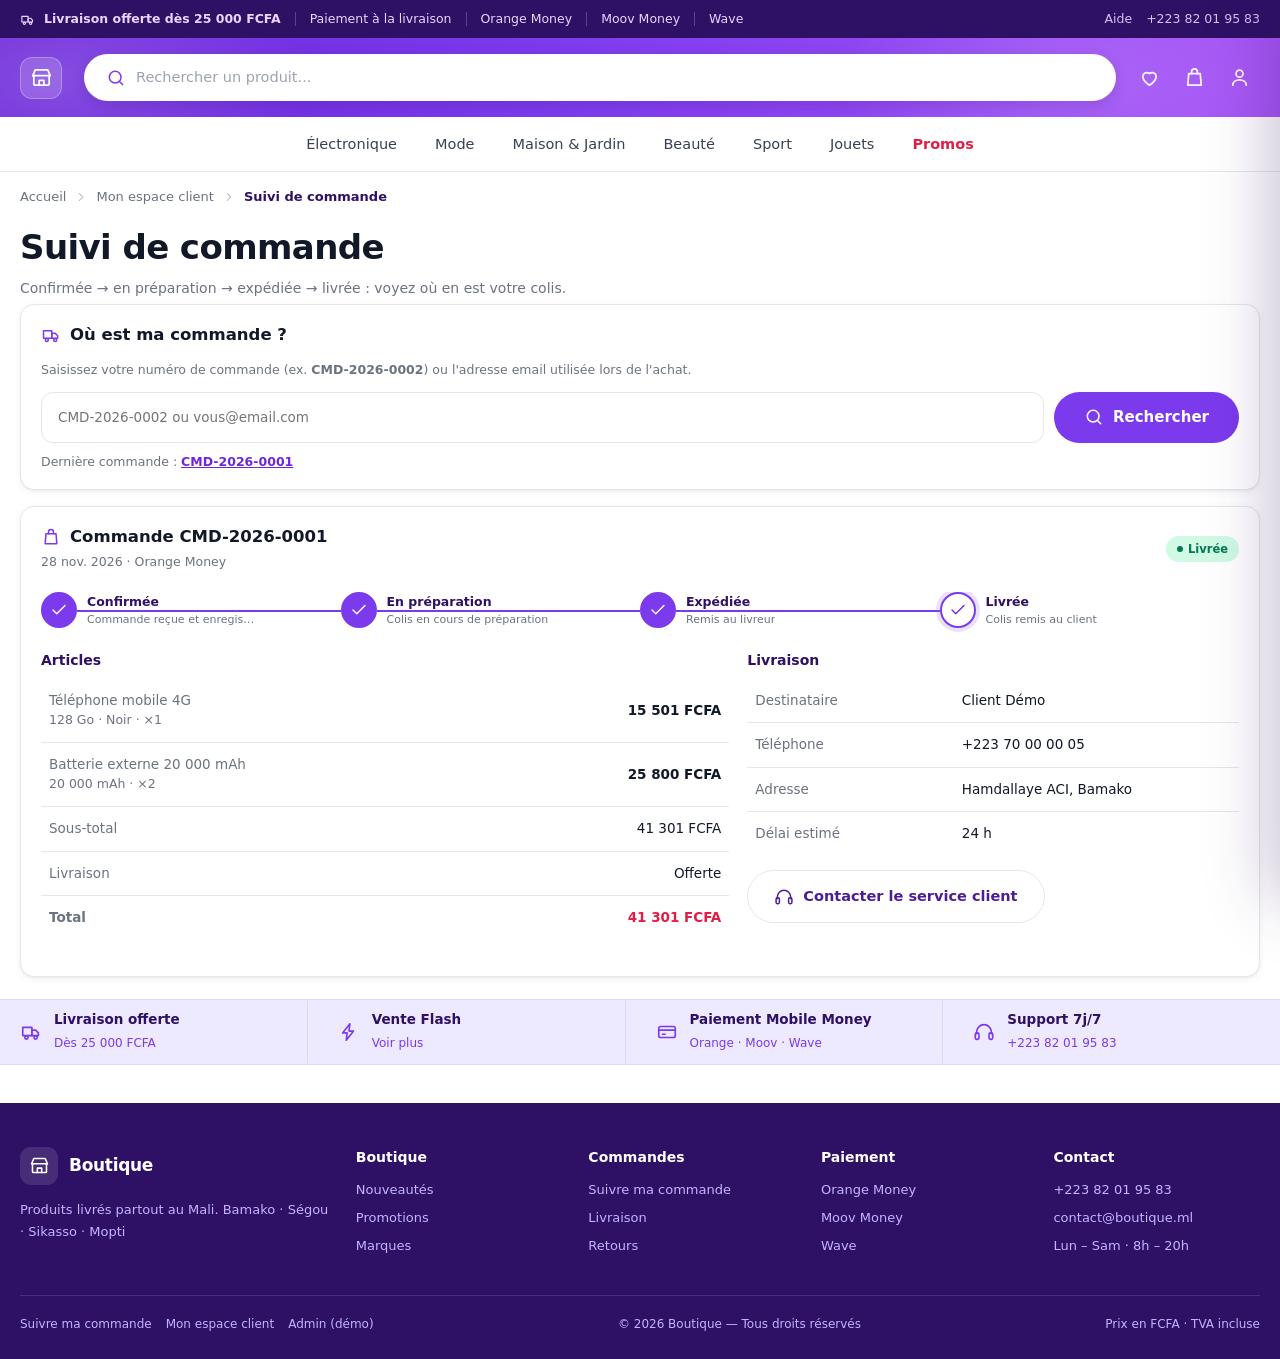
<file: suivi.html>
<!DOCTYPE html>
<html lang="fr">
<head>
<meta charset="UTF-8">
<meta name="viewport" content="width=device-width, initial-scale=1">
<title>Suivi de commande — Boutique en ligne</title>
<meta name="description" content="Suivez votre commande étape par étape : confirmée, en préparation, expédiée, livrée.">
<style>
/* =========================================================================
   PAGE E-COMMERCE — ACCUEIL
   Reproduction des maquettes img/demo/ (applications e-commerce)

   ▸ Mêmes couleurs, même structure, même sobriété.
   ▸ Ajouts : finitions premium (ombres, easings) + animations.
   ▸ Fichier autonome : aucune image externe, aucun framework.
   ▸ Toutes les animations se coupent si le système demande
     « réduire les animations » (prefers-reduced-motion).

   Pour mettre une vraie photo produit, remplace dans une carte :
       <div class="thumb" style="background-image:url('...')"> … </div>
   par :
       <img class="thumb" src="photos/produit.jpg" alt="Produit">
   ========================================================================= */

:root{
  /* ── Palette — inchangée ─────────────────────────────────────────── */
  --violet-900:#2e1065;
  --violet-800:#4c1d95;
  --violet-700:#6d28d9;
  --violet-600:#7c3aed;
  --violet-500:#8b5cf6;
  --violet-400:#a855f7;
  --lav-1:#f5f3ff;
  --lav-2:#ede9fe;
  --pink:#e11d48;
  --ink:#111827;
  --grey:#6b7280;
  --line:#e5e7eb;
  --white:#fff;
  --radius:14px;

  /* ── Finitions (ombres douces, mouvements) ───────────────────────── */
  --shadow:0 1px 2px rgba(16,24,40,.05), 0 2px 8px rgba(16,24,40,.05);
  --shadow-md:0 2px 4px rgba(16,24,40,.05), 0 8px 20px rgba(46,16,101,.09);
  --shadow-lg:0 4px 10px rgba(16,24,40,.06), 0 18px 44px rgba(76,29,149,.18);
  --ring:0 0 0 4px rgba(139,92,246,.18);
  --ease:cubic-bezier(.22,.61,.36,1);
  --ease-out:cubic-bezier(.16,1,.3,1);
  --t:.28s var(--ease);
  --t-slow:.5s var(--ease-out);
}

*{margin:0;padding:0;box-sizing:border-box}
html{-webkit-text-size-adjust:100%;scroll-behavior:smooth}
body{
  font-family:'Poppins','Segoe UI',system-ui,-apple-system,sans-serif;
  color:var(--ink);
  background:#fff;
  line-height:1.45;
  -webkit-font-smoothing:antialiased;
  overflow-x:hidden;
}
img{max-width:100%;display:block}
a{color:inherit;text-decoration:none}
button{font:inherit;cursor:pointer;border:0;background:none}
.wrap{max-width:1400px;margin:0 auto;padding:0 20px}

/* Barre de progression de lecture (fine, en haut) -------------------------- */
#progress{
  position:fixed;top:0;left:0;height:2px;width:100%;z-index:99;
  background:linear-gradient(90deg,var(--violet-700),var(--violet-400),var(--pink));
  transform:scaleX(0);transform-origin:0 50%;
  transition:transform .1s linear;
}

/* Icônes SVG -------------------------------------------------------------- */
.ic{width:20px;height:20px;stroke:currentColor;fill:none;stroke-width:1.8;
    stroke-linecap:round;stroke-linejoin:round;flex:none;transition:transform var(--t)}
.ic-sm{width:15px;height:15px}

/* Focus clavier visible partout -------------------------------------------- */
:focus-visible{outline:2px solid var(--violet-600);outline-offset:3px;border-radius:6px}

/* ═══════════════════════════ 1. Bandeau promo ═══════════════════════════ */
.topbar{background:var(--violet-900);color:#e9d5ff;font-size:12.5px;position:relative;z-index:3}
.topbar .wrap{display:flex;align-items:center;gap:0;min-height:38px;flex-wrap:wrap}
.topbar b{font-weight:600}
.topbar .sep{width:1px;height:14px;background:rgba(255,255,255,.22);margin:0 14px}
.topbar .push{margin-left:auto;display:flex;align-items:center;gap:14px;padding:6px 0}
.topbar .push a{opacity:.9;transition:opacity var(--t)}
.topbar .push a:hover{opacity:1;text-decoration:underline}
.topbar .ic-sm{animation:drive 4.5s var(--ease) infinite}
@keyframes drive{
  0%,70%,100%{transform:translateX(0)}
  78%{transform:translateX(3px)}
  86%{transform:translateX(0)}
}

/* ═══════════════════════════════ 2. Header ═════════════════════════════ */
.header{
  color:#fff;position:relative;overflow:hidden;
  background:linear-gradient(90deg,var(--violet-700) 0%,var(--violet-600) 42%,var(--violet-400) 100%);
}
/* halo animé très léger — mêmes teintes, juste plus vivant */
.header::before{
  content:"";position:absolute;inset:-40% -10%;pointer-events:none;
  background:
    radial-gradient(420px 200px at 12% 50%,rgba(255,255,255,.16),transparent 60%),
    radial-gradient(380px 190px at 78% 50%,rgba(255,255,255,.13),transparent 62%);
  animation:aura 14s var(--ease) infinite alternate;
}
@keyframes aura{
  from{transform:translate3d(-3%,0,0) scale(1)}
  to{transform:translate3d(3%,0,0) scale(1.06)}
}
.header .wrap{display:flex;align-items:center;gap:22px;padding-top:16px;padding-bottom:16px;position:relative;z-index:1}

.brand{display:flex;align-items:center;gap:10px;flex:none}
.brand .mark{
  width:42px;height:42px;border-radius:12px;display:grid;place-items:center;
  background:rgba(255,255,255,.16);border:1px solid rgba(255,255,255,.28);
  transition:transform var(--t),background var(--t);
}
.brand .mark .ic{width:23px;height:23px}
.brand:hover .mark{transform:rotate(-6deg) scale(1.06);background:rgba(255,255,255,.24)}

.search{
  flex:1;display:flex;align-items:center;gap:10px;background:#fff;
  border-radius:999px;padding:13px 22px;color:var(--grey);min-width:0;
  box-shadow:0 4px 14px rgba(46,16,101,.18);
  transition:box-shadow var(--t),transform var(--t);
}
.search:focus-within{box-shadow:var(--ring),0 6px 22px rgba(46,16,101,.24);transform:translateY(-1px)}
.search .ic{color:var(--violet-600)}
.search:focus-within .ic{transform:scale(1.12)}
.search input{
  flex:1;border:0;outline:0;font:inherit;font-size:14.5px;color:var(--ink);
  background:transparent;min-width:0;
}
.search input::placeholder{color:#9ca3af;transition:opacity var(--t)}
.search:focus-within input::placeholder{opacity:.55}

.hactions{display:flex;align-items:center;gap:22px;flex:none}
.hactions button{color:#fff;position:relative;display:grid;place-items:center;opacity:.95;transition:transform var(--t),opacity var(--t)}
.hactions button:hover{opacity:1;transform:translateY(-2px)}
.hactions button:active{transform:translateY(0) scale(.94)}
.hactions .ic{width:23px;height:23px}
.dot{
  position:absolute;top:-5px;right:-6px;background:var(--pink);color:#fff;
  font-size:10px;font-weight:700;min-width:18px;height:18px;border-radius:999px;
  display:grid;place-items:center;padding:0 5px;box-shadow:0 0 0 2px var(--violet-600);
  animation:pop .6s var(--ease-out) .5s backwards, beat 2.6s var(--ease) 1.2s infinite;
}
@keyframes pop{from{transform:scale(0);opacity:0}to{transform:scale(1);opacity:1}}
@keyframes beat{
  0%,88%,100%{transform:scale(1)}
  92%{transform:scale(1.22)}
  96%{transform:scale(1)}
}

/* ═════════════════════════════════ 3. Nav ══════════════════════════════ */
.nav{border-bottom:1px solid var(--line);background:#fff;position:sticky;top:0;z-index:20;
     transition:box-shadow var(--t)}
html.scrolled .nav{box-shadow:0 6px 20px rgba(46,16,101,.07)}
.nav .wrap{display:flex;align-items:center;justify-content:center;gap:38px;min-height:54px;overflow-x:auto;scrollbar-width:none}
.nav .wrap::-webkit-scrollbar{display:none}
.nav a{
  font-size:14.5px;font-weight:500;color:#374151;white-space:nowrap;padding:6px 0;
  position:relative;transition:color var(--t);
}
.nav a::after{
  content:"";position:absolute;left:0;right:0;bottom:-1px;height:2px;border-radius:2px;
  background:currentColor;transform:scaleX(0);transform-origin:50% 50%;
  transition:transform var(--t-slow);
}
.nav a:hover{color:var(--violet-600)}
.nav a:hover::after{transform:scaleX(1)}
.nav a.hot{color:var(--pink);font-weight:600}
.nav a.hot:hover{color:var(--pink)}

/* ═════════════════════════════════ 4. Hero ═════════════════════════════ */
.hero{padding:22px 0 6px}
.hero .wrap{display:grid;grid-template-columns:2.15fr 1fr;gap:18px}

.banner{
  position:relative;border-radius:18px;overflow:hidden;padding:38px 40px;
  color:#fff;display:flex;flex-direction:column;justify-content:center;min-height:288px;
  box-shadow:var(--shadow-md);
  /* Image de fond + voile violet (le texte reste lisible).
     Pour changer d'image : img/shop/hero-bg.jpg */
  background:
    linear-gradient(105deg,var(--violet-800) 0%,rgba(109,40,217,.88) 34%,rgba(168,85,247,.55) 68%,rgba(168,85,247,.22) 100%),
    var(--violet-800) url("img/shop/hero-bg.jpg") center/cover no-repeat;
}
/* léger zoom lent sur la photo (effet « ken burns ») */
.banner::before{
  content:"";position:absolute;inset:0;border-radius:inherit;
  background:url("img/shop/hero-bg.jpg") right center/cover no-repeat;
  animation:kenburns 22s var(--ease) infinite alternate;
  transition:opacity var(--t);
}
.banner::after{
  content:"";position:absolute;right:-90px;top:-90px;width:340px;height:340px;
  border-radius:50%;background:rgba(255,255,255,.08);
  animation:orb 12s var(--ease) infinite alternate;
}
@keyframes kenburns{
  from{transform:scale(1) translateX(0)}
  to{transform:scale(1.07) translateX(-1.5%)}
}
@keyframes orb{
  from{transform:translate3d(0,0,0) scale(1);opacity:.8}
  to{transform:translate3d(-26px,18px,0) scale(1.16);opacity:1}
}
.banner > *{position:relative;z-index:1}

.pill{
  display:inline-block;background:#fff;color:var(--violet-700);font-weight:700;
  font-size:13px;padding:7px 17px;border-radius:999px;align-self:flex-start;
  box-shadow:0 4px 14px rgba(0,0,0,.14);
}
.banner h1{font-size:clamp(30px,4.4vw,57px);line-height:1.03;font-weight:800;
           letter-spacing:-1px;margin:16px 0 10px}
.banner .sub{font-size:16px;color:#ede9fe;margin-bottom:24px}
.btn{
  display:inline-flex;align-items:center;gap:9px;background:#fff;color:var(--violet-800);
  font-weight:700;font-size:14.5px;padding:14px 30px;border-radius:999px;
  align-self:flex-start;position:relative;overflow:hidden;
  transition:transform var(--t),box-shadow var(--t);
}
.btn:hover{transform:translateY(-2px);box-shadow:0 12px 30px rgba(0,0,0,.24)}
.btn:active{transform:translateY(0)}
.btn:hover .ic{transform:translateX(3px)}
/* reflet qui balaie le bouton */
.btn::after{
  content:"";position:absolute;top:0;bottom:0;width:45%;left:-60%;
  background:linear-gradient(100deg,transparent,rgba(255,255,255,.85),transparent);
  transform:skewX(-18deg);pointer-events:none;
}
.btn:hover::after{animation:shine .85s var(--ease)}
@keyframes shine{to{left:130%}}

/* Apparition en cascade au chargement */
.rise{animation:rise .75s var(--ease-out) backwards}
@keyframes rise{from{opacity:0;transform:translateY(16px)}to{opacity:1;transform:none}}

.promos{display:grid;grid-template-columns:1fr 1fr;grid-template-rows:1fr 1fr;gap:18px}
.promo{
  border-radius:16px;padding:22px;display:flex;flex-direction:column;justify-content:center;
  min-height:0;position:relative;overflow:hidden;box-shadow:var(--shadow);
  transition:transform var(--t),box-shadow var(--t);
}
.promo:hover{transform:translateY(-3px);box-shadow:var(--shadow-md)}
.promo h2{font-size:26px;font-weight:800;letter-spacing:-.4px;line-height:1.1}
.promo p{font-size:13.5px;margin-top:6px}

.promo.light{
  color:var(--violet-900);
  /* Image de fond + voile lavande */
  background:
    linear-gradient(100deg,rgba(242,238,254,.97) 0%,rgba(242,238,254,.86) 38%,rgba(242,238,254,.42) 68%,rgba(242,238,254,.06) 100%),
    var(--lav-2) url("img/shop/soldes-bg.jpg") right center/cover no-repeat;
}
.promo.light p{color:#6d28d9}
.promo.solid{
  color:#fff;
  background:
    linear-gradient(115deg,rgba(76,29,149,.93) 0%,rgba(109,40,217,.72) 55%,rgba(168,85,247,.5) 100%),
    var(--violet-800) url("img/shop/nouveautes-bg.jpg") right center/cover no-repeat;
}
/* les 2 bannières image : léger zoom au survol */
.promo.img{padding:0;background:#fff;border:1px solid var(--line);align-items:center}
.promo.img .tile{
  width:100%;height:100%;display:grid;place-items:center;color:#c7d2fe;
  background:var(--lav-1) url("img/shop/tile-1.jpg") center/cover no-repeat;
  transition:transform var(--t-slow);
}
.promo.img:hover .tile{transform:scale(1.06)}
.promo.img .tile .ic{width:74px;height:74px;stroke-width:1.1;opacity:0}

/* ═══════════════════════ 5. Bandeau de confiance ═══════════════════════ */
.trust{background:var(--lav-2);border-top:1px solid #ddd6fe;border-bottom:1px solid #ddd6fe;margin-top:22px}
.trust .wrap{display:flex;align-items:stretch;min-height:64px;overflow-x:auto;scrollbar-width:none}
.trust .wrap::-webkit-scrollbar{display:none}
.trust .item{display:flex;align-items:center;gap:12px;padding:0 30px;flex:1;white-space:nowrap;
             transition:background var(--t)}
.trust .item:first-child{padding-left:0}
.trust .item + .item{border-left:1px solid #ddd6fe}
.trust .ic{color:var(--violet-600);width:22px;height:22px}
.trust .item:hover .ic{transform:translateY(-3px) scale(1.1)}
.trust b{display:block;font-size:13.5px;font-weight:600;color:var(--violet-900)}
.trust span{font-size:12px;color:#7c3aed}

/* ═══════════════════════ 6. En-tête de section ═════════════════════════ */
.sec{padding:30px 0 8px}
.sec-head{display:flex;align-items:center;gap:18px;margin-bottom:18px}
.sec-head h2{font-size:22px;font-weight:700;display:flex;align-items:center;gap:9px}
.sec-head h2 span{display:inline-block;animation:flicker 3.4s var(--ease) infinite}
@keyframes flicker{
  0%,100%{transform:scale(1) rotate(0)}
  45%{transform:scale(1.14) rotate(-6deg)}
  60%{transform:scale(1) rotate(0)}
}

.count{display:flex;gap:7px;align-items:center}
.count b{
  background:var(--violet-800);color:#fff;font-size:14.5px;font-weight:700;
  min-width:42px;padding:8px 0;border-radius:9px;display:grid;place-items:center;
  font-variant-numeric:tabular-nums;box-shadow:0 3px 10px rgba(46,16,101,.22);
  transition:transform .18s var(--ease),background .18s var(--ease);
}
.count b:not(.idle){animation:flip .38s var(--ease)}
@keyframes flip{
  0%{transform:translateY(0)}
  45%{transform:translateY(-5px) scale(1.06);background:var(--violet-600)}
  100%{transform:translateY(0)}
}
.count i{color:var(--violet-800);font-style:normal;font-weight:700;
         animation:blink 1s var(--ease) infinite}
@keyframes blink{0%,100%{opacity:1}50%{opacity:.35}}

.sec-head .more{
  margin-left:auto;font-size:14px;font-weight:600;color:var(--violet-700);
  display:inline-flex;align-items:center;gap:4px;transition:color var(--t),gap var(--t);
}
.sec-head .more:hover{color:var(--violet-900);gap:9px}

/* ═══════════════════════════════ 7. Produits ═══════════════════════════ */
.grid{display:grid;grid-template-columns:repeat(6,1fr);gap:18px}
.card{
  position:relative;background:#fff;border:1px solid var(--line);border-radius:var(--radius);
  overflow:hidden;box-shadow:var(--shadow);display:flex;flex-direction:column;
  transition:transform var(--t),box-shadow var(--t),border-color var(--t);
  will-change:transform;
}
.card::after{
  content:"";position:absolute;inset:0;border-radius:inherit;pointer-events:none;
  background:linear-gradient(180deg,rgba(139,92,246,.07),transparent 42%);
  opacity:0;transition:opacity var(--t);
}
.card:hover{transform:translateY(-7px);box-shadow:var(--shadow-lg);border-color:#ddd6fe}
.card:hover::after{opacity:1}

.thumb{
  position:relative;width:100%;aspect-ratio:1/.92;display:grid;place-items:center;
  background:var(--lav-1);color:#a5b4fc;overflow:hidden;
  transition:transform var(--t-slow);
}
/* Image de fond propre à chaque produit (style en ligne sur chaque carte) */
.thumb[style]{background-size:cover;background-position:center}
.thumb .ic{width:58px;height:58px;stroke-width:1.2}
.card:hover .thumb{transform:scale(1.05)}
img.thumb{object-fit:cover;background:var(--lav-1);color:transparent}

.fav{
  position:absolute;top:9px;right:9px;width:31px;height:31px;border-radius:50%;
  background:rgba(255,255,255,.94);display:grid;place-items:center;color:var(--grey);
  box-shadow:0 1px 4px rgba(16,24,40,.16);z-index:2;
  transition:color var(--t),transform var(--t),background var(--t);
}
.fav:hover{color:var(--pink);transform:scale(1.14)}
.fav:active{transform:scale(.9)}
.fav .ic{width:16px;height:16px}
.fav.on{color:var(--pink);animation:bump .45s var(--ease-out)}
.fav.on .ic{fill:currentColor}
@keyframes bump{
  0%{transform:scale(1)}
  35%{transform:scale(1.32)}
  60%{transform:scale(.92)}
  100%{transform:scale(1)}
}

.off{
  position:absolute;top:9px;left:9px;background:var(--pink);color:#fff;z-index:2;
  font-size:11px;font-weight:700;padding:4px 9px;border-radius:999px;
  animation:glow 2.8s var(--ease) infinite;
}
@keyframes glow{
  0%,72%,100%{box-shadow:0 0 0 0 rgba(225,29,72,0)}
  80%{box-shadow:0 0 0 6px rgba(225,29,72,.16)}
}

.card .body{padding:13px 13px 15px;display:flex;flex-direction:column;gap:5px;flex:1}
.card .name{font-size:13px;font-weight:500;color:#374151;white-space:nowrap;
            overflow:hidden;text-overflow:ellipsis;transition:color var(--t)}
.card:hover .name{color:var(--violet-800)}
.card .was{font-size:11.5px;color:#9ca3af;text-decoration:line-through}
.card .price{font-size:17px;font-weight:800;color:var(--pink);letter-spacing:-.2px;
             transition:transform var(--t)}
.card:hover .price{transform:translateX(2px)}
.card .add{
  margin-top:auto;background:var(--violet-600);color:#fff;font-size:12.5px;font-weight:600;
  padding:9px;border-radius:9px;text-align:center;position:relative;overflow:hidden;
  transition:background var(--t),box-shadow var(--t),transform var(--t);
}
.card .add:hover{background:var(--violet-700);box-shadow:0 8px 18px rgba(109,40,217,.3)}
.card .add:active{transform:scale(.97)}
.card .add::after{
  content:"";position:absolute;top:0;bottom:0;width:50%;left:-70%;
  background:linear-gradient(100deg,transparent,rgba(255,255,255,.5),transparent);
  transform:skewX(-18deg);pointer-events:none;
}
.card .add:hover::after{animation:shine .8s var(--ease)}

/* ═════════════════════════════ 8. Catégories ═══════════════════════════ */
.cats{display:flex;flex-wrap:wrap;gap:12px;padding:26px 0 10px}
.cat{
  border:1px solid var(--line);border-radius:999px;padding:10px 22px;font-size:13.5px;
  font-weight:500;color:#374151;background:#fff;
  transition:border-color var(--t),color var(--t),background var(--t),
             transform var(--t),box-shadow var(--t);
}
.cat:hover{border-color:var(--violet-500);color:var(--violet-700);background:var(--lav-1);
           transform:translateY(-3px);box-shadow:0 8px 18px rgba(109,40,217,.13)}
.cat:active{transform:translateY(-1px) scale(.98)}
.cat.hot{color:var(--pink);border-color:#fecdd3}
.cat.hot:hover{background:#fff1f2;border-color:var(--pink);box-shadow:0 8px 18px rgba(225,29,72,.14)}

/* ════════════════════════════════ 9. Footer ════════════════════════════ */
.footer{background:var(--violet-900);color:#c4b5fd;margin-top:38px;padding:44px 0 26px;font-size:13px}
.footer .cols{display:grid;grid-template-columns:1.5fr 1fr 1fr 1fr 1fr;gap:26px}
.footer h3{color:#fff;font-size:14px;font-weight:700;margin-bottom:14px}
.footer li{list-style:none;margin-bottom:9px}
.footer a{transition:color var(--t),padding-left var(--t);display:inline-block}
.footer a:hover{color:#fff;padding-left:4px}
.footer .brandline{display:flex;align-items:center;gap:11px;margin-bottom:14px}
.footer .brandline .mark{
  width:38px;height:38px;border-radius:11px;background:rgba(255,255,255,.12);
  display:grid;place-items:center;transition:transform var(--t),background var(--t);
}
.footer .brandline:hover .mark{transform:rotate(-6deg);background:rgba(255,255,255,.2)}
.footer .brandline .mark .ic{width:21px;height:21px;color:#fff}
.footer .brandline b{color:#fff;font-size:17px;font-weight:800;letter-spacing:-.3px}
.footer .bot{
  border-top:1px solid rgba(255,255,255,.13);margin-top:30px;padding-top:20px;
  display:flex;justify-content:space-between;gap:14px;flex-wrap:wrap;font-size:12px;
}

/* ══════════════════════ 10. Apparition au défilement ═══════════════════ */
.rv{opacity:0;transform:translateY(20px);transition:opacity .6s var(--ease-out),transform .6s var(--ease-out)}
.rv.in{opacity:1;transform:none}

/* ═══════════════════════════ 11. Responsive ════════════════════════════ */
@media(max-width:1180px){
  .grid{grid-template-columns:repeat(3,1fr)}
  .footer .cols{grid-template-columns:1fr 1fr 1fr}
}
@media(max-width:900px){
  .hero .wrap{grid-template-columns:1fr}
  .banner{padding:30px 26px;min-height:0}
  .header .wrap{flex-wrap:wrap;gap:14px}
  .search{order:3;flex-basis:100%}
  .hactions{margin-left:auto}
  .nav{position:static}
  .nav .wrap{justify-content:flex-start;gap:24px;padding:0 20px}
  .trust .wrap{gap:8px}
  .trust .item{padding:12px 18px;flex:none}
}
@media(max-width:640px){
  .grid{grid-template-columns:repeat(2,1fr);gap:12px}
  .promos{grid-template-columns:1fr;grid-template-rows:auto}
  .promo.img{display:none}
  .topbar{font-size:11.5px}
  .topbar .item-x{display:none}
  .sec-head{flex-wrap:wrap;gap:12px}
  .footer .cols{grid-template-columns:1fr 1fr}
  .banner{background:
    linear-gradient(160deg,rgba(76,29,149,.95) 0%,rgba(109,40,217,.86) 60%,rgba(168,85,247,.7) 100%),
    var(--violet-800) url("img/shop/hero-bg.jpg") center/cover no-repeat;}
  .banner::before{animation:none}
  .promo.light{background:
    linear-gradient(120deg,rgba(242,238,254,.97) 0%,rgba(242,238,254,.9) 55%,rgba(242,238,254,.75) 100%),
    var(--lav-2) url("img/shop/soldes-bg.jpg") right center/cover no-repeat;}
  .promo.solid{background:
    linear-gradient(120deg,rgba(76,29,149,.95) 0%,rgba(109,40,217,.85) 55%,rgba(168,85,247,.72) 100%),
    var(--violet-800) url("img/shop/nouveautes-bg.jpg") right center/cover no-repeat;}
}

/* ═════════════ 12. Recherche — modale animée et responsive ═════════════
   Le champ du haut ouvre un panneau de recherche : centré sur ordinateur,
   plein écran sur téléphone. Mêmes couleurs, mêmes ombres que la page.    */
.sm{position:fixed;inset:0;z-index:120;display:flex;justify-content:center;align-items:flex-start}
.sm[hidden]{display:none}
html.sm-open,html.sm-open body{overflow:hidden}

.sm-veil{
  position:absolute;inset:0;background:rgba(46,16,101,.42);
  -webkit-backdrop-filter:blur(7px) saturate(1.1);backdrop-filter:blur(7px) saturate(1.1);
  opacity:0;transition:opacity .32s var(--ease);
}
.sm.on .sm-veil{opacity:1}

.sm-pan{
  position:relative;width:min(760px,calc(100% - 40px));margin-top:9vh;max-height:78vh;
  display:flex;flex-direction:column;overflow:hidden;background:#fff;
  border-radius:22px;box-shadow:var(--shadow-lg),0 0 0 1px var(--line);
  opacity:0;transform:translateY(26px) scale(.97);
  transition:opacity .34s var(--ease-out),transform .46s var(--ease-out);
}
.sm.on .sm-pan{opacity:1;transform:none}
.sm-pan::before{
  content:"";position:absolute;top:0;left:0;right:0;height:3px;z-index:3;
  background:linear-gradient(90deg,var(--violet-800),var(--violet-500) 55%,var(--pink));
}

.sm-bar{
  flex:none;display:flex;align-items:center;gap:12px;background:#fff;
  padding:16px 16px 14px 20px;border-bottom:1px solid var(--line);
}
.sm-bar > .ic{width:22px;height:22px;color:var(--violet-600)}
.sm-bar input{
  flex:1;min-width:0;border:0;outline:0;background:transparent;font:inherit;
  font-size:16.5px;color:var(--ink);transition:color var(--t);
}
.sm-bar input::placeholder{color:#9ca3af}
.sm-x{
  flex:none;width:38px;height:38px;border-radius:12px;display:grid;place-items:center;
  color:var(--grey);transition:background var(--t),color var(--t),transform var(--t);
}
.sm-x .ic{width:17px;height:17px;color:currentColor}
.sm-x:hover{background:var(--lav-1);color:var(--violet-700);transform:rotate(90deg)}

.sm-body{
  flex:1 1 auto;min-height:0;
  padding:18px 20px 8px;overflow:auto;overscroll-behavior:contain;
  scrollbar-width:thin;scrollbar-color:var(--lav-2) transparent;
}
.sm-body::-webkit-scrollbar{width:10px}
.sm-body::-webkit-scrollbar-thumb{background:var(--lav-2);border:3px solid #fff;border-radius:999px}
.sm-h{
  font-size:11px;font-weight:700;letter-spacing:.09em;text-transform:uppercase;
  color:var(--grey);margin-bottom:12px;
}
.sm-sec + .sm-sec{margin-top:24px}

.chips{display:flex;flex-wrap:wrap;gap:9px}
.pop{
  border:1px solid var(--line);background:#fff;border-radius:999px;padding:9px 16px;
  font-size:13.5px;font-weight:500;color:#374151;
  transition:border-color var(--t),color var(--t),background var(--t),
             transform var(--t),box-shadow var(--t);
}
.pop:hover{border-color:var(--violet-500);color:var(--violet-700);background:var(--lav-1);
           transform:translateY(-2px);box-shadow:0 8px 18px rgba(109,40,217,.13)}
.pop:active{transform:translateY(0) scale(.97)}

.sm-list{display:flex;flex-direction:column;gap:4px}
.row{
  display:flex;align-items:center;gap:13px;width:100%;text-align:left;color:inherit;
  padding:9px 11px;border-radius:14px;transition:background var(--t),transform var(--t);
}
.row:hover{background:var(--lav-1);transform:translateX(3px)}
.row .th{
  flex:none;width:46px;height:46px;border-radius:12px;
  background:var(--lav-1) center/cover no-repeat;box-shadow:inset 0 0 0 1px var(--line);
}
.row .tx{flex:1;min-width:0}
.row .nm{
  display:block;font-size:14px;font-weight:500;color:#374151;
  white-space:nowrap;overflow:hidden;text-overflow:ellipsis;
}
.row .mt{display:block;font-size:11.5px;color:var(--grey);margin-top:2px}
.row .mt s{color:#9ca3af}
.row .bg{
  display:inline-block;vertical-align:1px;background:var(--pink);color:#fff;
  font-size:10.5px;font-weight:700;padding:2px 7px;border-radius:999px;margin-right:6px;
}
.row .pr{flex:none;font-size:14.5px;font-weight:800;color:var(--pink);letter-spacing:-.2px}
.row > .ic{flex:none;width:16px;height:16px;color:var(--violet-500);opacity:.65}
.row:hover > .ic{transform:translateX(3px);opacity:1}
.row mark{background:var(--lav-2);color:var(--violet-800);border-radius:5px;padding:0 3px}

.sm-empty{padding:26px 8px 34px;text-align:center;color:var(--grey);font-size:14px}
.sm-empty .ic{width:34px;height:34px;color:var(--violet-400);stroke-width:1.4;margin:0 auto 12px}
.sm-empty b{color:var(--ink);font-weight:600}
.sm-empty span{display:block;margin-top:7px;font-size:12.5px}

.sm-foot{
  flex:none;display:flex;flex-wrap:wrap;align-items:center;justify-content:space-between;
  gap:10px;padding:11px 20px;border-top:1px solid var(--line);background:var(--lav-1);
  font-size:12px;color:var(--grey);
}
.sm-foot .k{display:inline-flex;align-items:center;gap:6px}
.sm-foot i{
  font-style:normal;background:#fff;border:1px solid var(--line);border-radius:6px;
  padding:2px 7px;font-size:11px;font-weight:600;color:#374151;box-shadow:var(--shadow);
}

/* Entrée animée du contenu (cascade douce) */
.sm.on .sm-bar{animation:rise .45s var(--ease-out) both}
.sm.on .sm-sec{animation:rise .5s var(--ease-out) both}
.sm.on .sm-sec:nth-of-type(2){animation-delay:.07s}
.sm.on .sm-list .row{animation:rise .4s var(--ease-out) both}

/* Carte mise en avant quand on ouvre un résultat */
.card.flash{box-shadow:var(--ring),var(--shadow-lg);border-color:var(--violet-500)}

@media(max-width:640px){
  .sm-pan{width:100%;margin-top:0;height:100%;max-height:100%;border-radius:0;box-shadow:none}
  .sm-bar{padding:calc(12px + env(safe-area-inset-top)) 12px 12px 16px}
  .sm-bar input{font-size:16px}
  .sm-body{padding:16px 16px 6px}
  .sm-foot{padding:11px 16px calc(11px + env(safe-area-inset-bottom))}
  .row .th{width:42px;height:42px}
  .sm-h{margin-bottom:10px}
}

/* ═════════════ 13. Respect de « réduire les animations » ═══════════════ */
@media(prefers-reduced-motion:reduce){
  *,*::before,*::after{
    animation-duration:.001ms !important;animation-iteration-count:1 !important;
    transition-duration:.001ms !important;scroll-behavior:auto !important;
  }
  .rv{opacity:1;transform:none}
  #progress{display:none}
}
</style>
<link rel="stylesheet" href="css/shop-pages.css">
</head>
<body class="" data-page="suivi">

<div id="progress" aria-hidden="true"></div>

<svg width="0" height="0" style="position:absolute" aria-hidden="true">
  <symbol id="i-store" viewBox="0 0 24 24"><path d="M4 10v9a1 1 0 0 0 1 1h14a1 1 0 0 0 1-1v-9"/><path d="M3 10 5.2 4.6A1 1 0 0 1 6.1 4h11.8a1 1 0 0 1 .9.6L21 10"/><path d="M3 10h18"/><path d="M9.5 20v-5h5v5"/></symbol>
  <symbol id="i-search" viewBox="0 0 24 24"><circle cx="11" cy="11" r="7"/><path d="m20 20-3.5-3.5"/></symbol>
  <symbol id="i-heart" viewBox="0 0 24 24"><path d="M12 20s-7-4.4-7-9.3A4.2 4.2 0 0 1 12 8a4.2 4.2 0 0 1 7 2.7C19 15.6 12 20 12 20Z"/></symbol>
  <symbol id="i-bag" viewBox="0 0 24 24"><path d="M6 8h12l1 12H5L6 8Z"/><path d="M9 8V6a3 3 0 0 1 6 0v2"/></symbol>
  <symbol id="i-user" viewBox="0 0 24 24"><circle cx="12" cy="8" r="3.6"/><path d="M5 20c0-3.4 3.1-5.6 7-5.6s7 2.2 7 5.6"/></symbol>
  <symbol id="i-truck" viewBox="0 0 24 24"><path d="M3 7h10v9H3z"/><path d="M13 10h4l3 3v3h-7z"/><circle cx="7" cy="18" r="1.8"/><circle cx="17" cy="18" r="1.8"/></symbol>
  <symbol id="i-bolt" viewBox="0 0 24 24"><path d="M13 3 5 13h5l-1 8 8-10h-5l1-8Z"/></symbol>
  <symbol id="i-card" viewBox="0 0 24 24"><rect x="3" y="6" width="18" height="12" rx="2.2"/><path d="M3 10h18"/><path d="M7 14.5h3"/></symbol>
  <symbol id="i-headset" viewBox="0 0 24 24"><path d="M4 14v-2a8 8 0 0 1 16 0v2"/><rect x="2.5" y="13" width="4" height="7" rx="1.6"/><rect x="17.5" y="13" width="4" height="7" rx="1.6"/></symbol>
  <symbol id="i-chevron" viewBox="0 0 24 24"><path d="m9 6 6 6-6 6"/></symbol>
  <symbol id="i-phone" viewBox="0 0 24 24"><rect x="7" y="2" width="10" height="20" rx="2.4"/><path d="M11 18.6h2"/></symbol>
  <symbol id="i-washer" viewBox="0 0 24 24"><rect x="4.5" y="2" width="15" height="20" rx="2.4"/><circle cx="12" cy="13" r="4.6"/><path d="M7.5 6h2"/></symbol>
  <symbol id="i-watch" viewBox="0 0 24 24"><circle cx="12" cy="12" r="5.2"/><path d="M9.3 7.3 9.8 2h4.4l.5 5.3M9.3 16.7 9.8 22h4.4l.5-5.3"/></symbol>
  <symbol id="i-phones" viewBox="0 0 24 24"><path d="M4 14v-3a8 8 0 0 1 16 0v3"/><rect x="2.5" y="13" width="4" height="7" rx="1.6"/><rect x="17.5" y="13" width="4" height="7" rx="1.6"/></symbol>
  <symbol id="i-speaker" viewBox="0 0 24 24"><rect x="6" y="2" width="12" height="20" rx="2.6"/><circle cx="12" cy="15" r="3.6"/><circle cx="12" cy="7" r="1.9"/></symbol>
  <symbol id="i-fan" viewBox="0 0 24 24"><circle cx="12" cy="12" r="2.1"/><path d="M12 9.9V3.5M14.8 13.6l5.5 3.2M9.2 13.6l-5.5 3.2"/></symbol>
  <symbol id="i-close" viewBox="0 0 24 24"><path d="m6 6 12 12"/><path d="m18 6-12 12"/></symbol>
</svg>
<svg width="0" height="0" style="position:absolute" aria-hidden="true">
  <symbol id="i-b2-star" viewBox="0 0 24 24"><path d="m12 3 2.7 5.6 6.1.9-4.4 4.3 1 6.1-5.4-2.9-5.4 2.9 1-6.1L3.2 9.5l6.1-.9L12 3Z"/></symbol>
  <symbol id="i-b2-plus" viewBox="0 0 24 24"><path d="M12 5v14M5 12h14"/></symbol>
  <symbol id="i-b2-minus" viewBox="0 0 24 24"><path d="M5 12h14"/></symbol>
  <symbol id="i-b2-trash" viewBox="0 0 24 24"><path d="M3 6h18M8 6V4h8v2M19 6l-1 14H6L5 6"/><path d="M10 11v5M14 11v5"/></symbol>
  <symbol id="i-b2-check" viewBox="0 0 24 24"><path d="M20 6 9 17l-5-5"/></symbol>
  <symbol id="i-b2-tag" viewBox="0 0 24 24"><path d="M20.6 13.4 13.4 20.6a2 2 0 0 1-2.8 0L2 12V2h10l8.6 8.6a2 2 0 0 1 0 2.8Z"/><circle cx="7" cy="7" r="1.3"/></symbol>
  <symbol id="i-b2-lock" viewBox="0 0 24 24"><rect x="3" y="11" width="18" height="11" rx="2"/><path d="M7 11V7a5 5 0 0 1 10 0v4"/></symbol>
  <symbol id="i-b2-info" viewBox="0 0 24 24"><circle cx="12" cy="12" r="9"/><path d="M12 16v-4M12 8h.01"/></symbol>
  <symbol id="i-b2-alert" viewBox="0 0 24 24"><circle cx="12" cy="12" r="9"/><path d="M12 8v4M12 16h.01"/></symbol>
</svg>

<!-- ══════════════════════════════ Bandeau promo ══════════════════════════ -->
<div class="topbar">
  <div class="wrap">
    <div style="display:flex;align-items:center;gap:9px;padding:8px 0">
      <svg class="ic ic-sm" aria-hidden="true"><use href="#i-truck"/></svg>
      <b>Livraison offerte dès 25 000 FCFA</b>
    </div>
    <span class="sep item-x"></span><span class="item-x">Paiement à la livraison</span>
    <span class="sep item-x"></span><span class="item-x">Orange Money</span>
    <span class="sep item-x"></span><span class="item-x">Moov Money</span>
    <span class="sep item-x"></span><span class="item-x">Wave</span>
    <div class="push">
      <a href="#aide">Aide</a>
      <a href="tel:+22382019583">+223 82 01 95 83</a>
    </div>
  </div>
</div>


<!-- ═══════════════════════════════ Header ═══════════════════════════════ -->
<header class="header">
  <div class="wrap">
    <a class="brand" href="index.html" aria-label="Accueil de la boutique">
      <span class="mark"><svg class="ic" aria-hidden="true"><use href="#i-store"/></svg></span>
    </a>

    <form class="search" role="search" onsubmit="return false">
      <svg class="ic" aria-hidden="true"><use href="#i-search"/></svg>
      <input type="search" placeholder="Rechercher un produit..." aria-label="Rechercher un produit">
    </form>

    <div class="hactions">
      <a class="acc" href="compte.html" aria-label="Mes favoris" data-fav-count data-fav-count><svg class="ic"><use href="#i-heart"/></svg></a>
      <a class="acc" href="panier.html" aria-label="Mon panier" data-bag data-bag>
        <svg class="ic"><use href="#i-bag"/></svg>
        <span class="dot">3</span>
      </a>
      <a class="acc" href="compte.html" aria-label="Mon espace client" data-user><svg class="ic"><use href="#i-user"/></svg><span class="nm" style="font-size:11px;font-weight:700;margin-left:4px"></span></a>
    </div>
  </div>
</header>


<!-- ════════════════════════════════ Nav ════════════════════════════════ -->
<nav class="nav" aria-label="Catégories principales">
  <div class="wrap">
    <a href="produits.html?cat=%C3%89lectronique">Électronique</a>
    <a href="produits.html?cat=Mode">Mode</a>
    <a href="produits.html?cat=Maison%20%26%20Jardin">Maison &amp; Jardin</a>
    <a href="produits.html?cat=Beaut%C3%A9">Beauté</a>
    <a href="produits.html?cat=Sport">Sport</a>
    <a href="produits.html?cat=Jouets">Jouets</a>
    <a class="hot" href="produits.html?promo=1">Promos</a>
  </div>
</nav>



<!-- ═════════════════════════ Suivi de commande ═════════════════════════ -->
<nav class="crumb" aria-label="Fil d'Ariane">
  <div class="wrap">
    <a href="index.html">Accueil</a>
    <svg class="ic"><use href="#i-chevron"/></svg>
    <a href="compte.html">Mon espace client</a>
    <svg class="ic"><use href="#i-chevron"/></svg>
    <span class="here">Suivi de commande</span>
  </div>
</nav>

<section class="phead">
  <div class="wrap">
    <h1>Suivi de commande</h1>
    <p>Confirmée → en préparation → expédiée → livrée : voyez où en est votre colis.</p>
  </div>
</section>

<section>
  <div class="wrap" id="suivi"></div>
</section>

<!-- ═══════════════════════ Bandeau de confiance ════════════════════════ -->
<div class="trust">
  <div class="wrap">
    <div class="item rv">
      <svg class="ic" aria-hidden="true"><use href="#i-truck"/></svg>
      <div><b>Livraison offerte</b><span>Dès 25 000 FCFA</span></div>
    </div>
    <div class="item rv" style="transition-delay:.08s">
      <svg class="ic" aria-hidden="true"><use href="#i-bolt"/></svg>
      <div><b>Vente Flash</b><span>Voir plus</span></div>
    </div>
    <div class="item rv" style="transition-delay:.16s">
      <svg class="ic" aria-hidden="true"><use href="#i-card"/></svg>
      <div><b>Paiement Mobile Money</b><span>Orange · Moov · Wave</span></div>
    </div>
    <div class="item rv" style="transition-delay:.24s">
      <svg class="ic" aria-hidden="true"><use href="#i-headset"/></svg>
      <div><b>Support 7j/7</b><span>+223 82 01 95 83</span></div>
    </div>
  </div>
</div>



<!-- ═════════════════════════════ Footer ════════════════════════════════ -->
<footer class="footer">
  <div class="wrap">
    <div class="cols">
      <div class="rv">
        <div class="brandline">
          <span class="mark"><svg class="ic" aria-hidden="true"><use href="#i-store"/></svg></span>
          <b>Boutique</b>
        </div>
        <p style="line-height:1.7">Produits livrés partout au Mali.
Bamako · Ségou · Sikasso · Mopti</p>
      </div>
      <div class="rv" style="transition-delay:.06s">
        <h3>Boutique</h3>
        <ul>
          <li><a href="produits.html">Nouveautés</a></li>
          <li><a href="produits.html?promo=1">Promotions</a></li>
          <li><a href="produits.html">Marques</a></li>
        </ul>
      </div>
      <div class="rv" style="transition-delay:.12s">
        <h3>Commandes</h3>
        <ul>
          <li><a href="suivi.html">Suivre ma commande</a></li>
          <li><a href="suivi.html">Livraison</a></li>
          <li><a href="suivi.html">Retours</a></li>
        </ul>
      </div>
      <div class="rv" style="transition-delay:.18s">
        <h3>Paiement</h3>
        <ul>
          <li>Orange Money</li>
          <li>Moov Money</li>
          <li>Wave</li>
        </ul>
      </div>
      <div class="rv" style="transition-delay:.24s">
        <h3>Contact</h3>
        <ul>
          <li><a href="tel:+22382019583">+223 82 01 95 83</a></li>
          <li><a href="mailto:contact@boutique.ml">contact@boutique.ml</a></li>
          <li>Lun – Sam · 8h – 20h</li>
        </ul>
      </div>
    </div>
    <div class="bot"><span style="display:flex;gap:14px;flex-wrap:wrap"><a href="suivi.html">Suivre ma commande</a><a href="compte.html">Mon espace client</a><a href="admin.html">Admin (démo)</a></span>
      <span>© 2026 Boutique — Tous droits réservés</span>
      <span>Prix en FCFA · TVA incluse</span>
    </div>
  </div>
</footer>



<!-- ══════════════════════════ Panier latéral ══════════════════════════ -->
<div class="veil" id="veil"></div>
<aside class="drawer" id="drawer" aria-label="Panier">
  <div class="drawer-head">
    <b>Mon panier</b>
    <button class="x" type="button" data-drawer-close aria-label="Fermer"><svg class="ic"><use href="#i-close"/></svg></button>
  </div>
  <div class="drawer-body" id="dBody"></div>
  <div class="drawer-foot" id="dFoot"></div>
</aside>

<!-- ══════════════════════════ Notifications ══════════════════════════ -->
<div class="toasts" id="toasts" aria-live="polite"></div>

<script src="js/shop-data.js"></script>
<script src="js/shop-pages.js"></script>
</body>
</html>
</file>
<file: css/shop-pages.css>
/* ==========================================================================
   shop-pages.css — Styles des pages filles du template index.html
   (liste produits · détail produit · panier)

   ▸ Reprend EXACTEMENT les variables, typos, ombres et easings du template
     (voir le <style> de index.html : --violet-*, --pink, --line,
      --radius, --shadow*, --t, --ease…).
   ▸ Aucune nouvelle police, aucune couleur hors palette.
   ▸ Ce fichier ne s'applique qu'aux pages filles : index.html n'est
     pas modifié visuellement.
   ========================================================================== */

/* ═══════════════ 1. Fil d'Ariane ═══════════════ */
.crumb{padding:16px 0 2px}
.crumb .wrap{display:flex;align-items:center;gap:8px;font-size:13px;color:var(--grey);flex-wrap:wrap}
.crumb a{transition:color var(--t)}
.crumb a:hover{color:var(--violet-700)}
.crumb .ic{width:14px;height:14px;opacity:.55}
.crumb .here{color:var(--violet-900);font-weight:600}

/* ═══════════════ 2. En-tête de page ═══════════════ */
.phead{padding:14px 0 6px}
.phead h1{font-size:clamp(24px,3vw,34px);font-weight:800;letter-spacing:-.6px;color:var(--ink)}
.phead p{color:var(--grey);font-size:14px;margin-top:6px}
.phead .sub{display:flex;align-items:center;gap:14px;flex-wrap:wrap;margin-top:10px}

/* ═══════════════ 3. Barre de filtres (liste produits) ═══════════════ */
.toolbar{
  background:#fff;border:1px solid var(--line);border-radius:var(--radius);
  padding:14px 16px;margin:18px 0;box-shadow:var(--shadow);
  display:flex;align-items:center;gap:14px;flex-wrap:wrap;
}
.toolbar .grow{flex:1;min-width:180px}
.toolbar label{font-size:12.5px;color:var(--grey);display:flex;align-items:center;gap:7px;cursor:pointer}
.toolbar input[type=checkbox]{width:16px;height:16px;accent-color:var(--violet-600);cursor:pointer}
.ctrl{
  border:1px solid var(--line);border-radius:999px;padding:10px 16px;font:inherit;font-size:13.5px;
  color:var(--ink);background:#fff;transition:border-color var(--t),box-shadow var(--t);
}
select.ctrl{cursor:pointer;padding-right:34px;appearance:none;
  background-image:linear-gradient(45deg,transparent 50%,var(--violet-600) 50%),linear-gradient(135deg,var(--violet-600) 50%,transparent 50%);
  background-position:calc(100% - 19px) 18px,calc(100% - 14px) 18px;background-size:5px 5px,5px 5px;background-repeat:no-repeat}
.ctrl:focus{outline:0;border-color:var(--violet-500);box-shadow:var(--ring)}
.chips-row{display:flex;gap:10px;flex-wrap:wrap}

/* Grille de la liste : mêmes cartes que le template, 4 colonnes */
.grid.plist{grid-template-columns:repeat(4,1fr)}
.grid.plist .thumb{aspect-ratio:1/.92}
@media(max-width:1200px){.grid.plist{grid-template-columns:repeat(3,1fr)}}
@media(max-width:900px){.grid.plist{grid-template-columns:repeat(2,1fr);gap:14px}}
@media(max-width:560px){.grid.plist{grid-template-columns:1fr 1fr;gap:12px}}

/* Note + stock sur la carte */
.card .rate{display:flex;align-items:center;gap:6px;font-size:11.5px;color:var(--grey)}
.card .rate svg{width:13px;height:13px;stroke:var(--pink);fill:var(--pink);stroke-width:1}
.card .stock{font-size:11.5px;font-weight:600}
.card .stock.ok{color:#059669}
.card .stock.low{color:#b45309}
.card .stock.out{color:var(--pink)}
.card .prices{display:flex;align-items:baseline;gap:8px}
.card.sold .thumb{opacity:.55}

/* ═══════════════ 4. Détail produit ═══════════════ */
.pdp{display:grid;grid-template-columns:1.05fr 1fr;gap:34px;padding:22px 0 10px;align-items:start}
.pdp-gal{position:sticky;top:78px}
.g-main{
  position:relative;border:1px solid var(--line);border-radius:var(--radius);overflow:hidden;
  aspect-ratio:1/1;background:var(--lav-1) center/cover no-repeat;box-shadow:var(--shadow-md);
  transition:background-size var(--t-slow);
}
.g-main .off{top:14px;left:14px;font-size:12.5px;padding:6px 12px}
.g-main .fav{top:14px;right:14px;width:40px;height:40px}
.g-main .fav .ic{width:20px;height:20px}
.g-nav{
  position:absolute;top:50%;transform:translateY(-50%);width:42px;height:42px;border-radius:50%;
  background:rgba(255,255,255,.94);display:grid;place-items:center;box-shadow:var(--shadow-md);
  color:var(--violet-800);z-index:2;transition:transform var(--t),background var(--t);
}
.g-nav:hover{background:#fff;transform:translateY(-50%) scale(1.06)}
.g-nav.prev{left:12px}.g-nav.next{right:12px}
.g-nav.prev .ic{transform:rotate(180deg)}
.g-thumbs{display:flex;gap:10px;margin-top:12px;flex-wrap:wrap}
.g-th{
  width:78px;height:78px;border-radius:12px;border:1px solid var(--line);overflow:hidden;
  background:var(--lav-1) center/cover no-repeat;position:relative;transition:border-color var(--t),transform var(--t);
}
.g-th:hover{transform:translateY(-2px)}
.g-th.on{border-color:var(--violet-500);box-shadow:var(--ring)}
.g-th span{
  position:absolute;left:0;right:0;bottom:0;font-size:9.5px;text-align:center;padding:3px 2px;
  background:rgba(17,24,39,.72);color:#fff;font-weight:600;
}

.pdp-info .tagline{display:flex;align-items:center;gap:10px;font-size:12.5px;color:var(--violet-700);font-weight:600}
.pdp-info h1{font-size:clamp(24px,2.8vw,36px);font-weight:800;letter-spacing:-.7px;line-height:1.1;margin:10px 0 10px}
.rating-row{display:flex;align-items:center;gap:14px;flex-wrap:wrap;font-size:13px;color:var(--grey)}
.rating-row .stars{display:flex;gap:2px}
.rating-row .stars svg{width:15px;height:15px;stroke:var(--pink);fill:var(--pink);stroke-width:1}
.rating-row .stars svg.empty{stroke:#d1d5db;fill:#e5e7eb}
.rating-row b{color:var(--ink)}
.rating-row .sep2{width:1px;height:14px;background:var(--line)}

.pricebox{display:flex;align-items:baseline;gap:12px;flex-wrap:wrap;margin:18px 0 4px}
.pricebox .now{font-size:34px;font-weight:800;color:var(--pink);letter-spacing:-.8px}
.pricebox .was{font-size:16px;color:#9ca3af;text-decoration:line-through}
.pricebox .save{
  background:#fff1f2;color:var(--pink);border:1px solid #fecdd3;font-size:12px;font-weight:700;
  padding:5px 12px;border-radius:999px;
}
.flash-line{display:flex;align-items:center;gap:10px;margin:6px 0 2px;font-size:13px;color:var(--violet-800)}
.flash-line .count b{font-size:13px;min-width:34px;padding:6px 0}
.flash-line .count i{font-size:13px}
.lead{font-size:14.5px;color:#374151;line-height:1.7;margin:14px 0 6px}

.opt{margin-top:20px}
.opt>label{display:block;font-size:12.5px;font-weight:600;color:var(--violet-900);margin-bottom:10px}
.opt>label b{font-weight:700;color:var(--violet-700)}
.pills{display:flex;gap:9px;flex-wrap:wrap}
.opt-pill{
  border:1px solid var(--line);background:#fff;border-radius:11px;padding:10px 15px;font-size:13px;
  color:#374151;font-weight:500;transition:border-color var(--t),background var(--t),color var(--t),transform var(--t);
}
.opt-pill:hover{border-color:var(--violet-500);color:var(--violet-700);transform:translateY(-1px)}
.opt-pill.on{border-color:var(--violet-600);background:var(--lav-1);color:var(--violet-800);font-weight:600;box-shadow:var(--ring)}
.opt-pill small{color:var(--pink);font-weight:700;margin-left:4px}
.swatches{display:flex;gap:10px;flex-wrap:wrap}
.swatch{
  width:40px;height:40px;border-radius:50%;border:2px solid #fff;
  box-shadow:0 0 0 1px var(--line),0 2px 6px rgba(16,24,40,.12);
  transition:transform var(--t),box-shadow var(--t);position:relative;
}
.swatch:hover{transform:scale(1.08)}
.swatch.on{box-shadow:0 0 0 2px var(--violet-500),0 4px 12px rgba(109,40,217,.28)}

.qty-row{display:flex;align-items:center;gap:16px;flex-wrap:wrap;margin-top:22px}
.stepper{display:flex;align-items:center;border:1px solid var(--line);border-radius:999px;background:#fff;overflow:hidden}
.stepper button{width:42px;height:46px;display:grid;place-items:center;color:var(--violet-800);transition:background var(--t)}
.stepper button:hover{background:var(--lav-1)}
.stepper input{width:54px;height:46px;text-align:center;border:0;font:inherit;font-weight:700;color:var(--ink)}
.stepper input:focus{outline:0;background:var(--lav-1)}
.qty-row .hint{font-size:12.5px;color:var(--grey)}
.pdp-actions{display:flex;gap:12px;margin-top:18px;flex-wrap:wrap}
.btn-solid{
  display:inline-flex;align-items:center;justify-content:center;gap:9px;background:var(--violet-600);color:#fff;
  font-weight:700;font-size:15px;padding:15px 30px;border-radius:999px;position:relative;overflow:hidden;
  transition:transform var(--t),box-shadow var(--t),background var(--t);
}
.btn-solid:hover{background:var(--violet-700);transform:translateY(-2px);box-shadow:0 12px 28px rgba(109,40,217,.32)}
.btn-solid::after{
  content:"";position:absolute;top:0;bottom:0;width:45%;left:-60%;
  background:linear-gradient(100deg,transparent,rgba(255,255,255,.45),transparent);
  transform:skewX(-18deg);pointer-events:none;
}
.btn-solid:hover::after{animation:shine .85s var(--ease)}
.btn-line{
  display:inline-flex;align-items:center;justify-content:center;gap:9px;background:#fff;color:var(--violet-800);
  border:1px solid var(--line);font-weight:600;font-size:14.5px;padding:15px 26px;border-radius:999px;
  transition:transform var(--t),border-color var(--t),box-shadow var(--t),color var(--t);
}
.btn-line:hover{border-color:var(--violet-500);color:var(--violet-700);transform:translateY(-2px);box-shadow:var(--shadow)}
.btn-line.on{color:var(--pink);border-color:#fecdd3;background:#fff1f2}
.btn-line.on .ic{fill:currentColor}
.btn-ghost-sm{
  display:inline-flex;align-items:center;gap:7px;font-size:13px;font-weight:600;color:var(--violet-700);
  border:1px solid var(--line);background:#fff;border-radius:999px;padding:9px 16px;transition:var(--t);
}
.btn-ghost-sm:hover{border-color:var(--violet-500);transform:translateY(-1px)}

.assurances{display:grid;gap:10px;margin-top:22px;padding:16px;border:1px solid var(--line);border-radius:var(--radius);background:#fff;box-shadow:var(--shadow)}
.assurances div{display:flex;gap:11px;align-items:flex-start;font-size:13px;color:#374151}
.assurances .ic{color:var(--violet-600);margin-top:1px}
.assurances b{display:block;color:var(--ink);font-size:13.5px}

/* Onglets (description / specs / avis) */
.tabs{margin:26px 0 10px;background:#fff;border:1px solid var(--line);border-radius:var(--radius);overflow:hidden;box-shadow:var(--shadow)}
.tabs-head{display:flex;gap:4px;border-bottom:1px solid var(--line);padding:6px 8px 0;flex-wrap:wrap}
.tab-btn{
  font-size:14px;font-weight:600;color:var(--grey);padding:13px 18px;border-radius:10px 10px 0 0;position:relative;
  transition:color var(--t),background var(--t);
}
.tab-btn:hover{color:var(--violet-700);background:var(--lav-1)}
.tab-btn.on{color:var(--violet-800)}
.tab-btn.on::after{content:"";position:absolute;left:14px;right:14px;bottom:-1px;height:2px;border-radius:2px;background:var(--violet-600)}
.tabs-body{padding:20px 22px}
.tabs-body p{font-size:14px;color:#374151;line-height:1.8}
.tabs-body p + p{margin-top:12px}
.spec{width:100%;border-collapse:collapse;font-size:13.5px}
.spec tr{border-bottom:1px solid var(--line)}
.spec tr:last-child{border-bottom:0}
.spec td{padding:12px 8px}
.spec td:first-child{color:var(--grey);width:42%;font-weight:500}
.spec td:last-child{color:var(--ink)}
.review{display:flex;gap:14px;padding:16px 0;border-bottom:1px solid var(--line)}
.review:last-child{border-bottom:0}
.review .av{width:40px;height:40px;border-radius:50%;display:grid;place-items:center;font-weight:700;font-size:13px;color:#fff;background:linear-gradient(135deg,var(--violet-600),var(--violet-400));flex:none}
.review b{font-size:13.5px;color:var(--ink)}
.review small{font-size:12px;color:var(--grey)}
.review p{font-size:13.5px;color:#374151;margin-top:6px;line-height:1.7}
.review .stars{display:flex;gap:2px;margin-left:auto}
.review .stars svg{width:13px;height:13px;stroke:var(--pink);fill:var(--pink);stroke-width:1}

/* Similaires */
.sec.mini{padding:22px 0 4px}

/* Barre d'achat mobile */
.buybar{display:none}
@media(max-width:900px){
  .pdp{grid-template-columns:1fr;gap:22px}
  .pdp-gal{position:static}
  .buybar{
    display:flex;position:fixed;left:0;right:0;bottom:0;z-index:40;align-items:center;gap:10px;
    padding:11px 16px calc(11px + env(safe-area-inset-bottom));background:#fff;border-top:1px solid var(--line);
    box-shadow:0 -8px 24px rgba(46,16,101,.12);
  }
  .buybar .now{font-size:19px;font-weight:800;color:var(--pink)}
  .buybar .btn-solid{flex:1;padding:13px 18px;font-size:14px}
  body.has-buybar{padding-bottom:74px}
  .tabs-body{padding:16px}
}

/* ═══════════════ 5. Panier ═══════════════ */
.cart-grid{display:grid;grid-template-columns:1.55fr .95fr;gap:26px;align-items:start;margin:20px 0 10px}
.panel{background:#fff;border:1px solid var(--line);border-radius:var(--radius);box-shadow:var(--shadow);padding:18px 20px}
.panel h2{font-size:16.5px;font-weight:700;display:flex;align-items:center;gap:9px;margin-bottom:14px}
.panel h2 .ic{color:var(--violet-600)}
.panel + .panel{margin-top:16px}
.cline{display:grid;grid-template-columns:104px 1fr auto;gap:16px;padding:16px 0;border-bottom:1px solid var(--line);align-items:center}
.cline:last-child{border-bottom:0}
.cline .th{
  width:104px;height:104px;border-radius:12px;border:1px solid var(--line);
  background:var(--lav-1) center/cover no-repeat;transition:transform var(--t);
}
.cline .th:hover{transform:scale(1.03)}
.cline h3{font-size:14.5px;font-weight:600;color:var(--ink);transition:color var(--t)}
.cline h3:hover{color:var(--violet-700)}
.cline .opts{font-size:12.5px;color:var(--grey);margin-top:5px;display:flex;gap:12px;flex-wrap:wrap}
.cline .unit{font-size:12.5px;color:var(--grey);margin-top:6px}
.cline .stepper{margin-top:10px}
.cline .stepper button{width:36px;height:38px}
.cline .stepper input{width:46px;height:38px;font-size:14px}
.cline .rm{display:inline-flex;align-items:center;gap:6px;font-size:12.5px;font-weight:600;color:var(--pink);margin-top:10px}
.cline .rm:hover{text-decoration:underline}
.cline .lt{font-size:16px;font-weight:800;color:var(--pink);text-align:right;white-space:nowrap}
.summary{position:sticky;top:78px}
.srow{display:flex;justify-content:space-between;gap:10px;font-size:14px;color:#374151;padding:8px 0}
.srow b{color:var(--ink)}
.srow.ok b{color:#059669}
.stotal{display:flex;justify-content:space-between;align-items:baseline;gap:10px;border-top:1px solid var(--line);margin-top:10px;padding-top:14px}
.stotal span{font-size:13px;font-weight:600;color:var(--grey);text-transform:uppercase;letter-spacing:.6px}
.stotal b{font-size:24px;font-weight:800;color:var(--pink)}
.bar{height:8px;border-radius:999px;background:var(--lav-2);overflow:hidden;margin:10px 0 8px}
.bar i{display:block;height:100%;border-radius:999px;background:linear-gradient(90deg,var(--violet-600),var(--violet-400));transition:width var(--t-slow)}
.promo-row{display:flex;gap:9px;margin-top:14px}
.promo-row .ctrl{flex:1;border-radius:12px}
.promo-msg{font-size:12.5px;margin-top:9px;display:none}
.promo-msg.ok{color:#059669;display:block}
.promo-msg.ko{color:var(--pink);display:block}
.empty{text-align:center;padding:56px 20px;background:#fff;border:1px dashed var(--line);border-radius:var(--radius);margin:20px 0}
.empty .ic{width:46px;height:46px;color:var(--violet-400);margin:0 auto 14px}
.empty h3{font-size:20px;font-weight:700}
.empty p{color:var(--grey);font-size:14px;margin-top:8px}
.empty .pdp-actions{justify-content:center}

/* Étapes (livraison / paiement / confirmation) */
.steps{display:flex;gap:8px;background:var(--lav-1);border:1px solid var(--line);border-radius:999px;padding:5px;margin-bottom:18px}
.steps div{flex:1;text-align:center;font-size:12.5px;font-weight:600;color:var(--grey);padding:9px 6px;border-radius:999px}
.steps div.on{background:linear-gradient(135deg,var(--violet-600),var(--violet-400));color:#fff;box-shadow:0 6px 16px rgba(109,40,217,.28)}
.field{margin-bottom:13px}
.field label{display:block;font-size:12.5px;font-weight:600;color:var(--violet-900);margin-bottom:7px}
.field .ctrl{width:100%;border-radius:12px}
.field.bad .ctrl{border-color:var(--pink);box-shadow:0 0 0 4px rgba(225,29,72,.12)}
.field .err{font-size:12px;color:var(--pink);margin-top:6px;display:none}
.field.bad .err{display:block}
.pay-pills{display:flex;gap:10px;flex-wrap:wrap}
.pay-pills .opt-pill{display:flex;align-items:center;gap:8px}
.recap li{list-style:none}
.recap .mini{display:grid;grid-template-columns:56px 1fr auto;gap:12px;align-items:center;padding:10px 0;border-bottom:1px solid var(--line)}
.recap .mini:last-child{border-bottom:0}
.recap .mini .th{width:56px;height:56px;border-radius:10px;border:1px solid var(--line);background:var(--lav-1) center/cover no-repeat}
.recap .mini b{font-size:13px;display:block;color:var(--ink)}
.recap .mini small{font-size:11.5px;color:var(--grey)}
.recap .mini span{font-size:13px;font-weight:700;color:var(--pink)}
.done{text-align:center;padding:34px 20px}
.done .badge-ok{
  width:76px;height:76px;border-radius:50%;margin:0 auto 16px;display:grid;place-items:center;
  background:linear-gradient(135deg,rgba(16,185,129,.16),rgba(16,185,129,.05));border:1px solid rgba(16,185,129,.4);color:#059669;
  animation:bump .6s var(--ease-out);
}
.done .badge-ok .ic{width:36px;height:36px}

/* ═══════════════ 6. Tiroir panier ═══════════════ */
.veil{
  position:fixed;inset:0;background:rgba(17,24,39,.5);backdrop-filter:blur(2px);z-index:60;
  opacity:0;visibility:hidden;transition:opacity var(--t),visibility var(--t);
}
.veil.on{opacity:1;visibility:visible}
.drawer{
  position:fixed;top:0;right:0;bottom:0;width:min(420px,94vw);z-index:70;background:#fff;
  transform:translateX(103%);transition:transform .34s var(--ease-out);display:flex;flex-direction:column;
  box-shadow:-24px 0 60px rgba(46,16,101,.25);
}
.drawer.on{transform:none}
.drawer-head{display:flex;align-items:center;justify-content:space-between;gap:10px;padding:16px 18px;border-bottom:1px solid var(--line)}
.drawer-head b{font-size:16px;font-weight:700}
.drawer-head .x{width:38px;height:38px;border-radius:50%;display:grid;place-items:center;color:var(--grey);transition:var(--t)}
.drawer-head .x:hover{background:var(--lav-1);color:var(--violet-700)}
.drawer-body{flex:1;overflow:auto;padding:14px 18px}
.drawer-foot{padding:16px 18px calc(16px + env(safe-area-inset-bottom));border-top:1px solid var(--line);background:var(--lav-1)}
.dline{display:grid;grid-template-columns:64px 1fr auto;gap:12px;align-items:center;padding:11px 0;border-bottom:1px solid var(--line)}
.dline:last-child{border-bottom:0}
.dline .th{width:64px;height:64px;border-radius:10px;border:1px solid var(--line);background:var(--lav-1) center/cover no-repeat}
.dline b{font-size:13px;display:block}
.dline small{font-size:11.5px;color:var(--grey)}
.dline .price{font-size:13.5px;font-weight:800;color:var(--pink)}
.dline .rm{color:var(--pink);margin-top:2px}
.dline .rm .ic{width:15px;height:15px}

/* ═══════════════ 7. Toast ═══════════════ */
.toasts{position:fixed;right:18px;bottom:18px;z-index:90;display:flex;flex-direction:column;gap:10px;max-width:330px}
.toast{
  display:flex;gap:11px;align-items:flex-start;background:#fff;border:1px solid var(--line);border-left:3px solid var(--violet-600);
  border-radius:12px;padding:13px 15px;box-shadow:var(--shadow-lg);animation:rise .32s var(--ease-out) both;
}
.toast.ok{border-left-color:#10b981}
.toast.ko{border-left-color:var(--pink)}
.toast .ic{color:var(--violet-600);margin-top:1px}
.toast.ok .ic{color:#10b981}
.toast.ko .ic{color:var(--pink)}
.toast b{font-size:13.5px;display:block;color:var(--ink)}
.toast p{font-size:12.5px;color:var(--grey);margin-top:3px}
@media(max-width:560px){.toasts{left:14px;right:14px;bottom:14px;max-width:none}}

/* ═══════════════ 8. Connexion (modale démo) ═══════════════ */
.modal{position:fixed;inset:0;z-index:80;display:none;align-items:center;justify-content:center;padding:20px;background:rgba(17,24,39,.55);backdrop-filter:blur(3px)}
.modal.on{display:flex}
.modal .box{background:#fff;border-radius:18px;padding:26px;width:100%;max-width:440px;box-shadow:var(--shadow-lg);animation:rise .3s var(--ease-out) both}
.modal .box h2{font-size:21px;font-weight:800;letter-spacing:-.4px}
.modal .box p.sub{font-size:13.5px;color:var(--grey);margin-top:6px}
.modal .box .foot{display:flex;gap:10px;margin-top:18px}
.modal .demo{
  margin-top:16px;border:1px dashed #ddd6fe;background:var(--lav-1);border-radius:12px;padding:13px;font-size:12.5px;color:#4c1d95;
}
.modal .demo code{background:#fff;border-radius:6px;padding:2px 7px;font-size:12.5px;color:var(--violet-800)}

/* ═══════════════ 9. Divers ═══════════════ */
.switch{display:inline-flex;align-items:center;gap:8px;font-size:13px;color:#374151}
.pager{display:flex;justify-content:center;gap:8px;margin:26px 0 8px}
.pager button{
  min-width:40px;height:40px;border-radius:11px;border:1px solid var(--line);background:#fff;color:#374151;
  font-weight:600;font-size:13.5px;transition:var(--t);
}
.pager button:hover{border-color:var(--violet-500);color:var(--violet-700)}
.pager button.on{background:linear-gradient(135deg,var(--violet-600),var(--violet-400));color:#fff;border-color:transparent}
.tagline-band{
  background:var(--lav-2);border:1px solid #ddd6fe;border-radius:12px;padding:12px 15px;font-size:13px;
  color:var(--violet-900);display:flex;gap:10px;align-items:center;margin:16px 0;
}
.tagline-band .ic{color:var(--violet-600)}

/* ═══════════════ 10. Pagination : précédent / suivant ═══════════════ */
.pager{flex-wrap:wrap;gap:8px}
.pager button[disabled]{opacity:.45;cursor:not-allowed}
.pager button.pg-nav{padding:0 16px;font-weight:600;color:var(--violet-700);border-color:#ddd6fe}
.pager button.pg-nav:not([disabled]):hover{background:var(--lav-1);border-color:var(--violet-500)}
.pg-info{font-size:12.5px;color:var(--grey);align-self:center;margin-left:6px;font-weight:600}

/* ═══════════════ 11. Barre « produit précédent / suivant » ═══════════════ */
.siblings{
  display:flex;align-items:center;justify-content:space-between;gap:10px;
  background:#fff;border:1px solid var(--line);border-radius:12px;padding:9px 13px;
  margin-bottom:16px;box-shadow:var(--shadow);
}
.sib{display:flex;flex-direction:column;min-width:0;max-width:40%;transition:color var(--t),transform var(--t)}
.sib:hover{color:var(--violet-700);transform:translateX(-2px)}
.sib.next{align-items:flex-end;text-align:right}
.sib.next:hover{transform:translateX(2px)}
.sib .sib-k{font-size:12.5px;font-weight:700;color:var(--violet-700)}
.sib .sib-n{font-size:11.5px;color:var(--grey);white-space:nowrap;overflow:hidden;text-overflow:ellipsis;max-width:100%}
.sib-c{font-size:12px;font-weight:700;color:var(--grey);white-space:nowrap}
@media(max-width:560px){.sib{max-width:44%}.sib .sib-n{font-size:10.5px}.sib-c{display:none}}

/* ═══════════════ 12. Tableaux de bord (client · admin · suivi) ═══════════════ */
/* En-tête d'espace client */
.dash-head{display:flex;align-items:center;justify-content:space-between;gap:16px;flex-wrap:wrap;margin:18px 0}
.dash-who{display:flex;align-items:center;gap:14px}
.av-lg{width:64px;height:64px;border-radius:50%;display:grid;place-items:center;color:#fff;font-weight:800;font-size:22px;
  background:linear-gradient(135deg,var(--violet-700),var(--violet-400));box-shadow:var(--shadow-md);flex:none}
.dash-head h1{font-size:clamp(21px,2.4vw,28px);font-weight:800;letter-spacing:-.5px}
.dash-head p{font-size:13px;color:var(--grey);margin-top:3px}
.dash-narrow{max-width:520px;margin:22px auto 10px}
.dash-narrow .panel + .panel{margin-top:16px}

/* Cartes d'indicateurs */
.kpis{display:grid;grid-template-columns:repeat(4,1fr);gap:16px;margin:16px 0 20px}
.kpi{background:#fff;border:1px solid var(--line);border-radius:var(--radius);padding:16px 18px;box-shadow:var(--shadow);
  display:flex;flex-direction:column;gap:4px;transition:transform var(--t),box-shadow var(--t)}
.kpi:hover{transform:translateY(-3px);box-shadow:var(--shadow-md)}
.kpi .kpi-l{font-size:12.5px;font-weight:600;color:var(--grey)}
.kpi b{font-size:24px;font-weight:800;color:var(--violet-900);letter-spacing:-.6px}
.kpi .kpi-n{font-size:11.5px;color:#9ca3af}
@media(max-width:900px){.kpis{grid-template-columns:1fr 1fr}}
@media(max-width:520px){.kpis{grid-template-columns:1fr}}

/* Grilles du tableau de bord */
.dash-grid{display:grid;grid-template-columns:1.4fr 1fr;gap:18px;align-items:start;margin-bottom:18px}
@media(max-width:900px){.dash-grid{grid-template-columns:1fr}}
.h3-mini{font-size:14px;font-weight:700;color:var(--violet-900);margin-bottom:8px}

/* Pastilles de statut */
.st{display:inline-flex;align-items:center;gap:5px;font-size:11.5px;font-weight:700;padding:5px 11px;border-radius:999px;white-space:nowrap}
.st::before{content:"";width:6px;height:6px;border-radius:50%;background:currentColor}
.st.conf{background:#ede9fe;color:#6d28d9}
.st.prep{background:#fef3c7;color:#b45309}
.st.exp{background:#e0f2fe;color:#0369a1}
.st.ok{background:#d1fae5;color:#047857}

/* Cartes de commande (espace client) */
.ocmd{border:1px solid var(--line);border-radius:12px;padding:13px 15px;margin-bottom:12px;background:#fff;transition:border-color var(--t),box-shadow var(--t)}
.ocmd:hover{border-color:#ddd6fe;box-shadow:var(--shadow)}
.ocmd-top{display:flex;align-items:center;justify-content:space-between;gap:10px;flex-wrap:wrap}
.ocmd-top b{font-size:13.5px}
.ocmd-lignes{font-size:12.5px;color:var(--grey);margin-top:7px;line-height:1.6}
.ocmd-foot{display:flex;align-items:center;justify-content:space-between;gap:10px;margin-top:9px;padding-top:9px;border-top:1px dashed var(--line);font-size:12.5px;color:#374151}
.ocmd-foot b{color:var(--pink);font-size:14px}
.muted-sm{font-size:12.5px;color:var(--grey)}
.badge-nb{background:var(--lav-2);color:var(--violet-800);font-size:12px;font-weight:700;border-radius:999px;padding:3px 10px;margin-left:6px}
.dligne{display:grid;grid-template-columns:56px 1fr auto;gap:12px;align-items:center;padding:10px 0;border-bottom:1px solid var(--line)}
.dligne:last-child{border-bottom:0}
.dligne .th{width:56px;height:56px;border-radius:10px;border:1px solid var(--line);background:var(--lav-1) center/cover no-repeat}
.dligne b{font-size:13px;display:block}
.dligne small{font-size:11.5px;color:var(--grey)}
.lien{color:var(--violet-700);font-weight:700;text-decoration:underline;font-size:12.5px}
.liste-check{list-style:none;display:grid;gap:9px}
.liste-check li{font-size:13px;color:#374151;padding-left:22px;position:relative;line-height:1.6}
.liste-check li::before{content:"✓";position:absolute;left:0;color:var(--violet-600);font-weight:800}

/* Frise de suivi */
.suivi-form{display:flex;gap:10px;flex-wrap:wrap}
.suivi-form .ctrl{flex:1;min-width:220px;border-radius:12px}
.timeline{display:flex;align-items:flex-start;gap:0;margin:20px 0 6px;overflow-x:auto;padding-bottom:6px}
.tl-step{display:flex;align-items:center;gap:0;min-width:0;flex:1;position:relative}
.tl-dot{width:36px;height:36px;border-radius:50%;display:grid;place-items:center;font-size:13px;font-weight:700;flex:none;
  background:#fff;border:2px solid var(--line);color:var(--grey);z-index:1}
.tl-step.fait .tl-dot{background:var(--violet-600);border-color:var(--violet-600);color:#fff}
.tl-step.actuel .tl-dot{background:#fff;border-color:var(--violet-600);color:var(--violet-700);box-shadow:var(--ring);animation:beat 2.2s var(--ease) infinite}
.tl-step .tl-dot .ic{width:18px;height:18px}
.tl-txt{display:flex;flex-direction:column;margin-left:10px;min-width:0}
.tl-txt b{font-size:12.5px;font-weight:700;color:var(--violet-900);white-space:nowrap}
.tl-txt small{font-size:11px;color:var(--grey);white-space:nowrap;overflow:hidden;text-overflow:ellipsis;max-width:170px}
.tl-step.a-venir .tl-txt b{color:#9ca3af;font-weight:600}
.tl-bar{position:absolute;left:36px;right:0;top:18px;height:2px;background:var(--line)}
.tl-step.fait .tl-bar{background:var(--violet-600)}
@media(max-width:640px){
  .timeline{flex-direction:column;gap:2px;overflow:visible}
  .tl-step{width:100%;align-items:flex-start}
  .tl-bar{left:17px;right:auto;top:36px;bottom:0;width:2px;height:auto}
  .tl-txt{margin-bottom:14px}
}

/* Tableaux (admin) */
.table-scroll{overflow-x:auto}
.tbl{width:100%;border-collapse:collapse;font-size:13px;min-width:620px}
.tbl th{text-align:left;font-size:11.5px;text-transform:uppercase;letter-spacing:.7px;color:var(--grey);font-weight:700;
  padding:9px 10px;border-bottom:1px solid var(--line);white-space:nowrap}
.tbl td{padding:11px 10px;border-bottom:1px solid var(--line);vertical-align:middle}
.tbl tr:last-child td{border-bottom:0}
.tbl tr:hover td{background:var(--lav-1)}
.ctrl-sm{padding:7px 10px;font-size:12.5px;border-radius:9px;width:auto}
.stock-ctl{display:flex;align-items:center;gap:7px}
.mini-btn{width:26px;height:26px;border-radius:8px;border:1px solid var(--line);background:#fff;color:var(--violet-700);
  font-weight:800;line-height:1;display:grid;place-items:center;transition:var(--t)}
.mini-btn:hover{background:var(--lav-1);border-color:var(--violet-500)}
.stk{min-width:34px;text-align:center;font-weight:800;border-radius:8px;padding:3px 7px;font-size:12.5px}
.stk.ok{background:#d1fae5;color:#047857}
.stk.low{background:#fef3c7;color:#b45309}
.stk.out{background:#ffe4e6;color:var(--pink)}

/* Top ventes */
.top-prod{display:flex;align-items:center;gap:11px;padding:9px 0;border-bottom:1px solid var(--line)}
.top-prod:last-of-type{border-bottom:0}
.top-prod .rang{width:24px;height:24px;border-radius:8px;background:var(--lav-2);color:var(--violet-800);font-weight:800;font-size:12px;display:grid;place-items:center;flex:none}
.top-prod .tp-info{flex:1;min-width:0}
.top-prod .tp-info b{font-size:12.5px;display:block;white-space:nowrap;overflow:hidden;text-overflow:ellipsis}
.top-prod .bar{margin-top:5px}
.top-prod .tp-nb{font-size:12.5px;font-weight:800;color:var(--violet-800)}
.badge-nb{display:inline-block}

/* Lien compte de l'en-tête (devient une ancre) */
.hactions a.acc{color:#fff;position:relative;display:flex;align-items:center;gap:5px;opacity:.95;transition:transform var(--t),opacity var(--t)}
.hactions a.acc:hover{opacity:1;transform:translateY(-2px);color:#fff}
.hactions a.acc .nm{max-width:90px;overflow:hidden;text-overflow:ellipsis;white-space:nowrap}
</file>
